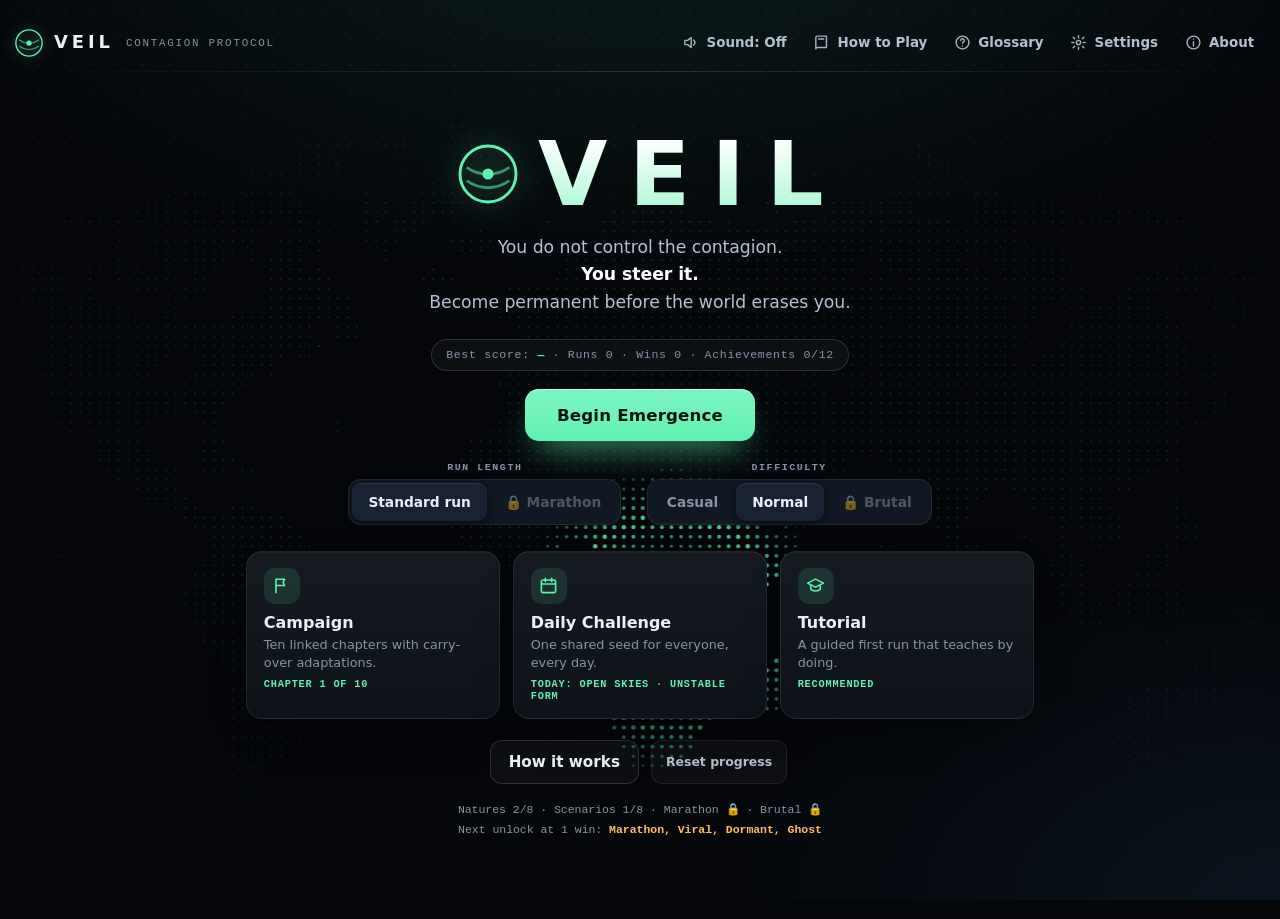
<file: index.html>
<!DOCTYPE html>
<html lang="en">
<head>
<meta charset="UTF-8"/>
<meta name="viewport" content="width=device-width, initial-scale=1.0"/>
<title>VEIL — Steer the Contagion</title>
<meta name="description" content="VEIL: steer an unstable contagion. Become permanent before the world erases you."/>
<style>
:root {
  --bg:#07090c; --panel:#0e1218; --panel2:#141a22; --border:#1e2633;
  --text:#e8ecf1; --muted:#8b95a8; --accent:#7cfcb0;
  --accent-dim:rgba(124,252,176,.12); --warn:#ffb454; --danger:#ff6b6b;
  --infect:#c4f542; --detect:#5b9fd4; --cure:#e8a0bf;
  --radius:12px; --font:"Segoe UI", system-ui, -apple-system, sans-serif;
}
*{box-sizing:border-box;margin:0;padding:0}
body{
  font-family:var(--font); background:var(--bg); color:var(--text);
  min-height:100vh; font-size:16px; line-height:1.5;
  background-image:
    radial-gradient(ellipse 80% 50% at 50% -20%, rgba(124,252,176,.06), transparent),
    radial-gradient(ellipse 40% 30% at 100% 100%, rgba(91,159,212,.04), transparent);
  -webkit-tap-highlight-color:transparent;
}
button{font-family:inherit;cursor:pointer;border:none;border-radius:8px;font-weight:600;transition:transform .12s,background .12s,border-color .12s}
button:active{transform:scale(.97)}
button:disabled{opacity:.4;cursor:not-allowed;transform:none}
.shell{max-width:1100px;margin:0 auto;padding:.85rem .85rem 3rem}
.header{display:flex;justify-content:space-between;align-items:center;padding:.65rem 0;border-bottom:1px solid var(--border);margin-bottom:1.1rem;gap:.5rem;flex-wrap:wrap}
.logo{font-weight:800;font-size:1.4rem;letter-spacing:.12em;color:var(--accent)}
.logo span{color:var(--muted);font-weight:500;letter-spacing:0;font-size:.88rem;margin-left:.4rem}
.nav{display:flex;gap:.25rem;align-items:center}
.nav button{background:transparent;color:var(--muted);padding:.4rem .65rem;font-size:.88rem}
.nav button:hover{color:var(--text)}
.nav button.on{color:var(--accent)}
.screen{display:none}
.screen.active{display:block;animation:fadeIn .28s ease}
@keyframes fadeIn{from{opacity:0;transform:translateY(4px)}to{opacity:1;transform:none}}
@keyframes pulse{0%{filter:brightness(1.4)}100%{filter:brightness(1)}}
@keyframes flashRed{0%{box-shadow:inset 0 0 40px rgba(255,80,80,.25)}100%{box-shadow:none}}
@keyframes flashGreen{0%{box-shadow:inset 0 0 40px rgba(124,252,176,.2)}100%{box-shadow:none}}
body.flash-bad{animation:flashRed .5s ease}
body.flash-good{animation:flashGreen .5s ease}

.hero{text-align:center;padding:2.2rem .75rem 1.8rem}
.hero h1{font-size:clamp(2.5rem,8vw,3.9rem);font-weight:800;letter-spacing:.18em;color:var(--accent);margin-bottom:.45rem}
.hero .tag{color:var(--muted);font-size:1.1rem;max-width:420px;margin:0 auto 1.3rem}
.hero .tag em{color:var(--text);font-style:normal}
.btn-main{background:linear-gradient(180deg,#9affc8,#5ee0a0);color:#04140c;padding:.85rem 1.7rem;font-size:1.06rem;border-radius:10px;box-shadow:0 4px 22px rgba(124,252,176,.25);min-height:48px}
.btn-main:hover{filter:brightness(1.05)}
.btn-ghost{background:var(--panel2);color:var(--text);border:1px solid var(--border);padding:.6rem 1.1rem;font-size:.95rem;min-height:44px}
.btn-ghost:hover{border-color:var(--muted)}
.modes{display:flex;flex-wrap:wrap;gap:.55rem;justify-content:center;margin-top:.9rem}
.score-pill{display:inline-flex;gap:.35rem;background:var(--panel2);border:1px solid var(--border);border-radius:999px;padding:.3rem .75rem;font-size:.88rem;color:var(--muted);margin-bottom:.7rem}
.score-pill strong{color:var(--accent)}
.unlocks{font-size:.82rem;color:var(--muted);margin-top:.8rem}
.unlocks strong{color:var(--warn)}

.section-title{text-align:center;margin-bottom:.3rem;font-size:1.3rem}
.section-sub{text-align:center;color:var(--muted);font-size:.95rem;margin-bottom:.9rem}
.natures,.scenarios{display:grid;grid-template-columns:repeat(auto-fit,minmax(190px,1fr));gap:.7rem;margin:1rem 0}
.nature-card,.scenario-card{background:var(--panel);border:1px solid var(--border);border-radius:var(--radius);padding:1rem;cursor:pointer;text-align:left;transition:border-color .15s,box-shadow .15s;min-height:120px}
.nature-card:hover,.nature-card.selected,.scenario-card:hover,.scenario-card.selected{border-color:var(--accent);box-shadow:0 0 0 1px var(--accent-dim)}
.nature-card.locked{opacity:.45;cursor:not-allowed}
.nature-card h3,.scenario-card h3{font-size:1.08rem;margin-bottom:.25rem;color:var(--accent)}
.nature-card p,.scenario-card p{font-size:.86rem;color:var(--muted)}
.nature-card .stat,.scenario-card .stat{font-size:.8rem;color:var(--warn);margin-top:.4rem}

.hud{display:grid;grid-template-columns:repeat(5,1fr);gap:.4rem;margin-bottom:.65rem}
@media(max-width:700px){.hud{grid-template-columns:repeat(3,1fr)}}
@media(max-width:400px){.hud{grid-template-columns:1fr 1fr}}
.stat-box{background:var(--panel);border:1px solid var(--border);border-radius:10px;padding:.5rem .55rem;text-align:center}
.stat-box .label{font-size:.7rem;text-transform:uppercase;letter-spacing:.06em;color:var(--muted)}
.stat-box .val{font-size:1.22rem;font-weight:800;margin-top:.08rem}
.stat-box.infect .val{color:var(--infect)}
.stat-box.detect .val{color:var(--detect)}
.stat-box.cure .val{color:var(--cure)}
.stat-box.influence .val{color:var(--accent)}
.stat-box.stable .val{color:var(--warn)}

.race{display:grid;grid-template-columns:1fr 1fr;gap:.45rem;margin-bottom:.75rem}
@media(max-width:520px){.race{grid-template-columns:1fr}}
.race-item{background:var(--panel);border:1px solid var(--border);border-radius:10px;padding:.45rem .65rem}
.race-item .rl{font-size:.7rem;text-transform:uppercase;letter-spacing:.05em;color:var(--muted);margin-bottom:.25rem;display:flex;justify-content:space-between}
.race-item .rl b{color:var(--text);font-weight:700}
.race-track{height:9px;border-radius:5px;background:#1a2030;overflow:hidden}
.race-track i{display:block;height:100%;border-radius:5px;transition:width .4s ease}
.race-track.you i{background:linear-gradient(90deg,#8fd94f,var(--infect))}
.race-track.them i{background:linear-gradient(90deg,#c77b9a,var(--cure))}

.phase-blurb{font-size:.86rem;color:var(--muted);background:var(--panel);border:1px solid var(--border);border-radius:10px;padding:.48rem .7rem;margin-bottom:.6rem}
.turn-bar{display:flex;justify-content:space-between;align-items:center;flex-wrap:wrap;gap:.3rem;margin-bottom:.55rem;font-size:.9rem;color:var(--muted)}
.turn-bar strong{color:var(--text)}

.map-wrap{background:var(--panel);border:1px solid var(--border);border-radius:var(--radius);padding:.85rem;margin-bottom:.85rem}
.map-title{font-size:.78rem;color:var(--muted);text-transform:uppercase;letter-spacing:.07em;margin-bottom:.55rem}
.map-grid{display:grid;grid-template-columns:repeat(auto-fill,minmax(104px,1fr));gap:.35rem}
.region{
  border:1px solid var(--border);border-radius:8px;padding:.45rem .4rem;font-size:.78rem;cursor:pointer;
  min-height:68px;display:flex;flex-direction:column;justify-content:space-between;
  transition:border-color .15s,transform .1s,box-shadow .2s;background:#121820;
}
.region:hover{border-color:var(--muted);transform:translateY(-1px)}
.region.selected{border-color:var(--accent);box-shadow:0 0 0 1px var(--accent-dim)}
.region.origin{box-shadow:inset 0 0 0 1px rgba(124,252,176,.45)}
.region .rname{font-weight:700;font-size:.82rem;line-height:1.15}
.region .rpct{font-size:.74rem;font-weight:700;color:var(--infect)}
.region .rdet{font-size:.68rem;color:var(--detect)}
.region.lvl0{background:#121820}
.region.lvl1{background:rgba(196,245,66,.08);border-color:rgba(196,245,66,.22)}
.region.lvl2{background:rgba(196,245,66,.15);border-color:rgba(196,245,66,.38)}
.region.lvl3{background:rgba(196,245,66,.26);border-color:rgba(196,245,66,.52)}
.region.lvl4{background:rgba(196,245,66,.38);border-color:rgba(196,245,66,.68)}
.region.sealed-hard{outline:1px solid rgba(255,180,84,.55)}
.region.pulse{animation:pulse .4s ease}
.legend{font-size:.76rem;color:var(--muted);margin-top:.5rem}
.legend span{margin-right:.65rem}

.row{display:grid;grid-template-columns:1fr 1fr;gap:.85rem}
@media(max-width:720px){.row{grid-template-columns:1fr}}
.panel{background:var(--panel);border:1px solid var(--border);border-radius:var(--radius);padding:.9rem}
.panel h3{font-size:.94rem;margin-bottom:.5rem;color:var(--accent)}
.delta{font-size:.84rem;color:var(--muted);background:var(--panel2);border-radius:8px;padding:.45rem .55rem;margin-bottom:.55rem;min-height:2.5em;line-height:1.4}
.delta .up{color:var(--infect);font-weight:700}
.delta .down{color:var(--danger);font-weight:700}
.log{max-height:180px;overflow-y:auto;font-size:.86rem;color:var(--muted);-webkit-overflow-scrolling:touch}
.log div{padding:.22rem 0;border-bottom:1px solid rgba(30,38,51,.55)}
.log .good{color:var(--infect)}
.log .bad{color:var(--danger)}
.log .warn{color:var(--warn)}
.log .sys{color:var(--detect)}
.actions{display:flex;flex-wrap:wrap;gap:.45rem;margin-top:.65rem}
.actions button{background:var(--panel2);color:var(--text);border:1px solid var(--border);padding:.55rem .85rem;font-size:.88rem;min-height:44px}
.actions button:hover:not(:disabled){border-color:var(--accent);color:var(--accent)}
.actions button.primary{background:var(--accent-dim);border-color:rgba(124,252,176,.45);color:var(--accent);flex:1}
.mut-grid{display:grid;grid-template-columns:1fr 1fr;gap:.35rem}
@media(max-width:400px){.mut-grid{grid-template-columns:1fr}}
.mut-btn{background:var(--panel2);border:1px solid var(--border);border-radius:8px;padding:.55rem .6rem;text-align:left;color:var(--text);font-size:.84rem;min-height:52px}
.mut-btn:hover:not(:disabled){border-color:var(--accent)}
.mut-btn strong{display:block;color:var(--accent);font-size:.88rem;margin-bottom:.1rem}
.mut-btn span{color:var(--muted);font-size:.76rem}
.mut-btn .cost{color:var(--warn)}
.traits{display:grid;grid-template-columns:repeat(3,1fr);gap:.3rem;margin-bottom:.5rem;font-size:.78rem}
.trait{background:var(--panel2);border-radius:6px;padding:.32rem .4rem;text-align:center;color:var(--muted)}
.trait b{display:block;color:var(--text);font-size:.9rem}
.tip{font-size:.84rem;color:var(--warn);background:rgba(255,180,84,.08);border:1px solid rgba(255,180,84,.28);border-radius:8px;padding:.45rem .6rem;margin-bottom:.55rem}
.pressure{font-size:.8rem;color:var(--muted);margin-top:.35rem}
.pressure b{color:var(--text)}

.end-box{max-width:440px;margin:1.8rem auto;text-align:center;background:var(--panel);border:1px solid var(--border);border-radius:16px;padding:1.8rem 1.3rem}
.end-box h2{font-size:1.65rem;margin-bottom:.45rem}
.end-box.win h2{color:var(--accent)}
.end-box.lose h2{color:var(--danger)}
.end-box p{color:var(--muted);margin-bottom:.7rem;font-size:1rem}
.best-box{font-size:.9rem;color:var(--muted)}
.best-box strong{color:var(--accent)}
.modal-bg{position:fixed;inset:0;background:rgba(0,0,0,.78);display:flex;align-items:center;justify-content:center;z-index:50;padding:1rem}
.modal{background:var(--panel);border:1px solid var(--border);border-radius:14px;padding:1.4rem;max-width:420px;width:100%;max-height:88vh;overflow-y:auto}
.modal h2{margin-bottom:.65rem;font-size:1.25rem}
.modal p{color:var(--muted);font-size:.95rem;margin-bottom:.5rem}
.hidden{display:none!important}
.toast{position:fixed;bottom:1.1rem;left:50%;transform:translateX(-50%);background:var(--panel2);border:1px solid var(--border);color:var(--text);padding:.5rem 1rem;border-radius:10px;font-size:.9rem;z-index:100;pointer-events:none;animation:fadeIn .2s;max-width:90%}
:focus-visible{outline:2px solid var(--accent);outline-offset:2px}
.region .rwarn{font-size:.66rem;color:var(--danger);font-weight:700}
.map-stage{container-type:inline-size;position:relative;aspect-ratio:1504/870;border-radius:12px;overflow:hidden;border:1px solid var(--border);background:radial-gradient(ellipse at 50% 42%,#0e211e 0,#050b0b 78%)}
.map-stage:before{content:"";position:absolute;inset:0;background-image:linear-gradient(rgba(80,200,170,.05) 1px,transparent 1px),linear-gradient(90deg,rgba(80,200,170,.05) 1px,transparent 1px);background-size:6.65% 11.5%}
.map-stage canvas{position:absolute;left:0;top:0}
.routes{position:absolute;inset:0;width:100%;height:100%;pointer-events:none}
.route{fill:none;stroke:rgba(110,200,230,.28);stroke-width:1.2;stroke-dasharray:5 7;animation:flow 1.6s linear infinite;vector-effect:non-scaling-stroke}
.route.live{stroke:rgba(150,255,190,.7);stroke-width:1.7}
@keyframes flow{to{stroke-dashoffset:-24}}
.fx{position:absolute;aspect-ratio:1;translate:-50% -50%;pointer-events:none}
.fx i{position:absolute;inset:0;border-radius:50%}
.fx .g{background:radial-gradient(circle,rgba(130,255,170,.55) 0,rgba(130,255,170,.18) 38%,transparent 70%);mix-blend-mode:screen;animation:breathe 3.2s ease-in-out infinite}
.fx .d{inset:14%;border:2px solid rgba(90,185,255,.9);box-shadow:0 0 16px rgba(90,185,255,.75),inset 0 0 14px rgba(90,185,255,.35)}
.fx .s{inset:-4%;border:2px dashed rgba(255,180,84,.95);animation:spin 14s linear infinite}
@keyframes breathe{50%{transform:scale(1.14)}}
@keyframes spin{to{transform:rotate(360deg)}}
.map-stage .region{position:absolute;translate:-50% -100%;margin-top:-9px;background:rgba(5,12,12,.8);padding:.18rem .42rem;border-radius:6px;display:flex;gap:.35rem;align-items:center;z-index:3;white-space:nowrap}
.map-stage .region .rname{font-size:.66rem;letter-spacing:.04em;text-transform:uppercase}
.map-stage .region>div:last-child{display:flex;gap:.3rem;align-items:center}
.map-stage .region:after{content:"";position:absolute;left:50%;bottom:-13px;width:9px;height:9px;translate:-50% 0;border-radius:50%;background:#fff;box-shadow:0 0 8px #7cfcb0}
.map-stage .region:hover{transform:scale(1.06)}
.map-stage .region.pulse{animation:hubpulse .5s}
@keyframes hubpulse{40%{transform:scale(1.18);box-shadow:0 0 18px rgba(130,255,170,.8)}}
@container (max-width:780px){.map-stage .region .rname,.map-stage .region .rdet{display:none}.map-stage .region.selected .rname{display:block}}
.fx .p{border:2px solid rgba(255,90,90,.95);box-shadow:0 0 18px rgba(255,90,90,.8);animation:ping .9s ease-out forwards}
@keyframes ping{from{transform:scale(.4);opacity:1}to{transform:scale(1.3);opacity:0}}
@media(prefers-reduced-motion:reduce){.route,.fx .g,.fx .s,.fx .p{animation:none}}
.diffbtn{background:var(--panel);border:1px solid var(--border);color:var(--muted);padding:.4rem .85rem;border-radius:8px;cursor:pointer;margin:0 .2rem;font:inherit}.diffbtn.on{border-color:var(--accent);color:var(--text)}
.map-stage .region.zero{padding:0;width:13px;height:13px;min-width:0;translate:-50% -50%;margin-top:0;border-radius:50%;background:rgba(220,255,240,.12);border:1px solid rgba(220,255,240,.35)}.map-stage .region.zero>*{display:none}.map-stage .region.zero:after{display:none}.route:not(.live){display:none}
#choice-opts button{display:block;width:100%;text-align:left;margin:.5rem 0;padding:.65rem .9rem;border-radius:10px}#choice-opts span{color:var(--muted);font-size:.85rem}.flight{fill:none;stroke:#bfffe0;stroke-width:2.2;stroke-dasharray:2400;stroke-dashoffset:2400;animation:fly 1.5s ease-out forwards;vector-effect:non-scaling-stroke;filter:drop-shadow(0 0 4px #7cfcb0)}.flight.sea{stroke:#7fd0ff;stroke-dasharray:8 6;stroke-dashoffset:0;animation:fade 2.4s ease-out forwards}@keyframes fly{to{stroke-dashoffset:0}}@keyframes fade{from{opacity:1}to{opacity:.15}}@media(prefers-reduced-motion:reduce){.flight{animation:none;stroke-dashoffset:0}}
.pillbtn{background:var(--panel);border:1px solid var(--border);color:var(--muted);padding:.4rem .85rem;border-radius:8px;cursor:pointer;margin:0 .2rem;font:inherit}.pillbtn.on{border-color:var(--accent);color:var(--text)}#camp-list button{display:block;width:100%;text-align:left;margin:.5rem 0;padding:.65rem .9rem}#camp-list span{color:var(--muted);font-size:.85rem}.pillbtn[aria-disabled=true]{opacity:.5;cursor:not-allowed}
.scenario-card.locked,.pillbtn.locked,.diffbtn.locked{opacity:.5;cursor:not-allowed}
.map-stage .region{display:flex!important;flex-direction:row!important;align-items:center;gap:.3rem;min-height:0!important;height:auto!important;width:auto!important;padding:.1rem .4rem!important;margin:0!important;translate:-50% -50%!important;border-radius:999px!important;background:rgba(6,14,13,.88)!important;border:1px solid rgba(160,255,200,.55);font-size:.64rem;line-height:1.2;z-index:3;transition:transform .15s}
.map-stage .region:after{display:none!important}
.map-stage .region .rname,.map-stage .region .rdet{display:none}
.map-stage .region>div:last-child{display:flex;gap:.25rem;align-items:center}
.map-stage .region .rpct{color:#eafff4;font-weight:700;font-size:.66rem}
.map-stage .region:hover,.map-stage .region:focus-visible,.map-stage .region.selected{z-index:12;transform:scale(1.08)}
.map-stage .region:hover .rname,.map-stage .region:focus-visible .rname,.map-stage .region.selected .rname,.map-stage .region:hover .rdet,.map-stage .region.selected .rdet{display:block}
.map-stage .region .rname{white-space:nowrap;font-weight:700;letter-spacing:.03em}
.map-stage .region.lvl2{border-color:#b6e64f}.map-stage .region.lvl3{border-color:#ffd54f}.map-stage .region.lvl4{border-color:#ff8a50}
.map-stage .region.zero{width:10px!important;height:10px!important;padding:0!important;background:rgba(200,255,230,.3)!important;border:1px solid rgba(200,255,230,.6)!important}
.map-stage .region.zero>*{display:none!important}
.map-stage .region.zero:hover{transform:scale(1.5)}
.flight{stroke-width:1.6;filter:none;opacity:.9;animation:fly 1.2s ease-out forwards,fade 3.2s ease-in 1s forwards}
.map-stage .region.edge-r{translate:-86% -50%!important}.map-stage .region.edge-l{translate:-14% -50%!important}@container (max-width:520px){.map-stage .region .rname{font-size:.56rem}.map-stage .region{font-size:.58rem}}
@media(max-width:640px){.shell{padding:.45rem .35rem 2.5rem}.map-wrap{margin-left:-.35rem;margin-right:-.35rem;padding:.35rem 0;border-left:0;border-right:0;border-radius:0}.map-stage{border-radius:0;border-left:0;border-right:0}.panel{padding:.7rem .65rem}.map-title,.legend{padding:0 .7rem}.end-box{padding:1.3rem .9rem}.modal{width:calc(100vw - 1rem)!important;max-width:none!important}}
.place-bar{display:flex;gap:.8rem;align-items:center;justify-content:space-between;flex-wrap:wrap;background:var(--panel);border:1px solid var(--accent);border-radius:var(--radius);padding:.7rem .85rem;margin-bottom:.85rem;font-size:.9rem}.place-bar #place-info{color:var(--muted);font-size:.8rem}.place-btns{display:flex;gap:.5rem;align-items:center}.place-btns .btn-main{padding:.55rem 1rem;width:auto}.placing .mut-grid,.placing #btn-advance{opacity:.4;pointer-events:none}@media(max-width:640px){.place-bar{margin:0 .35rem .6rem}}
.mut-tabs{display:flex;flex-wrap:wrap;gap:.3rem;margin-bottom:.5rem}.mut-tabs .pillbtn{margin:0;padding:.3rem .6rem;font-size:.78rem}#camp-list{max-height:58vh;overflow:auto}
.stat-box .sub{font-size:.68rem;color:var(--muted);margin-top:.1rem}.stat-box.influence{cursor:pointer}.stat-box .qm{display:inline-block;width:1.05em;height:1.05em;line-height:1.05em;text-align:center;border:1px solid var(--muted);border-radius:50%;font-size:.65em;color:var(--muted);margin-left:.2rem}.mut-btn.afford{box-shadow:0 0 0 1px var(--accent),0 0 12px rgba(124,252,176,.22)}.mut-btn .need{display:block;font-style:normal;font-size:.72rem;color:var(--muted)}#tut-ring{display:none;position:fixed;z-index:60;border:2px solid var(--accent);border-radius:12px;box-shadow:0 0 0 9999px rgba(0,0,0,.58);pointer-events:none;transition:all .25s}#tut-card{display:none;position:fixed;z-index:61;left:50%;bottom:14px;transform:translateX(-50%);width:min(440px,calc(100vw - 20px));background:var(--panel);border:1px solid var(--accent);border-radius:14px;padding:.9rem 1rem;box-shadow:0 10px 40px rgba(0,0,0,.6)}#tut-card h3{margin:.15rem 0 .35rem;color:var(--accent);font-size:1.05rem}#tut-card p{margin:0 0 .7rem;font-size:.92rem;line-height:1.45}.tut-step{font-size:.72rem;color:var(--muted);text-transform:uppercase;letter-spacing:.06em}.tut-btns{display:flex;gap:.5rem;align-items:center;justify-content:space-between}@media(prefers-reduced-motion:reduce){#tut-ring{transition:none}}
.set-row{display:flex;align-items:center;justify-content:space-between;gap:.8rem;margin:.6rem 0}.set-row label{display:flex;align-items:center;gap:.5rem;cursor:pointer}.set-row input[type=range]{width:42%;accent-color:var(--accent)}
body.big{font-size:18.5px}body.rm *,body.rm *::before,body.rm *::after{animation:none!important;transition:none!important}
body.cb{--accent:#56b4e9;--accent-dim:rgba(86,180,233,.14);--infect:#f0e442;--detect:#cc79a7;--cure:#e69f00;--warn:#e69f00;--danger:#d55e00}
body.cb .btn-main{background:linear-gradient(180deg,#8fd0f5,#56b4e9)!important;color:#05131d!important;box-shadow:0 0 18px rgba(86,180,233,.3)}
body.cb .fx .g{background:radial-gradient(circle,rgba(240,228,66,.55) 0,rgba(240,228,66,.18) 38%,transparent 70%)}
body.cb .fx .d{border-color:#cc79a7;box-shadow:0 0 16px rgba(204,121,167,.75),inset 0 0 14px rgba(204,121,167,.35)}
body.cb .fx .s{border-color:#fff}
body.cb .route.live{stroke:rgba(240,228,66,.75)}body.cb .flight{stroke:#f0e442}body.cb .flight.sea{stroke:#56b4e9}
body.cb .mut-btn.afford{box-shadow:0 0 0 1px var(--accent),0 0 12px rgba(86,180,233,.28)}
body.cb .map-stage .region.lvl1{border-color:#56b4e9}body.cb .map-stage .region.lvl2{border-color:#f0e442}body.cb .map-stage .region.lvl3{border-color:#e69f00}body.cb .map-stage .region.lvl4{border-color:#d55e00}

#topbar{position:sticky;top:0;z-index:20;background:rgba(7,10,13,.95);backdrop-filter:blur(8px);padding:.3rem 0 .4rem}
#topbar .head{display:flex;align-items:center;justify-content:space-between;gap:.8rem;margin-bottom:.3rem}
#topbar .phase-blurb{flex:1;min-width:0;margin:0;padding:.25rem .6rem;font-size:.78rem;white-space:nowrap;overflow:hidden;text-overflow:ellipsis}
#topbar .turn-bar{margin:0;font-size:.8rem;white-space:nowrap}
#topbar .hud{display:grid;grid-template-columns:repeat(5,1fr)!important;gap:.35rem;margin:0 0 .35rem}
#topbar .stat-box{padding:.28rem .2rem}
#topbar .stat-box .label{font-size:.58rem;letter-spacing:.04em}
#topbar .stat-box .val{font-size:1.05rem;line-height:1.15}
#topbar .stat-box .sub{font-size:.6rem;margin:0}
#topbar .race{grid-template-columns:1fr 1fr!important;gap:.4rem;margin:0}
#topbar .race-item{padding:.22rem .5rem}
#topbar .rl{font-size:.66rem}
#advance-bar .actions{margin:0}
#advance-bar button{width:100%}
@media(min-width:1001px){
 .shell{max-width:1280px}
 #game-main{display:grid;grid-template-columns:minmax(0,1.45fr) minmax(360px,1fr);gap:.7rem;align-items:start}
 #col-left{position:sticky;top:calc(var(--tb,150px) + 6px);display:flex;flex-direction:column;gap:.5rem}
 #col-left .map-title{display:none}
 #col-left .map-wrap{padding:.4rem .5rem .3rem;margin:0}
 #col-left .map-stage{width:min(100%,max(380px,calc((100vh - 470px)*1.728)));margin:0 auto}
 #dock{display:grid;grid-template-columns:1fr 1fr;gap:.5rem}
 #dock>.panel{max-height:150px;overflow:auto;margin:0;padding:.5rem .7rem}
 #region-panel{order:1}#log-panel,#dock>.place-bar{order:2}
 body.placing #log-panel{display:none}
 #dock>.place-bar{max-height:150px;margin:0!important;flex-direction:column;align-items:stretch!important;justify-content:space-between;gap:.4rem;padding:.5rem .7rem;font-size:.82rem}
 #dock>.place-bar .place-btns{justify-content:space-between}
 #dock>.panel h3{margin:.1rem 0 .3rem;font-size:.9rem}
 #dock-tabs{display:none}
 #col-right .panel{margin:0}
 #advance-bar{position:sticky;bottom:8px;z-index:6;margin-top:.6rem;background:var(--bg);padding:.3rem 0}
}
@media(max-height:700px) and (min-width:1001px){#col-left{position:static}}
@media(max-width:640px){.nav{flex-wrap:wrap;gap:.1rem .6rem;justify-content:flex-end}.nav button{padding:.25rem .3rem;font-size:.82rem}}
@media(max-width:1000px){
 #game-main{display:flex;flex-direction:column}
 #col-left{display:contents}
 .map-wrap{order:1}
 #dock-tabs{order:2}
 #dock{order:3}
 #col-right{order:4}
 #topbar .phase-blurb{display:none}
 #topbar .head{justify-content:flex-start;margin-bottom:.2rem}
 .map-wrap{position:sticky;top:var(--tb,110px);z-index:15;background:var(--bg);padding:.3rem 0 .1rem!important}
 .map-title{display:none}
 .legend{font-size:.6rem;padding:0 .5rem}
 #dock-tabs{display:flex;gap:.35rem;margin:0 0 .5rem;position:sticky;top:calc(var(--tb,110px) + var(--mh,240px));z-index:14;background:var(--bg);padding:.35rem 0}
 #dock-tabs .pillbtn{margin:0;flex:1}
 #dock>.panel{margin:0 0 .6rem;max-height:none}
 #screen-game[data-tab="mut"] #dock>.panel{display:none}
 #screen-game:not([data-tab="mut"]) #mut-panel{display:none}
 #screen-game[data-tab="log"] #region-panel{display:none}
 #screen-game[data-tab="region"] #log-panel{display:none}
 #advance-bar{position:fixed;left:0;right:0;bottom:0;z-index:30;padding:.5rem .7rem calc(.5rem + env(safe-area-inset-bottom));background:rgba(7,10,13,.97);border-top:1px solid var(--border)}
 #screen-game{padding-bottom:84px}
 body.placing #advance-bar{display:none}
 .place-bar{position:fixed!important;left:.35rem;right:.35rem;bottom:.35rem;z-index:31;margin:0!important;padding:.5rem .7rem!important;font-size:.82rem;gap:.4rem!important}
 .place-bar>div:first-child{flex:1 1 100%}
 .place-bar #place-info{font-size:.72rem}
 .place-btns{width:100%}
 .place-btns .btn-main{flex:1}
 body.placing #screen-game{padding-bottom:150px}
 #tut-card{bottom:88px}
 .toast{bottom:5.2rem}
 #topbar .rl span{overflow:hidden;text-overflow:ellipsis;white-space:nowrap;min-width:0}
 #topbar .rl{gap:.3rem}
}
:root{--i-sound:url("data:image/svg+xml,%3Csvg%20xmlns%3D%22http%3A%2F%2Fwww.w3.org%2F2000%2Fsvg%22%20viewBox%3D%220%200%2024%2024%22%20fill%3D%22none%22%20stroke%3D%22black%22%20stroke-width%3D%222%22%20stroke-linecap%3D%22round%22%20stroke-linejoin%3D%22round%22%3E%3Cpath%20d%3D%22M4%209v6h4l5%204V5L8%209H4z%22%2F%3E%3Cpath%20d%3D%22M16.5%208.5a5%205%200%200%201%200%207%22%2F%3E%3C%2Fsvg%3E");--i-book:url("data:image/svg+xml,%3Csvg%20xmlns%3D%22http%3A%2F%2Fwww.w3.org%2F2000%2Fsvg%22%20viewBox%3D%220%200%2024%2024%22%20fill%3D%22none%22%20stroke%3D%22black%22%20stroke-width%3D%222%22%20stroke-linecap%3D%22round%22%20stroke-linejoin%3D%22round%22%3E%3Cpath%20d%3D%22M4%205a2%202%200%200%201%202-2h13v16H6a2%202%200%200%200-2%202V5z%22%2F%3E%3Cpath%20d%3D%22M8%207h7%22%2F%3E%3C%2Fsvg%3E");--i-help:url("data:image/svg+xml,%3Csvg%20xmlns%3D%22http%3A%2F%2Fwww.w3.org%2F2000%2Fsvg%22%20viewBox%3D%220%200%2024%2024%22%20fill%3D%22none%22%20stroke%3D%22black%22%20stroke-width%3D%222%22%20stroke-linecap%3D%22round%22%20stroke-linejoin%3D%22round%22%3E%3Ccircle%20cx%3D%2212%22%20cy%3D%2212%22%20r%3D%229%22%2F%3E%3Cpath%20d%3D%22M9.5%209.2a2.5%202.5%200%201%201%203.6%202.2c-.7.4-1.1%201-1.1%201.8M12%2017h.01%22%2F%3E%3C%2Fsvg%3E");--i-gear:url("data:image/svg+xml,%3Csvg%20xmlns%3D%22http%3A%2F%2Fwww.w3.org%2F2000%2Fsvg%22%20viewBox%3D%220%200%2024%2024%22%20fill%3D%22none%22%20stroke%3D%22black%22%20stroke-width%3D%222%22%20stroke-linecap%3D%22round%22%20stroke-linejoin%3D%22round%22%3E%3Ccircle%20cx%3D%2212%22%20cy%3D%2212%22%20r%3D%223%22%2F%3E%3Cpath%20d%3D%22M12%202.5v3M12%2018.5v3M4.5%204.5l2.1%202.1M17.4%2017.4l2.1%202.1M2.5%2012h3M18.5%2012h3M4.5%2019.5l2.1-2.1M17.4%206.6l2.1-2.1%22%2F%3E%3C%2Fsvg%3E");--i-info:url("data:image/svg+xml,%3Csvg%20xmlns%3D%22http%3A%2F%2Fwww.w3.org%2F2000%2Fsvg%22%20viewBox%3D%220%200%2024%2024%22%20fill%3D%22none%22%20stroke%3D%22black%22%20stroke-width%3D%222%22%20stroke-linecap%3D%22round%22%20stroke-linejoin%3D%22round%22%3E%3Ccircle%20cx%3D%2212%22%20cy%3D%2212%22%20r%3D%229%22%2F%3E%3Cpath%20d%3D%22M12%2011v6M12%207.5h.01%22%2F%3E%3C%2Fsvg%3E");--i-eye:url("data:image/svg+xml,%3Csvg%20xmlns%3D%22http%3A%2F%2Fwww.w3.org%2F2000%2Fsvg%22%20viewBox%3D%220%200%2024%2024%22%20fill%3D%22none%22%20stroke%3D%22black%22%20stroke-width%3D%222%22%20stroke-linecap%3D%22round%22%20stroke-linejoin%3D%22round%22%3E%3Cpath%20d%3D%22M2%2012s3.5-7%2010-7%2010%207%2010%207-3.5%207-10%207S2%2012%202%2012z%22%2F%3E%3Ccircle%20cx%3D%2212%22%20cy%3D%2212%22%20r%3D%223%22%2F%3E%3C%2Fsvg%3E");--i-flask:url("data:image/svg+xml,%3Csvg%20xmlns%3D%22http%3A%2F%2Fwww.w3.org%2F2000%2Fsvg%22%20viewBox%3D%220%200%2024%2024%22%20fill%3D%22none%22%20stroke%3D%22black%22%20stroke-width%3D%222%22%20stroke-linecap%3D%22round%22%20stroke-linejoin%3D%22round%22%3E%3Cpath%20d%3D%22M9%203h6M10%203v6L4.5%2019a1.5%201.5%200%200%200%201.3%202.2h12.4a1.5%201.5%200%200%200%201.3-2.2L14%209V3%22%2F%3E%3Cpath%20d%3D%22M7.5%2014h9%22%2F%3E%3C%2Fsvg%3E");--i-bolt:url("data:image/svg+xml,%3Csvg%20xmlns%3D%22http%3A%2F%2Fwww.w3.org%2F2000%2Fsvg%22%20viewBox%3D%220%200%2024%2024%22%20fill%3D%22none%22%20stroke%3D%22black%22%20stroke-width%3D%222%22%20stroke-linecap%3D%22round%22%20stroke-linejoin%3D%22round%22%3E%3Cpath%20d%3D%22M13%202%204%2014h7l-1%208%209-12h-7l1-8z%22%2F%3E%3C%2Fsvg%3E");--i-virus:url("data:image/svg+xml,%3Csvg%20xmlns%3D%22http%3A%2F%2Fwww.w3.org%2F2000%2Fsvg%22%20viewBox%3D%220%200%2024%2024%22%20fill%3D%22none%22%20stroke%3D%22black%22%20stroke-width%3D%222%22%20stroke-linecap%3D%22round%22%20stroke-linejoin%3D%22round%22%3E%3Ccircle%20cx%3D%2212%22%20cy%3D%2212%22%20r%3D%224%22%2F%3E%3Cpath%20d%3D%22M12%202v3M12%2019v3M2%2012h3M19%2012h3M5%205l2%202M17%2017l2%202M19%205l-2%202M7%2017l-2%202%22%2F%3E%3C%2Fsvg%3E");--i-shield:url("data:image/svg+xml,%3Csvg%20xmlns%3D%22http%3A%2F%2Fwww.w3.org%2F2000%2Fsvg%22%20viewBox%3D%220%200%2024%2024%22%20fill%3D%22none%22%20stroke%3D%22black%22%20stroke-width%3D%222%22%20stroke-linecap%3D%22round%22%20stroke-linejoin%3D%22round%22%3E%3Cpath%20d%3D%22M12%203%204%206v6c0%205%203.5%208%208%209%204.5-1%208-4%208-9V6l-8-3z%22%2F%3E%3C%2Fsvg%3E");--i-dna:url("data:image/svg+xml,%3Csvg%20xmlns%3D%22http%3A%2F%2Fwww.w3.org%2F2000%2Fsvg%22%20viewBox%3D%220%200%2024%2024%22%20fill%3D%22none%22%20stroke%3D%22black%22%20stroke-width%3D%222%22%20stroke-linecap%3D%22round%22%20stroke-linejoin%3D%22round%22%3E%3Cpath%20d%3D%22M8%203c0%205%208%205%208%209s-8%204-8%209M16%203c0%205-8%205-8%209s8%204%208%209M9%207h6M9%2017h6%22%2F%3E%3C%2Fsvg%3E");--i-pin:url("data:image/svg+xml,%3Csvg%20xmlns%3D%22http%3A%2F%2Fwww.w3.org%2F2000%2Fsvg%22%20viewBox%3D%220%200%2024%2024%22%20fill%3D%22none%22%20stroke%3D%22black%22%20stroke-width%3D%222%22%20stroke-linecap%3D%22round%22%20stroke-linejoin%3D%22round%22%3E%3Cpath%20d%3D%22M12%2021s7-6.2%207-11a7%207%200%201%200-14%200c0%204.8%207%2011%207%2011z%22%2F%3E%3Ccircle%20cx%3D%2212%22%20cy%3D%2210%22%20r%3D%222.5%22%2F%3E%3C%2Fsvg%3E");--i-list:url("data:image/svg+xml,%3Csvg%20xmlns%3D%22http%3A%2F%2Fwww.w3.org%2F2000%2Fsvg%22%20viewBox%3D%220%200%2024%2024%22%20fill%3D%22none%22%20stroke%3D%22black%22%20stroke-width%3D%222%22%20stroke-linecap%3D%22round%22%20stroke-linejoin%3D%22round%22%3E%3Cpath%20d%3D%22M4%206h16M4%2012h16M4%2018h10%22%2F%3E%3C%2Fsvg%3E");--i-play:url("data:image/svg+xml,%3Csvg%20xmlns%3D%22http%3A%2F%2Fwww.w3.org%2F2000%2Fsvg%22%20viewBox%3D%220%200%2024%2024%22%20fill%3D%22none%22%20stroke%3D%22black%22%20stroke-width%3D%222%22%20stroke-linecap%3D%22round%22%20stroke-linejoin%3D%22round%22%3E%3Cpath%20d%3D%22M7%204.5l13%207.5-13%207.5V4.5z%22%2F%3E%3C%2Fsvg%3E");--i-calendar:url("data:image/svg+xml,%3Csvg%20xmlns%3D%22http%3A%2F%2Fwww.w3.org%2F2000%2Fsvg%22%20viewBox%3D%220%200%2024%2024%22%20fill%3D%22none%22%20stroke%3D%22black%22%20stroke-width%3D%222%22%20stroke-linecap%3D%22round%22%20stroke-linejoin%3D%22round%22%3E%3Crect%20x%3D%223%22%20y%3D%225%22%20width%3D%2218%22%20height%3D%2216%22%20rx%3D%222%22%2F%3E%3Cpath%20d%3D%22M8%203v4M16%203v4M3%2010h18%22%2F%3E%3C%2Fsvg%3E");--i-flag:url("data:image/svg+xml,%3Csvg%20xmlns%3D%22http%3A%2F%2Fwww.w3.org%2F2000%2Fsvg%22%20viewBox%3D%220%200%2024%2024%22%20fill%3D%22none%22%20stroke%3D%22black%22%20stroke-width%3D%222%22%20stroke-linecap%3D%22round%22%20stroke-linejoin%3D%22round%22%3E%3Cpath%20d%3D%22M5%2021V4M5%204h11l-2%204%202%204H5%22%2F%3E%3C%2Fsvg%3E");--i-cap:url("data:image/svg+xml,%3Csvg%20xmlns%3D%22http%3A%2F%2Fwww.w3.org%2F2000%2Fsvg%22%20viewBox%3D%220%200%2024%2024%22%20fill%3D%22none%22%20stroke%3D%22black%22%20stroke-width%3D%222%22%20stroke-linecap%3D%22round%22%20stroke-linejoin%3D%22round%22%3E%3Cpath%20d%3D%22M2%209l10-5%2010%205-10%205L2%209z%22%2F%3E%3Cpath%20d%3D%22M6%2011v5c0%201.5%203%203%206%203s6-1.5%206-3v-5%22%2F%3E%3C%2Fsvg%3E");--i-check:url("data:image/svg+xml,%3Csvg%20xmlns%3D%22http%3A%2F%2Fwww.w3.org%2F2000%2Fsvg%22%20viewBox%3D%220%200%2024%2024%22%20fill%3D%22none%22%20stroke%3D%22black%22%20stroke-width%3D%222%22%20stroke-linecap%3D%22round%22%20stroke-linejoin%3D%22round%22%3E%3Cpath%20d%3D%22M5%2012.5l4.5%204.5L19%207.5%22%2F%3E%3C%2Fsvg%3E");}
/* ===================== VEIL THEME v2 : design system ===================== */
:root{
 --bg:#04060a;--surface:#0b1017;--surface2:#111823;--surface3:#192233;--panel:var(--surface);--panel2:var(--surface2);
 --border:rgba(255,255,255,.075);--line:rgba(255,255,255,.075);--line2:rgba(255,255,255,.14);
 --text:#eaf0f8;--text2:#b4c0d1;--muted:#8794a8;
 --accent:#5df2b1;--accent-dim:rgba(93,242,177,.12);--infect:#c9f84b;--detect:#5eb6ff;--cure:#ff80b2;--warn:#ffbf5e;--danger:#ff6b6b;
 --radius:16px;--r2:12px;--r3:9px;
 --font:Inter,"SF Pro Display","Segoe UI Variable Display","Segoe UI",system-ui,-apple-system,Roboto,"Helvetica Neue",Arial,sans-serif;
 --mono:ui-monospace,"SF Mono","JetBrains Mono",Menlo,Consolas,"Liberation Mono",monospace;
 --glass:linear-gradient(180deg,rgba(255,255,255,.04),rgba(255,255,255,.012));
 --shadow:0 1px 0 rgba(255,255,255,.04) inset,0 18px 40px -20px rgba(0,0,0,.8);
}
html{color-scheme:dark}
body{font-family:var(--font);font-size:15.5px;letter-spacing:-.003em;-webkit-font-smoothing:antialiased;background-color:var(--bg);
 background-image:radial-gradient(1200px 620px at 50% -12%,color-mix(in srgb,var(--accent) 10%,transparent),transparent 62%),radial-gradient(900px 520px at 100% 100%,color-mix(in srgb,var(--detect) 8%,transparent),transparent 62%);background-attachment:fixed}
body.big{font-size:18.5px}
body::before{content:"";position:fixed;inset:0;background-image:radial-gradient(rgba(255,255,255,.045) 1px,transparent 1px);background-size:26px 26px;pointer-events:none;z-index:0;-webkit-mask-image:linear-gradient(180deg,#000,transparent 80%);mask-image:linear-gradient(180deg,#000,transparent 80%)}
.shell{position:relative;z-index:1}
::selection{background:color-mix(in srgb,var(--accent) 35%,transparent)}
*{scrollbar-width:thin;scrollbar-color:rgba(255,255,255,.18) transparent}
button{border-radius:10px;letter-spacing:0}
:focus-visible{outline:2px solid var(--accent);outline-offset:2px;border-radius:8px}

/* header */
.header{border:0;margin:0 0 1rem;padding:.75rem 0;position:relative}
.header::after{content:"";position:absolute;left:0;right:0;bottom:0;height:1px;background:linear-gradient(90deg,transparent,var(--line2),transparent)}
.logo{display:flex;align-items:center;gap:.65rem;font-weight:800;letter-spacing:.22em;font-size:1.12rem;color:var(--text)}
.logo .mark{width:30px;height:30px;color:var(--accent);filter:drop-shadow(0 0 8px color-mix(in srgb,var(--accent) 55%,transparent))}
.logo span{font:500 .68rem var(--mono);letter-spacing:.16em;text-transform:uppercase;color:var(--muted);margin-left:.1rem}
.nav{gap:.15rem}
.nav button{display:flex;align-items:center;gap:.45rem;padding:.48rem .7rem;border-radius:11px;color:var(--text2);background:transparent;border:1px solid transparent;font-weight:600;font-size:.84rem}
.nav button:hover{background:rgba(255,255,255,.055);color:var(--text)}
.nav button.on{color:var(--accent);background:var(--accent-dim)}
.nav button::before{content:"";width:17px;height:17px;flex:none;background:currentColor;-webkit-mask:var(--ic) center/contain no-repeat;mask:var(--ic) center/contain no-repeat;opacity:.92}
#btn-sound{--ic:var(--i-sound)}#btn-how{--ic:var(--i-book)}#btn-help{--ic:var(--i-help)}#btn-settings{--ic:var(--i-gear)}#btn-about{--ic:var(--i-info)}

/* buttons */
.btn-main{background:linear-gradient(180deg,color-mix(in srgb,var(--accent) 80%,#fff),var(--accent));color:#03130b;border-radius:14px;padding:.95rem 2rem;font-weight:800;font-size:1.04rem;letter-spacing:.01em;min-height:52px;
 box-shadow:0 16px 36px -14px color-mix(in srgb,var(--accent) 80%,transparent),0 1px 0 rgba(255,255,255,.5) inset;transition:transform .15s,box-shadow .2s,filter .15s}
.btn-main:hover{filter:brightness(1.06);transform:translateY(-1px)}
.btn-main:disabled{filter:grayscale(.5)}
.btn-ghost{background:rgba(255,255,255,.04);border:1px solid var(--line2);border-radius:12px;color:var(--text);min-height:44px;font-weight:600}
.btn-ghost:hover{background:rgba(255,255,255,.08);border-color:rgba(255,255,255,.22)}
.pillbtn,.diffbtn{background:rgba(255,255,255,.04);border:1px solid var(--line);color:var(--text2);border-radius:10px;font-weight:600}
.pillbtn:hover,.diffbtn:hover{background:rgba(255,255,255,.08);color:var(--text)}
.seg{display:inline-flex;background:var(--surface2);border:1px solid var(--line);border-radius:13px;padding:3px;gap:2px}
.seg button{background:transparent!important;border:0!important;border-radius:10px;padding:.5rem 1rem;color:var(--muted);font-weight:600;font-size:.86rem;margin:0!important;min-height:38px}
.seg button.on{background:var(--surface3)!important;color:var(--text);box-shadow:0 1px 0 rgba(255,255,255,.09) inset,0 3px 10px rgba(0,0,0,.45)}
.seg button.locked{opacity:.5}

/* title */
.hero2{position:relative;text-align:center;border-radius:26px;overflow:hidden;margin-top:.2rem}
#hero-canvas{position:absolute;inset:0;width:100%;height:100%;opacity:.9;pointer-events:none;-webkit-mask-image:radial-gradient(ellipse 85% 75% at 50% 45%,#000 35%,transparent 100%);mask-image:radial-gradient(ellipse 85% 75% at 50% 45%,#000 35%,transparent 100%)}
.hero-inner{position:relative;max-width:820px;margin:0 auto;padding:2.6rem 1rem 2rem}
.brand{display:flex;align-items:center;justify-content:center;gap:1.1rem;margin-bottom:.9rem}
.brand .mark{width:clamp(44px,8vw,64px);height:clamp(44px,8vw,64px);color:var(--accent);filter:drop-shadow(0 0 18px color-mix(in srgb,var(--accent) 60%,transparent))}
.hero2 h1{font-size:clamp(3.2rem,11vw,5.6rem);font-weight:800;letter-spacing:.24em;margin:0 -.24em 0 0;line-height:1;background:linear-gradient(180deg,#fff 10%,color-mix(in srgb,var(--accent) 60%,#fff));-webkit-background-clip:text;background-clip:text;color:transparent}
.hero2 .tag{color:var(--text2);font-size:1.08rem;max-width:460px;margin:0 auto 1.4rem;line-height:1.6}
.hero2 .tag em{color:#fff;font-style:normal;font-weight:700}
.score-pill{background:rgba(255,255,255,.04);border:1px solid var(--line2);font:500 .72rem var(--mono);letter-spacing:.06em;color:var(--muted);padding:.4rem .9rem;border-radius:999px;margin-bottom:1.1rem;backdrop-filter:blur(6px)}
.score-pill strong{color:var(--accent)}
.cta{display:flex;gap:.7rem;justify-content:center;align-items:center;flex-wrap:wrap;margin-bottom:1.3rem}
.opts{display:flex;gap:1rem 1.6rem;justify-content:center;flex-wrap:wrap;margin-bottom:1.6rem}
.opt{display:flex;flex-direction:column;align-items:center;gap:.4rem}
.opt-l{font:600 .62rem var(--mono);letter-spacing:.16em;text-transform:uppercase;color:var(--muted)}
.modecards{display:grid;grid-template-columns:repeat(3,1fr);gap:.8rem;text-align:left;margin-bottom:1.3rem}
.mc{display:flex;flex-direction:column;align-items:flex-start;gap:.3rem;padding:1rem 1.05rem;border-radius:var(--radius);background:var(--glass),var(--surface);border:1px solid var(--line);color:var(--text);box-shadow:var(--shadow);transition:transform .18s,border-color .18s,box-shadow .2s;text-align:left;font-weight:500;backdrop-filter:blur(6px)}
.mc:hover{transform:translateY(-2px);border-color:color-mix(in srgb,var(--accent) 55%,transparent);box-shadow:0 20px 40px -22px color-mix(in srgb,var(--accent) 60%,transparent)}
.mc-ic{width:36px;height:36px;border-radius:11px;background:var(--accent-dim);display:grid;place-items:center;margin-bottom:.25rem}
.mc-ic::before{content:"";width:19px;height:19px;background:var(--accent);-webkit-mask:var(--ic) center/contain no-repeat;mask:var(--ic) center/contain no-repeat}
.ic-flag{--ic:var(--i-flag)}.ic-cal{--ic:var(--i-calendar)}.ic-cap{--ic:var(--i-cap)}
.mc strong{font-size:1rem;font-weight:700}
.mc em{font-style:normal;color:var(--muted);font-size:.8rem;line-height:1.35}
.mc .mc-sub{font:600 .64rem var(--mono);color:var(--accent);letter-spacing:.08em;text-transform:uppercase;margin-top:.15rem}
.foot{display:flex;gap:.6rem;justify-content:center;align-items:center;flex-wrap:wrap}
.foot .pillbtn{font-size:.78rem;min-height:44px}
.unlocks{font:500 .72rem var(--mono);color:var(--muted);margin-top:1rem;line-height:1.7}
.unlocks strong{color:var(--warn)}
@media(max-width:700px){.modecards{grid-template-columns:1fr}.mc{flex-direction:row;align-items:center;gap:.8rem;flex-wrap:wrap}.mc-ic{margin:0}.mc strong{flex:1}.mc em{flex-basis:100%;margin-left:calc(36px + .8rem)}.mc .mc-sub{margin-left:calc(36px + .8rem);flex-basis:100%}.hero-inner{padding-top:1.6rem}}

/* selection screens */
.section-title{font-size:1.7rem;font-weight:800;letter-spacing:-.02em;margin-top:.4rem}
.section-sub{color:var(--muted)}
.scenarios,.natures{grid-template-columns:repeat(auto-fill,minmax(215px,1fr));gap:.85rem}
.scenario-card,.nature-card{position:relative;overflow:hidden;background:var(--glass),var(--surface);border:1px solid var(--line);border-radius:var(--radius);padding:1.15rem 1.1rem 1rem;min-height:158px;box-shadow:var(--shadow);transition:transform .18s,border-color .18s,box-shadow .2s;--h:150}
.scenario-card::before,.nature-card::before{content:"";position:absolute;left:0;right:0;top:0;height:3px;background:linear-gradient(90deg,hsl(var(--h) 85% 62%),transparent 80%)}
.scenario-card:nth-child(2),.nature-card:nth-child(2){--h:200}.scenario-card:nth-child(3),.nature-card:nth-child(3){--h:35}.scenario-card:nth-child(4),.nature-card:nth-child(4){--h:350}
.scenario-card:nth-child(5),.nature-card:nth-child(5){--h:170}.scenario-card:nth-child(6),.nature-card:nth-child(6){--h:215}.scenario-card:nth-child(7),.nature-card:nth-child(7){--h:280}.scenario-card:nth-child(8),.nature-card:nth-child(8){--h:60}
.scenario-card:hover:not(.locked),.nature-card:hover:not(.locked){transform:translateY(-2px);border-color:rgba(255,255,255,.2)}
.nature-card.selected,.scenario-card.selected{border-color:var(--accent);box-shadow:0 0 0 1px var(--accent),0 22px 44px -20px color-mix(in srgb,var(--accent) 60%,transparent)}
.nature-card.selected::after,.scenario-card.selected::after{content:"";position:absolute;right:.8rem;top:.9rem;width:18px;height:18px;border-radius:50%;background:var(--accent);-webkit-mask:var(--i-check) center/contain no-repeat;mask:var(--i-check) center/contain no-repeat}
.nature-card h3,.scenario-card h3{color:var(--text);font-size:1.15rem;font-weight:700;margin:.2rem 0 .35rem}
.nature-card p,.scenario-card p{color:var(--text2);font-size:.86rem;line-height:1.45}
.nature-card .stat,.scenario-card .stat{display:inline-block;margin-top:.8rem;font:600 .64rem var(--mono);letter-spacing:.09em;text-transform:uppercase;color:hsl(var(--h) 85% 70%);background:hsl(var(--h) 85% 60% / .1);border:1px solid hsl(var(--h) 85% 60% / .26);padding:.22rem .6rem;border-radius:999px}
.nature-card.locked,.scenario-card.locked{opacity:.55;filter:saturate(.5)}
.nature-card.locked p,.scenario-card.locked p{color:var(--warn);font-weight:600}

/* hud */
#topbar{background:color-mix(in srgb,var(--bg) 80%,transparent);backdrop-filter:blur(16px) saturate(1.4);-webkit-backdrop-filter:blur(16px) saturate(1.4);border-bottom:1px solid var(--line)}
.phase-blurb{background:transparent!important;border:0!important;color:var(--text2);font-size:.8rem}
.turn-bar{font:500 .74rem var(--mono);letter-spacing:.05em;color:var(--muted)}
.turn-bar strong{color:var(--text)}
.stat-box{position:relative;overflow:hidden;background:var(--glass),var(--surface);border:1px solid var(--line);border-radius:var(--r2);padding:.5rem .65rem;text-align:left;box-shadow:var(--shadow);--sc:var(--muted)}
.stat-box::after{content:"";position:absolute;left:0;top:18%;bottom:18%;width:2px;border-radius:2px;background:var(--sc);opacity:.85}
.stat-box .label{display:flex;align-items:center;gap:.35rem;font:600 .6rem var(--mono);letter-spacing:.11em;text-transform:uppercase;color:var(--muted)}
.stat-box .label::before{content:"";width:12px;height:12px;flex:none;background:var(--sc);-webkit-mask:var(--ic) center/contain no-repeat;mask:var(--ic) center/contain no-repeat}
.stat-box .val{font:700 1.38rem/1.12 var(--mono);color:var(--sc);font-variant-numeric:tabular-nums;letter-spacing:-.03em;margin-top:.1rem}
.stat-box.infect{--sc:var(--infect);--ic:var(--i-virus)}.stat-box.detect{--sc:var(--detect);--ic:var(--i-eye)}.stat-box.cure{--sc:var(--cure);--ic:var(--i-flask)}.stat-box.influence{--sc:var(--accent);--ic:var(--i-bolt)}.stat-box.stable{--sc:var(--warn);--ic:var(--i-shield)}
.stat-box .sub{font:500 .62rem var(--mono);color:var(--muted)}
.stat-box.influence:hover{border-color:color-mix(in srgb,var(--accent) 50%,transparent)}
.spark{position:absolute;right:.4rem;bottom:.3rem;width:44%;height:34%;opacity:.6;pointer-events:none}
.spark polyline{fill:none;stroke:var(--sc);stroke-width:1.7;vector-effect:non-scaling-stroke;stroke-linejoin:round;stroke-linecap:round}
.race-item{background:var(--glass),var(--surface);border:1px solid var(--line);border-radius:var(--r2);padding:.42rem .7rem .55rem;box-shadow:var(--shadow)}
.race-item .rl{font:600 .6rem var(--mono);letter-spacing:.11em;margin-bottom:.32rem}
.race-item .rl b{font-family:var(--mono)}
.race-track{position:relative;height:8px;background:rgba(255,255,255,.07);border-radius:999px;overflow:hidden}
.race-track::after{content:"";position:absolute;inset:0;background:repeating-linear-gradient(90deg,transparent 0 calc(25% - 1px),rgba(4,6,10,.75) calc(25% - 1px) 25%);pointer-events:none}
.race-track i{border-radius:999px}
.race-track.you i{background:linear-gradient(90deg,color-mix(in srgb,var(--infect) 45%,#000),var(--infect));box-shadow:0 0 14px color-mix(in srgb,var(--infect) 55%,transparent)}
.race-track.them i{background:linear-gradient(90deg,color-mix(in srgb,var(--cure) 45%,#000),var(--cure));box-shadow:0 0 14px color-mix(in srgb,var(--cure) 55%,transparent)}

/* panels */
.panel,.map-wrap{background:var(--glass),var(--surface);border:1px solid var(--line);border-radius:var(--radius);box-shadow:var(--shadow)}
.panel h3{display:flex;align-items:center;gap:.55rem;font:600 .64rem var(--mono);letter-spacing:.15em;text-transform:uppercase;color:var(--muted);margin-bottom:.7rem}
.panel h3::before{content:"";width:6px;height:6px;border-radius:50%;background:var(--accent);box-shadow:0 0 9px var(--accent)}
.map-stage{border:1px solid var(--line2);border-radius:13px}
.legend{font:500 .64rem var(--mono);color:var(--muted);letter-spacing:.02em}
.traits{gap:.4rem}
.trait{background:var(--surface2);border:1px solid var(--line);border-radius:var(--r3);padding:.38rem .4rem;font:600 .6rem var(--mono);letter-spacing:.08em;text-transform:uppercase}
.trait b{font:700 1.02rem var(--mono);letter-spacing:-.02em;margin-top:.1rem;text-transform:none}
.tip{background:color-mix(in srgb,var(--warn) 9%,transparent);border-color:color-mix(in srgb,var(--warn) 30%,transparent);border-radius:var(--r2);color:var(--warn);font-size:.82rem}
.pressure{font:500 .72rem var(--mono);color:var(--muted)}
.mut-tabs{gap:.35rem}
.mut-tabs .pillbtn{border-radius:999px;font:600 .72rem var(--mono);letter-spacing:.04em;padding:.34rem .75rem}
.mut-tabs .pillbtn.on{background:var(--accent-dim);border-color:color-mix(in srgb,var(--accent) 45%,transparent);color:var(--accent)}
.mut-btn{position:relative;background:var(--glass),var(--surface2);border:1px solid var(--line);border-radius:var(--r2);padding:.7rem .8rem;transition:transform .15s,border-color .15s,box-shadow .2s}
.mut-btn:hover:not(:disabled){transform:translateY(-1px);border-color:color-mix(in srgb,var(--accent) 50%,transparent)}
.mut-btn strong{color:var(--text);font-weight:700;font-size:.9rem}
.mut-btn span{color:var(--muted);line-height:1.35}
.mut-btn .cost{font:700 .72rem var(--mono);color:var(--warn);background:color-mix(in srgb,var(--warn) 12%,transparent);padding:.04rem .42rem;border-radius:999px}
.mut-btn.afford{border-color:color-mix(in srgb,var(--accent) 55%,transparent);box-shadow:0 0 0 1px color-mix(in srgb,var(--accent) 14%,transparent),0 10px 26px -12px color-mix(in srgb,var(--accent) 55%,transparent)}
.mut-btn.afford strong{color:var(--accent)}
.mut-btn:disabled{opacity:.5}
#advance-bar .actions button{width:100%;min-height:52px;border-radius:14px;border:0;background:linear-gradient(180deg,color-mix(in srgb,var(--accent) 80%,#fff),var(--accent));color:#03130b;font-weight:800;font-size:1rem;letter-spacing:.02em;display:flex;align-items:center;justify-content:center;gap:.6rem;
 box-shadow:0 14px 32px -14px color-mix(in srgb,var(--accent) 80%,transparent),0 1px 0 rgba(255,255,255,.5) inset;transition:transform .15s,filter .15s}
#advance-bar .actions button:hover:not(:disabled){filter:brightness(1.06);transform:translateY(-1px);color:#03130b}
#advance-bar .actions button::before{content:"";width:15px;height:15px;background:currentColor;-webkit-mask:var(--i-play) center/contain no-repeat;mask:var(--i-play) center/contain no-repeat}
.delta{background:var(--surface2);border:1px solid var(--line);border-radius:var(--r3);font:500 .78rem var(--mono)}
.log{font-size:.82rem}
.log div{position:relative;padding:.34rem 0 .34rem 1rem;border-bottom:0}
.log div::before{content:"";position:absolute;left:0;top:.82em;width:6px;height:6px;border-radius:50%;background:var(--muted)}
.log .good::before{background:var(--infect)}.log .bad::before{background:var(--danger)}.log .warn::before{background:var(--warn)}.log .sys::before{background:var(--detect)}
.place-bar{background:linear-gradient(180deg,color-mix(in srgb,var(--accent) 10%,transparent),transparent),var(--surface);border:1px solid color-mix(in srgb,var(--accent) 50%,transparent);box-shadow:0 18px 44px -20px color-mix(in srgb,var(--accent) 60%,transparent)}
.map-stage .region{font:700 .62rem var(--mono)!important;letter-spacing:.02em}
.map-stage .region .rpct{font-family:var(--mono)}

/* tab dock icons (mobile bottom navigation) */
#dock-tabs button::before{content:"";display:block;width:20px;height:20px;background:currentColor;-webkit-mask:var(--ic) center/contain no-repeat;mask:var(--ic) center/contain no-repeat}
#dock-tabs button[data-t="mut"]{--ic:var(--i-dna)}#dock-tabs button[data-t="region"]{--ic:var(--i-pin)}#dock-tabs button[data-t="log"]{--ic:var(--i-list)}

/* modals, toasts, end, tutorial */
.modal-bg{background:rgba(3,5,9,.72);backdrop-filter:blur(10px);-webkit-backdrop-filter:blur(10px)}
.modal{background:var(--glass),var(--surface);border:1px solid var(--line2);border-radius:22px;padding:1.5rem;max-width:460px;box-shadow:0 40px 90px -20px rgba(0,0,0,.85);animation:pop .22s cubic-bezier(.2,.9,.3,1.15)}
@keyframes pop{from{opacity:0;transform:translateY(10px) scale(.97)}to{opacity:1;transform:none}}
@keyframes sheet{from{transform:translateY(40px);opacity:0}to{transform:none;opacity:1}}
.modal h2{font-size:1.3rem;font-weight:800;letter-spacing:-.02em;margin-bottom:.75rem}
.modal p{color:var(--text2);line-height:1.55}
.modal strong{color:var(--text)}
#choice-opts button{background:var(--glass),var(--surface2);border:1px solid var(--line);border-radius:var(--r2);padding:.85rem 1rem;color:var(--text);transition:transform .15s,border-color .15s}
#choice-opts button:hover{transform:translateY(-1px);border-color:color-mix(in srgb,var(--accent) 55%,transparent)}
#choice-opts strong{color:var(--accent)}
#toasts{position:fixed;z-index:100;top:74px;right:16px;display:flex;flex-direction:column;gap:.5rem;align-items:flex-end;pointer-events:none}
.toast{position:static!important;transform:none!important;background:color-mix(in srgb,var(--surface2) 92%,transparent);backdrop-filter:blur(12px);border:1px solid var(--line2);border-left:3px solid var(--accent);border-radius:12px;padding:.6rem .95rem;font-size:.86rem;font-weight:600;box-shadow:0 14px 34px -12px rgba(0,0,0,.7);animation:tin .25s ease}
@keyframes tin{from{opacity:0;transform:translateX(14px)}to{opacity:1;transform:none}}
.end-box{max-width:600px;background:var(--glass),var(--surface);border:1px solid var(--line2);border-radius:26px;padding:2.2rem 1.6rem;box-shadow:var(--shadow)}
.end-box h2{font-size:2.1rem;font-weight:800;letter-spacing:-.03em}
.end-box.win{border-color:color-mix(in srgb,var(--accent) 50%,transparent);box-shadow:0 0 80px -20px color-mix(in srgb,var(--accent) 45%,transparent)}
.end-box.lose{border-color:color-mix(in srgb,var(--danger) 45%,transparent);box-shadow:0 0 80px -20px color-mix(in srgb,var(--danger) 40%,transparent)}
.end-box p{color:var(--text2)}
#tut-card{background:var(--surface2);border:1px solid color-mix(in srgb,var(--accent) 55%,transparent);border-radius:20px;box-shadow:0 30px 70px -14px rgba(0,0,0,.8)}
#tut-card h3{font-weight:800}
#tut-ring{border-radius:14px}

/* layout polish: mobile bottom navigation dock */
@media(max-width:1000px){
 #advance-bar{display:grid;grid-template-columns:auto 1fr;gap:.6rem;align-items:center;padding:.55rem .7rem calc(.55rem + env(safe-area-inset-bottom));background:color-mix(in srgb,var(--bg) 88%,transparent);backdrop-filter:blur(16px);-webkit-backdrop-filter:blur(16px);border-top:1px solid var(--line2)}
 #advance-bar #dock-tabs{position:static;display:flex;gap:.15rem;margin:0;padding:0;background:none}
 #advance-bar #dock-tabs button{display:flex;flex-direction:column;align-items:center;justify-content:center;gap:.15rem;width:56px;height:50px;padding:0;margin:0;flex:none;border-radius:12px;background:transparent;border:0;font:600 .58rem var(--mono);letter-spacing:.04em;text-transform:uppercase;color:var(--muted)}
 #advance-bar #dock-tabs button.on{color:var(--accent);background:var(--accent-dim)}
 .toast{max-width:calc(100vw - 24px)}
 #toasts{top:auto;bottom:calc(84px + env(safe-area-inset-bottom));right:50%;transform:translateX(50%);align-items:center}
}
@media(max-width:700px){
 .nav button{font-size:0;padding:.55rem;gap:0}.nav button::before{width:20px;height:20px}.logo span{display:none}
 .stat-box{text-align:center;padding:.4rem .2rem}.stat-box::after{display:none}.stat-box .label{justify-content:center;font-size:.5rem;letter-spacing:.06em}.stat-box .val{font-size:1.05rem}.stat-box .qm,.spark{display:none}
 .modal-bg{align-items:flex-end;padding:0}.modal{max-width:none;border-radius:24px 24px 0 0;animation:sheet .28s ease;padding-bottom:calc(1.5rem + env(safe-area-inset-bottom))}
 .end-box{padding:1.8rem 1.1rem}
}
@media(prefers-reduced-motion:reduce){.modal,.toast{animation:none}}

/* ---- refinements ---- */
#topbar .stat-box{padding:.45rem .65rem .4rem}
#topbar .stat-box .val{font-size:1.5rem}
#dock>.panel h3{font-size:.62rem;margin:.05rem 0 .45rem}
#dock>.panel{font-size:.88rem}
#region-text{font-size:.86rem;line-height:1.5}
@media(min-width:1001px){#toasts{top:214px}}
@media(max-width:700px){
 #topbar .stat-box{padding:.35rem .12rem}
 #topbar .stat-box .label{font-size:.47rem;gap:.18rem;letter-spacing:.02em}
 #topbar .stat-box .label::before{width:9px;height:9px}
 #topbar .stat-box .val{font-size:1.08rem}
 #topbar .stat-box .sub{font-size:.5rem;white-space:nowrap}
 #topbar .rl{font-size:.48rem;letter-spacing:.03em;white-space:nowrap}
 #advance-bar .actions button{font-size:.92rem;white-space:nowrap;min-height:50px;gap:.45rem}
 #advance-bar #dock-tabs button{width:50px}
 #advance-bar{gap:.45rem}
}

/* switches + sheet handle + end polish */
.set-row{display:flex;align-items:center;justify-content:space-between;gap:.7rem;flex-wrap:wrap;padding:.15rem 0}
.set-row label{display:flex;flex-direction:row-reverse;align-items:center;justify-content:space-between;width:100%;gap:.6rem;font-weight:600;cursor:pointer}
.set-row input[type=range]{width:100%;order:3;margin:.1rem 0 .3rem}
.set-row input[type=checkbox]{appearance:none;-webkit-appearance:none;flex:none;width:44px;height:26px;border-radius:999px;background:var(--surface3);border:1px solid var(--line2);position:relative;cursor:pointer;transition:background .18s,border-color .18s;margin:0}
.set-row input[type=checkbox]::after{content:"";position:absolute;left:2px;top:2px;width:20px;height:20px;border-radius:50%;background:#cdd6e4;transition:transform .18s,background .18s;box-shadow:0 1px 3px rgba(0,0,0,.5)}
.set-row input[type=checkbox]:checked{background:var(--accent);border-color:var(--accent)}
.set-row input[type=checkbox]:checked::after{transform:translateX(18px);background:#04130b}
.best-box{font:700 1.1rem var(--mono);color:var(--text2)}
.best-box strong{color:var(--accent);font-size:1.5rem}
@media(max-width:700px){.modal::before{content:"";display:block;width:42px;height:4px;border-radius:4px;background:var(--line2);margin:-.7rem auto 1rem}}
.score-pill{display:inline-block;max-width:100%;line-height:1.55;text-align:center}
@media(max-width:700px){.score-pill{font-size:.62rem;padding:.4rem .8rem}}
</style>
</head>
<body>
<div class="shell">
  <header class="header">
    <div class="logo"><svg class="mark" viewBox="0 0 48 48" aria-hidden="true"><circle cx="24" cy="24" r="21" fill="none" stroke="currentColor" stroke-width="2.2"/><path d="M8 19c10 7 22 7 32 0M8 29c10 7 22 7 32 0" fill="none" stroke="currentColor" stroke-width="2.2" opacity=".55"/><circle cx="24" cy="24" r="4.2" fill="currentColor"/></svg>VEIL <span>contagion protocol</span></div>
    <nav class="nav">
      <button type="button" id="btn-sound" title="Toggle sound">Sound: Off</button>
      <button type="button" id="btn-how">How to Play</button>
      <button type="button" id="btn-help">Glossary</button>
      <button type="button" id="btn-settings">Settings</button>
      <button type="button" id="btn-about">About</button>
    </nav>
  </header>

  <section class="screen active" id="screen-title">
    <div class="hero2"><canvas id="hero-canvas" aria-hidden="true"></canvas>
      <div class="hero-inner">
        <div class="brand"><svg class="mark" viewBox="0 0 48 48" aria-hidden="true"><circle cx="24" cy="24" r="21" fill="none" stroke="currentColor" stroke-width="2.2"/><path d="M8 19c10 7 22 7 32 0M8 29c10 7 22 7 32 0" fill="none" stroke="currentColor" stroke-width="2.2" opacity=".55"/><circle cx="24" cy="24" r="4.2" fill="currentColor"/></svg><h1>VEIL</h1></div>
        <p class="tag">You do not control the contagion.<br><em>You steer it.</em><br>Become permanent before the world erases you.</p>
        <div class="score-pill" id="title-best">Best score: <strong>—</strong></div>
        <div class="cta"><button class="btn-main" id="btn-start">Begin Emergence</button><button class="diffbtn" id="btn-resume" style="display:none">Resume saved run</button></div>
        <div class="opts">
          <div class="opt"><span class="opt-l">Run length</span><div class="seg" id="len-row" role="group" aria-label="Run length"><button class="pillbtn lenbtn on" data-m="0">Standard run</button><button class="pillbtn lenbtn" data-m="1">Marathon</button></div></div>
          <div class="opt"><span class="opt-l">Difficulty</span><div class="seg" id="diff-row" role="group" aria-label="Difficulty"><button class="diffbtn" data-d="0.8">Casual</button><button class="diffbtn on" data-d="1">Normal</button><button class="diffbtn" data-d="1.25">Brutal</button></div></div>
        </div>
        <div class="modecards">
          <button type="button" class="mc" id="btn-camp"><span class="mc-ic ic-flag"></span><strong>Campaign</strong><em>Ten linked chapters with carry-over adaptations.</em><span class="mc-sub" id="camp-sub"></span></button>
          <button type="button" class="mc" id="btn-daily"><span class="mc-ic ic-cal"></span><strong>Daily Challenge</strong><em>One shared seed for everyone, every day.</em><span class="mc-sub" id="daily-sub"></span></button>
          <button type="button" class="mc" id="btn-tut"><span class="mc-ic ic-cap"></span><strong>Tutorial</strong><em>A guided first run that teaches by doing.</em><span class="mc-sub" id="tut-sub"></span></button>
        </div>
        <div class="foot"><button class="btn-ghost" id="btn-how2">How it works</button><button class="pillbtn" id="btn-reset">Reset progress</button></div>
        <p class="unlocks" id="unlock-note"></p>
      </div></div>
  </section>

  <section class="screen" id="screen-scenario">
    <h2 class="section-title">Choose Scenario</h2>
    <p class="section-sub">Different pressures. Same organism.</p>
    <div class="scenarios" id="scenario-list"></div>
    <div style="text-align:center;margin-top:1rem">
      <button class="btn-main" id="btn-to-nature" disabled>Continue</button>
      <div style="margin-top:.7rem"><button class="btn-ghost" id="btn-back-title">Back</button></div>
    </div>
  </section>

  <section class="screen" id="screen-nature">
    <h2 class="section-title">Choose a Nature</h2>
    <p class="section-sub">Starting identity. Some unlock after your first permanence.</p>
    <div class="natures" id="nature-list"></div>
    <div style="text-align:center;margin-top:1rem">
      <button class="btn-main" id="btn-confirm-nature" disabled>Confirm Nature</button>
      <div style="margin-top:.7rem"><button class="btn-ghost" id="btn-back-scenario">Back</button></div>
    </div>
  </section>

  <section class="screen" id="screen-game">
    <div class="phase-blurb" id="phase-blurb">Emergence — the world still thinks this is ordinary noise.</div>
    <div class="turn-bar">
      <span>Cycle <strong id="turn-num">1</strong> · <span id="nature-label">—</span> · <span id="scenario-label">—</span></span>
      <span id="phase-label">Emergence</span>
    </div>
    <div class="hud">
      <div class="stat-box infect"><div class="label">Presence</div><div class="val" id="s-infect">0%</div></div>
      <div class="stat-box detect"><div class="label">Detection</div><div class="val" id="s-detect">0%</div></div>
      <div class="stat-box cure"><div class="label">Counter</div><div class="val" id="s-cure">0%</div></div>
      <div class="stat-box influence" id="stat-inf-box" role="button" tabindex="0" aria-label="Influence: what is it?" title="Influence is your currency. Click for details."><div class="label">Influence <span class="qm">?</span></div><div class="val" id="s-inf">0</div><div class="sub" id="inc-sub"></div></div>
      <div class="stat-box stable"><div class="label">Stability</div><div class="val" id="s-stable">70%</div></div>
    </div>
    <div class="race">
      <div class="race-item">
        <div class="rl"><span>Your permanence</span><b id="race-you-pct">0%</b></div>
        <div class="race-track you"><i id="race-you" style="width:0%"></i></div>
      </div>
      <div class="race-item">
        <div class="rl"><span>Their countermeasure</span><b id="race-them-pct">0%</b></div>
        <div class="race-track them"><i id="race-them" style="width:0%"></i></div>
      </div>
    </div>

    <div id="place-bar" class="place-bar" style="display:none" role="region" aria-label="Choose starting region"><div><strong>Choose where it begins.</strong> Tap a region on the map, then confirm.<br><span id="place-info"></span></div><div class="place-btns"><button type="button" class="btn-main" id="place-go">Start here</button><button type="button" class="pillbtn" id="place-rand">Random</button></div></div>
    <div class="map-wrap">
      <div class="map-title">World — green glow = presence · blue = detection · amber = sealed</div>
      <div class="map-stage" id="map"></div>
      <div class="legend"><span>Tap a hub for detail</span><span>· Green glow = presence</span><span>· Blue ring = detected</span><span>· Amber ring = sealed</span><span>· ⚠ = purge risk</span><span>· Glow = origin</span></div>
    </div>

    <div class="row">
      <div class="panel">
        <div class="tip" id="tip">1/3 — Spend Influence on a bias (or Stabilize).</div>
        <h3>Form Traits</h3>
        <div class="traits" id="traits"></div>
        <h3>Steer Mutation</h3>
        <div id="mut-tabs" class="mut-tabs" role="tablist" aria-label="Mutation branches"></div>
        <div class="mut-grid" id="mut-actions"></div>
        <p class="pressure" id="pressure"></p>
        <div class="actions">
          <button type="button" class="primary" id="btn-advance">Advance Cycle</button>
        </div>
      </div>
      <div class="panel">
        <h3>This Cycle</h3>
        <div class="delta" id="delta" aria-live="polite">Advance to see what changes.</div>
        <h3>Signal Log</h3>
        <div class="log" id="log" role="log" aria-live="polite"></div>
      </div>
    </div>

    <div class="panel" style="margin-top:.85rem">
      <h3>Region</h3>
      <p style="color:var(--muted);font-size:.93rem" id="region-text">Select a region.</p>
    </div>
  </section>

  <section class="screen" id="screen-end">
    <div class="end-box" id="end-box">
      <h2 id="end-title">—</h2>
      <p id="end-desc"></p>
      <p style="font-size:.9rem;color:var(--muted)" id="end-stats"></p>
      <p class="best-box" id="end-score"></p>
      <button class="btn-main" id="btn-again" style="margin-top:.9rem">New Emergence</button>
    </div>
  </section>
</div>

<div id="toasts" aria-live="polite"></div>
<div class="modal-bg hidden" id="modal-choice"><div class="modal" role="dialog" aria-modal="true" aria-labelledby="choice-title"><h2 id="choice-title"></h2><p id="choice-text"></p><div id="choice-opts"></div></div></div>
<div class="modal-bg hidden" id="modal-camp"><div class="modal" role="dialog" aria-modal="true" aria-labelledby="camp-title"><h2 id="camp-title">Campaign: The Long Quiet</h2><p>Ten linked chapters. Win to unlock the next and carry adaptations forward (more as you progress).</p><div id="camp-list"></div><button class="btn-main" style="width:100%;margin-top:1rem" id="camp-close">Close</button></div></div>
<div class="modal-bg hidden" id="modal-help"><div class="modal" role="dialog" aria-modal="true" aria-labelledby="help-title"><h2 id="help-title">What the numbers mean</h2><p><strong style="color:var(--text)">Influence</strong> is your currency. You start with 7 and earn about +2.5 every cycle at first, rising as you spread (more presence, more regions, and high detection all help). Spend it on mutations and adaptations; prices are shown on each button. Unspent Influence carries over.</p><p><strong style="color:var(--text)">Presence</strong> is how much of the world carries you.</p><p><strong style="color:var(--text)">Detection</strong> is how much the world knows. High detection speeds up the cure and border closures.</p><p><strong style="color:var(--text)">Counter</strong> is the world's cure progress. At 100% you are erased unless you are already permanent.</p><p><strong style="color:var(--text)">Stability</strong> is how steady your form is. Low stability means random drift in your traits.</p><p><strong style="color:var(--text)">Permanence</strong> is your progress toward becoming impossible to remove.</p><button class="btn-main" style="width:100%;margin-top:1rem" id="help-close">Got it</button></div></div>
<div class="modal-bg hidden" id="modal-settings"><div class="modal" role="dialog" aria-modal="true" aria-labelledby="set-title"><h2 id="set-title">Settings</h2>
<div class="set-row"><label><input type="checkbox" id="set-master"> Sound</label></div>
<div class="set-row"><label><input type="checkbox" id="set-music"> Music</label><input type="range" id="set-musicvol" min="0" max="100" aria-label="Music volume"></div>
<div class="set-row"><label><input type="checkbox" id="set-sfx"> Sound effects</label><input type="range" id="set-sfxvol" min="0" max="100" aria-label="Effects volume"></div>
<div class="set-row"><label><input type="checkbox" id="set-cb"> Colorblind-safe palette</label></div>
<div class="set-row"><label><input type="checkbox" id="set-rm"> Reduce motion</label></div>
<div class="set-row"><label><input type="checkbox" id="set-big"> Larger text</label></div>
<button class="btn-main" style="width:100%;margin-top:1rem" id="set-close">Done</button></div></div>
<div class="modal-bg hidden" id="modal-daily"><div class="modal" role="dialog" aria-modal="true" aria-labelledby="daily-title"><h2 id="daily-title">Daily Challenge</h2><p>Everyone gets the same scenario, pathogen, modifier and random seed today. Choose your start and see how far you get. Retry as often as you like; your best result counts.</p><p id="daily-desc"></p><p id="daily-stats" style="color:var(--muted)"></p><button class="btn-main" style="width:100%;margin-top:1rem" id="daily-play">Play today's challenge</button><button class="pillbtn" style="margin:.6rem 0 0" id="daily-close">Close</button></div></div>
<div class="modal-bg hidden" id="modal-how">
  <div class="modal" role="dialog" aria-modal="true">
    <h2>How to Play</h2>
    <p><strong style="color:var(--text)">You are the Veil.</strong> Bias mutations with Influence (your currency: you earn it every cycle and spend it on mutations), then advance cycles. You never fully control the form.</p>
    <p><strong style="color:var(--text)">Win</strong> by raising permanence (top-left bar) until the world cannot erase you cheaply — or by overwhelming it.</p>
    <p><strong style="color:var(--text)">Lose</strong> if the countermeasure bar fills before you are permanent, or every reservoir is purged.</p>
    <p>Transmission spreads. Resilience fights seals. Concealment slows detection. Surge is power with a price. Sealed, detected regions get purged: Resilience softens it, Concealment keeps you off the radar.</p>
    <button class="btn-main" style="width:100%;margin-top:1rem" id="close-how">Understood</button>
  </div>
</div>
<div class="modal-bg hidden" id="modal-about">
  <div class="modal" role="dialog" aria-modal="true">
    <h2>About VEIL</h2>
    <p>Fictional contagion strategy. Invented pathogens and events only.</p>
    <p>Not affiliated with any real disease, laboratory, or institution.</p>
    <button class="btn-main" style="width:100%;margin-top:1rem" id="close-about">Close</button>
  </div>
</div>

<script>
(function(){
"use strict";

const PHASE_TEXT={
  Emergence:"Emergence — the world still thinks this is ordinary noise.",
  Recognition:"Recognition — patterns appear. Labs start asking questions.",
  Negotiation:"Negotiation — borders harden. Science races. You are named.",
  Inheritance:"Inheritance — permanence or erasure. No middle left."
};

const SCENARIOS=[
  {id:"bloom",name:"Bloom",blurb:"Balanced world. Standard science and coordination.",stat:"Classic",detectMult:1,cureMult:1.2,spreadMult:1,startInf:1},
  {id:"ghost",name:"Ghost",blurb:"Stay quiet. Detection is the real enemy.",stat:"Stealth",detectMult:1.15,cureMult:0.65,spreadMult:0.95,startInf:0.85},
  {id:"iron",name:"Iron",blurb:"Hyper-competent institutions. Research is ruthless.",stat:"Hard",detectMult:1.2,cureMult:1.2,spreadMult:1.0,startInf:1},
  {id:"fire",name:"Fire",blurb:"Open dense world. Spread and panic both run hot.",stat:"Fast",detectMult:1.35,cureMult:1.46,spreadMult:1.25,startInf:1.2},
  {id:"monsoon",name:"Monsoon",blurb:"Hot, wet, crowded. Warm regions are fertile ground.",stat:"Heat",detectMult:1.2,cureMult:1.3,spreadMult:1.05,startInf:1,hot:1},
  {id:"frostbite",name:"Frostbite",blurb:"Cold regions favour you. Warm labs outpace you.",stat:"Cold",detectMult:1.1,cureMult:1.12,spreadMult:0.95,startInf:1,cold:1},
  {id:"fortress",name:"Fortress",blurb:"Borders are already sealed. Every gap matters.",stat:"Sealed",detectMult:1.15,cureMult:1.2,spreadMult:1.1,startInf:1,sealStart:28},
  {id:"skies",name:"Open Skies",blurb:"Flights and ports are everywhere. So is surveillance.",stat:"Global",detectMult:1.22,cureMult:1.06,spreadMult:0.95,startInf:1,air:2}
];

const NATURES=[
  {id:"spore",name:"Spore",blurb:"Environmental. Slow, stubborn, hard to burn out.",stat:"Resilient · Slow",spread:0.88,resilience:1.38,conceal:1.15,mutRate:0.8,unlock:true},
  {id:"vector",name:"Vector",blurb:"Animals and border gaps. Long unpredictable jumps.",stat:"Jumps",spread:0.92,resilience:0.92,conceal:0.95,mutRate:1.15,unlock:true},
  {id:"viral",name:"Viral",blurb:"Fast replication. High drift. Surges are loud.",stat:"Fast · Fragile",spread:1.1,resilience:0.7,conceal:0.8,mutRate:1.48,unlock:false},
  {id:"dormant",name:"Dormant",blurb:"Sleeps, then erupts when the window opens.",stat:"Quiet · Wave",spread:0.56,resilience:1.2,conceal:1.48,mutRate:0.88,unlock:false},
  {id:"fungal",name:"Fungal",blurb:"Loves heat and damp. Struggles in the cold.",stat:"Climate · Hardy",spread:0.86,resilience:1.3,conceal:1.0,mutRate:0.9,unlock:false},
  {id:"parasite",name:"Parasite",blurb:"Hides in hosts. Spreads only overland, never by air or sea.",stat:"Hidden · Overland",spread:0.9,resilience:1.0,conceal:1.6,mutRate:0.8,unlock:false},
  {id:"prion",name:"Prion",blurb:"Nearly uncurable, painfully slow.",stat:"Uncurable · Slow",spread:0.72,resilience:1.6,conceal:1.3,mutRate:0.5,unlock:false},
  {id:"synthetic",name:"Synthetic",blurb:"Engineered and self-improving, but it leaves a loud signature.",stat:"Evolving · Loud",spread:0.98,resilience:0.9,conceal:0.7,mutRate:1.3,unlock:false}
];

const REGIONS=[{"id":"western_canada","name":"Western Canada","pop":12,"climate":"cold","science":85,"open":70,"links":["eastern_canada_greenland","us_west","us_midwest"],"hub":[175,215],"col":[85,175,65],"port":true,"air":false},{"id":"us_west","name":"US West","pop":48,"climate":"temp","science":92,"open":78,"links":["us_midwest","mexico","us_east_south","western_canada"],"hub":[185,315],"col":[87,177,67],"port":false,"air":true},{"id":"eastern_canada_greenland","name":"Eastern Canada & Greenland","pop":24,"climate":"cold","science":90,"open":77,"links":["nordics_britain","western_canada","us_midwest","iberia_france"],"hub":[395,145],"col":[89,179,69],"port":true,"air":true},{"id":"us_midwest","name":"US Midwest","pop":36,"climate":"temp","science":92,"open":80,"links":["us_west","mexico","eastern_canada_greenland","us_east_south","western_canada"],"hub":[325,265],"col":[91,181,71],"port":false,"air":true},{"id":"us_east_south","name":"US East & South","pop":60,"climate":"temp","science":94,"open":82,"links":["central_europe_italy","us_west","us_midwest","mexico"],"hub":[405,285],"col":[93,183,73],"port":true,"air":true},{"id":"mexico","name":"Mexico","pop":30,"climate":"hot","science":45,"open":55,"links":["us_west","us_midwest","central_america_caribbean","us_east_south","brazil"],"hub":[245,425],"col":[145,195,65],"port":true,"air":false},{"id":"central_america_caribbean","name":"Central America & Caribbean","pop":20,"climate":"hot","science":37,"open":50,"links":["mexico","northern_south_america","andes"],"hub":[325,515],"col":[136,186,56],"port":false,"air":false},{"id":"northern_south_america","name":"Northern South America","pop":22,"climate":"hot","science":38,"open":45,"links":["andes","central_america_caribbean","brazil"],"hub":[415,555],"col":[68,168,78],"port":false,"air":false},{"id":"brazil","name":"Brazil","pop":44,"climate":"hot","science":46,"open":50,"links":["andes","guinea_coast_congo","southern_cone","mexico","northern_south_america"],"hub":[465,615],"col":[70,170,80],"port":false,"air":true},{"id":"andes","name":"Andes","pop":22,"climate":"temp","science":43,"open":47,"links":["brazil","southern_cone","northern_south_america","central_america_caribbean"],"hub":[365,635],"col":[72,172,82],"port":true,"air":false},{"id":"southern_cone","name":"Southern Cone","pop":22,"climate":"temp","science":53,"open":55,"links":["andes","brazil"],"hub":[365,715],"col":[74,174,84],"port":true,"air":false},{"id":"nordics_britain","name":"Nordics & Britain","pop":22,"climate":"cold","science":98,"open":90,"links":["eastern_canada_greenland","iberia_france"],"hub":[575,115],"col":[76,166,196],"port":true,"air":true},{"id":"iberia_france","name":"Iberia & France","pop":33,"climate":"temp","science":95,"open":85,"links":["central_europe_italy","maghreb","eastern_canada_greenland","nordics_britain"],"hub":[605,265],"col":[78,168,198],"port":true,"air":true},{"id":"central_europe_italy","name":"Central Europe & Italy","pop":44,"climate":"temp","science":97,"open":87,"links":["maghreb","iberia_france","eastern_europe","turkey_caucasus","us_east_south","western_russia"],"hub":[705,255],"col":[80,170,200],"port":false,"air":true},{"id":"eastern_europe","name":"Eastern Europe","pop":30,"climate":"temp","science":70,"open":60,"links":["western_russia","levant_iraq","kazakh_steppe_central_asia","central_europe_italy","turkey_caucasus"],"hub":[825,255],"col":[92,142,192],"port":false,"air":true},{"id":"western_russia","name":"Western Russia","pop":30,"climate":"cold","science":73,"open":57,"links":["eastern_europe","levant_iraq","kazakh_steppe_central_asia","central_europe_italy"],"hub":[885,195],"col":[94,144,194],"port":false,"air":true},{"id":"turkey_caucasus","name":"Turkey & Caucasus","pop":20,"climate":"temp","science":68,"open":57,"links":["levant_iraq","central_europe_italy","eastern_europe","egypt_sudan"],"hub":[835,335],"col":[86,136,186],"port":false,"air":false},{"id":"maghreb","name":"Maghreb","pop":35,"climate":"hot","science":40,"open":42,"links":["central_europe_italy","iberia_france","egypt_sudan","guinea_coast_congo","levant_iraq","sahel"],"hub":[665,405],"col":[188,158,68],"port":false,"air":false},{"id":"egypt_sudan","name":"Egypt & Sudan","pop":35,"climate":"hot","science":35,"open":40,"links":["sahel","horn_of_africa","maghreb","guinea_coast_congo","great_lakes","turkey_caucasus","levant_iraq"],"hub":[765,435],"col":[190,160,70],"port":false,"air":false},{"id":"sahel","name":"Sahel","pop":30,"climate":"hot","science":22,"open":35,"links":["egypt_sudan","guinea_coast_congo","maghreb"],"hub":[615,465],"col":[172,142,72],"port":false,"air":false},{"id":"guinea_coast_congo","name":"Guinea Coast & Congo","pop":60,"climate":"hot","science":22,"open":40,"links":["great_lakes","sahel","brazil","southern_africa","maghreb","egypt_sudan"],"hub":[705,575],"col":[174,144,74],"port":false,"air":false},{"id":"horn_of_africa","name":"Horn of Africa","pop":24,"climate":"hot","science":22,"open":38,"links":["egypt_sudan","arabian_peninsula","great_lakes","levant_iraq"],"hub":[855,495],"col":[185,145,55],"port":false,"air":false},{"id":"great_lakes","name":"Great Lakes","pop":36,"climate":"hot","science":25,"open":43,"links":["guinea_coast_congo","southern_africa","horn_of_africa","egypt_sudan","india","levant_iraq"],"hub":[815,575],"col":[187,147,57],"port":false,"air":false},{"id":"southern_africa","name":"Southern Africa","pop":24,"climate":"temp","science":35,"open":43,"links":["great_lakes","guinea_coast_congo"],"hub":[785,685],"col":[189,149,59],"port":false,"air":false},{"id":"levant_iraq","name":"Levant & Iraq","pop":32,"climate":"hot","science":59,"open":50,"links":["iran","eastern_europe","kazakh_steppe_central_asia","turkey_caucasus","arabian_peninsula","horn_of_africa","western_russia","maghreb","india","egypt_sudan","great_lakes"],"hub":[905,365],"col":[201,131,71],"port":false,"air":true},{"id":"arabian_peninsula","name":"Arabian Peninsula","pop":32,"climate":"hot","science":59,"open":47,"links":["horn_of_africa","india","levant_iraq","iran","pakistan_afghanistan"],"hub":[925,445],"col":[203,133,73],"port":false,"air":false},{"id":"iran","name":"Iran","pop":32,"climate":"temp","science":57,"open":43,"links":["pakistan_afghanistan","levant_iraq","arabian_peninsula","india","kazakh_steppe_central_asia"],"hub":[995,375],"col":[195,125,65],"port":false,"air":false},{"id":"siberia","name":"Siberia","pop":14,"climate":"cold","science":52,"open":25,"links":["mongolia_xinjiang","kazakh_steppe_central_asia"],"hub":[1075,165],"col":[147,107,187],"port":true,"air":false},{"id":"kazakh_steppe_central_asia","name":"Kazakh Steppe & Central Asia","pop":28,"climate":"temp","science":47,"open":32,"links":["pakistan_afghanistan","levant_iraq","eastern_europe","siberia","north_china_manchuria","mongolia_xinjiang","india","western_russia","iran"],"hub":[1015,265],"col":[149,109,189],"port":false,"air":false},{"id":"mongolia_xinjiang","name":"Mongolia & Xinjiang","pop":14,"climate":"temp","science":47,"open":30,"links":["bangladesh_myanmar","north_china_manchuria","siberia","south_china","kazakh_steppe_central_asia","pakistan_afghanistan"],"hub":[1135,255],"col":[151,111,191],"port":false,"air":false},{"id":"pakistan_afghanistan","name":"Pakistan & Afghanistan","pop":34,"climate":"hot","science":46,"open":42,"links":["iran","kazakh_steppe_central_asia","india","mongolia_xinjiang","bangladesh_myanmar","arabian_peninsula"],"hub":[1085,385],"col":[193,93,93],"port":false,"air":false},{"id":"india","name":"India","pop":91,"climate":"hot","science":55,"open":50,"links":["indochina","arabian_peninsula","pakistan_afghanistan","bangladesh_myanmar","iran","kazakh_steppe_central_asia","great_lakes","levant_iraq"],"hub":[1115,445],"col":[185,85,85],"port":false,"air":true},{"id":"bangladesh_myanmar","name":"Bangladesh & Myanmar","pop":34,"climate":"hot","science":46,"open":45,"links":["south_china","mongolia_xinjiang","india","indochina","pakistan_afghanistan"],"hub":[1195,405],"col":[187,87,87],"port":false,"air":false},{"id":"indochina","name":"Indochina","pop":45,"climate":"hot","science":55,"open":70,"links":["north_china_manchuria","india","philippines_east_indonesia","south_china","australia","bangladesh_myanmar","malay_archipelago_west"],"hub":[1255,485],"col":[69,179,149],"port":true,"air":true},{"id":"malay_archipelago_west","name":"Malay Archipelago West","pop":45,"climate":"hot","science":57,"open":73,"links":["indochina","philippines_east_indonesia"],"hub":[1265,555],"col":[71,181,151],"port":true,"air":true},{"id":"philippines_east_indonesia","name":"Philippines & East Indonesia","pop":30,"climate":"hot","science":52,"open":70,"links":["indochina","australia","malay_archipelago_west"],"hub":[1365,555],"col":[73,183,153],"port":true,"air":false},{"id":"north_china_manchuria","name":"North China & Manchuria","pop":62,"climate":"temp","science":91,"open":55,"links":["indochina","mongolia_xinjiang","japan_korea","kazakh_steppe_central_asia","south_china","australia"],"hub":[1275,225],"col":[75,195,165],"port":true,"air":true},{"id":"south_china","name":"South China","pop":62,"climate":"temp","science":90,"open":58,"links":["bangladesh_myanmar","indochina","mongolia_xinjiang","north_china_manchuria","japan_korea"],"hub":[1265,335],"col":[66,186,156],"port":false,"air":true},{"id":"japan_korea","name":"Japan & Korea","pop":46,"climate":"temp","science":93,"open":60,"links":["north_china_manchuria","south_china"],"hub":[1385,225],"col":[68,188,158],"port":true,"air":true},{"id":"australia","name":"Australia","pop":27,"climate":"hot","science":85,"open":75,"links":["philippines_east_indonesia","indochina","north_china_manchuria","new_zealand_pacific"],"hub":[1345,685],"col":[150,100,170],"port":false,"air":true},{"id":"new_zealand_pacific","name":"New Zealand & Pacific","pop":13,"climate":"temp","science":85,"open":75,"links":["australia"],"hub":[1415,725],"col":[152,102,172],"port":true,"air":false}];
const HUB=Object.fromEntries(REGIONS.map(r=>[r.id,r.hub]));
const BASE=REGIONS.map(r=>r.col);


const CURE_K=7.2, PURGE_K=3.3, CURE_PURGE=1.8, PP=58, PC=37, PT=16;
const RS=0.36585365853658536, JK=1.35, EVT_P=0.4;
const MUT_OPTIONS=[
  {id:"trans",name:"Bias Transmission",cost:3,desc:"Spread faster between hosts",branch:"spread",trade:"Louder over time"},
  {id:"res",name:"Bias Resilience",cost:3,desc:"Endure seals and climate",branch:"resilience",trade:"Slightly slower spread"},
  {id:"hide",name:"Bias Concealment",cost:3,desc:"Harder to detect",branch:"conceal",trade:"Weaker surges"},
  {id:"stabilize",name:"Stabilize Form",cost:4,desc:"Reduce wild drift",branch:"stable",trade:"Spend now, safer later"},
  {id:"surge",name:"Force Surge",cost:5,desc:"Spike presence everywhere you are",branch:"surge",trade:"+Detection, −Stability"},
  {id:"seed",name:"Seed Reservoir",cost:4,desc:"Foothold in the selected region (if weak)",branch:"seed",trade:"May draw local eyes"},
  {id:"quiet",name:"Silent Carriers",cost:6,desc:"Permanent concealment boost",branch:"perk",trade:"One-time adaptation"},
  {id:"shell",name:"Hardened Shell",cost:6,desc:"Permanent resilience boost",branch:"perk",trade:"One-time adaptation"},
  {id:"memory",name:"Host Memory",cost:6,desc:"Locks your form, far less drift",branch:"perk",trade:"One-time adaptation"},
  {id:"aero",name:"Aerosol Hops",cost:7,desc:"Faster spread everywhere",branch:"perk",req:"shell",trade:"One-time adaptation"},
  {id:"sabotage",name:"Cure Sabotage",cost:9,desc:"Counter −12 and 22% slower research",branch:"perk",req:"quiet",trade:"One-time adaptation"},
  {id:"whisper",name:"Border Whispers",cost:8,desc:"Seals erode faster every cycle",branch:"perk",req:"aero",trade:"One-time adaptation"},
  {id:"flyer",name:"Frequent Flyers",cost:7,desc:"Long-haul flight seeding 70% stronger",branch:"perk",req:"aero",trade:"One-time adaptation"},
  {id:"cargo",name:"Cargo Stowaways",cost:7,desc:"Ship seeding stronger; airport closures less likely",branch:"perk",req:"shell",trade:"One-time adaptation"},
  {id:"urban",name:"Urban Density",cost:7,desc:"Big regions (pop 15+) grow 2% faster each cycle",branch:"perk",req:"aero",trade:"One-time adaptation"},
  {id:"rural",name:"Rural Reach",cost:7,desc:"Small regions (pop under 15) grow 2.5% faster",branch:"perk",req:"shell",trade:"One-time adaptation"},
  {id:"insect",name:"Insect Vectors",cost:8,desc:"Infected hot regions seed their neighbours",branch:"perk",req:"rural",trade:"One-time adaptation"},
  {id:"water",name:"Waterborne",cost:8,desc:"Infected ports seed linked ports",branch:"perk",req:"cargo",trade:"One-time adaptation"},
  {id:"rapid",name:"Rapid Replication",cost:9,desc:"Transmission +0.25 immediately",branch:"perk",req:"urban",trade:"One-time adaptation"},
  {id:"heat",name:"Heat Adaptation",cost:6,desc:"Hot regions grow 2% faster each cycle",branch:"perk",req:"shell",trade:"One-time adaptation"},
  {id:"cold",name:"Cold Adaptation",cost:6,desc:"Cold regions grow 2% faster each cycle",branch:"perk",req:"shell",trade:"One-time adaptation"},
  {id:"drugres",name:"Drug Resistance",cost:8,desc:"Research runs 15% slower",branch:"perk",req:"heat",trade:"One-time adaptation"},
  {id:"sleeper",name:"Sleeper Cells",cost:9,desc:"A region past 3% can never be fully purged",branch:"perk",req:"drugres",trade:"One-time adaptation"},
  {id:"camo",name:"Cellular Camouflage",cost:7,desc:"Purges are 30% weaker",branch:"perk",req:"quiet",trade:"One-time adaptation"},
  {id:"media",name:"Media Fog",cost:8,desc:"Detection drifts down every cycle",branch:"perk",req:"camo",trade:"One-time adaptation"},
  {id:"infiltrate",name:"Lab Infiltration",cost:9,desc:"Counter −1 every cycle",branch:"perk",req:"sabotage",trade:"One-time adaptation"},
  {id:"sealbreak",name:"Border Breakers",cost:8,desc:"Seals erode 10% every cycle",branch:"perk",req:"whisper",trade:"One-time adaptation"},
  {id:"viralload",name:"Viral Load",cost:8,desc:"+1 Influence every cycle",branch:"perk",req:"memory",trade:"One-time adaptation"},
  {id:"ledger",name:"Black Ledger",cost:6,desc:"Every decision also pays 2 Influence",branch:"perk",trade:"One-time adaptation"},
  {id:"overclock",name:"Overclock",cost:6,desc:"Transmission +0.2 now, Stability −0.15",branch:"perk",trade:"One-time adaptation"}
];

let state=null,selectedNature=null,selectedScenario=null,selectedRegion=null;
let tipStep=0, soundOn=false, audioCtx=null;

function $(id){return document.getElementById(id)}
function show(id){document.querySelectorAll(".screen").forEach(s=>s.classList.remove("active"));$(id).classList.add("active");if(typeof refreshLocks==="function")refreshLocks(); if(typeof heroStart==="function")heroStart(); if(typeof cardSubs==="function")cardSubs()}
function clamp(n,a,b){return Math.max(a,Math.min(b,n))}

function pick(arr){return arr[Math.floor(rnd()*arr.length)]}
const LAND=[54,6,11,55,6,11,56,6,11,74,6,11,75,6,11,50,7,11,51,7,11,52,7,11,53,7,11,55,7,11,56,7,11,57,7,11,59,7,11,71,7,11,72,7,11,73,7,11,40,8,2,41,8,2,42,8,2,43,8,2,44,8,2,48,8,2,49,8,2,50,8,11,56,8,11,57,8,11,58,8,11,59,8,11,71,8,11,72,8,11,73,8,11,74,8,11,86,8,15,89,8,15,104,8,27,39,9,2,40,9,2,41,9,2,42,9,2,56,9,11,57,9,11,58,9,11,103,9,27,104,9,27,105,9,27,39,10,2,40,10,2,41,10,2,42,10,2,43,10,2,56,10,11,57,10,11,105,10,27,106,10,27,107,10,27,34,11,2,36,11,2,37,11,2,38,11,2,39,11,2,41,11,2,42,11,2,43,11,2,56,11,11,57,11,11,93,11,15,107,11,27,108,11,27,26,12,0,27,12,2,34,12,2,35,12,2,36,12,2,37,12,2,38,12,2,45,12,2,52,12,11,53,12,11,54,12,11,55,12,11,56,12,11,57,12,11,63,12,11,64,12,11,90,12,15,91,12,15,92,12,15,103,12,27,104,12,27,105,12,27,106,12,27,107,12,27,108,12,27,109,12,27,110,12,27,111,12,27,112,12,27,122,12,36,26,13,0,27,13,3,28,13,2,29,13,2,33,13,2,34,13,2,35,13,2,36,13,2,37,13,2,38,13,2,46,13,2,52,13,11,53,13,11,54,13,11,55,13,11,56,13,11,89,13,15,90,13,15,101,13,27,102,13,27,103,13,27,104,13,27,105,13,27,106,13,27,107,13,27,110,13,27,111,13,27,112,13,27,122,13,36,123,13,36,23,14,0,24,14,0,25,14,0,26,14,3,28,14,3,30,14,2,31,14,2,32,14,2,33,14,2,34,14,2,35,14,2,36,14,2,37,14,2,38,14,2,39,14,2,46,14,2,47,14,2,48,14,2,51,14,11,52,14,11,53,14,11,54,14,11,55,14,11,56,14,11,75,14,13,76,14,13,77,14,15,88,14,15,89,14,15,90,14,15,95,14,27,96,14,27,97,14,27,98,14,27,99,14,27,100,14,27,101,14,27,102,14,27,103,14,27,110,14,27,111,14,27,112,14,27,113,14,27,114,14,27,115,14,27,116,14,27,117,14,27,118,14,27,124,14,36,7,15,0,8,15,0,9,15,0,22,15,0,23,15,0,24,15,0,25,15,0,26,15,3,27,15,3,28,15,3,31,15,3,32,15,2,34,15,2,35,15,2,36,15,2,37,15,2,38,15,2,39,15,2,40,15,2,46,15,2,47,15,2,48,15,2,51,15,11,52,15,11,53,15,11,54,15,11,55,15,11,72,15,13,73,15,13,74,15,13,75,15,13,76,15,13,77,15,15,78,15,15,79,15,15,89,15,15,95,15,28,96,15,28,97,15,27,98,15,27,99,15,27,100,15,27,101,15,27,102,15,27,103,15,27,110,15,27,111,15,27,112,15,27,113,15,27,114,15,27,115,15,27,116,15,27,117,15,27,118,15,27,119,15,29,124,15,36,125,15,36,126,15,36,127,15,36,128,15,36,6,16,0,7,16,0,15,16,0,16,16,0,17,16,0,18,16,0,19,16,0,20,16,0,21,16,0,22,16,0,24,16,0,25,16,0,26,16,3,27,16,3,28,16,3,29,16,3,31,16,3,32,16,3,33,16,3,35,16,2,36,16,2,38,16,2,39,16,2,40,16,2,41,16,2,46,16,2,47,16,2,49,16,2,50,16,11,51,16,11,52,16,11,65,16,11,71,16,13,72,16,13,73,16,13,74,16,13,75,16,13,76,16,13,77,16,15,78,16,15,79,16,15,80,16,15,81,16,15,82,16,15,84,16,15,91,16,15,92,16,15,93,16,15,94,16,15,95,16,28,96,16,28,97,16,28,98,16,28,99,16,27,100,16,27,101,16,27,102,16,27,103,16,27,104,16,27,105,16,27,106,16,27,107,16,27,110,16,27,111,16,27,112,16,27,113,16,27,114,16,27,115,16,27,116,16,27,118,16,29,119,16,29,120,16,29,121,16,36,122,16,36,123,16,36,124,16,36,125,16,36,128,16,36,129,16,36,130,16,36,131,16,36,132,16,36,5,17,0,6,17,0,20,17,0,21,17,0,22,17,0,23,17,0,24,17,0,25,17,0,26,17,3,27,17,3,28,17,3,29,17,3,30,17,3,31,17,3,32,17,3,33,17,3,34,17,3,35,17,2,38,17,2,39,17,2,40,17,2,41,17,2,42,17,2,46,17,2,47,17,2,49,17,2,50,17,12,51,17,12,58,17,11,71,17,13,72,17,13,73,17,13,74,17,13,75,17,13,76,17,14,77,17,14,78,17,14,79,17,15,80,17,15,81,17,15,82,17,15,84,17,15,85,17,15,86,17,15,87,17,15,88,17,15,89,17,15,90,17,15,91,17,15,92,17,15,93,17,15,94,17,15,95,17,28,96,17,28,97,17,28,98,17,28,99,17,28,100,17,28,101,17,27,102,17,27,103,17,27,104,17,27,105,17,27,106,17,27,107,17,27,108,17,27,109,17,27,110,17,27,111,17,27,112,17,27,113,17,27,114,17,27,119,17,29,120,17,29,132,17,36,133,17,36,134,17,36,135,17,36,136,17,38,137,17,38,138,17,38,139,17,38,140,17,38,4,18,0,5,18,0,6,18,0,20,18,0,24,18,0,25,18,0,26,18,3,27,18,3,28,18,3,29,18,3,30,18,3,31,18,3,32,18,3,33,18,3,34,18,3,37,18,2,38,18,2,39,18,2,40,18,2,41,18,2,46,18,2,47,18,2,48,18,2,49,18,2,55,18,12,56,18,11,57,18,11,58,18,11,59,18,11,70,18,13,71,18,13,72,18,13,73,18,13,74,18,13,75,18,13,76,18,14,77,18,14,78,18,14,79,18,14,80,18,15,81,18,15,82,18,15,83,18,15,84,18,15,85,18,15,86,18,15,87,18,15,88,18,15,89,18,15,90,18,15,91,18,15,92,18,15,93,18,15,94,18,15,95,18,28,96,18,28,97,18,28,98,18,28,99,18,28,100,18,28,101,18,28,102,18,28,103,18,28,104,18,27,105,18,27,106,18,27,107,18,27,108,18,27,109,18,27,110,18,27,111,18,27,112,18,29,113,18,29,114,18,29,115,18,29,140,18,38,141,18,38,142,18,38,143,18,38,3,19,0,4,19,0,5,19,0,20,19,0,24,19,0,25,19,0,26,19,3,27,19,3,28,19,3,29,19,3,30,19,3,31,19,3,32,19,3,33,19,3,34,19,3,35,19,3,37,19,3,38,19,3,39,19,2,40,19,2,41,19,2,47,19,2,48,19,2,56,19,12,57,19,12,58,19,12,68,19,13,69,19,13,70,19,13,71,19,13,72,19,13,73,19,13,74,19,13,75,19,13,76,19,14,77,19,14,78,19,14,79,19,14,80,19,14,81,19,14,82,19,15,83,19,15,84,19,15,85,19,15,86,19,15,87,19,15,88,19,15,89,19,15,90,19,15,91,19,15,92,19,15,93,19,15,94,19,15,95,19,28,96,19,28,97,19,28,98,19,28,99,19,28,100,19,28,101,19,28,102,19,28,103,19,28,104,19,28,105,19,28,106,19,27,107,19,27,108,19,27,109,19,27,110,19,29,111,19,29,112,19,29,113,19,29,114,19,29,115,19,29,116,19,29,117,19,29,118,19,29,119,19,29,140,19,38,141,19,38,142,19,38,143,19,38,3,20,0,4,20,0,6,20,0,7,20,0,8,20,0,9,20,0,20,20,0,25,20,0,26,20,3,27,20,3,28,20,3,29,20,3,30,20,3,31,20,3,34,20,3,36,20,3,37,20,3,38,20,3,39,20,3,48,20,2,67,20,13,68,20,13,69,20,13,70,20,13,71,20,13,72,20,13,73,20,13,75,20,13,76,20,14,77,20,14,78,20,14,79,20,14,80,20,14,81,20,14,82,20,14,83,20,15,84,20,15,85,20,15,86,20,15,87,20,15,88,20,15,89,20,15,90,20,15,91,20,15,92,20,15,93,20,15,94,20,15,95,20,28,96,20,28,97,20,28,100,20,28,101,20,28,102,20,28,103,20,28,104,20,28,106,20,28,107,20,28,108,20,29,112,20,29,113,20,29,114,20,29,115,20,29,116,20,29,117,20,29,118,20,29,119,20,29,140,20,38,141,20,38,3,21,0,4,21,0,5,21,0,6,21,0,9,21,0,10,21,0,11,21,0,12,21,0,13,21,0,17,21,0,18,21,0,20,21,0,21,21,0,22,21,0,25,21,0,26,21,3,28,21,3,29,21,3,30,21,3,36,21,3,37,21,3,38,21,3,39,21,3,41,21,3,53,21,12,67,21,13,68,21,13,69,21,13,70,21,13,71,21,13,72,21,13,73,21,13,74,21,13,75,21,13,76,21,14,77,21,14,78,21,14,79,21,14,80,21,14,81,21,14,82,21,14,83,21,14,84,21,14,85,21,15,86,21,15,87,21,15,88,21,15,89,21,15,90,21,15,91,21,15,92,21,15,93,21,15,94,21,15,95,21,28,96,21,28,97,21,28,101,21,28,102,21,28,103,21,28,104,21,28,105,21,28,106,21,28,107,21,28,108,21,29,109,21,29,110,21,29,113,21,29,114,21,29,115,21,29,116,21,29,117,21,29,118,21,29,119,21,29,120,21,36,131,21,36,132,21,36,133,21,36,134,21,36,135,21,38,136,21,38,137,21,38,139,21,38,140,21,38,141,21,38,3,22,0,4,22,0,5,22,0,11,22,0,12,22,0,13,22,0,14,22,0,17,22,0,20,22,0,21,22,0,22,22,0,23,22,0,24,22,0,25,22,0,26,22,3,28,22,3,29,22,3,36,22,3,37,22,3,38,22,3,39,22,3,40,22,3,41,22,3,42,22,4,52,22,12,53,22,12,54,22,12,55,22,12,66,22,13,67,22,13,68,22,13,69,22,13,70,22,13,71,22,13,72,22,13,73,22,13,74,22,13,75,22,13,76,22,14,77,22,14,78,22,14,79,22,14,80,22,14,81,22,14,82,22,14,83,22,14,84,22,14,85,22,14,86,22,15,87,22,15,88,22,15,89,22,15,90,22,15,91,22,15,92,22,15,93,22,15,94,22,15,95,22,28,96,22,28,99,22,28,100,22,28,103,22,28,104,22,28,105,22,28,106,22,28,107,22,28,108,22,29,109,22,29,110,22,29,111,22,29,113,22,29,114,22,29,115,22,29,116,22,29,117,22,29,118,22,29,119,22,29,127,22,36,128,22,36,129,22,36,130,22,36,131,22,36,132,22,36,133,22,36,134,22,38,136,22,38,137,22,38,138,22,38,139,22,38,11,23,1,12,23,1,13,23,0,14,23,0,17,23,0,22,23,0,23,23,0,24,23,0,26,23,3,27,23,3,28,23,3,29,23,3,36,23,3,37,23,3,38,23,3,39,23,3,40,23,3,41,23,3,42,23,4,61,23,12,62,23,13,63,23,13,64,23,13,65,23,13,66,23,13,67,23,13,68,23,13,69,23,13,70,23,13,71,23,13,72,23,13,73,23,13,74,23,13,75,23,13,76,23,14,77,23,14,78,23,14,79,23,14,80,23,14,81,23,14,82,23,14,83,23,14,84,23,14,85,23,14,86,23,14,87,23,14,88,23,15,89,23,15,90,23,15,91,23,15,92,23,15,93,23,15,94,23,15,95,23,28,96,23,28,97,23,28,98,23,28,99,23,28,100,23,28,101,23,28,103,23,28,104,23,28,105,23,28,106,23,28,107,23,28,108,23,29,109,23,29,110,23,29,111,23,29,115,23,29,116,23,29,117,23,29,118,23,29,119,23,29,120,23,36,121,23,36,126,23,36,127,23,36,128,23,36,129,23,36,131,23,36,132,23,36,133,23,36,136,23,38,137,23,38,10,24,1,11,24,1,12,24,1,13,24,1,14,24,1,16,24,1,17,24,1,26,24,3,27,24,3,36,24,3,37,24,3,38,24,3,39,24,3,40,24,3,41,24,4,42,24,4,43,24,4,44,24,4,61,24,12,62,24,13,63,24,13,64,24,13,65,24,13,66,24,13,67,24,13,68,24,13,69,24,13,70,24,13,71,24,13,72,24,13,73,24,13,74,24,13,75,24,13,76,24,14,77,24,14,78,24,14,79,24,14,80,24,14,81,24,14,82,24,14,83,24,14,84,24,14,85,24,14,86,24,14,87,24,14,88,24,14,89,24,15,90,24,15,91,24,15,92,24,15,93,24,15,94,24,15,95,24,28,96,24,28,97,24,28,98,24,28,99,24,28,100,24,28,101,24,28,102,24,28,103,24,28,104,24,28,105,24,28,106,24,28,107,24,28,108,24,29,109,24,29,110,24,29,111,24,29,112,24,29,113,24,29,114,24,29,115,24,29,116,24,29,117,24,29,118,24,29,119,24,36,120,24,36,121,24,36,122,24,36,125,24,36,126,24,36,127,24,36,128,24,36,135,24,38,136,24,38,137,24,38,13,25,1,14,25,1,15,25,1,16,25,1,17,25,1,18,25,1,19,25,1,20,25,1,26,25,3,36,25,3,37,25,3,38,25,3,39,25,3,40,25,4,41,25,4,42,25,4,43,25,4,44,25,4,60,25,12,61,25,12,62,25,13,63,25,13,64,25,13,65,25,13,66,25,13,67,25,13,68,25,13,69,25,13,70,25,13,71,25,13,72,25,13,73,25,13,74,25,13,75,25,13,76,25,14,77,25,14,78,25,14,79,25,14,80,25,14,81,25,14,82,25,14,83,25,14,84,25,14,85,25,14,86,25,14,87,25,14,88,25,14,89,25,14,90,25,14,91,25,15,92,25,15,93,25,15,94,25,15,95,25,28,96,25,28,97,25,28,98,25,28,99,25,28,100,25,28,101,25,28,102,25,28,103,25,28,104,25,28,105,25,28,106,25,28,107,25,28,108,25,29,109,25,29,110,25,29,111,25,29,112,25,29,113,25,29,115,25,29,116,25,29,120,25,37,121,25,37,122,25,36,123,25,36,124,25,36,125,25,36,126,25,36,127,25,36,128,25,36,135,25,38,136,25,38,137,25,38,138,25,38,13,26,1,14,26,1,15,26,1,16,26,1,17,26,1,18,26,1,19,26,1,20,26,1,21,26,1,25,26,1,26,26,3,32,26,3,33,26,3,34,26,3,35,26,3,36,26,3,37,26,3,38,26,3,39,26,4,40,26,4,41,26,4,42,26,4,43,26,4,44,26,4,60,26,12,61,26,12,62,26,13,63,26,13,64,26,13,65,26,13,66,26,13,67,26,13,68,26,13,69,26,13,70,26,13,71,26,13,72,26,13,73,26,13,74,26,13,75,26,13,76,26,14,77,26,14,78,26,14,79,26,14,80,26,14,81,26,14,82,26,14,83,26,14,84,26,14,85,26,14,86,26,14,87,26,14,88,26,14,89,26,14,90,26,14,91,26,14,92,26,15,93,26,15,94,26,15,95,26,28,96,26,28,97,26,28,98,26,28,99,26,28,101,26,28,103,26,28,104,26,28,105,26,28,106,26,28,107,26,28,108,26,29,109,26,29,110,26,29,111,26,29,112,26,29,113,26,29,115,26,29,116,26,29,122,26,37,123,26,37,124,26,37,125,26,37,126,26,37,127,26,36,128,26,36,129,26,36,130,26,36,136,26,38,137,26,38,138,26,38,13,27,1,14,27,1,15,27,1,16,27,1,17,27,1,18,27,1,19,27,1,20,27,1,21,27,1,22,27,1,23,27,1,25,27,1,26,27,3,27,27,3,28,27,3,29,27,3,30,27,3,31,27,3,32,27,3,33,27,3,34,27,3,35,27,3,36,27,3,37,27,3,38,27,3,39,27,4,40,27,4,43,27,4,44,27,4,45,27,4,62,27,12,63,27,13,64,27,13,65,27,13,66,27,13,67,27,13,68,27,13,69,27,13,70,27,13,71,27,13,72,27,13,73,27,13,74,27,13,75,27,13,76,27,14,77,27,14,78,27,14,79,27,14,80,27,14,81,27,14,82,27,14,83,27,14,84,27,14,85,27,14,86,27,14,87,27,14,88,27,14,89,27,14,90,27,14,91,27,14,92,27,14,93,27,14,94,27,15,95,27,28,96,27,28,97,27,28,98,27,28,99,27,28,100,27,28,103,27,28,104,27,28,105,27,28,106,27,28,107,27,28,108,27,29,109,27,29,110,27,29,111,27,29,112,27,29,113,27,29,114,27,29,115,27,29,120,27,37,121,27,37,122,27,37,123,27,37,124,27,37,125,27,37,126,27,37,127,27,37,128,27,37,129,27,37,130,27,37,131,27,37,137,27,38,13,28,1,14,28,1,15,28,1,16,28,1,17,28,1,18,28,1,19,28,1,20,28,1,21,28,1,22,28,1,23,28,1,24,28,1,25,28,3,26,28,3,27,28,3,28,28,3,29,28,3,30,28,3,31,28,3,32,28,3,33,28,3,34,28,3,35,28,3,36,28,3,37,28,3,38,28,4,39,28,4,40,28,4,43,28,4,44,28,4,45,28,4,63,28,13,64,28,13,65,28,13,66,28,13,67,28,13,68,28,13,69,28,13,70,28,13,71,28,13,72,28,13,73,28,13,74,28,13,75,28,13,76,28,14,77,28,14,78,28,14,79,28,14,80,28,14,81,28,14,82,28,14,83,28,14,84,28,14,85,28,14,86,28,14,87,28,14,88,28,14,89,28,14,90,28,14,91,28,14,92,28,14,93,28,14,94,28,24,95,28,24,96,28,28,97,28,28,98,28,28,99,28,28,100,28,28,101,28,28,102,28,28,103,28,28,104,28,28,105,28,28,106,28,28,107,28,28,108,28,29,109,28,29,110,28,29,111,28,29,112,28,29,113,28,29,114,28,29,115,28,29,120,28,37,121,28,37,122,28,37,123,28,37,124,28,37,125,28,37,126,28,37,127,28,37,128,28,37,129,28,37,130,28,37,131,28,37,132,28,37,13,29,1,14,29,1,15,29,1,16,29,1,17,29,1,18,29,1,19,29,1,20,29,1,21,29,1,22,29,1,23,29,1,24,29,1,25,29,3,26,29,3,27,29,3,28,29,3,29,29,3,30,29,3,31,29,3,32,29,3,33,29,3,34,29,3,35,29,3,36,29,3,37,29,4,38,29,4,39,29,4,40,29,4,41,29,4,64,29,13,65,29,13,66,29,13,67,29,13,68,29,13,69,29,13,70,29,13,71,29,13,72,29,13,73,29,13,74,29,13,75,29,13,76,29,14,77,29,14,78,29,14,79,29,14,80,29,14,81,29,14,82,29,14,83,29,14,84,29,14,85,29,14,86,29,14,87,29,14,88,29,14,91,29,16,92,29,16,93,29,24,94,29,24,95,29,24,96,29,26,97,29,28,98,29,28,99,29,28,100,29,28,101,29,28,102,29,28,103,29,28,104,29,28,105,29,28,106,29,28,107,29,28,108,29,29,109,29,29,110,29,29,111,29,29,112,29,29,113,29,29,114,29,29,119,29,37,120,29,37,121,29,37,122,29,37,123,29,37,124,29,37,125,29,37,126,29,37,127,29,37,128,29,37,129,29,37,130,29,37,131,29,37,132,29,37,12,30,1,13,30,1,14,30,1,15,30,1,16,30,1,17,30,1,18,30,1,19,30,1,20,30,1,21,30,1,22,30,1,23,30,1,24,30,1,25,30,3,29,30,3,30,30,3,31,30,3,32,30,3,33,30,3,34,30,3,35,30,3,36,30,4,37,30,4,39,30,4,40,30,4,64,30,13,65,30,13,66,30,13,67,30,13,68,30,13,69,30,13,70,30,13,71,30,13,72,30,13,73,30,13,74,30,13,75,30,14,76,30,14,77,30,14,78,30,14,81,30,14,84,30,14,85,30,14,86,30,14,87,30,16,88,30,16,91,30,16,92,30,24,93,30,24,94,30,24,95,30,24,96,30,26,97,30,26,98,30,28,99,30,28,100,30,28,101,30,28,102,30,28,103,30,28,104,30,28,105,30,28,106,30,28,107,30,28,108,30,29,109,30,29,110,30,29,111,30,29,112,30,29,113,30,29,117,30,29,118,30,37,119,30,37,120,30,37,121,30,37,122,30,37,123,30,37,124,30,37,125,30,37,126,30,37,127,30,37,128,30,37,129,30,37,130,30,37,131,30,37,132,30,37,134,30,38,135,30,38,136,30,38,12,31,1,13,31,1,14,31,1,15,31,1,16,31,1,17,31,1,18,31,1,19,31,1,20,31,1,21,31,1,22,31,1,23,31,1,24,31,1,29,31,3,30,31,3,31,31,3,32,31,3,33,31,3,34,31,3,35,31,4,36,31,4,61,31,12,62,31,12,63,31,12,64,31,13,65,31,13,66,31,13,67,31,13,68,31,13,69,31,13,70,31,13,71,31,13,73,31,13,74,31,13,75,31,14,76,31,14,77,31,14,78,31,14,81,31,14,85,31,16,86,31,16,87,31,16,88,31,16,89,31,16,91,31,24,92,31,24,93,31,24,94,31,24,95,31,24,96,31,26,97,31,26,99,31,28,100,31,28,101,31,28,102,31,28,103,31,28,104,31,28,105,31,28,106,31,28,107,31,28,108,31,29,109,31,29,110,31,29,111,31,29,112,31,29,113,31,29,114,31,29,116,31,29,117,31,29,118,31,37,119,31,37,120,31,37,121,31,37,122,31,37,123,31,37,124,31,37,125,31,37,126,31,37,127,31,37,128,31,37,129,31,37,130,31,37,131,31,37,132,31,37,134,31,37,135,31,38,136,31,38,12,32,1,13,32,1,14,32,1,15,32,1,16,32,1,17,32,1,18,32,1,19,32,1,20,32,1,21,32,1,22,32,1,23,32,1,28,32,3,29,32,3,30,32,3,31,32,3,32,32,3,33,32,3,34,32,3,36,32,4,61,32,12,62,32,12,63,32,12,64,32,13,65,32,13,66,32,13,69,32,13,71,32,13,72,32,13,73,32,13,74,32,13,75,32,14,76,32,14,77,32,14,78,32,14,79,32,16,80,32,16,81,32,16,82,32,16,83,32,16,84,32,16,85,32,16,86,32,16,87,32,16,88,32,16,89,32,16,92,32,24,93,32,24,94,32,24,95,32,26,96,32,26,97,32,26,98,32,26,100,32,28,101,32,28,102,32,28,103,32,28,104,32,28,105,32,28,106,32,28,107,32,28,108,32,29,109,32,29,110,32,29,111,32,29,112,32,29,113,32,29,114,32,29,115,32,29,116,32,29,117,32,32,118,32,37,119,32,37,120,32,37,121,32,37,122,32,37,123,32,37,124,32,37,125,32,37,126,32,37,127,32,37,128,32,37,129,32,37,130,32,37,131,32,37,134,32,37,135,32,37,12,33,1,13,33,1,14,33,1,15,33,1,16,33,1,17,33,1,18,33,1,19,33,1,20,33,1,21,33,1,22,33,1,23,33,1,27,33,3,28,33,3,29,33,3,30,33,3,31,33,3,32,33,3,33,33,3,60,33,12,61,33,12,62,33,12,63,33,12,64,33,13,65,33,13,66,33,13,68,33,13,69,33,13,72,33,13,74,33,13,75,33,16,76,33,16,77,33,16,78,33,16,79,33,16,80,33,16,81,33,16,82,33,16,83,33,16,84,33,16,85,33,16,86,33,16,87,33,16,88,33,16,89,33,24,92,33,24,93,33,24,94,33,24,97,33,26,98,33,26,99,33,26,100,33,28,101,33,28,102,33,28,103,33,28,104,33,28,105,33,28,106,33,28,107,33,28,108,33,29,109,33,29,110,33,29,111,33,29,112,33,29,113,33,29,114,33,29,115,33,32,116,33,32,117,33,32,118,33,32,119,33,37,120,33,37,121,33,37,122,33,37,123,33,37,124,33,37,125,33,37,126,33,37,127,33,37,128,33,37,129,33,37,130,33,37,131,33,37,135,33,37,13,34,1,14,34,1,15,34,1,16,34,1,17,34,1,18,34,1,19,34,1,20,34,1,21,34,1,22,34,1,23,34,1,24,34,1,25,34,3,26,34,3,27,34,3,28,34,3,29,34,3,30,34,3,31,34,3,32,34,3,61,34,12,62,34,12,63,34,12,64,34,13,65,34,13,66,34,13,67,34,13,68,34,13,69,34,13,71,34,13,72,34,13,75,34,16,76,34,16,77,34,16,78,34,16,79,34,16,80,34,16,81,34,16,82,34,16,83,34,16,84,34,16,85,34,16,86,34,16,87,34,16,88,34,24,89,34,24,90,34,24,91,34,24,92,34,24,93,34,24,94,34,24,97,34,26,98,34,26,99,34,26,100,34,26,101,34,28,102,34,28,103,34,28,104,34,28,105,34,28,106,34,28,107,34,28,110,34,29,111,34,29,112,34,29,113,34,30,114,34,30,115,34,32,116,34,32,117,34,32,118,34,32,119,34,37,120,34,37,121,34,37,122,34,37,123,34,37,124,34,37,125,34,37,126,34,37,127,34,37,128,34,37,129,34,37,130,34,37,131,34,37,132,34,37,136,34,37,14,35,1,15,35,1,16,35,1,17,35,1,18,35,1,19,35,1,20,35,1,21,35,1,22,35,1,23,35,1,24,35,1,25,35,3,26,35,3,27,35,3,28,35,3,29,35,3,30,35,3,31,35,3,61,35,12,62,35,12,63,35,12,64,35,12,65,35,13,66,35,13,67,35,13,68,35,13,69,35,13,70,35,13,76,35,18,77,35,16,81,35,16,82,35,16,83,35,16,84,35,16,85,35,16,86,35,16,87,35,24,88,35,24,89,35,24,90,35,24,91,35,24,92,35,24,93,35,24,94,35,24,95,35,26,96,35,26,97,35,26,98,35,26,99,35,26,100,35,26,101,35,26,102,35,28,103,35,28,104,35,28,105,35,28,106,35,28,107,35,28,108,35,29,109,35,29,110,35,29,111,35,30,112,35,30,113,35,30,114,35,30,115,35,32,116,35,32,117,35,32,118,35,32,119,35,32,120,35,37,121,35,37,122,35,37,123,35,37,124,35,37,125,35,37,126,35,37,127,35,37,128,35,37,129,35,37,130,35,37,131,35,37,132,35,37,135,35,37,136,35,37,14,36,1,15,36,1,16,36,1,17,36,1,18,36,1,19,36,1,20,36,1,21,36,1,22,36,1,23,36,1,24,36,5,25,36,5,26,36,5,28,36,3,29,36,3,30,36,3,61,36,12,62,36,12,63,36,12,64,36,12,65,36,13,66,36,17,67,36,17,68,36,17,69,36,17,70,36,17,75,36,18,76,36,18,82,36,16,83,36,16,84,36,16,85,36,16,86,36,24,87,36,24,88,36,24,89,36,24,90,36,24,91,36,24,92,36,24,93,36,24,94,36,24,95,36,26,96,36,26,97,36,26,98,36,26,99,36,26,100,36,26,101,36,26,102,36,26,103,36,28,104,36,28,105,36,28,106,36,28,107,36,28,108,36,29,109,36,30,110,36,30,111,36,30,112,36,30,113,36,30,114,36,31,115,36,32,116,36,32,117,36,32,118,36,32,119,36,32,120,36,32,121,36,37,122,36,37,123,36,37,124,36,37,125,36,37,126,36,37,127,36,37,128,36,37,129,36,37,130,36,37,134,36,37,135,36,37,136,36,37,14,37,1,15,37,1,17,37,1,18,37,1,19,37,1,20,37,1,21,37,1,22,37,5,23,37,5,29,37,3,30,37,3,43,37,4,60,37,12,61,37,17,62,37,17,63,37,17,64,37,17,65,37,17,66,37,17,67,37,17,68,37,17,69,37,17,70,37,17,71,37,17,72,37,18,74,37,18,75,37,18,76,37,18,77,37,18,80,37,16,81,37,16,82,37,16,83,37,16,84,37,16,85,37,24,86,37,24,87,37,24,88,37,24,89,37,24,90,37,24,91,37,24,92,37,24,93,37,24,94,37,24,95,37,26,96,37,26,97,37,26,98,37,26,99,37,26,100,37,26,101,37,26,102,37,26,103,37,26,104,37,28,105,37,28,106,37,28,107,37,30,108,37,30,109,37,30,110,37,30,111,37,30,112,37,30,113,37,31,114,37,31,115,37,32,116,37,32,117,37,32,118,37,32,119,37,32,120,37,32,121,37,37,122,37,37,123,37,37,124,37,37,125,37,37,126,37,37,127,37,37,128,37,37,129,37,37,130,37,37,131,37,37,133,37,37,134,37,37,15,38,1,17,38,1,18,38,1,19,38,1,20,38,5,21,38,5,22,38,5,30,38,5,43,38,4,59,38,17,60,38,17,61,38,17,62,38,17,63,38,17,64,38,17,65,38,17,66,38,17,67,38,17,68,38,17,69,38,17,70,38,17,71,38,17,72,38,18,73,38,18,74,38,18,75,38,18,76,38,18,77,38,18,78,38,18,79,38,18,80,38,18,81,38,18,82,38,16,83,38,16,84,38,24,85,38,24,86,38,24,87,38,24,88,38,24,89,38,24,90,38,24,91,38,24,92,38,24,93,38,24,94,38,26,95,38,26,96,38,26,97,38,26,98,38,26,99,38,26,100,38,26,101,38,26,102,38,26,103,38,26,104,38,26,105,38,30,106,38,30,107,38,30,108,38,30,109,38,30,110,38,30,111,38,30,112,38,31,113,38,31,114,38,31,115,38,31,116,38,32,117,38,32,118,38,32,119,38,32,120,38,32,121,38,32,122,38,37,123,38,37,124,38,37,125,38,37,126,38,37,127,38,37,128,38,37,129,38,37,130,38,37,131,38,37,18,39,1,19,39,5,20,39,5,21,39,5,22,39,5,29,39,5,30,39,5,31,39,5,57,39,19,58,39,19,59,39,19,60,39,17,61,39,17,62,39,17,63,39,17,64,39,17,65,39,17,66,39,17,67,39,17,68,39,17,69,39,17,70,39,17,71,39,18,72,39,18,73,39,18,74,39,18,75,39,18,76,39,18,77,39,18,78,39,18,79,39,18,80,39,18,81,39,18,82,39,18,83,39,24,84,39,24,85,39,24,86,39,24,87,39,24,88,39,24,89,39,24,90,39,24,91,39,24,92,39,24,93,39,25,94,39,25,95,39,26,96,39,26,97,39,26,98,39,26,99,39,26,100,39,26,101,39,26,102,39,26,103,39,26,104,39,26,105,39,30,106,39,30,107,39,30,108,39,30,109,39,30,110,39,31,111,39,31,112,39,31,113,39,31,114,39,31,115,39,31,116,39,32,117,39,32,118,39,32,119,39,32,120,39,32,121,39,32,122,39,32,123,39,37,124,39,37,125,39,37,126,39,37,127,39,37,128,39,37,129,39,37,130,39,37,131,39,37,18,40,5,19,40,5,20,40,5,21,40,5,22,40,5,23,40,5,29,40,5,30,40,5,57,40,19,58,40,19,59,40,19,60,40,19,61,40,17,62,40,17,63,40,17,64,40,17,65,40,17,66,40,17,67,40,17,68,40,17,69,40,17,70,40,17,71,40,18,72,40,18,73,40,18,74,40,18,75,40,18,76,40,18,77,40,18,78,40,18,79,40,18,80,40,18,81,40,18,82,40,18,83,40,24,84,40,24,85,40,24,86,40,24,87,40,24,88,40,24,89,40,24,90,40,24,91,40,25,92,40,25,93,40,25,94,40,25,95,40,25,96,40,25,97,40,26,98,40,26,99,40,26,100,40,26,101,40,26,102,40,26,103,40,26,104,40,26,105,40,30,106,40,30,107,40,30,108,40,30,109,40,31,110,40,31,111,40,31,112,40,31,113,40,31,114,40,31,115,40,31,116,40,31,117,40,32,118,40,32,119,40,32,120,40,32,121,40,32,122,40,32,123,40,37,124,40,37,125,40,37,126,40,37,127,40,37,128,40,37,129,40,37,130,40,37,18,41,5,19,41,5,20,41,5,21,41,5,22,41,5,23,41,5,29,41,5,30,41,5,31,41,5,32,41,5,56,41,19,57,41,19,58,41,19,59,41,19,60,41,19,61,41,19,62,41,17,63,41,17,64,41,17,65,41,17,66,41,17,67,41,17,68,41,17,69,41,17,70,41,17,71,41,18,72,41,18,73,41,18,74,41,18,75,41,18,76,41,18,77,41,18,78,41,18,79,41,18,80,41,18,81,41,18,82,41,18,83,41,18,85,41,24,86,41,24,87,41,24,88,41,25,89,41,25,90,41,25,91,41,25,92,41,25,93,41,25,94,41,25,95,41,25,96,41,25,101,41,26,102,41,26,103,41,26,104,41,26,105,41,30,106,41,30,107,41,30,108,41,31,109,41,31,110,41,31,111,41,31,112,41,31,113,41,31,114,41,31,115,41,31,116,41,31,117,41,32,118,41,32,119,41,32,120,41,32,121,41,32,122,41,32,123,41,32,124,41,37,125,41,37,126,41,37,127,41,37,128,41,37,129,41,37,130,41,37,131,41,37,19,42,5,20,42,5,21,42,5,22,42,5,23,42,5,24,42,5,25,42,5,26,42,5,29,42,5,30,42,5,31,42,5,33,42,5,34,42,6,56,42,19,57,42,19,58,42,19,59,42,19,60,42,19,61,42,19,62,42,19,63,42,17,64,42,17,65,42,17,66,42,17,67,42,17,68,42,17,69,42,17,70,42,17,71,42,18,72,42,18,73,42,18,74,42,18,75,42,18,76,42,18,77,42,18,78,42,18,79,42,18,80,42,18,81,42,18,82,42,18,83,42,18,84,42,24,86,42,25,87,42,25,88,42,25,89,42,25,90,42,25,91,42,25,92,42,25,93,42,25,94,42,25,95,42,25,96,42,25,102,42,26,103,42,26,104,42,30,105,42,30,106,42,30,107,42,31,108,42,31,109,42,31,110,42,31,111,42,31,112,42,31,113,42,31,114,42,31,115,42,31,116,42,31,117,42,32,118,42,32,119,42,32,120,42,32,121,42,32,122,42,32,123,42,32,124,42,32,125,42,37,126,42,37,127,42,37,128,42,37,129,42,37,131,42,37,20,43,5,21,43,5,22,43,5,23,43,5,24,43,5,25,43,5,26,43,5,55,43,19,56,43,19,57,43,19,58,43,19,59,43,19,60,43,19,61,43,19,62,43,19,63,43,19,64,43,17,65,43,17,66,43,17,67,43,17,68,43,17,69,43,17,70,43,17,71,43,18,72,43,18,73,43,18,74,43,18,75,43,18,76,43,18,77,43,18,78,43,18,79,43,18,80,43,18,81,43,18,82,43,18,83,43,21,84,43,21,86,43,25,87,43,25,88,43,25,89,43,25,90,43,25,91,43,25,92,43,25,93,43,25,94,43,25,95,43,25,102,43,26,103,43,26,104,43,30,105,43,30,106,43,31,107,43,31,108,43,31,109,43,31,110,43,31,111,43,31,112,43,31,113,43,31,114,43,31,115,43,31,116,43,31,117,43,31,118,43,32,119,43,32,120,43,32,121,43,32,122,43,32,123,43,32,124,43,32,125,43,33,126,43,33,127,43,33,22,44,5,23,44,5,24,44,5,25,44,5,26,44,5,55,44,19,56,44,19,57,44,19,58,44,19,59,44,19,60,44,19,61,44,19,62,44,19,63,44,19,64,44,19,65,44,19,66,44,17,67,44,17,68,44,17,69,44,17,70,44,18,71,44,18,72,44,18,73,44,18,74,44,18,75,44,18,76,44,18,77,44,18,78,44,18,79,44,18,80,44,18,81,44,18,82,44,21,83,44,21,84,44,21,87,44,25,88,44,25,89,44,25,90,44,25,91,44,25,92,44,25,93,44,25,94,44,25,103,44,25,104,44,31,105,44,31,106,44,31,107,44,31,108,44,31,109,44,31,110,44,31,111,44,31,114,44,31,115,44,31,116,44,31,117,44,31,118,44,32,119,44,32,120,44,32,121,44,32,122,44,32,123,44,32,125,44,33,126,44,33,23,45,5,24,45,5,25,45,5,26,45,5,27,45,5,54,45,19,55,45,19,56,45,19,57,45,19,58,45,19,59,45,19,60,45,19,61,45,19,62,45,19,63,45,19,64,45,19,65,45,19,66,45,19,67,45,17,68,45,17,69,45,17,70,45,18,71,45,18,72,45,18,73,45,18,74,45,18,75,45,18,76,45,18,77,45,18,78,45,18,79,45,18,80,45,18,81,45,21,82,45,21,83,45,21,84,45,21,85,45,21,88,45,25,89,45,25,90,45,25,91,45,25,92,45,25,104,45,31,105,45,31,106,45,31,107,45,31,108,45,31,109,45,31,110,45,31,116,45,31,117,45,31,118,45,31,119,45,32,120,45,32,121,45,32,122,45,32,123,45,32,131,45,33,141,45,35,26,46,5,27,46,5,28,46,5,32,46,6,33,46,6,34,46,6,55,46,19,56,46,19,57,46,19,58,46,19,59,46,19,60,46,19,61,46,19,62,46,19,63,46,19,64,46,19,65,46,19,66,46,19,67,46,19,68,46,17,69,46,17,70,46,18,71,46,18,72,46,18,73,46,18,74,46,18,75,46,18,76,46,18,77,46,18,78,46,18,79,46,18,80,46,21,81,46,21,82,46,21,83,46,21,84,46,21,85,46,21,88,46,25,89,46,25,90,46,25,104,46,31,106,46,31,107,46,31,108,46,31,109,46,31,116,46,31,118,46,31,119,46,32,120,46,32,121,46,32,122,46,32,123,46,33,124,46,33,131,46,33,141,46,35,27,47,5,28,47,5,29,47,5,30,47,6,31,47,6,32,47,6,33,47,6,34,47,6,35,47,6,36,47,6,37,47,6,55,47,19,56,47,19,58,47,19,59,47,19,60,47,19,61,47,19,62,47,19,63,47,19,64,47,19,65,47,19,66,47,19,67,47,19,68,47,19,69,47,17,70,47,18,71,47,18,72,47,18,73,47,18,74,47,18,75,47,18,76,47,18,77,47,18,78,47,18,79,47,21,80,47,21,81,47,21,82,47,21,83,47,21,84,47,21,85,47,21,86,47,21,87,47,21,106,47,31,107,47,31,108,47,31,109,47,31,118,47,31,119,47,32,120,47,32,121,47,32,122,47,33,123,47,33,124,47,33,125,47,33,131,47,33,132,47,33,28,48,5,29,48,6,30,48,6,31,48,6,32,48,6,33,48,6,34,48,6,35,48,6,36,48,6,37,48,6,38,48,6,55,48,19,56,48,19,57,48,19,58,48,19,59,48,19,60,48,19,61,48,19,62,48,19,63,48,19,64,48,19,65,48,19,66,48,19,67,48,19,68,48,19,69,48,19,70,48,18,71,48,18,72,48,18,73,48,18,74,48,18,75,48,18,76,48,18,77,48,18,78,48,21,79,48,21,80,48,21,81,48,21,82,48,21,83,48,21,84,48,21,85,48,21,86,48,21,87,48,21,90,48,21,91,48,25,92,48,25,106,48,31,107,48,31,108,48,31,119,48,31,120,48,32,121,48,33,122,48,33,123,48,33,124,48,33,125,48,33,131,48,33,132,48,35,133,48,35,30,49,6,31,49,6,32,49,6,33,49,6,34,49,6,35,49,6,36,49,6,37,49,6,38,49,6,39,49,6,56,49,19,57,49,19,58,49,19,59,49,19,60,49,19,61,49,19,62,49,19,63,49,19,64,49,19,65,49,19,66,49,19,67,49,19,68,49,19,69,49,19,70,49,19,71,49,18,72,49,18,73,49,18,74,49,18,75,49,18,76,49,18,77,49,22,78,49,22,79,49,21,80,49,21,81,49,21,82,49,21,83,49,21,84,49,21,85,49,21,86,49,21,87,49,21,88,49,21,89,49,21,90,49,21,91,49,21,107,49,31,108,49,31,115,49,31,119,49,31,122,49,33,123,49,33,124,49,33,125,49,33,131,49,33,132,49,35,133,49,35,30,50,6,31,50,6,32,50,6,33,50,6,34,50,6,35,50,6,36,50,6,37,50,6,38,50,7,39,50,7,40,50,7,57,50,19,58,50,19,59,50,19,60,50,19,61,50,19,62,50,19,63,50,19,64,50,19,65,50,19,66,50,19,70,50,19,71,50,19,72,50,18,73,50,18,74,50,18,75,50,18,76,50,18,77,50,22,78,50,22,79,50,22,80,50,22,81,50,21,82,50,21,83,50,21,84,50,21,85,50,21,86,50,21,87,50,21,88,50,21,89,50,21,90,50,21,91,50,21,100,50,25,101,50,25,107,50,31,108,50,31,109,50,31,110,50,31,119,50,31,123,50,33,129,50,33,130,50,33,131,50,34,132,50,35,14,51,5,30,51,6,31,51,6,32,51,6,33,51,6,34,51,6,35,51,6,39,51,7,40,51,7,41,51,7,57,51,19,58,51,19,59,51,19,60,51,19,61,51,19,62,51,19,63,51,19,64,51,19,65,51,19,66,51,19,70,51,19,71,51,19,72,51,19,73,51,18,74,51,18,75,51,18,76,51,22,77,51,22,78,51,22,79,51,22,80,51,22,81,51,22,82,51,22,83,51,21,84,51,21,85,51,21,86,51,21,87,51,21,88,51,21,89,51,21,90,51,21,99,51,25,100,51,25,101,51,25,109,51,31,110,51,31,119,51,33,120,51,33,128,51,34,129,51,34,130,51,34,14,52,5,29,52,6,30,52,6,31,52,6,32,52,6,33,52,6,34,52,6,35,52,6,40,52,7,41,52,7,59,52,20,60,52,20,61,52,20,62,52,20,63,52,20,64,52,20,65,52,20,66,52,20,67,52,20,68,52,20,69,52,20,70,52,20,71,52,20,72,52,20,73,52,20,74,52,18,77,52,22,78,52,22,79,52,22,80,52,22,81,52,22,82,52,22,83,52,22,84,52,22,85,52,21,86,52,21,87,52,21,88,52,21,89,52,21,90,52,21,98,52,25,99,52,25,118,52,33,120,52,33,121,52,34,128,52,34,129,52,34,130,52,34,28,53,6,29,53,6,30,53,6,31,53,6,32,53,6,33,53,6,36,53,7,39,53,7,40,53,7,41,53,7,42,53,7,43,53,7,60,53,20,63,53,20,64,53,20,65,53,20,66,53,20,67,53,20,68,53,20,69,53,20,70,53,20,71,53,20,72,53,20,73,53,20,77,53,22,78,53,22,79,53,22,80,53,22,81,53,22,82,53,22,83,53,22,84,53,22,85,53,22,86,53,22,87,53,21,88,53,21,89,53,21,98,53,25,118,53,34,119,53,34,120,53,34,121,53,34,127,53,34,128,53,34,129,53,34,28,54,6,29,54,6,30,54,6,31,54,6,32,54,6,33,54,7,39,54,7,40,54,7,41,54,7,42,54,7,43,54,7,44,54,7,45,54,7,64,54,20,68,54,20,69,54,20,70,54,20,71,54,20,72,54,20,76,54,22,77,54,22,78,54,22,79,54,22,80,54,22,81,54,22,82,54,22,83,54,22,84,54,22,85,54,22,86,54,22,87,54,22,88,54,22,119,54,34,120,54,34,121,54,34,125,54,34,126,54,34,127,54,34,128,54,34,129,54,34,131,54,34,132,54,34,27,55,6,28,55,6,29,55,6,30,55,6,31,55,6,32,55,7,37,55,7,38,55,7,39,55,7,40,55,7,41,55,7,42,55,7,43,55,7,44,55,7,45,55,7,46,55,7,47,55,8,68,55,20,69,55,20,70,55,20,71,55,20,72,55,20,73,55,20,74,55,22,77,55,22,78,55,22,79,55,22,80,55,22,81,55,22,82,55,22,83,55,22,84,55,22,85,55,22,86,55,22,87,55,22,119,55,34,120,55,34,121,55,34,125,55,34,126,55,34,127,55,34,128,55,34,129,55,34,130,55,34,131,55,34,132,55,34,136,55,35,27,56,6,28,56,6,29,56,6,30,56,6,31,56,9,32,56,9,37,56,7,38,56,7,39,56,7,40,56,7,41,56,7,42,56,7,43,56,7,44,56,7,45,56,7,46,56,8,47,56,8,48,56,8,69,56,20,70,56,20,71,56,20,72,56,20,73,56,20,74,56,22,77,56,22,78,56,22,79,56,22,80,56,22,82,56,22,83,56,22,84,56,22,85,56,22,86,56,22,119,56,34,120,56,34,121,56,34,122,56,34,123,56,34,125,56,34,126,56,34,127,56,34,128,56,34,129,56,34,130,56,34,131,56,34,136,56,35,137,56,35,138,56,35,139,56,35,28,57,6,29,57,9,30,57,9,31,57,9,37,57,7,38,57,7,39,57,7,40,57,7,41,57,7,42,57,7,43,57,7,44,57,7,45,57,8,46,57,8,47,57,8,48,57,8,64,57,20,70,57,20,71,57,20,72,57,20,73,57,20,74,57,22,75,57,22,77,57,22,78,57,22,79,57,22,80,57,22,81,57,22,82,57,22,83,57,22,84,57,22,85,57,22,86,57,22,120,57,34,121,57,34,122,57,34,126,57,34,127,57,34,128,57,34,130,57,34,131,57,34,137,57,35,138,57,35,139,57,35,140,57,35,141,57,35,28,58,9,29,58,9,30,58,9,31,58,9,32,58,9,36,58,9,37,58,9,38,58,7,39,58,7,40,58,7,41,58,7,42,58,7,43,58,7,44,58,8,45,58,8,46,58,8,47,58,8,48,58,8,70,58,20,71,58,20,72,58,20,73,58,20,74,58,22,75,58,22,76,58,22,77,58,22,78,58,22,79,58,22,80,58,22,81,58,22,83,58,22,84,58,22,85,58,22,121,58,34,122,58,34,123,58,34,138,58,35,139,58,35,140,58,35,141,58,39,29,59,9,30,59,9,32,59,9,33,59,9,34,59,9,35,59,9,36,59,9,37,59,9,38,59,9,39,59,9,40,59,7,41,59,7,42,59,7,43,59,7,44,59,8,45,59,8,46,59,8,47,59,8,71,59,20,72,59,20,73,59,20,74,59,22,75,59,22,76,59,22,77,59,22,78,59,22,79,59,22,80,59,22,81,59,22,82,59,22,83,59,22,84,59,22,85,59,22,123,59,34,124,59,34,125,59,34,126,59,34,127,59,34,139,59,39,140,59,39,141,59,39,142,59,39,29,60,9,30,60,9,31,60,9,32,60,9,35,60,9,36,60,9,37,60,9,38,60,9,39,60,9,40,60,9,41,60,9,42,60,7,43,60,8,44,60,8,45,60,8,46,60,8,47,60,8,71,60,20,72,60,20,73,60,20,74,60,22,75,60,22,76,60,22,77,60,22,78,60,22,79,60,22,80,60,22,81,60,22,82,60,22,83,60,22,84,60,22,85,60,22,91,60,22,129,60,34,130,60,34,132,60,34,142,60,39,143,60,39,30,61,9,31,61,9,32,61,9,33,61,9,35,61,9,36,61,9,37,61,9,38,61,9,39,61,9,40,61,9,41,61,9,42,61,9,43,61,8,44,61,8,45,61,8,46,61,8,71,61,20,72,61,20,73,61,20,74,61,22,75,61,22,76,61,22,77,61,22,78,61,22,79,61,22,80,61,22,81,61,22,82,61,22,83,61,22,84,61,22,85,61,22,91,61,22,135,61,39,136,61,39,139,61,39,31,62,9,32,62,9,33,62,9,34,62,9,36,62,9,37,62,9,38,62,9,39,62,9,40,62,9,41,62,9,42,62,9,43,62,8,44,62,8,45,62,8,46,62,8,71,62,20,72,62,20,73,62,20,74,62,22,75,62,22,76,62,22,77,62,22,79,62,22,80,62,22,81,62,22,82,62,22,83,62,22,84,62,22,85,62,22,89,62,22,90,62,22,91,62,22,134,62,39,135,62,39,136,62,39,139,62,39,140,62,39,18,63,6,32,63,9,33,63,9,34,63,9,36,63,9,38,63,9,39,63,9,40,63,9,41,63,9,42,63,9,43,63,8,44,63,8,45,63,8,46,63,8,70,63,20,71,63,20,72,63,20,73,63,22,74,63,22,75,63,22,76,63,22,77,63,22,79,63,22,80,63,22,81,63,22,82,63,22,83,63,22,84,63,22,85,63,22,88,63,22,89,63,22,90,63,22,91,63,22,131,63,39,132,63,39,133,63,39,134,63,39,135,63,39,136,63,39,139,63,39,140,63,39,32,64,9,33,64,9,34,64,9,35,64,9,36,64,9,38,64,9,39,64,9,40,64,9,41,64,9,42,64,9,43,64,8,44,64,8,45,64,8,70,64,20,71,64,20,72,64,20,73,64,23,74,64,23,75,64,23,76,64,23,77,64,23,79,64,23,80,64,23,81,64,23,82,64,23,83,64,23,84,64,23,88,64,22,89,64,22,90,64,22,130,64,39,131,64,39,132,64,39,133,64,39,134,64,39,135,64,39,136,64,39,137,64,39,138,64,39,139,64,39,140,64,39,32,65,9,33,65,9,34,65,9,35,65,9,36,65,9,37,65,9,38,65,9,39,65,9,40,65,9,41,65,9,42,65,9,43,65,8,71,65,20,72,65,20,73,65,23,74,65,23,75,65,23,76,65,23,77,65,23,78,65,23,79,65,23,80,65,23,81,65,23,82,65,23,88,65,23,89,65,23,90,65,23,128,65,39,129,65,39,130,65,39,131,65,39,132,65,39,133,65,39,134,65,39,135,65,39,136,65,39,137,65,39,138,65,39,139,65,39,140,65,39,141,65,39,32,66,9,33,66,9,34,66,9,35,66,9,36,66,9,37,66,9,39,66,9,40,66,9,41,66,9,42,66,10,71,66,20,72,66,20,73,66,23,74,66,23,75,66,23,76,66,23,77,66,23,78,66,23,79,66,23,80,66,23,81,66,23,82,66,23,88,66,23,89,66,23,126,66,39,127,66,39,128,66,39,129,66,39,130,66,39,131,66,39,132,66,39,133,66,39,134,66,39,135,66,39,136,66,39,137,66,39,138,66,39,139,66,39,140,66,39,141,66,39,142,66,39,32,67,9,33,67,9,34,67,9,35,67,9,38,67,9,39,67,9,40,67,10,41,67,10,42,67,10,72,67,20,73,67,23,74,67,23,75,67,23,76,67,23,77,67,23,78,67,23,79,67,23,80,67,23,81,67,23,82,67,23,88,67,23,89,67,23,126,67,39,127,67,39,128,67,39,129,67,39,130,67,39,131,67,39,132,67,39,133,67,39,134,67,39,135,67,39,136,67,39,137,67,39,138,67,39,139,67,39,140,67,39,141,67,39,142,67,39,32,68,9,33,68,9,35,68,9,36,68,9,38,68,9,39,68,10,40,68,10,41,68,10,72,68,20,73,68,23,74,68,23,75,68,23,76,68,23,77,68,23,78,68,23,79,68,23,80,68,23,81,68,23,82,68,23,125,68,39,126,68,39,127,68,39,128,68,39,129,68,39,130,68,39,131,68,39,132,68,39,133,68,39,134,68,39,135,68,39,136,68,39,137,68,39,138,68,39,139,68,39,140,68,39,141,68,39,142,68,39,143,68,40,32,69,9,33,69,9,36,69,9,37,69,10,38,69,10,39,69,10,40,69,10,55,69,8,56,69,8,57,69,8,72,69,20,73,69,23,74,69,23,75,69,23,76,69,23,77,69,23,78,69,23,79,69,23,80,69,23,81,69,23,125,69,39,126,69,39,127,69,39,128,69,39,129,69,39,131,69,39,132,69,39,133,69,39,134,69,39,135,69,39,136,69,39,137,69,39,138,69,39,139,69,39,140,69,39,143,69,40,32,70,9,33,70,9,34,70,9,35,70,9,36,70,10,37,70,10,38,70,10,39,70,10,73,70,23,74,70,23,75,70,23,76,70,23,77,70,23,78,70,23,79,70,23,80,70,23,125,70,39,126,70,39,127,70,39,128,70,39,131,70,39,132,70,39,133,70,39,134,70,39,135,70,39,136,70,39,137,70,39,138,70,39,139,70,39,140,70,39,142,70,40,143,70,40,32,71,9,33,71,9,34,71,10,35,71,10,36,71,10,37,71,10,73,71,23,74,71,23,75,71,23,76,71,23,77,71,23,78,71,23,79,71,23,80,71,23,126,71,39,127,71,39,128,71,39,130,71,39,131,71,39,132,71,39,133,71,39,134,71,39,135,71,39,136,71,39,137,71,39,138,71,39,139,71,39,140,71,39,141,71,40,142,71,40,32,72,9,33,72,10,34,72,10,35,72,10,36,72,10,37,72,10,74,72,23,75,72,23,76,72,23,77,72,23,78,72,23,79,72,23,125,72,39,126,72,39,127,72,39,128,72,39,129,72,39,130,72,39,133,72,39,134,72,39,135,72,39,136,72,39,137,72,39,138,72,39,139,72,39,140,72,40,141,72,40,32,73,10,33,73,10,34,73,10,35,73,10,36,73,10,74,73,23,75,73,23,76,73,23,77,73,23,78,73,23,125,73,39,126,73,39,134,73,39,135,73,39,136,73,39,137,73,39,138,73,39,139,73,39,140,73,40,32,74,10,33,74,10,34,74,10,35,74,10,134,74,39,135,74,39,136,74,39,137,74,39,138,74,39,139,74,40,146,74,40,33,75,10,34,75,10,35,75,10,135,75,39,136,75,39,137,75,39,138,75,40,146,75,40,147,75,40,33,76,10,34,76,10,146,76,40,136,77,39,137,77,40,144,77,40,145,77,40,143,78,40,144,78,40,142,79,40,143,79,40];
const CB_BASE=[[70,110,170],[60,140,190],[100,100,170],[50,130,150],[90,120,160],[130,100,170],[80,150,190],[60,110,140]];
const landCanvas=document.createElement("canvas"); let landRAF=0, hoverRi=-1;
const LG=new Map(); for(let n=0;n<LAND.length;n+=3) LG.set(LAND[n]*1000+LAND[n+1],LAND[n+2]);
const EDGE=new Uint8Array(LAND.length/3); for(let n=0;n<LAND.length;n+=3){ for(const [dc,dr] of [[1,0],[-1,0],[0,1],[0,-1]]){ const v=LG.get((LAND[n]+dc)*1000+LAND[n+1]+dr); if(v!==undefined&&v!==LAND[n+2]){EDGE[n/3]=1;break} } }
function landAt(e){
  const rc=landCanvas.getBoundingClientRect(); if(!rc.width) return -1;
  const x=(e.clientX-rc.left)/rc.width*1504, y=(e.clientY-rc.top)/rc.height*870, c=Math.floor(x/10), r=Math.floor(y/10);
  let best=-1, bd=1e9;
  for(let dc=-1;dc<=1;dc++)for(let dr=-1;dr<=1;dr++){const v=LG.get((c+dc)*1000+r+dr); if(v!==undefined){const d=((c+dc)*10+5-x)**2+((r+dr)*10+5-y)**2; if(d<bd){bd=d;best=v}}}
  return bd<=400?best:-1;
}
if(landCanvas.addEventListener){
  landCanvas.addEventListener("mousemove",e=>{const v=landAt(e); if(v!==hoverRi){hoverRi=v; landCanvas.style.cursor=v>=0?"pointer":"default"; landCanvas.title=(v>=0&&state)?state.regions[v].name:""; drawLand();}});
  landCanvas.addEventListener("mouseleave",()=>{hoverRi=-1; drawLand();});
  landCanvas.addEventListener("click",e=>{const v=landAt(e); if(v>=0&&state){selectedRegion=state.regions[v].id; renderAll();}});
}
let calm=window.matchMedia&&matchMedia("(prefers-reduced-motion:reduce)").matches;
function drawLand(){
  const w=$("map").clientWidth; if(typeof w!=="number"||!w||!state) return;
  const h=w*870/1504, dpr=Math.min(window.devicePixelRatio||1,2), c=landCanvas;
  if(c.width!==Math.round(w*dpr)){c.width=Math.round(w*dpr);c.height=Math.round(h*dpr);c.style.width=w+"px";c.style.height=h+"px"}
  const g=c.getContext("2d"); g.setTransform(dpr,0,0,dpr,0,0); g.clearRect(0,0,w,h);
  const k=w/1504, t=performance.now()/1000;
  for(let n=0;n<LAND.length;n+=3){
    const ri=LAND[n+2], r=state.regions[ri], b=BASE[ri], f=clamp(r.inf/55,0,1), q=(ri===hoverRi||r.id===selectedRegion)?0.4:0;
    const tw=(f>0&&!calm)?0.86+0.14*Math.sin(t*2+LAND[n]*0.7+LAND[n+1]*0.45):1;
    const T=PREFS.cb?[240,228,66]:[130,255,170], B2=PREFS.cb?CB_BASE[(ri*3)%8]:b, cr=B2[0]+(T[0]-B2[0])*f, cg=B2[1]+(T[1]-B2[1])*f, cb=B2[2]+(T[2]-B2[2])*f;
    g.fillStyle="rgba("+((cr+(255-cr)*q)|0)+","+((cg+(255-cg)*q)|0)+","+((cb+(255-cb)*q)|0)+","+Math.min(1,((0.5+0.5*f)*tw+q*0.5)*(EDGE[n/3]?0.55:1)).toFixed(2)+")";
    g.beginPath(); g.arc((LAND[n]*10+5)*k,(LAND[n+1]*10+5)*k,Math.max(1.1,(2.6+1.6*f)*k*(1+q*0.35)),0,6.283); g.fill();
  }
}
function landLoop(){ landRAF=1; if(!calm&&$("screen-game").classList.contains("active")) drawLand(); setTimeout(()=>requestAnimationFrame(landLoop),60); }
if(window.addEventListener) window.addEventListener("resize",drawLand);
let DIFF=1;
document.querySelectorAll(".diffbtn").forEach(b=>{b.onclick=()=>{if(b.getAttribute("aria-disabled")==="true"||!b.dataset.d)return;DIFF=+b.dataset.d;document.querySelectorAll(".diffbtn").forEach(x=>x.classList.toggle("on",x===b))}});
function evt(title,text,cls){ (state.marks=state.marks||[]).push({t:state.turn,x:title}); log("EVENT — "+title+": "+text,cls); toast(title); flash(cls==="bad"?"bad":"good"); sfx(cls==="bad"?"bad":"event"); }
const EVENTS=[
 {w:()=>state.globalDetect>=22,run:()=>{const t=state.regions.filter(r=>r.inf>2).sort((a,b)=>b.det-a.det).slice(0,3);t.forEach(r=>r.sealed=clamp(r.sealed+28,0,94));evt("Flight ban","Travel suspended out of "+(t.map(r=>r.name).join(", ")||"the hotspots")+".","bad")}},
 {w:()=>state.cure>=30,run:()=>{state.cureSlow=4;evt("Riots over restrictions","Lab operations disrupted for four cycles.","good")}},
 {w:()=>state.globalDetect>=35,run:()=>{state.cure=clamp(state.cure+7,0,100);evt("Emergency summit","Nations pool research. Counter +7.","bad")}},
 {w:()=>state.regions.some(r=>r.climate==="hot"&&r.inf>1),run:()=>{state.regions.forEach(r=>{if(r.climate==="hot"&&r.inf>1)r.inf=clamp(r.inf+3,0,100)});evt("Heatwave","Hot regions see a surge in cases.","good")}},
 {w:()=>state.regions.some(r=>r.climate==="cold"&&r.inf>1),run:()=>{state.regions.forEach(r=>{if(r.climate==="cold"&&r.inf>1)r.inf=clamp(r.inf+3,0,100)});evt("Cold snap","Crowding indoors helps you in the north.","good")}},
 {w:()=>infectedCount()>=2,run:()=>{const r=pick(state.regions.filter(x=>x.inf>1));r.inf=clamp(r.inf+8,0,100);r.det=clamp(r.det+6,0,100);evt("Festival in "+r.name,"A mass gathering spikes cases and attention.","good")}},
 {w:()=>state.globalDetect<60&&state.globalDetect>8,run:()=>{state.globalDetect=clamp(state.globalDetect+9,0,100);evt("Whistleblower","A lab insider talks. Detection +9.","bad")}},
 {w:()=>state.cure>=20&&state.cure<80,run:()=>{state.cure=clamp(state.cure+8,0,100);evt("Research breakthrough","A new assay speeds everything up. Counter +8.","bad")}},
 {w:()=>state.cure>=30,run:()=>{state.cure=Math.max(0,state.cure-8);evt("Funding scandal","A major cure program collapses. Counter −8.","good")}},
 {w:()=>state.regions.some(r=>r.sealed>40),run:()=>{const r=pick(state.regions.filter(x=>x.sealed>40));r.sealed=Math.max(0,r.sealed-25);evt("Aid convoy","A border reopens around "+r.name+".","good")}},
 {w:()=>true,run:()=>{state.regions.forEach(r=>{r.sealed=clamp(r.sealed-10,0,94)});evt("Border queues collapse","Checkpoints are overwhelmed everywhere.","good")}},
 {w:()=>state.globalDetect>=30&&state.regions.some(r=>r.inf>2),run:()=>{const r=pick(state.regions.filter(x=>x.inf>2));r.sealed=clamp(r.sealed+30,0,94);evt("Lockdown in "+r.name,"Authorities seal the region.","bad")}}
];
EVENTS.push(
 {w:()=>state.regions.some(r=>r.climate==="hot"),run:()=>{const t=state.regions.filter(r=>r.climate==="hot"),a=pick(t),b=pick(t);[a,b].forEach(r=>{r.sealed=Math.max(0,r.sealed-12);if(r.inf>1)r.inf=clamp(r.inf+3,0,100)});evt("Monsoon floods","Roads wash out around "+a.name+" and "+b.name+"; checkpoints fail.","good")}},
 {w:()=>state.cure>=15,run:()=>{state.cureSlow=3;evt("Cyberattack on labs","Research systems go dark for three cycles.","good")}},
 {w:()=>state.regions.some(r=>r.climate==="hot"&&r.inf>1),run:()=>{const r=pick(state.regions.filter(x=>x.climate==="hot"&&x.inf>1));r.inf=clamp(r.inf+6,0,100);r.det=clamp(r.det+4,0,100);evt("Pilgrimage season in "+r.name,"Huge crowds gather for days.","good")}},
 {w:()=>state.regions.some(r=>r.airClosed>0),run:()=>{state.regions.forEach(r=>{r.airClosed=0});evt("Airline bailout","Governments reopen the skies.","good")}},
 {w:()=>state.regions.some(r=>r.port),run:()=>{state.regions.forEach(r=>{if(r.port)r.portClosed=Math.max(r.portClosed||0,4)});evt("Port strike","Dockworkers walk out. Ports close for four cycles.","bad")}},
 {w:()=>state.globalDetect>=20,run:()=>{const r=pick(state.regions);r.sealed=clamp(r.sealed+15,0,94);evt("Nationalist election in "+r.name,"The winners promise to shut the borders.","bad")}},
 {w:()=>state.regions.some(r=>r.air&&r.inf>3),run:()=>{state.regions.forEach(r=>{r.airClosed=0});state.globalDetect=clamp(state.globalDetect+3,0,100);evt("Relief flights","Aid planes cross every border. Detection +3.","good")}},
 {w:()=>state.cure>=10&&state.cure<85,run:()=>{state.cure=clamp(state.cure+6,0,100);state.globalDetect=clamp(state.globalDetect+6,0,100);evt("Sequencing milestone","A lab publishes your genome map. Counter +6, detection +6.","bad")}},
 {w:()=>state.globalDetect>=15,run:()=>{state.globalDetect=Math.max(0,state.globalDetect-7);evt("Mistaken for seasonal flu","Headlines downplay the cases. Detection −7.","good")}},
 {w:()=>state.cure>=25,run:()=>{state.cure=Math.max(0,state.cure-5);evt("Reagent shortage","A key supply chain snaps. Counter −5.","good")}},
 {w:()=>infectedCount()>=3&&state.regions.some(r=>r.inf>1),run:()=>{const r=pick(state.regions.filter(x=>x.inf>1));r.inf=clamp(r.inf+7,0,100);r.det=clamp(r.det+8,0,100);evt("Tournament in "+r.name,"Packed stadiums spike cases and attention.","good")}},
 {w:()=>state.globalDetect>=25,run:()=>{state.globalDetect=clamp(state.globalDetect+7,0,100);state.cure=clamp(state.cure+3,0,100);evt("Outbreak map goes viral","Millions watch the spread live. Detection +7, Counter +3.","bad")}}
);
const AIRK=0.2, PORTK=0.1, ACH_N=12;
function airSea(n,press,grew){
  state.flights=[]; const closedNow=[]; sfx("tick"); if(n.id==="parasite") return;
  state.regions.forEach(r=>{ if(r.airClosed>0) r.airClosed--; if(r.portClosed>0) r.portClosed--; });
  const airOpen=state.regions.filter(r=>r.air&&!(r.airClosed>0)), portOpen=state.regions.filter(r=>r.port&&!(r.portClosed>0));
  state.regions.forEach(r=>{
    if(r.inf>=6){
      if(r.air&&!(r.airClosed>0)&&rnd()<AIRK*(MARA?0.6:1)*(state.scenario.air||1)*(r.inf/100)*n.spread*(state.perks.flyer?1.7:1)){
        const t=pick(airOpen.filter(x=>x!==r));
        if(t){ const ob=t.inf; t.inf=clamp(t.inf+3+rnd()*4,0,100); state.flights.push({a:r.id,b:t.id,k:"air"}); if(ob<1&&t.inf>=1) grew.push(t.name); }
      }
      if(r.port&&!(r.portClosed>0)&&rnd()<PORTK*(r.inf/100)*(state.perks.cargo?1.8:1)){
        const t=pick(portOpen.filter(x=>x!==r));
        if(t){ const ob=t.inf; t.inf=clamp(t.inf+3+rnd()*4,0,100); state.flights.push({a:r.id,b:t.id,k:"sea"}); if(ob<1&&t.inf>=1) grew.push(t.name); }
      }
    }
    if(r.air&&r.det>40&&!(r.airClosed>0)&&rnd()<(0.12+press*0.2)*(state.perks.cargo?0.6:1)){ r.airClosed=5; closedNow.push(r.name); }
    if(r.port&&r.sealed>50&&!(r.portClosed>0)&&rnd()<0.1+press*0.15){ r.portClosed=6; }
  });
  const f=state.flights;
  if(f.length){ sfx("flight"); const a=state.regions.find(x=>x.id===f[0].a), b=state.regions.find(x=>x.id===f[0].b); log((f[0].k==="air"?"Flight":"Cargo")+" carries it "+a.name+" → "+b.name+(f.length>1?" (+"+(f.length-1)+" more)":"")+".","good"); }
  if(closedNow.length) log("Airports closed: "+closedNow.slice(0,3).join(", ")+".","bad");
}
function topInf(){ return state.regions.slice().sort((a,b)=>b.inf-a.inf)[0]; }
const CHOICES=[
 {id:"leak",w:()=>state.globalDetect>=12,mk:()=>({title:"Leaked lab notes",text:"An analyst has pieced together part of your pattern, and the notes are circulating.",opts:[
  {l:"Plant disinformation",d:"Costs 3 Influence. Detection −10, but the noise teaches the cure program (+3).",run:()=>{state.influence=Math.max(0,state.influence-3);state.globalDetect=clamp(state.globalDetect-10,0,100);state.cure=clamp(state.cure+3,0,100)}},
  {l:"Let it circulate",d:"Detection +4, but the confusion earns you 2 Influence.",run:()=>{state.globalDetect=clamp(state.globalDetect+4,0,100);state.influence+=2}}]})},
 {id:"hospital",w:()=>topInf().inf>8,mk:()=>{const r=topInf();return{title:"Hospitals overwhelmed in "+r.name,text:"Cases are stacking up and staff are stretched thin.",opts:[
  {l:"Exploit the chaos",d:r.name+": presence +10, detection +10.",run:()=>{r.inf=clamp(r.inf+10,0,100);r.det=clamp(r.det+10,0,100)}},
  {l:"Stay quiet",d:r.name+": detection −10, presence −2.",run:()=>{r.det=clamp(r.det-10,0,100);r.inf=Math.max(0,r.inf-2)}}]}}},
 {id:"rival",w:()=>state.cure>=15,mk:()=>({title:"A rival lab offers a deal",text:"Their lead researcher is open to leaks, for the right pressure.",opts:[
  {l:"Sabotage the lab",d:"Counter −10, but detection +8.",run:()=>{state.cure=Math.max(0,state.cure-10);state.globalDetect=clamp(state.globalDetect+8,0,100)}},
  {l:"Steal their findings",d:"Counter +4, but you gain 5 Influence.",run:()=>{state.cure=clamp(state.cure+4,0,100);state.influence+=5}}]})},
 {id:"exodus",w:()=>infectedCount()>=3,mk:()=>({title:"Mass exodus from a city",text:"Panicked crowds are heading for airports and highways.",opts:[
  {l:"Ride the flights",d:"Three random regions gain +6 presence. Detection +5.",run:()=>{for(let i=0;i<3;i++){const r=pick(state.regions);r.inf=clamp(r.inf+6,0,100)}state.globalDetect=clamp(state.globalDetect+5,0,100)}},
  {l:"Stay hidden",d:"Concealment +0.12.",run:()=>{state.traits.conceal=clamp(state.traits.conceal+0.12,0.35,2.8)}}]})},
 {id:"drift",w:()=>state.turn>=6,mk:()=>({title:"A mutation window opens",text:"Your pattern is unusually unstable this cycle.",opts:[
  {l:"Embrace the drift",d:"Stability −0.15, but Transmission +0.2.",run:()=>{state.stability=clamp(state.stability-0.15,0.12,1);state.traits.spread+=0.2}},
  {l:"Hold form",d:"Stability +0.15, costs 2 Influence.",run:()=>{state.stability=clamp(state.stability+0.15,0.12,1);state.influence=Math.max(0,state.influence-2)}}]})},
 {id:"politics",w:()=>state.globalDetect>=20,mk:()=>({title:"Governments split over borders",text:"Hawks want closures; doves want calm.",opts:[
  {l:"Feed the denial",d:"All seals −10, but the cure gains +3 from calmer coordination.",run:()=>{state.regions.forEach(r=>{r.sealed=clamp(r.sealed-10,0,94)});state.cure=clamp(state.cure+3,0,100)}},
  {l:"Stay quiet",d:"Detection −4.",run:()=>{state.globalDetect=clamp(state.globalDetect-4,0,100)}}]})},
 {id:"ships",w:()=>state.regions.some(r=>r.port&&r.inf>6),mk:()=>({title:"Container ships are sailing",text:"A huge convoy leaves infected ports tonight.",opts:[
  {l:"Hitch a ride",d:"Two random ports gain +5 presence. Detection +3.",run:()=>{const p=state.regions.filter(r=>r.port);for(let i=0;i<2;i++){const r=pick(p);r.inf=clamp(r.inf+5,0,100)}state.globalDetect=clamp(state.globalDetect+3,0,100)}},
  {l:"Let it pass",d:"Gain 3 Influence.",run:()=>{state.influence+=3}}]})}
];
function maybeChoice(){
  if(state.choiceId||state.turn<6||state.turn-(state.lastChoice||0)<7||rnd()>0.55) return;
  const pool=CHOICES.filter(c=>c.w()&&c.id!==state.lastChoiceId&&!(state.chDone&&state.chDone[c.id])); if(!pool.length) return;
  const c=pick(pool); state.lastChoice=state.turn; state.lastChoiceId=c.id; state.choiceId=c.id; (state.chDone=state.chDone||{})[c.id]=1; showChoice(c);
}
function resolveChoice(i){ const c=CHOICES.find(x=>x.id===state.choiceId); if(!c) return; const m=c.mk(); m.opts[i%m.opts.length].run(); if(state.perks.ledger) state.influence+=2; state.choiceId=null; }
function showChoice(c){
  const m=c.mk(); $("choice-title").textContent=m.title; $("choice-text").textContent=m.text;
  const box=$("choice-opts"); box.innerHTML="";
  m.opts.forEach((o,i)=>{
    const b=document.createElement("button"), s1=document.createElement("strong"), s2=document.createElement("span");
    b.className="diffbtn"; s1.textContent=(i+1)+". "+o.l; s2.textContent=o.d; b.append(s1,document.createElement("br"),s2);
    b.onclick=()=>{ o.run(); if(state.perks.ledger) state.influence+=2; state.choiceId=null; $("modal-choice").classList.add("hidden"); log("DECISION — "+o.l+".","warn"); (state.marks=state.marks||[]).push({t:state.turn,x:o.l}); renderAll(); };
    box.appendChild(b);
  });
  $("modal-choice").classList.remove("hidden"); sfx("choice"); if(box.firstChild&&box.firstChild.focus) box.firstChild.focus();
}
let memSave=null, memStats=null;
function clearSave(){ memSave=null; try{localStorage.removeItem("veil_save")}catch(e){} }
function saveGame(){ if(window.__nosave) return;
  try{ if(!state||state.dead||state.won){ clearSave(); return; }
    const j=JSON.stringify(Object.assign({},state,{nature:state.nature.id,scenario:state.scenario.id,camp:CAMP,mara:MARA,diff:DIFF,daily:DAILY,rng:SEED})); memSave=j; localStorage.setItem("veil_save",j); }catch(e){}
}
function loadSave(){
  let j=memSave; try{ j=localStorage.getItem("veil_save")||j }catch(e){}
  if(!j) return null;
  try{ const o=JSON.parse(j), nat=NATURES.find(n=>n.id===o.nature), sc=SCENARIOS.find(s=>s.id===o.scenario); if(!nat||!sc||!o.regions) return null; o.nature=nat; o.scenario=sc; return o; }catch(e){ return null; }
}
function loadStats(){ let o=memStats; try{ const j=localStorage.getItem("veil_stats"); if(j) o=JSON.parse(j) }catch(e){} return Object.assign({games:0,wins:0,fastest:0,ach:{}},o||{}); }
function saveStats(S){ memStats=S; try{localStorage.setItem("veil_stats",JSON.stringify(S))}catch(e){} }
function statLine(){ const S=loadStats(); return "Runs "+S.games+" · Wins "+S.wins+(S.fastest?" · Fastest win: cycle "+S.fastest:"")+" · Achievements "+Object.keys(S.ach).length+"/"+ACH_N; }
(function(){ const rb=document.getElementById("btn-resume"); if(!rb) return;
  rb.onclick=()=>{ const o=loadSave(); if(!o) return; state=o; CAMP=(o.camp===undefined)?null:o.camp; DAILY=o.daily||null; SEED=(o.rng===undefined)?null:o.rng; dailyCur=DAILY?dailySetup(DAILY):null; MARA=!!o.mara; DIFF=o.diff||1; selectedRegion=o.origin; tipStep=3; $("scenario-label").textContent=o.scenario.name; $("log").innerHTML=""; log("Run resumed.","sys"); $("delta").textContent="Advance to see what changes."; setTip(); renderAll(); show("screen-game"); const c=CHOICES.find(x=>x.id===o.choiceId); if(c) showChoice(c); };
})();
function drawRecap(){
  let cv=$("recap-chart");
  if(!cv){
    cv=document.createElement("canvas"); cv.id="recap-chart"; cv.setAttribute("role","img"); cv.setAttribute("aria-label","Run recap: presence, detection and counter by cycle");
    cv.style.cssText="width:100%;max-width:560px;height:220px;display:block;margin:1rem auto"; $("end-stats").insertAdjacentElement("afterend",cv);
    const nt=document.createElement("div"); nt.id="recap-notes"; nt.style.cssText="max-width:560px;margin:.4rem auto;font-size:.8rem;color:var(--muted);white-space:pre-line;text-align:left"; cv.insertAdjacentElement("afterend",nt);
  }
  const H=state.hist||[], W=1120, Ht=440; cv.width=W; cv.height=Ht; const g=cv.getContext("2d"); if(!g||H.length<2) return;
  const L=44, Rr=W-12, T=16, B=Ht-34, X=i=>L+(Rr-L)*i/(H.length-1), Y=v=>B-(B-T)*v/100;
  g.clearRect(0,0,W,Ht); g.font="22px sans-serif"; g.lineWidth=1; g.strokeStyle="rgba(150,190,180,.18)"; g.fillStyle="#9fb3ad";
  [0,25,50,75,100].forEach(v=>{g.beginPath();g.moveTo(L,Y(v));g.lineTo(Rr,Y(v));g.stroke();g.fillText(String(v),4,Y(v)+7)});
  const S=[["p","#7cfcb0","Presence"],["d","#5ab9ff","Detection"],["c","#ff7a7a","Counter"]];
  S.forEach(([k,col])=>{g.beginPath();g.strokeStyle=col;g.lineWidth=4;H.forEach((h,i)=>{const y=Y(clamp(h[k],0,100));if(i)g.lineTo(X(i),y);else g.moveTo(X(i),y)});g.stroke()});
  S.forEach(([k,col,nm],i)=>{g.fillStyle=col;g.fillText(nm,L+i*170,Ht-8)});
  const all=state.marks||[], mk=all.length>9?all.filter((_,i)=>i%Math.ceil(all.length/9)===0).slice(0,9):all;
  g.strokeStyle="rgba(255,255,255,.28)"; g.lineWidth=1; g.fillStyle="#e8f3ef";
  mk.forEach((m,k)=>{const i=Math.max(0,H.findIndex(h=>h.t>=m.t)), x=X(i); g.beginPath();g.moveTo(x,T);g.lineTo(x,B);g.stroke();g.fillText(String(k+1),x-6,T+18)});
  const nt=$("recap-notes"); if(nt) nt.textContent=mk.map((m,k)=>(k+1)+". Cycle "+Math.max(1,m.t-1)+" — "+m.x).join("\n");
}
function pr(f,fb){const a=state.regions.filter(f);return a.length?pick(a):fb()}
CHOICES.push(
 {id:"silence",w:()=>state.globalDetect>=25,mk:()=>({title:"A lab worker wants to talk",text:"They have seen the pattern and are weighing a public statement.",opts:[
  {l:"Silence them",d:"Costs 2 Influence. Detection −8.",run:()=>{state.influence=Math.max(0,state.influence-2);state.globalDetect=clamp(state.globalDetect-8,0,100)}},
  {l:"Let them talk",d:"Detection +6, but a public backlash slows research (Counter −4).",run:()=>{state.globalDetect=clamp(state.globalDetect+6,0,100);state.cure=Math.max(0,state.cure-4)}}]})},
 {id:"pilgrim",w:()=>state.regions.some(r=>r.climate==="hot"&&r.inf>3),mk:()=>{const r=pr(x=>x.climate==="hot"&&x.inf>3,topInf);return{title:"Pilgrims leave "+r.name,text:"A seasonal gathering is about to scatter across the region.",opts:[
  {l:"Follow the crowds",d:r.name+" +8 and two neighbors +4. Detection +4.",run:()=>{r.inf=clamp(r.inf+8,0,100);r.links.slice(0,2).forEach(id=>{const o=state.regions.find(x=>x.id===id);if(o)o.inf=clamp(o.inf+4,0,100)});state.globalDetect=clamp(state.globalDetect+4,0,100)}},
  {l:"Stay put",d:"Gain 2 Influence.",run:()=>{state.influence+=2}}]}}},
 {id:"rivalstrain",w:()=>state.turn>=10,mk:()=>({title:"A rival strain appears",text:"Another pathogen is competing for the same hosts.",opts:[
  {l:"Outcompete it",d:"Transmission +0.15, Stability −0.1.",run:()=>{state.traits.spread+=0.15;state.stability=clamp(state.stability-0.1,0.12,1)}},
  {l:"Coexist quietly",d:"Concealment +0.1, Counter +3.",run:()=>{state.traits.conceal=clamp(state.traits.conceal+0.1,0.35,2.8);state.cure=clamp(state.cure+3,0,100)}}]})},
 {id:"blackmarket",w:()=>state.cure>=25,mk:()=>({title:"Black-market antivirals",text:"A shady supplier is moving unlicensed treatments.",opts:[
  {l:"Poison the supply",d:"Counter −8, but detection +10.",run:()=>{state.cure=Math.max(0,state.cure-8);state.globalDetect=clamp(state.globalDetect+10,0,100)}},
  {l:"Ignore it",d:"Gain 2 Influence.",run:()=>{state.influence+=2}}]})},
 {id:"journalist",w:()=>state.globalDetect>=18,mk:()=>({title:"A journalist is digging",text:"They are getting close to a connection between clusters.",opts:[
  {l:"Feed false leads",d:"Costs 2 Influence. Detection −8.",run:()=>{state.influence=Math.max(0,state.influence-2);state.globalDetect=clamp(state.globalDetect-8,0,100)}},
  {l:"Go to ground",d:"Concealment +0.08, detection +2.",run:()=>{state.traits.conceal=clamp(state.traits.conceal+0.08,0.35,2.8);state.globalDetect=clamp(state.globalDetect+2,0,100)}}]})},
 {id:"upload",w:()=>state.cure>=10,mk:()=>({title:"A genome gets uploaded",text:"A lab is about to share your sequence with the world.",opts:[
  {l:"Corrupt the data",d:"Counter −6, Stability −0.08.",run:()=>{state.cure=Math.max(0,state.cure-6);state.stability=clamp(state.stability-0.08,0.12,1)}},
  {l:"Let it go",d:"Counter +4, but you gain 3 Influence.",run:()=>{state.cure=clamp(state.cure+4,0,100);state.influence+=3}}]})},
 {id:"gala",w:()=>infectedCount()>=4,mk:()=>({title:"A charity gala goes global",text:"Delegates from everywhere are flying home tonight.",opts:[
  {l:"Hop aboard",d:"Four random regions +4. Detection +4.",run:()=>{for(let i=0;i<4;i++){const r=pick(state.regions);r.inf=clamp(r.inf+4,0,100)}state.globalDetect=clamp(state.globalDetect+4,0,100)}},
  {l:"Pass",d:"Gain 2 Influence.",run:()=>{state.influence+=2}}]})},
 {id:"climate",w:()=>state.turn>=8,mk:()=>({title:"A climate shift",text:"Weather patterns are changing where your pattern thrives.",opts:[
  {l:"Adapt to the heat",d:"Hot regions +4, cold regions −3.",run:()=>{state.regions.forEach(r=>{if(r.inf>1){if(r.climate==="hot")r.inf=clamp(r.inf+4,0,100);else if(r.climate==="cold")r.inf=Math.max(0,r.inf-3)}})}},
  {l:"Adapt to the cold",d:"Cold regions +4, hot regions −3.",run:()=>{state.regions.forEach(r=>{if(r.inf>1){if(r.climate==="cold")r.inf=clamp(r.inf+4,0,100);else if(r.climate==="hot")r.inf=Math.max(0,r.inf-3)}})}}]})},
 {id:"camp",w:()=>state.regions.some(r=>r.sealed>30),mk:()=>{const r=pr(x=>x.sealed>30,()=>state.regions.slice().sort((a,b)=>b.sealed-a.sealed)[0]);return{title:"A quarantine camp opens in "+r.name,text:"It holds thousands behind the new border.",opts:[
  {l:"Infiltrate the camp",d:r.name+": seals −25, detection +10.",run:()=>{r.sealed=Math.max(0,r.sealed-25);r.det=clamp(r.det+10,0,100)}},
  {l:"Avoid it",d:"Detection −3.",run:()=>{state.globalDetect=Math.max(0,state.globalDetect-3)}}]}}},
 {id:"decree",w:()=>state.globalDetect>=30,mk:()=>({title:"An emergency decree",text:"Leaders are ready to act fast and loud.",opts:[
  {l:"Exploit the panic",d:"Gain 4 Influence, detection +6.",run:()=>{state.influence+=4;state.globalDetect=clamp(state.globalDetect+6,0,100)}},
  {l:"Lie low",d:"All seals −8.",run:()=>{state.regions.forEach(r=>{r.sealed=Math.max(0,r.sealed-8)})}}]})}
);
let MARA=false, CAMP=null, memCamp=null;
const PTn=()=>MARA?PT+14:PT;
function setMode(m,d){ MARA=!!m; if(d) DIFF=d; }
function grantPerk(id){ state.perks[id]=true;
  if(id==="quiet") state.traits.conceal=clamp(state.traits.conceal+0.45,0.35,2.8);
  if(id==="shell") state.traits.resilience=clamp(state.traits.resilience+0.4,0.4,2.8);
  if(id==="aero") state.traits.spread+=0.3;
  if(id==="memory") state.stability=clamp(state.stability+0.3,0.12,1);
  if(id==="rapid") state.traits.spread+=0.25;
  if(id==="overclock"){ state.traits.spread+=0.2; state.stability=clamp(state.stability-0.15,0.12,1); } }
const CHAPTERS=[
 {n:"First Breath",sc:"bloom",nat:"spore",d:0.8,brief:"A quiet start. Learn the rhythm: seed, spread, stay unseen.",mod:()=>{}},
 {n:"Crossing Water",sc:"ghost",nat:"vector",d:1.2,brief:"Ports and airports matter now, and some borders are already tight.",mod:()=>{state.cure=12;state.regions.forEach((r,i)=>{if(i%4===0)r.sealed=30})}},
 {n:"Cold Front",sc:"iron",nat:"viral",d:1.1,brief:"Governments are prepared. The countermeasure starts ahead of you.",mod:()=>{state.cure=15}},
 {n:"Glass Houses",sc:"fire",nat:"spore",d:1.35,brief:"Fast and loud. The world is already watching, so spread before it reacts.",mod:()=>{state.globalDetect=30;state.cure=20}},
 {n:"Iron Curtain",sc:"iron",nat:"spore",d:1.35,brief:"The halfway point: a hardened world and an early countermeasure.",mod:()=>{state.cure=25;state.globalDetect=18;state.regions.forEach((r,i)=>{if(i%4===0)r.sealed=25})}},
 {n:"Rising Tide",sc:"monsoon",nat:"fungal",d:1.3,brief:"Hot, wet and crowded. Your new strain loves it, and so do the labs.",mod:()=>{state.cure=18;state.globalDetect=14}},
 {n:"Deep Freeze",sc:"frostbite",nat:"parasite",d:1.2,brief:"A cold world and a hidden strain that never flies. Go overland.",mod:()=>{state.cure=12}},
 {n:"Fortress World",sc:"fortress",nat:"synthetic",d:1.25,brief:"Sealed borders and an evolving strain. Outgrow the walls.",mod:()=>{state.cure=28;state.globalDetect=18}},
 {n:"Open Skies",sc:"skies",nat:"dormant",d:1.4,brief:"Every airport is watching. Move fast before they connect the dots.",mod:()=>{state.cure=30;state.globalDetect=25}},
 {n:"The Last Veil",sc:"iron",nat:"synthetic",d:1.4,brief:"The final test: a ruthless world, an early cure, no second chances.",mod:()=>{state.cure=30;state.globalDetect=25;state.regions.forEach((r,i)=>{if(i%3===0)r.sealed=30})}}
];
function loadCamp(){ let o=memCamp; try{const j=localStorage.getItem("veil_camp"); if(j) o=JSON.parse(j)}catch(e){} o=o||{}; return {done:CHAPTERS.map((_,i)=>!!(o.done&&o.done[i])),carry:o.carry||{}}; }
function saveCamp(C){ memCamp=C; try{localStorage.setItem("veil_camp",JSON.stringify(C))}catch(e){} }
function startChapter(i){
  const c=CHAPTERS[i], C=loadCamp(); CAMP=i; DAILY=null; SEED=null; MARA=false; DIFF=c.d; selectedScenario=c.sc; selectedNature=c.nat;
  document.querySelectorAll(".lenbtn").forEach(b=>b.classList.toggle("on",b.dataset.m==="0"));
  newGame(); c.mod(); (C.carry[i]||[]).forEach(grantPerk);
  log("CHAPTER "+(i+1)+" — "+c.n+": "+c.brief,"warn");
  if(C.carry[i]&&C.carry[i].length) log("You carry over: "+C.carry[i].map(id=>MUT_OPTIONS.find(m=>m.id===id).name).join(", ")+".","good");
  $("modal-camp").classList.add("hidden"); renderAll();
}
function openCamp(){
  const C=loadCamp(), box=$("camp-list"); box.innerHTML="";
  CHAPTERS.forEach((c,i)=>{ const open=i===0||C.done[i-1], row=document.createElement("button"), a=document.createElement("strong"), b=document.createElement("span");
    row.className="pillbtn"; a.textContent=(C.done[i]?"✓ ":open?"":"🔒 ")+"Chapter "+(i+1)+": "+c.n; b.textContent=open?c.brief:"Complete the previous chapter to unlock."; row.append(a,document.createElement("br"),b);
    if(open) row.onclick=()=>startChapter(i); else row.setAttribute("aria-disabled","true"); box.appendChild(row); });
  $("modal-camp").classList.remove("hidden"); if(box.firstChild&&box.firstChild.focus) box.firstChild.focus();
}
function campaignEnd(win){
  if(CAMP===null) return;
  const C=loadCamp(), ch=CAMP, el=$("end-stats");
  if(win){ C.done[ch]=true; if(ch<CHAPTERS.length-1) C.carry[ch+1]=Object.keys(state.perks).slice(0,Math.min(4,2+Math.floor(ch/3))); saveCamp(C);
    el.textContent+=" · Campaign: Chapter "+(ch+1)+" complete"+(ch<CHAPTERS.length-1?" — Chapter "+(ch+2)+" unlocked"+(C.carry[ch+1].length?", carrying "+C.carry[ch+1].map(id=>MUT_OPTIONS.find(m=>m.id===id).name).join(" & "):""):"");
    if(C.done.every(Boolean)){ const S=loadStats(); S.ach["Campaigner: finished the campaign"]=1; saveStats(S); el.textContent+=" — CAMPAIGN COMPLETE ★"; } }
  else el.textContent+=" · Campaign: Chapter "+(ch+1)+" failed. Retry from the Campaign menu.";
}
(function(){
  const g=id=>document.getElementById(id);
  if(g("btn-camp")) g("btn-camp").onclick=openCamp;
  if(g("camp-close")) g("camp-close").onclick=()=>g("modal-camp").classList.add("hidden");
  if(g("btn-start")&&g("btn-start").addEventListener) g("btn-start").addEventListener("click",()=>{CAMP=null});
  document.querySelectorAll(".lenbtn").forEach(b=>{b.onclick=()=>{if(b.getAttribute("aria-disabled")==="true")return;MARA=b.dataset.m==="1";document.querySelectorAll(".lenbtn").forEach(x=>x.classList.toggle("on",x===b))}});
})();
const SC_REQ={bloom:0,ghost:1,iron:2,fire:3,monsoon:4,frostbite:5,fortress:6,skies:7};
const NAT_REQ={spore:0,vector:0,viral:1,dormant:1,fungal:2,parasite:3,prion:4,synthetic:5};
function winsNow(){ return loadStats().wins; }
function scUnlocked(id){ return winsNow()>=(SC_REQ[id]||0); }
function refreshLocks(){
  const w=winsNow(), natN=NATURES.filter(n=>isUnlocked(n.id)).length, scN=SCENARIOS.filter(s=>scUnlocked(s.id)).length;
  document.querySelectorAll(".lenbtn").forEach(b=>{
    const isM=b.dataset.m==="1", lock=isM&&w<1;
    b.classList.toggle("locked",lock); b.setAttribute("aria-disabled",lock?"true":"false");
    b.title=lock?"Win 1 run to unlock Marathon":""; b.textContent=isM?(lock?"🔒 Marathon":"Marathon"):"Standard run";
    if(lock&&b.classList.contains("on")){ MARA=false; document.querySelectorAll(".lenbtn").forEach(x=>x.classList.toggle("on",x.dataset.m==="0")); }
  });
  const br=document.querySelector('.diffbtn[data-d="1.25"]');
  if(br){ const lock=w<2; br.classList.toggle("locked",lock); br.setAttribute("aria-disabled",lock?"true":"false"); br.title=lock?"Win 2 runs to unlock Brutal":""; br.textContent=lock?"🔒 Brutal":"Brutal";
    if(lock&&DIFF>1){ DIFF=1; document.querySelectorAll(".diffbtn[data-d]").forEach(x=>x.classList.toggle("on",x.dataset.d==="1")); } }
  const items=[[1,"Marathon"],[2,"Brutal"]];
  NATURES.forEach(n=>{ const r=NAT_REQ[n.id]; if(r>0) items.push([r,n.name]); });
  SCENARIOS.forEach(s=>{ const r=SC_REQ[s.id]; if(r>0) items.push([r,s.name]); });
  const later=items.map(i=>i[0]).filter(r=>r>w), nxv=later.length?Math.min(...later):0;
  const note=$("unlock-note");
  if(note) note.innerHTML="Natures "+natN+"/"+NATURES.length+" · Scenarios "+scN+"/"+SCENARIOS.length+" · Marathon "+(w>=1?"✓":"🔒")+" · Brutal "+(w>=2?"✓":"🔒")+"<br>"+(nxv?"Next unlock at "+nxv+" win"+(nxv>1?"s":"")+": <strong>"+items.filter(i=>i[0]===nxv).map(i=>i[1]).join(", ")+"</strong>":"Everything unlocked.");
}
(function(){
  const rb=document.getElementById("btn-reset"); if(!rb) return; let armed=0;
  rb.onclick=()=>{
    if(!armed){ armed=1; rb.textContent="Click again to erase all progress"; setTimeout(()=>{armed=0;rb.textContent="Reset progress"},4000); return; }
    armed=0; rb.textContent="Reset progress";
    memTut=false; memUnlocks=null; memBest=null; memStats=null; memCamp=null; memSave=null;
    try{["veil_unlocks","veil_best","veil_stats","veil_camp","veil_save","veil_tut"].forEach(k=>localStorage.removeItem(k))}catch(e){}
    showTitleBest(); refreshLocks();
  };
  setTimeout(refreshLocks,0);
})();
function placeUI(){
  const bar=document.getElementById("place-bar"); if(!bar||!state) return;
  const on=!!state.placing; bar.style.display=on?"flex":"none"; document.body.classList.toggle("placing",on);
  if(!on) return;
  const r=state.regions.find(x=>x.id===selectedRegion), tip=$("tip");
  $("place-go").textContent="Start in "+(r?r.name:"…");
  $("place-info").textContent=r?("Pop "+r.pop+" · Science "+r.science+" · Openness "+r.open+" · Links "+r.links.length+" · "+r.climate+(r.air?" · airport":"")+(r.port?" · port":"")):"";
  if(tip){ tip.style.display="block"; tip.textContent="Choose your starting region. Open, well-connected regions spread faster; low-science regions are slower to notice you."; }
}
function confirmStart(id){
  if(!state||!state.placing) return; const r=state.regions.find(x=>x.id===id); if(!r) return;
  state.placing=false; state.origin=id; r.inf=state.pendingBase; selectedRegion=id;
  log("Pattern begins in "+r.name+".","sys"); (state.marks=state.marks||[]).push({t:1,x:"Began in "+r.name});
  beep(330,0.08); setTip(); renderAll();
}
(function(){
  const go=document.getElementById("place-go"), rd=document.getElementById("place-rand");
  if(go) go.onclick=()=>confirmStart(selectedRegion);
  if(rd) rd.onclick=()=>{ if(state&&state.placing) confirmStart(pick(state.regions).id); };
})();
const TAB_OF={aero:"spread",flyer:"spread",cargo:"spread",urban:"spread",rural:"spread",insect:"spread",water:"spread",rapid:"spread",shell:"survive",memory:"survive",heat:"survive",cold:"survive",drugres:"survive",sleeper:"survive",quiet:"stealth",sabotage:"stealth",whisper:"stealth",camo:"stealth",media:"stealth",infiltrate:"stealth",sealbreak:"stealth"};
const TABS=[["core","Core"],["spread","Spread"],["survive","Survive"],["stealth","Stealth"],["special","Special"]];
let curTab="core";
function tabOf(m){ return m.branch==="perk"?(TAB_OF[m.id]||"special"):"core"; }
function visibleMuts(){ return MUT_OPTIONS.filter(m=>tabOf(m)===curTab); }
function renderTabs(){
  const box=document.getElementById("mut-tabs"); if(!box||!state) return; box.innerHTML="";
  TABS.forEach(([id,label])=>{
    const all=MUT_OPTIONS.filter(m=>tabOf(m)===id), own=all.filter(m=>state.perks&&state.perks[m.id]).length;
    const b=document.createElement("button"); b.type="button"; b.className="pillbtn"+(id===curTab?" on":""); b.dataset.fk="t:"+id;
    b.textContent=label+(id==="core"?"":" "+own+"/"+all.length); b.setAttribute("role","tab"); b.setAttribute("aria-selected",id===curTab?"true":"false");
    b.onclick=()=>{ curTab=id; renderAll(); }; box.appendChild(b);
  });
}
function perkTick(){
  const P=state.perks, sc=state.scenario, nid=state.nature.id;
  state.regions.forEach(r=>{
    if(r.inf>1){
      r.peak=Math.max(r.peak||0,r.inf);
      let g=0;
      if(P.heat&&r.climate==="hot") g+=0.02;
      if(P.cold&&r.climate==="cold") g+=0.02;
      if(P.urban&&r.pop>=15) g+=0.02;
      if(P.rural&&r.pop<15) g+=0.025;
      if(sc.hot&&r.climate==="hot") g+=0.025;
      if(sc.cold&&r.climate==="cold") g+=0.03;
      if(nid==="fungal") g+=r.climate==="hot"?0.03:(r.climate==="cold"?-0.02:0);
      if(nid==="parasite") g+=0.03;
      if(g) r.inf=clamp(r.inf+r.inf*g*(1-Math.min(0.9,r.sealed/130)),0,100);
      if(P.insect&&r.climate==="hot"&&r.links.length&&rnd()<0.35){ const o=state.regions.find(x=>x.id===pick(r.links)); if(o) o.inf=clamp(o.inf+0.9*(r.inf/40),0,100); }
      if(P.water&&r.port&&rnd()<0.3){ const ps=r.links.map(id=>state.regions.find(x=>x.id===id)).filter(x=>x&&x.port); if(ps.length){ const o=pick(ps); o.inf=clamp(o.inf+1.0*(r.inf/40),0,100); } }
    }
    if(P.sleeper&&(r.peak||0)>=3&&r.inf<1.5) r.inf=1.5;
    if(P.sealbreak) r.sealed*=0.9;
  });
  if(P.viralload) state.influence+=1;
  if(P.media&&state.globalDetect>8) state.globalDetect=Math.max(0,state.globalDetect-0.6);
  if(P.infiltrate) state.cure=Math.max(0,state.cure-1);
  if(nid==="synthetic"){ const t=state.traits; t.spread+=0.012; t.resilience+=0.012; t.conceal+=0.008; state.globalDetect=clamp(state.globalDetect+0.5,0,100); }
}
let memTut=false, tutStep=-1, tutOn=false, tutTimer=0;
function tutDone(){ try{ if(localStorage.getItem("veil_tut")) return true; }catch(e){} return memTut; }
function incomeNow(){ return 2.5+totalPresence()/18+(state.globalDetect>25?1.3:0)+infectedCount()*0.12*RS+(state.perks&&state.perks.viralload?1:0); }
function openHelp(){ const m=document.getElementById("modal-help"); if(m){ m.classList.remove("hidden"); const c=document.getElementById("help-close"); if(c&&c.focus) c.focus(); } }
(function(){
  const box=document.getElementById("stat-inf-box"), hb=document.getElementById("btn-help"), hc=document.getElementById("help-close"), tb=document.getElementById("btn-tut");
  if(box){ box.onclick=openHelp; box.onkeydown=e=>{ if(e.key==="Enter"||e.key===" "){ e.preventDefault(); openHelp(); } }; }
  if(hb) hb.onclick=openHelp;
  if(hc) hc.onclick=()=>document.getElementById("modal-help").classList.add("hidden");
  if(window.addEventListener) window.addEventListener("scroll",()=>{ if(tutOn) tutPlace(); },{passive:true});
  if(tb) tb.onclick=()=>{ selectedScenario="bloom"; selectedNature="spore"; DIFF=0.8; MARA=false; CAMP=null; DAILY=null; SEED=null; tutStep=-1; newGame(); startTutorial(); };
})();
const TUT=[
 {sel:"#place-bar",title:"Welcome to VEIL",text:()=>"You steer a spreading pathogen. First choose where it begins: tap a region on the map, then press Start here (or Random).",done:()=>!state.placing},
 {sel:".stat-box.influence",title:"Influence is your currency",text:()=>"You have "+Math.floor(state.influence)+" Influence now, and you earn about +"+incomeNow().toFixed(1)+" every cycle (more as you spread). You spend it to steer mutations. Each button shows its price."},
 {sel:"#mut-actions",view:"mut",title:"Steer a mutation",text:()=>"Buy your first mutation. Bias Concealment (3 Influence) makes you harder to detect. Click it, or press its number key.",done:()=>state.mutCount>=1,tab:"core"},
 {sel:"#btn-advance",title:"Advance a cycle",text:()=>"Time only moves when you press Advance Cycle (or Space). Each cycle you spread, the world reacts, and you earn more Influence.",done:()=>state.turn>=2},
 {sel:".race",title:"The race",text:()=>"Fill your Permanence bar before the Countermeasure bar fills. If the world's bar reaches 100% first, you are erased."},
 {sel:".stat-box.detect",title:"Detection wakes the world",text:()=>"The more the world notices you, the faster it researches a cure and closes borders. Concealment keeps you quiet; raw speed makes you loud. Balance them."},
 {sel:"#mut-tabs",view:"mut",title:"A tree of adaptations",text:()=>"The other tabs hold one-time adaptations. Many need a prerequisite, so plan a path: spread, survive, or hide."},
 {sel:"#map",title:"The map",text:()=>"Tap any region to inspect it. Green glow is presence, blue rings are detection, amber rings are sealed borders. Seed Reservoir plants you in the region you have selected."},
 {sel:"#dock",view:"log",title:"Events and region details",text:()=>"Under the map you will find the details of the region you select and the log of everything that happens: news, world events and your decisions. On a phone, use the Mutate, Region and Events tabs."},
 {sel:null,title:"You're ready",text:()=>"Spend your Influence every cycle, watch the Countermeasure bar, and expect decisions and events. Press Glossary any time to revisit what the numbers mean. Good luck."}
];
function tutEls(){
  let ring=document.getElementById("tut-ring"), card=document.getElementById("tut-card");
  if(!ring){ ring=document.createElement("div"); ring.id="tut-ring"; document.body.appendChild(ring); }
  if(!card){ card=document.createElement("div"); card.id="tut-card"; card.setAttribute("role","dialog"); card.setAttribute("aria-live","polite"); card.setAttribute("aria-label","Tutorial");
    card.innerHTML='<div class="tut-step" id="tut-n"></div><h3 id="tut-t"></h3><p id="tut-p"></p><div class="tut-btns"><button type="button" class="btn-main" id="tut-next"></button><button type="button" class="pillbtn" id="tut-skip">Skip tutorial</button></div>';
    document.body.appendChild(card);
    document.getElementById("tut-next").onclick=()=>tutAdvance();
    document.getElementById("tut-skip").onclick=()=>tutFinish();
  }
  return {ring,card};
}
function tutRender(){
  if(!tutOn) return; const s=TUT[tutStep]; if(!s) return; const {card}=tutEls();
  document.getElementById("tut-n").textContent="Step "+(tutStep+1)+" of "+TUT.length;
  document.getElementById("tut-t").textContent=s.title;
  document.getElementById("tut-p").textContent=s.text();
  document.getElementById("tut-next").textContent=s.done?"Skip step":(tutStep===TUT.length-1?"Finish":"Next");
  card.style.display="block";
}
function tutPlace(){
  if(!tutOn) return; const s=TUT[tutStep], {ring}=tutEls(); const el=s&&s.sel?document.querySelector(s.sel):null;
  const card=document.getElementById("tut-card"); if(!el){ ring.style.display="none"; if(card){ card.style.top=""; card.style.bottom=""; } return; }
  const r=el.getBoundingClientRect(); if(!r.width||!r.height){ ring.style.display="none"; return; }
  if(card&&window.innerWidth>1000){ const low=(r.top+r.height/2)>window.innerHeight*0.55; card.style.bottom=low?"auto":""; card.style.top=low?"92px":""; }
  ring.style.display="block"; ring.style.left=(r.left-6)+"px"; ring.style.top=(r.top-6)+"px"; ring.style.width=(r.width+12)+"px"; ring.style.height=(r.height+12)+"px";
}
function tutGo(i){
  tutStep=i; const s=TUT[i]; if(!s){ tutFinish(); return; }
  if(s.tab&&curTab!==s.tab){ curTab=s.tab; setTimeout(renderAll,0); }
  if(s.view&&typeof setTab==="function") setTab(s.view);
  tutRender();
  const el=s.sel?document.querySelector(s.sel):null; if(el&&el.scrollIntoView){ const tall=el.getBoundingClientRect().height>window.innerHeight*0.45; el.scrollIntoView({block:tall?"start":"center",behavior:"smooth"}); }
  setTimeout(tutPlace,60);
}
function tutAdvance(){ tutGo(tutStep+1); }
function tutFinish(){
  tutOn=false; memTut=true; try{ localStorage.setItem("veil_tut","1"); }catch(e){}
  if(tutTimer){ clearInterval(tutTimer); tutTimer=0; }
  const r=document.getElementById("tut-ring"), c=document.getElementById("tut-card"); if(r) r.style.display="none"; if(c) c.style.display="none";
}
function startTutorial(){
  if(!state) return; tutOn=true; tutEls();
  if(!tutTimer) tutTimer=setInterval(tutPlace,150);
  tutGo(0);
}
function guideTick(){
  if(!state) return;
  const inc=document.getElementById("inc-sub"); if(inc) inc.textContent=state.placing?"":"+"+incomeNow().toFixed(1)+" / cycle";
  const rate=Math.max(0.5,incomeNow());
  document.querySelectorAll("#mut-actions button").forEach(b=>{
    const id=(b.dataset.fk||"").slice(2), m=MUT_OPTIONS.find(x=>x.id===id); if(!m) return;
    const blocked=m.branch==="perk"&&(state.perks[m.id]||(m.req&&!state.perks[m.req])), lacks=state.influence<m.cost;
    b.classList.toggle("afford",!lacks&&!blocked&&!state.placing); b.title="Costs "+m.cost+" Influence";
    let n=b.querySelector(".need"); if(!n){ n=document.createElement("em"); n.className="need"; b.appendChild(n); }
    const more=Math.ceil(m.cost-state.influence), cyc=Math.max(1,Math.ceil((m.cost-state.influence)/rate));
    n.textContent=(lacks&&!blocked&&!state.placing)?" · need "+more+" more (~"+cyc+" cycle"+(cyc>1?"s":"")+")":"";
  });
  if(!tutOn&&tutStep<0&&!window.__autostart&&!tutDone()&&!state.placing===false&&state.turn===1&&state.mutCount===0&&CAMP===null){ startTutorial(); return; }
  if(!tutOn&&tutStep<0&&!window.__autostart&&!tutDone()&&state.turn===1&&state.mutCount===0&&CAMP===null&&document.getElementById("screen-game").classList.contains("active")){ startTutorial(); return; }
  if(tutOn){ const s=TUT[tutStep]; if(s&&s.done&&s.done()){ tutAdvance(); } else tutRender(); }
}
const PREF_DEF={master:false,music:true,sfx:true,musicVol:0.5,sfxVol:0.7,cb:false,rm:false,big:false};
let PREFS=Object.assign({},PREF_DEF), memPrefs=null;
const AU={sfx:null,mus:null,noise:null}, MUS={timer:0,next:0}, SFXT={};
function loadPrefs(){ try{ const j=localStorage.getItem("veil_prefs"); if(j) PREFS=Object.assign({},PREF_DEF,JSON.parse(j)); else if(memPrefs) PREFS=Object.assign({},PREF_DEF,memPrefs); }catch(e){ if(memPrefs) PREFS=Object.assign({},PREF_DEF,memPrefs); } }
function savePrefs(){ memPrefs=Object.assign({},PREFS); try{ localStorage.setItem("veil_prefs",JSON.stringify(PREFS)); }catch(e){} }
function ensureAudio(){
  if(!audioCtx){
    audioCtx=new (window.AudioContext||window.webkitAudioContext)(); const c=audioCtx;
    AU.sfx=c.createGain(); AU.mus=c.createGain(); AU.sfx.connect(c.destination); AU.mus.connect(c.destination);
    const n=c.createBuffer(1,c.sampleRate,c.sampleRate), d=n.getChannelData(0); for(let i=0;i<d.length;i++) d[i]=Math.random()*2-1; AU.noise=n; applyVol();
  }
  if(audioCtx.state==="suspended") audioCtx.resume();
  return {ctx:audioCtx,sfx:AU.sfx,mus:AU.mus,noise:AU.noise};
}
function applyVol(){ if(AU.sfx) AU.sfx.gain.value=PREFS.sfxVol; if(AU.mus) AU.mus.gain.value=PREFS.musicVol; }
function beep(freq,dur,type){
  if(!soundOn||!PREFS.sfx) return;
  try{ const A=ensureAudio(), t=A.ctx.currentTime, o=A.ctx.createOscillator(), g=A.ctx.createGain(), d=dur||0.08;
    o.type=type||"sine"; o.frequency.value=freq; g.gain.setValueAtTime(0.0001,t); g.gain.linearRampToValueAtTime(0.1,t+0.008); g.gain.exponentialRampToValueAtTime(0.0008,t+d);
    o.connect(g); g.connect(A.sfx); o.start(t); o.stop(t+d+0.03); }catch(e){}
}
function tone(f,dur,type,vol,delay,slide){
  const A=ensureAudio(), t=A.ctx.currentTime+(delay||0), o=A.ctx.createOscillator(), g=A.ctx.createGain();
  o.type=type||"sine"; o.frequency.setValueAtTime(f,t); if(slide) o.frequency.exponentialRampToValueAtTime(slide,t+dur);
  g.gain.setValueAtTime(0.0001,t); g.gain.linearRampToValueAtTime(vol||0.1,t+0.01); g.gain.exponentialRampToValueAtTime(0.0008,t+dur);
  o.connect(g); g.connect(A.sfx); o.start(t); o.stop(t+dur+0.03);
}
function swoosh(dur,f0,f1,vol){
  const A=ensureAudio(), t=A.ctx.currentTime, s=A.ctx.createBufferSource(), bp=A.ctx.createBiquadFilter(), g=A.ctx.createGain();
  s.buffer=A.noise; bp.type="bandpass"; bp.Q.value=2; bp.frequency.setValueAtTime(f0,t); bp.frequency.exponentialRampToValueAtTime(f1,t+dur);
  g.gain.setValueAtTime(0.0001,t); g.gain.linearRampToValueAtTime(vol,t+dur*0.3); g.gain.exponentialRampToValueAtTime(0.0008,t+dur);
  s.connect(bp); bp.connect(g); g.connect(A.sfx); s.start(t); s.stop(t+dur+0.05);
}
function sfx(name){
  if(!soundOn||!PREFS.sfx) return; const now=Date.now(); if(SFXT[name]&&now-SFXT[name]<120) return; SFXT[name]=now;
  try{ switch(name){
    case "ui": tone(900,0.04,"triangle",0.05); break;
    case "tick": tone(196,0.07,"sine",0.08); tone(294,0.09,"sine",0.05,0.04); break;
    case "event": tone(330,0.14,"triangle",0.09); tone(247,0.22,"triangle",0.08,0.1); break;
    case "bad": tone(150,0.34,"sawtooth",0.07,0,70); swoosh(0.3,600,120,0.05); break;
    case "choice": tone(660,0.12,"sine",0.08); tone(880,0.14,"sine",0.08,0.09); tone(1320,0.24,"sine",0.07,0.18); break;
    case "flight": swoosh(0.7,500,2600,0.07); break;
    case "purge": tone(110,0.3,"sine",0.12,0,48); swoosh(0.25,900,200,0.05); break;
    case "win": [523,659,784,1047].forEach((f,i)=>tone(f,0.5,"triangle",0.09,i*0.13)); break;
    case "lose": [220,175,147,110].forEach((f,i)=>tone(f,0.7,"sawtooth",0.06,i*0.2)); break;
    case "unlock": [1047,1319,1568,2093].forEach((f,i)=>tone(f,0.25,"sine",0.06,i*0.07)); break;
  } }catch(e){}
}
const CHORDS=[[57,60,64],[53,57,60],[50,53,57],[52,56,59]], PENT=[0,3,5,7,10,12,15,17]; let beatN=0;
function mtof(m){ return 440*Math.pow(2,(m-69)/12); }
function tension(){ if(!state||state.dead||state.won) return 0.1; return clamp((state.globalDetect*0.5+state.cure*0.8)/100+(state.cure>60?0.2:0),0,1); }
function padChord(A,t,notes,dur,vol,cut){
  const f=A.ctx.createBiquadFilter(), g=A.ctx.createGain(); f.type="lowpass"; f.frequency.value=cut;
  g.gain.setValueAtTime(0.0001,t); g.gain.linearRampToValueAtTime(vol,t+dur*0.35); g.gain.linearRampToValueAtTime(0.0001,t+dur+1.2); f.connect(g); g.connect(A.mus);
  notes.forEach((m,i)=>{ const o=A.ctx.createOscillator(); o.type=i%2?"triangle":"sine"; o.frequency.value=mtof(m); o.detune.value=(i-1)*6; o.connect(f); o.start(t); o.stop(t+dur+1.3); });
}
function pluck(A,t,m,vol,cut){
  const o=A.ctx.createOscillator(), f=A.ctx.createBiquadFilter(), g=A.ctx.createGain(); o.type="triangle"; o.frequency.value=mtof(m); f.type="lowpass"; f.frequency.value=cut;
  g.gain.setValueAtTime(0.0001,t); g.gain.linearRampToValueAtTime(vol,t+0.01); g.gain.exponentialRampToValueAtTime(0.0008,t+0.6); o.connect(f); f.connect(g); g.connect(A.mus); o.start(t); o.stop(t+0.65);
}
function thump(A,t,vol){
  const o=A.ctx.createOscillator(), g=A.ctx.createGain(); o.type="sine"; o.frequency.setValueAtTime(90,t); o.frequency.exponentialRampToValueAtTime(40,t+0.18);
  g.gain.setValueAtTime(vol,t); g.gain.exponentialRampToValueAtTime(0.0008,t+0.22); o.connect(g); g.connect(A.mus); o.start(t); o.stop(t+0.25);
}
function scheduleBeat(A,t){
  const tn=tension(), ch=CHORDS[Math.floor(beatN/8)%4], b=beatN%8;
  if(b===0){ padChord(A,t,ch,4.0,0.05,500+tn*1400); padChord(A,t,[ch[0]-24],4.0,0.07,220); if(tn>0.75) padChord(A,t,[ch[0]+1,ch[0]+7],4.0,0.025,900); }
  if(Math.random()<0.25+0.55*tn) pluck(A,t,ch[0]+12+PENT[Math.floor(Math.random()*PENT.length)],0.035+0.02*tn,900+tn*2200);
  if(tn>0.55&&b%2===0) thump(A,t,0.07*tn);
  beatN++;
}
function musicTick(){
  if(!soundOn||!PREFS.music||document.hidden){ MUS.next=0; return; }
  try{ const A=ensureAudio(), t=A.ctx.currentTime; if(!MUS.next||MUS.next<t) MUS.next=t+0.1; while(MUS.next<t+0.7){ scheduleBeat(A,MUS.next); MUS.next+=0.5; } }catch(e){}
}
function audioSync(){
  if(soundOn){ try{ ensureAudio(); }catch(e){} if(!MUS.timer) MUS.timer=setInterval(musicTick,200); }
  else if(MUS.timer){ clearInterval(MUS.timer); MUS.timer=0; MUS.next=0; }
}
function applyPrefs(){
  const b=document.body; b.classList.toggle("cb",!!PREFS.cb); b.classList.toggle("rm",!!PREFS.rm); b.classList.toggle("big",!!PREFS.big);
  calm=(window.matchMedia&&matchMedia("(prefers-reduced-motion:reduce)").matches)||!!PREFS.rm; applyVol();
  const mt=document.querySelector(".map-title"); if(mt) mt.textContent=PREFS.cb?"World — yellow glow = presence · purple = detection · white dashed = sealed":"World — green glow = presence · blue = detection · amber = sealed";
  const sp=document.querySelectorAll(".legend span"); if(sp.length>=4){ sp[1].textContent=PREFS.cb?"· Yellow glow = presence":"· Green glow = presence"; sp[2].textContent=PREFS.cb?"· Purple ring = detected":"· Blue ring = detected"; sp[3].textContent=PREFS.cb?"· White dashed ring = sealed":"· Amber ring = sealed"; } if(state&&typeof drawLand==="function") drawLand();
}
function setMaster(v){
  soundOn=!!v; PREFS.master=soundOn; savePrefs(); const bs=document.getElementById("btn-sound");
  if(bs){ bs.textContent=soundOn?"Sound: On":"Sound: Off"; bs.classList.toggle("on",soundOn); } const sm=document.getElementById("set-master"); if(sm) sm.checked=soundOn; audioSync();
}
function syncSettingsUI(){
  const g=id=>document.getElementById(id), set=(id,k,v)=>{ const e=g(id); if(e) e[k]=v; };
  set("set-master","checked",soundOn); set("set-music","checked",PREFS.music); set("set-sfx","checked",PREFS.sfx); set("set-cb","checked",PREFS.cb); set("set-rm","checked",PREFS.rm); set("set-big","checked",PREFS.big);
  set("set-musicvol","value",Math.round(PREFS.musicVol*100)); set("set-sfxvol","value",Math.round(PREFS.sfxVol*100));
}
function openSettings(){ syncSettingsUI(); const m=document.getElementById("modal-settings"); if(m){ m.classList.remove("hidden"); const c=document.getElementById("set-close"); if(c&&c.focus) c.focus(); } }
setTimeout(()=>{
  loadPrefs(); applyPrefs(); const g=id=>document.getElementById(id);
  if(PREFS.master){ soundOn=true; const bs=g("btn-sound"); if(bs){ bs.textContent="Sound: On"; bs.classList.add("on"); } }
  syncSettingsUI();
  if(g("btn-settings")) g("btn-settings").onclick=openSettings;
  if(g("set-close")) g("set-close").onclick=()=>g("modal-settings").classList.add("hidden");
  const bind=(id,fn)=>{ const e=g(id); if(e) e.onchange=e.oninput=fn; };
  bind("set-master",()=>setMaster(g("set-master").checked));
  bind("set-music",()=>{ PREFS.music=g("set-music").checked; savePrefs(); });
  bind("set-sfx",()=>{ PREFS.sfx=g("set-sfx").checked; savePrefs(); });
  bind("set-musicvol",()=>{ PREFS.musicVol=g("set-musicvol").value/100; savePrefs(); applyVol(); });
  bind("set-sfxvol",()=>{ PREFS.sfxVol=g("set-sfxvol").value/100; savePrefs(); applyVol(); });
  bind("set-cb",()=>{ PREFS.cb=g("set-cb").checked; savePrefs(); applyPrefs(); });
  bind("set-rm",()=>{ PREFS.rm=g("set-rm").checked; savePrefs(); applyPrefs(); });
  bind("set-big",()=>{ PREFS.big=g("set-big").checked; savePrefs(); applyPrefs(); });
  if(document.addEventListener){
    document.addEventListener("click",e=>{ const b=e.target&&e.target.closest?e.target.closest("button,[role=button]"):null; if(b&&!b.disabled&&!b.classList.contains("mut-btn")&&b.id!=="btn-advance") sfx("ui"); },true);
    document.addEventListener("pointerdown",()=>{ if(soundOn) audioSync(); },{once:true});
    document.addEventListener("visibilitychange",()=>{ MUS.next=0; });
  }
  if(soundOn) audioSync();
},0);
let SEED=null, DAILY=null, dailyCur=null, lastDaily=null;
function rnd(){ if(SEED===null) return Math.random(); SEED=(SEED+0x6D2B79F5)|0; let t=Math.imul(SEED^(SEED>>>15),1|SEED); t=(t+Math.imul(t^(t>>>7),61|t))^t; return ((t^(t>>>14))>>>0)/4294967296; }
function utcKey(d){ const x=d||new Date(); return x.getUTCFullYear()+"-"+String(x.getUTCMonth()+1).padStart(2,"0")+"-"+String(x.getUTCDate()).padStart(2,"0"); }
function hashStr(s){ let h=2166136261; for(let i=0;i<s.length;i++){ h^=s.charCodeAt(i); h=Math.imul(h,16777619); } return h>>>0; }
const DMODS=[
 {n:"Cold Open",d:"The countermeasure starts at 15%.",f:()=>{state.cure=15}},
 {n:"Rich Start",d:"Begin with 14 Influence.",f:()=>{state.influence=14}},
 {n:"Loud World",d:"Detection starts at 20%.",f:()=>{state.globalDetect=20}},
 {n:"Walled Borders",d:"Every region starts 20% sealed.",f:()=>{state.regions.forEach(r=>{r.sealed=20})}},
 {n:"Fast Lab",d:"Research runs 25% faster all game.",diff:1.25},
 {n:"Sleepy Lab",d:"Research runs 15% slower all game.",diff:0.85},
 {n:"Unstable Form",d:"Stability starts at 35%.",f:()=>{state.stability=0.35}},
 {n:"Head Start",d:"Begin with a free adaptation.",f:()=>{grantPerk(["quiet","shell","heat","urban","aero"][dailyCur.seed%5])}}
];
function dailySetup(key){ const h=hashStr("veil:"+key); return {key,sc:SCENARIOS[h%SCENARIOS.length],nat:NATURES[(h>>>8)%NATURES.length],mod:DMODS[(h>>>16)%DMODS.length],seed:h}; }
function dailyStreak(S){ const days=S.daily||{}; let n=0, d=new Date(); if(!days[utcKey(d)]) d=new Date(d.getTime()-864e5); while(days[utcKey(d)]){ n++; d=new Date(d.getTime()-864e5); } return n; }
function openDaily(){
  const key=utcKey(), d=dailySetup(key), S=loadStats(), e=(S.daily||{})[key], st=dailyStreak(S);
  document.getElementById("daily-desc").textContent=key+" (resets at 00:00 UTC). "+d.sc.name+" scenario, "+d.nat.name+" pathogen. Modifier: "+d.mod.n+": "+d.mod.d;
  const best=e?("Today's best: "+(e.win?"WIN in "+e.turn+" cycles":"erased at cycle "+e.turn)+", score "+e.score+"."):"Not played yet today.";
  document.getElementById("daily-stats").textContent=best+" Streak: "+st+" day"+(st===1?"":"s")+". Days played: "+Object.keys(S.daily||{}).length+".";
  document.getElementById("modal-daily").classList.remove("hidden"); const p=document.getElementById("daily-play"); if(p&&p.focus) p.focus();
}
function startDaily(){
  const key=utcKey(), d=dailySetup(key); dailyCur=d; DAILY=key; CAMP=null; MARA=false; DIFF=d.mod.diff||1; selectedScenario=d.sc.id; selectedNature=d.nat.id; SEED=d.seed;
  newGame(); if(d.mod.f) d.mod.f(); log("DAILY — "+d.mod.n+": "+d.mod.d,"warn");
  const m=document.getElementById("modal-daily"); if(m) m.classList.add("hidden"); renderAll();
}
function shareText(){
  const r=lastDaily; if(!r) return ""; const d=dailySetup(r.key), S=loadStats();
  return "VEIL Daily "+r.key+" · "+d.sc.name+"/"+d.nat.name+" · "+d.mod.n+"\n"+(r.run.win?"Permanent in "+r.run.turn+" cycles":"Erased at cycle "+r.run.turn)+" · Score "+r.run.score+"\nPresence "+r.pres+"% · Detection "+r.det+"% · Counter "+r.cure+"%\nStreak "+dailyStreak(S);
}
function dailyEnd(win){
  let btn=document.getElementById("daily-share");
  if(!btn){ btn=document.createElement("button"); btn.id="daily-share"; btn.type="button"; btn.className="pillbtn"; btn.textContent="Copy daily result"; btn.style.cssText="display:none;margin:.6rem auto"; const note=document.createElement("div"); note.id="daily-share-note"; note.style.cssText="font-size:.8rem;color:var(--muted);white-space:pre-line;text-align:center";
    const anchor=document.getElementById("end-stats"); if(anchor&&anchor.insertAdjacentElement){ anchor.insertAdjacentElement("afterend",note); anchor.insertAdjacentElement("afterend",btn); }
    btn.onclick=()=>{ const t=shareText(), n=document.getElementById("daily-share-note"); let ok=false; try{ if(navigator.clipboard&&navigator.clipboard.writeText){ navigator.clipboard.writeText(t); ok=true; } }catch(e){} if(!ok){ try{ const ta=document.createElement("textarea"); ta.value=t; document.body.appendChild(ta); ta.select(); ok=document.execCommand("copy"); ta.remove(); }catch(e){} } n.textContent=ok?"Copied!\n"+t:t; };
  }
  const note=document.getElementById("daily-share-note"); if(note) note.textContent="";
  if(!DAILY){ btn.style.display="none"; return; }
  const S=loadStats(); S.daily=S.daily||{}; const score=calcScore(), entry={score,win:!!win,turn:state.turn-1}, prev=S.daily[DAILY];
  if(!prev||(entry.win&&!prev.win)||(entry.win===prev.win&&score>prev.score)) S.daily[DAILY]=entry;
  S.ach=S.ach||{}; const had1=!!S.ach["Daily Driver: finished a daily challenge"]; S.ach["Daily Driver: finished a daily challenge"]=1;
  const st=dailyStreak(S), had3=!!S.ach["On a Roll: 3-day daily streak"]; if(st>=3) S.ach["On a Roll: 3-day daily streak"]=1; saveStats(S);
  lastDaily={key:DAILY,run:entry,pres:Math.round(totalPresence()),det:Math.round(state.globalDetect),cure:Math.round(state.cure)};
  btn.style.display="block"; const es=document.getElementById("end-stats"); if(es) es.textContent+=" · Daily "+DAILY+": streak "+st+(had1?"":" ★ Daily Driver")+((st>=3&&!had3)?" ★ On a Roll":"");
}
(function(){
  const g=id=>document.getElementById(id);
  if(g("btn-daily")) g("btn-daily").onclick=openDaily;
  if(g("daily-play")) g("daily-play").onclick=startDaily;
  if(g("daily-close")) g("daily-close").onclick=()=>g("modal-daily").classList.add("hidden");
  if(g("btn-start")&&g("btn-start").addEventListener) g("btn-start").addEventListener("click",()=>{ DAILY=null; SEED=null; });
})();
let layoutDone=false, lastSel=null, lastPlacing=false, seenLogTop=null;
function setTab(t){
  const sg=document.getElementById("screen-game"); if(!sg) return; sg.dataset.tab=t;
  document.querySelectorAll("#dock-tabs button").forEach(b=>{ const on=b.dataset.t===t; b.classList.toggle("on",on); b.setAttribute("aria-selected",on?"true":"false"); });
  if(t==="log"){ const l=document.getElementById("log"); seenLogTop=l?l.firstChild:null; const bd=document.getElementById("tab-badge"); if(bd) bd.style.display="none"; }
}
function layoutGame(){
  if(layoutDone||window.__autostart) return;
  const sg=document.getElementById("screen-game"); if(!sg||!sg.querySelector) return;
  const q=s=>sg.querySelector(s), blurb=q(".phase-blurb"), turn=q(".turn-bar"), hud=q(".hud"), race=q(".race"), place=document.getElementById("place-bar"), mapw=q(".map-wrap"), row=q(".row"), adv=q(".actions");
  const pm=row?row.querySelector(":scope > .panel:nth-child(1)"):null, pl=row?row.querySelector(":scope > .panel:nth-child(2)"):null, rt=document.getElementById("region-text"), pr=rt?rt.closest(".panel"):null;
  if(!blurb||!turn||!hud||!race||!mapw||!pm||!pl||!pr||!adv) return;
  layoutDone=true;
  const mk=(tag,id)=>{ const e=document.createElement(tag); if(id) e.id=id; return e; };
  const top=mk("div","topbar"), head=mk("div"); head.className="head"; head.append(blurb,turn); top.append(head,hud,race);
  const main=mk("div","game-main"), L=mk("div","col-left"), Rr=mk("div","col-right"), dock=mk("div","dock"), dt=mk("div","dock-tabs"), ab=mk("div","advance-bar");
  dt.setAttribute("role","tablist"); dt.setAttribute("aria-label","Panels");
  [["mut","Mutate"],["region","Region"],["log","Events"]].forEach(([id,label])=>{ const b=mk("button"); b.type="button"; b.className="pillbtn"+(id==="mut"?" tab-mut":""); b.dataset.t=id; b.setAttribute("role","tab"); b.textContent=label;
    if(id==="log"){ const s=mk("span","tab-badge"); s.textContent=" ●"; s.style.cssText="display:none;color:var(--warn)"; b.append(s); } b.onclick=()=>setTab(id); dt.append(b); });
  pr.id="region-panel"; pl.id="log-panel"; pm.id="mut-panel"; pr.style.marginTop="";
  ab.append(adv); dock.append(place,pr,pl); L.append(mapw,dock); Rr.append(pm,ab); main.append(dt,L,Rr);
  sg.insertBefore(top,sg.firstChild); sg.insertBefore(main,top.nextSibling); if(row&&row.parentNode) row.remove();
  setTab("mut");
  const mq=window.matchMedia("(max-width:1000px)");
  const placeTabs=()=>{ if(mq.matches) ab.insertBefore(dt,ab.firstChild); else main.insertBefore(dt,main.firstChild); };
  placeTabs(); if(mq.addEventListener) mq.addEventListener("change",placeTabs); else if(mq.addListener) mq.addListener(placeTabs);
  const syncTb=()=>{ const st=document.documentElement.style; st.setProperty("--tb",top.offsetHeight+"px"); st.setProperty("--mh",mapw.offsetHeight+"px"); }; syncTb();
  if(typeof ResizeObserver!=="undefined"){ const ro=new ResizeObserver(syncTb); ro.observe(top); ro.observe(mapw); } window.addEventListener("resize",syncTb);
}
function layoutTick(){
  if(!layoutDone||!state) return;
  if(state.placing&&!lastPlacing){ setTab("region"); } if(!state.placing&&lastPlacing){ setTab("mut"); lastSel=selectedRegion; } lastPlacing=!!state.placing;
  if(selectedRegion!==lastSel){ lastSel=selectedRegion; if(!state.placing) setTab("region"); }
  if(typeof sparkTick==="function") sparkTick();
  const sg=document.getElementById("screen-game"), l=document.getElementById("log");
  if(sg&&l&&sg.dataset.tab!=="log"&&l.firstChild!==seenLogTop){ const bd=document.getElementById("tab-badge"); if(bd) bd.style.display="inline"; }
}
setTimeout(layoutGame,0);
let heroRAF=0, heroPulses=[], heroColCache="93,242,177", heroColAt=0;
function heroColor(){ return (PREFS&&PREFS.cb)?"86,180,233":"93,242,177"; }
function heroDraw(ts){
  const cv=document.getElementById("hero-canvas"), scr=document.getElementById("screen-title");
  if(!cv||!scr||!scr.classList.contains("active")){ heroRAF=0; return; }
  const w=cv.clientWidth, h=cv.clientHeight; if(!w||!h){ heroRAF=requestAnimationFrame(heroDraw); return; }
  const dpr=Math.min(window.devicePixelRatio||1,2); if(cv.width!==Math.round(w*dpr)||cv.height!==Math.round(h*dpr)){ cv.width=Math.round(w*dpr); cv.height=Math.round(h*dpr); }
  const g=cv.getContext("2d"); g.setTransform(dpr,0,0,dpr,0,0); g.clearRect(0,0,w,h);
  const sc=Math.max(w/1504,h/870)*1.06, ox=(w-1504*sc)/2, oy=(h-870*sc)/2, t=ts/1000;
  if(!calm&&heroPulses.length<4&&(!heroPulses.length||t-heroPulses[heroPulses.length-1].t0>2.0)){ const n=Math.floor(Math.random()*(LAND.length/3))*3; heroPulses.push({x:LAND[n]*10+5,y:LAND[n+1]*10+5,t0:t}); }
  heroPulses=heroPulses.filter(p=>t-p.t0<7);
  const col=heroColor(), pr=Math.max(1,sc);
  for(let n=0;n<LAND.length;n+=3){
    const x=LAND[n]*10+5, y=LAND[n+1]*10+5; let a=0.17, r=1.25;
    for(let i=0;i<heroPulses.length;i++){ const p=heroPulses[i], age=(t-p.t0)/7, rad=(t-p.t0)*95, d=Math.hypot(x-p.x,y-p.y);
      if(d<rad+45){ const k=Math.max(0,1-Math.abs(d-rad)/55)*(1-age), fill=d<rad?0.2*(1-age):0; a=Math.max(a,0.17+k*0.75+fill); r=Math.max(r,1.25+k*1.7); } }
    g.fillStyle="rgba("+col+","+a.toFixed(2)+")"; g.beginPath(); g.arc(ox+x*sc,oy+y*sc,r*pr*0.85,0,6.283); g.fill();
  }
  heroRAF=requestAnimationFrame(heroDraw);
}
function heroStart(){ if(window.__autostart||heroRAF) return; heroRAF=requestAnimationFrame(heroDraw); }
function cardSubs(){
  if(window.__autostart) return;
  const C=loadCamp(), done=C.done.filter(Boolean).length, a=document.getElementById("camp-sub"), d=document.getElementById("daily-sub"), t=document.getElementById("tut-sub");
  if(a) a.textContent=done>=CHAPTERS.length?"Completed ✓":"Chapter "+(done+1)+" of "+CHAPTERS.length;
  if(d){ const k=utcKey(), x=dailySetup(k), e=(loadStats().daily||{})[k]; d.textContent=e?("Today: "+(e.win?"won":"played")+" · "+e.score):("Today: "+x.sc.name+" · "+x.mod.n); }
  if(t) t.textContent=tutDone()?"Replay":"Recommended";
}
function sparkTick(){
  const H=state.hist||[];
  [[".stat-box.infect","p"],[".stat-box.detect","d"],[".stat-box.cure","c"]].forEach(([sel,k])=>{
    const box=document.querySelector(sel); if(!box) return;
    let sv=box.querySelector(".spark");
    if(!sv){ sv=document.createElementNS("http://www.w3.org/2000/svg","svg"); sv.setAttribute("class","spark"); sv.setAttribute("viewBox","0 0 100 30"); sv.setAttribute("preserveAspectRatio","none"); sv.innerHTML="<polyline points=\"\"></polyline>"; box.appendChild(sv); }
    const pts=H.slice(-24).map(h=>Math.max(0,Math.min(100,h[k]))), n=pts.length, m=Math.max(20,Math.max.apply(null,pts.concat([0])));
    sv.querySelector("polyline").setAttribute("points",n<2?"":pts.map((v,i)=>(i*100/(n-1)).toFixed(1)+","+(28-v/m*26).toFixed(1)).join(" "));
  });
}
setTimeout(()=>{ heroStart(); cardSubs(); },60);
function activatable(el,fn,label){el.tabIndex=0;el.setAttribute("role","button");if(label)el.setAttribute("aria-label",label);el.onclick=fn;el.onkeydown=e=>{if(e.key==="Enter"||e.key===" "){e.preventDefault();fn()}}}
function keepFocus(fn){const a=document.activeElement,k=a&&a.dataset?a.dataset.fk:null;fn();if(k){const n=document.querySelector('[data-fk="'+k+'"]');if(n&&!n.disabled)n.focus()}}
function purgeRate(r){
  const press=worldPressure();
  const base=(r.det/100)*(0.4+r.sealed/100)*(r.science/100)*(0.15+press*PURGE_K)*DIFF*(MARA?0.6:1)*(state.perks.camo?0.7:1)*(state.nature.id==="prion"?0.8:1);
  return clamp(base*(1.35-Math.min(state.traits.resilience,1.6)*0.4)*(state.scenario.id==="ghost"?0.6:1),0,0.3);
}

let memUnlocks=null, memBest=null;
function unlockedSet(){
  if(memUnlocks) return new Set(memUnlocks);
  try{return new Set(JSON.parse(localStorage.getItem("veil_unlocks")||'["spore","vector"]'))}catch(e){return new Set(["spore","vector"])}
}
function unlockAllNatures(){
  memUnlocks=["spore","vector","viral","dormant"];
  try{localStorage.setItem("veil_unlocks",JSON.stringify(memUnlocks))}catch(e){}
}
function isUnlocked(id){ const r=NAT_REQ[id]; return r===undefined||winsNow()>=r||(r<=1&&unlockedSet().has(id)); }

function loadBest(){if(memBest)return memBest;try{return JSON.parse(localStorage.getItem("veil_best")||"null")}catch(e){return null}}
function saveBest(entry){
  const prev=loadBest();
  if(entry.win&&(!prev||entry.score>prev.score)){memBest=entry;try{localStorage.setItem("veil_best",JSON.stringify(entry))}catch(e){}return true}
  return false;
}
function showTitleBest(){
  const b=loadBest(), el=$("title-best");
  if(!el) return;
  el.textContent="Best score: ";const bs=document.createElement("strong");bs.textContent=b?String(b.score):"—";el.append(bs);if(b)el.append(" · "+b.nature+" / "+b.scenario); el.append(" · "+statLine()); { const rb=$("btn-resume"); if(rb) rb.style.display=loadSave()?"":"none"; refreshLocks(); }
  const u=unlockedSet();
  const note=$("unlock-note");
  if(note) note.innerHTML=u.size>=4?"All natures unlocked.":"Win once to unlock <strong>Viral</strong> & <strong>Dormant</strong>.";
}

function calcScore(){
  if(!state) return 0;
  const pres=totalPresence();
  let s=Math.round(pres*12+infectedCount()*9);
  s+=Math.round(state.traits.spread*14+state.traits.resilience*14+state.traits.conceal*12);
  if(state.won) s+=220+Math.max(0,(MARA?90:46)-state.turn)*4;
  s=Math.round(s*(DIFF>1?1.25:DIFF<1?0.85:1));
  if(MARA) s=Math.round(s*1.4);
  if(state.won&&state.scenario.id==="iron") s=Math.round(s*1.3);
  if(state.won&&state.scenario.id==="ghost"&&state.globalDetect<38) s=Math.round(s*1.25);
  if(state.cure>75&&state.won) s+=60;
  return Math.max(0,s);
}


function toast(msg){
  const t=document.createElement("div"); t.className="toast"; t.textContent=msg;
  const box=document.getElementById("toasts")||document.body; Array.from(box.querySelectorAll(".toast")).forEach(c=>{ if(c.textContent===msg) c.remove(); }); const all=box.querySelectorAll(".toast"); for(let i=0;i<all.length-2;i++) all[i].remove(); box.appendChild(t); setTimeout(()=>t.remove(),2200);
}
function flash(kind){
  document.body.classList.remove("flash-bad","flash-good");
  void document.body.offsetWidth;
  document.body.classList.add(kind==="bad"?"flash-bad":"flash-good");
  setTimeout(()=>document.body.classList.remove("flash-bad","flash-good"),500);
}

function log(msg,cls){
  const el=$("log");
  const d=document.createElement("div");
  if(cls) d.className=cls;
  d.textContent=msg;
  el.insertBefore(d,el.firstChild);
  while(el.children.length>32) el.removeChild(el.lastChild);
}

function permanenceProgress(){
  const pres=totalPresence(), crit=criticalPresence();
  const fireNeed=state.scenario.id==="fire"?68:74;
  const a=Math.min(pres/PP,crit/PC,state.turn/PTn());
  const b=Math.min(pres/fireNeed,state.globalDetect/42);
  return clamp(Math.max(a,b)*100,0,100);
}

function worldPressure(){
  // 0-1 how hard the world is pushing back
  return clamp((state.globalDetect/100)*0.55 + (state.cure/100)*0.45, 0, 1);
}

function initScenarioSelect(){keepFocus(initScenarioInner)}
function initScenarioInner(){
  const list=$("scenario-list"); list.innerHTML="";
  SCENARIOS.forEach(s=>{
    const card=document.createElement("div");
    const lockS=!scUnlocked(s.id); card.className="scenario-card"+(selectedScenario===s.id?" selected":"")+(lockS?" locked":"");
    card.innerHTML=`<h3>${s.name}${lockS?" 🔒":""}</h3><p>${lockS?"Win "+SC_REQ[s.id]+" run"+(SC_REQ[s.id]>1?"s":"")+" to unlock.":s.blurb}</p><div class="stat">${s.stat}</div>`;
    card.dataset.fk="s:"+s.id;if(!lockS) activatable(card,()=>{selectedScenario=s.id;$("btn-to-nature").disabled=false;initScenarioSelect()},s.name+" scenario"); else card.setAttribute("aria-disabled","true");
    list.appendChild(card);
  });
}
function initNatureSelect(){keepFocus(initNatureInner)}
function initNatureInner(){
  const list=$("nature-list"); list.innerHTML="";
  NATURES.forEach(n=>{
    const locked=!isUnlocked(n.id);
    const card=document.createElement("div");
    card.className="nature-card"+(selectedNature===n.id?" selected":"")+(locked?" locked":"");
    card.innerHTML=`<h3>${n.name}${locked?" 🔒":""}</h3><p>${locked?"Win "+NAT_REQ[n.id]+" run"+(NAT_REQ[n.id]>1?"s":"")+" to unlock.":n.blurb}</p><div class="stat">${n.stat}</div>`;
    card.dataset.fk="n:"+n.id;if(!locked) activatable(card,()=>{selectedNature=n.id;$("btn-confirm-nature").disabled=false;initNatureSelect()},n.name+" nature"); else card.setAttribute("aria-disabled","true");
    list.appendChild(card);
  });
}

function regionName(id){const r=state.regions.find(x=>x.id===id);return r?r.name:id}
function totalPresence(){let w=0,t=0;state.regions.forEach(r=>{w+=r.inf*r.pop;t+=r.pop});return t?w/t:0}
function criticalPresence(){
  let score=0;
  state.regions.forEach(r=>{score+=(r.inf/100)*((r.science/100)*0.5+(r.open/100)*0.3+0.2)});
  return score/state.regions.length*100;
}
function infectedCount(){return state.regions.filter(r=>r.inf>1).length}
function lvl(inf){if(inf<=0.5)return 0;if(inf<8)return 1;if(inf<22)return 2;if(inf<45)return 3;return 4}

function setTip(){
  const tip=$("tip");
  if(!tip) return;
  if(tipStep===0){ tip.style.display="block"; tip.textContent="1/3 — Spend Influence on a bias (Transmission, Resilience, or Concealment)."; }
  else if(tipStep===1){ tip.style.display="block"; tip.textContent="2/3 — Advance Cycle to spread. Watch the two bars at the top."; }
  else if(tipStep===2){ tip.style.display="block"; tip.textContent="3/3 — If Detection rises, invest in Concealment or Resilience — or Surge before they finish."; }
  else tip.style.display="none";
}

function newGame(){
  const nature=NATURES.find(n=>n.id===selectedNature)||NATURES[0];
  const scenario=SCENARIOS.find(s=>s.id===selectedScenario)||SCENARIOS[0];
  const startId=pick(REGIONS).id; const placing=!window.__autostart;
  const base=(11+rnd()*7)*scenario.startInf;
  state={
    turn:1,nature,scenario,influence:7,globalDetect:0,cure:0,
    traits:{spread:nature.spread,resilience:nature.resilience,conceal:nature.conceal},
    stability:0.74,phase:"Emergence",
    perks:{}, flags:{}, everPurged:false, cureSlow:0, lastEvent:0,
    regions:REGIONS.map(r=>({...r,inf:(!placing&&r.id===startId)?base:0,det:0,sealed:0})),
    placing, pendingBase:base, origin:placing?null:startId,dead:false,won:false,mutCount:0
  };
  if(scenario.sealStart) state.regions.forEach(r=>{r.sealed=scenario.sealStart}); selectedRegion=startId; tipStep=0; setTip();
  $("nature-label").textContent=nature.name;
  $("scenario-label").textContent=scenario.name;
  $("log").innerHTML="";
  log("Scenario: "+scenario.name+".","sys");
  if(placing) log("Choose where the pattern begins.","sys"); else log("Pattern active in "+regionName(startId)+".","sys");
  log("You steer. You do not command.","sys");
  $("delta").textContent="Advance to see what changes.";
  beep(220,0.06); renderAll(); show("screen-game");
}

function renderAll(){keepFocus(()=>{renderAllInner(); placeUI(); renderTabs(); guideTick(); layoutTick();}); saveGame()}
function renderAllInner(){
  const pres=totalPresence(), perm=permanenceProgress(), press=worldPressure();
  $("s-infect").textContent=Math.round(pres)+"%";
  $("s-detect").textContent=Math.round(state.globalDetect)+"%";
  $("s-cure").textContent=Math.round(state.cure)+"%";
  $("s-inf").textContent=Math.floor(state.influence);
  $("s-stable").textContent=Math.round(state.stability*100)+"%";
  $("turn-num").textContent=state.turn;
  $("phase-label").textContent=state.phase;
  $("phase-blurb").textContent=PHASE_TEXT[state.phase]||state.phase;
  $("race-you").style.width=perm.toFixed(1)+"%";
  $("race-you-pct").textContent=Math.round(perm)+"%";
  $("race-them").style.width=clamp(state.cure,0,100).toFixed(1)+"%";
  $("race-them-pct").textContent=Math.round(state.cure)+"%";
  $("traits").innerHTML=`
    <div class="trait">Transmission<b>${state.traits.spread.toFixed(2)}</b></div>
    <div class="trait">Resilience<b>${state.traits.resilience.toFixed(2)}</b></div>
    <div class="trait">Concealment<b>${state.traits.conceal.toFixed(2)}</b></div>`;
  const pr=$("pressure");
  if(pr){
    const label=press<0.2?"Calm":press<0.45?"Aware":press<0.7?"Mobilized":"All-out response";
    pr.innerHTML=`World pressure: <b>${label}</b> (${Math.round(press*100)}%) — research and seals scale with this.`;
  }

  const map=$("map"); map.innerHTML=""; map.appendChild(landCanvas);
  const seen={}; let sv='<svg class="routes" viewBox="0 0 1504 870" preserveAspectRatio="none" aria-hidden="true">';
  state.regions.forEach(r=>r.links.forEach(l=>{const k=[r.id,l].sort().join();if(seen[k])return;seen[k]=1;const o=state.regions.find(x=>x.id===l),a=HUB[r.id],b=HUB[l],mx=(a[0]+b[0])/2,my=(a[1]+b[1])/2-Math.hypot(b[0]-a[0],b[1]-a[1])*0.18;sv+='<path class="route'+((r.inf>1||o.inf>1)?" live":"")+'" d="M'+a[0]+" "+a[1]+"Q"+mx+" "+my+" "+b[0]+" "+b[1]+'"/>';}));
  sv+=(state.flights||[]).map(f=>{const a=HUB[f.a],b=HUB[f.b],mx=(a[0]+b[0])/2,my=(a[1]+b[1])/2-Math.hypot(b[0]-a[0],b[1]-a[1])*0.28;return '<path class="flight '+f.k+'" d="M'+a[0]+" "+a[1]+"Q"+mx+" "+my+" "+b[0]+" "+b[1]+'"/>'}).join("");
  map.insertAdjacentHTML("beforeend",sv+"</svg>");
  state.regions.forEach(r=>{
    const px=HUB[r.id][0]/15.04, py=HUB[r.id][1]/8.70;
    const fx=document.createElement("div"); fx.className="fx"; fx.style.cssText="left:"+px+"%;top:"+py+"%;width:"+(4.5+r.pop/12)+"%";
    fx.innerHTML='<i class="g" style="opacity:'+clamp(r.inf/55,0,1)+';scale:'+(0.55+r.inf/160)+'"></i><i class="d" style="opacity:'+clamp(r.det/70,0,1)+'"></i><i class="s" style="opacity:'+(r.sealed>15?clamp(r.sealed/80,0.25,1):0)+'"></i>'+((state.purgedNow||[]).includes(r.name)?'<i class="p"></i>':"");
    map.appendChild(fx);
    const div=document.createElement("div");
    div.style.left=px+"%"; div.style.top=py+"%";
    div.className="region hub lvl"+lvl(r.inf)+((r.inf<0.5&&r.id!==selectedRegion)?" zero":"")+(px>74?" edge-r":px<22?" edge-l":"")
      +(r.id===selectedRegion?" selected":"")
      +(r.id===state.origin?" origin":"")
      +(r.sealed>40?" sealed-hard":"");
    div.innerHTML=`<div class="rname">${r.name}</div><div>
      <div class="rpct">${r.inf<0.5?"—":r.inf.toFixed(0)+"%"}</div>
      <div class="rdet">${r.det>2?"det "+r.det.toFixed(0)+"%":""}</div>${(r.inf>1&&purgeRate(r)>0.03)?'<div class="rwarn">⚠ purge</div>':""}</div>`;
    div.title=r.name+" · presence "+r.inf.toFixed(0)+"% · detected "+r.det.toFixed(0)+"% · sealed "+r.sealed.toFixed(0)+"%";div.dataset.fk="r:"+r.id;activatable(div,()=>{selectedRegion=r.id;renderAll()},r.name+", presence "+r.inf.toFixed(0)+" percent");
    map.appendChild(div);
  });
  if(!landRAF) landLoop(); drawLand();

  const sel=state.regions.find(r=>r.id===selectedRegion);
  if(sel){
    $("region-text").innerHTML=`<strong style="color:var(--text)">${sel.name}</strong><br>
      Presence <strong style="color:var(--infect)">${sel.inf.toFixed(1)}%</strong>
      · Detection <strong style="color:var(--detect)">${sel.det.toFixed(1)}%</strong><br>
      Science ${sel.science} · Openness ${sel.open} · ${sel.climate}<br>
      Routes: ${sel.links.map(regionName).join(", ")}<br>
      Purge risk: ${(purgeRate(sel)*100).toFixed(0)}% / cycle<br>
      Airport: ${sel.air?(sel.airClosed>0?"closed ("+sel.airClosed+")":"open"):"none"} · Port: ${sel.port?(sel.portClosed>0?"closed ("+sel.portClosed+")":"open"):"none"}<br>
      ${sel.sealed>0?`<span style="color:var(--warn)">Sealed ${sel.sealed.toFixed(0)}</span>`:"Open corridors"}${sel.inf<12?`<br><span style="color:var(--accent)">Seed Reservoir will target this region</span>`:""}`;
  }

  const mut=$("mut-actions"); mut.innerHTML="";
  visibleMuts().forEach((m,mi)=>{
    const b=document.createElement("button");
    b.className="mut-btn"; b.dataset.fk="m:"+m.id; b.disabled=state.influence<m.cost||(m.branch==="perk"&&(state.perks[m.id]||(m.req&&!state.perks[m.req])));
    b.innerHTML=`<strong>${mi<9?(mi+1)+". ":""}${state.perks[m.id]?"✓ ":""}${m.name}</strong><span>${m.desc}${m.req&&!state.perks[m.req]?" · needs "+MUT_OPTIONS.find(x=>x.id===m.req).name:""}<br><span class="cost">${m.cost} inf</span> · ${m.trade}</span>`;
    b.onclick=()=>applyMut(m);
    mut.appendChild(b);
  });
}

function applyMut(m){
  if(!state||state.placing||state.influence<m.cost) return;
  state.influence-=m.cost; state.mutCount++;
  if(tipStep===0){ tipStep=1; setTip(); }

  if(m.branch==="spread"){
    state.traits.spread+=0.15+rnd()*0.09;
    state.traits.conceal=clamp(state.traits.conceal-0.03,0.35,2.8);
    log("Transmission bias — movement up, slightly louder.","good"); toast("Transmission ↑"); beep(440,0.05);
  } else if(m.branch==="resilience"){
    state.traits.resilience+=0.15+rnd()*0.09;
    state.traits.spread=clamp(state.traits.spread-0.03,0.35,2.8);
    log("Resilience bias — harder to purge, a bit slower.","good"); toast("Resilience ↑"); beep(392,0.05);
  } else if(m.branch==="conceal"){
    state.traits.conceal+=0.15+rnd()*0.09;
    log("Concealment bias — quieter expression.","good"); toast("Concealment ↑"); beep(523,0.05);
  } else if(m.branch==="stable"){
    state.stability=clamp(state.stability+0.22,0.2,1);
    log("Stabilized. Drift suppressed.","sys"); toast("Stability ↑"); beep(330,0.06);
  } else if(m.branch==="surge"){
    state.regions.forEach(r=>{ if(r.inf>1) r.inf=clamp(r.inf+6+rnd()*8,0,100); });
    state.globalDetect=clamp(state.globalDetect+8+rnd()*9,0,100);
    state.stability=clamp(state.stability-0.18,0.12,1);
    log("Surge forced. Presence and attention spike.","warn"); toast("Surge"); beep(200,0.1,"square"); flash("good");
  } else if(m.branch==="perk"){
    state.perks[m.id]=true;
    if(m.id==="quiet") state.traits.conceal=clamp(state.traits.conceal+0.45,0.35,2.8);
    if(m.id==="shell") state.traits.resilience=clamp(state.traits.resilience+0.4,0.4,2.8);
    if(m.id==="aero") state.traits.spread+=0.3;
    if(m.id==="memory") state.stability=clamp(state.stability+0.3,0.12,1);
    if(m.id==="sabotage") state.cure=Math.max(0,state.cure-12);
    if(m.id==="rapid") state.traits.spread+=0.25;
    if(m.id==="overclock"){ state.traits.spread+=0.2; state.stability=clamp(state.stability-0.15,0.12,1); }
    log("Adaptation acquired — "+m.name+".","good"); toast(m.name); beep(587,0.06);
  } else if(m.branch==="seed"){
    const weak=state.regions.filter(r=>r.inf<12).sort((a,b)=>a.inf-b.inf);
    const picked=state.regions.find(r=>r.id===selectedRegion&&r.inf<12); const target=picked||weak[0]||pick(state.regions);
    target.inf=clamp(target.inf+7+rnd()*5,0,100);
    if(rnd()<0.35) target.det=clamp(target.det+8,0,100);
    log("Reservoir seeded in "+target.name+".","good"); toast("Seeded "+target.name); beep(494,0.05);
  }

  if(rnd()>state.stability){
    const drift=pick(["spread","resilience","conceal"]);
    state.traits[drift]=clamp(state.traits[drift]+(rnd()-0.38)*0.14,0.35,2.8);
    log("Uncontrolled drift — "+drift+".","warn"); beep(160,0.08,"triangle");
  }
  renderAll();
}

function advanceCycle(){
  if(!state||state.dead||state.won||state.choiceId||state.placing) return;
  if(tipStep===1){ tipStep=2; setTip(); }
  else if(tipStep===2&&state.turn>=3){ tipStep=3; setTip(); }

  const n=state.nature, sc=state.scenario, press=worldPressure();
  const prevPres=totalPresence(), prevDet=state.globalDetect, prevCure=state.cure, prevInf=infectedCount();
  const grew=[];

  // Tension: higher world pressure → stronger seals & research, slightly harsher on loud forms
  const loudPenalty=clamp((state.traits.spread-0.8)*0.08,0,0.2);

  state.regions.forEach(r=>{
    if(r.inf<=0) return;
    const climateMod=(r.climate==="hot"&&n.id==="spore")?1.14:(r.climate==="cold"&&n.id==="viral")?0.82:1;
    const localGrowth=r.inf*0.09*(MARA?0.55:1)*n.spread*state.traits.spread*sc.spreadMult*(r.open/100)*climateMod*(0.78+rnd()*0.5);
    const resist=(r.sealed/100)*(0.5+press*0.35);
    r.inf=clamp(r.inf+localGrowth*(1-resist)*(0.52+state.traits.resilience*0.36),0,100);
    r.links.forEach(lid=>{
      const other=state.regions.find(x=>x.id===lid); if(!other) return;
      const jump=(r.inf/100)*(other.open/100)*2.4*JK*(MARA?0.55:1)*n.spread*state.traits.spread*sc.spreadMult*rnd();
      if(jump>0.28&&other.inf<95){
        const ob=other.inf; other.inf=clamp(other.inf+jump,0,100);
        if(ob<1&&other.inf>=1) grew.push(other.name);
      }
    });
  });

  airSea(n,press,grew); perkTick();
  if(n.id==="vector"&&rnd()<0.3){
    const infected=state.regions.filter(r=>r.inf>5), targets=state.regions.filter(r=>r.inf<5);
    if(infected.length&&targets.length){
      const t=pick(targets); t.inf=clamp(t.inf+5+rnd()*6,0,100);
      log("Vector jump → "+t.name+".","good"); grew.push(t.name); beep(600,0.04);
    }
  }
  if(n.id==="dormant"&&state.turn>5&&state.turn%4===0){
    state.regions.forEach(r=>{ if(r.inf>2) r.inf=clamp(r.inf+7+rnd()*10,0,100); });
    log("Dormant wave.","warn"); flash("good"); beep(180,0.12,"square");
  }

  let detectGain=0;
  state.regions.forEach(r=>{
    if(r.inf<=0) return;
    const visibility=(r.inf/100)*(1.22-state.traits.conceal*0.32+loudPenalty)*(r.science/100);
    r.det=clamp(r.det+visibility*9.5*sc.detectMult*(0.55+rnd()),0,100);
    detectGain+=r.det*(r.science/100)*0.024*RS;
  });
  state.globalDetect=clamp(state.globalDetect+detectGain*sc.detectMult*(0.9+rnd()*0.4)*(1+press*0.15),0,100);

  if(state.globalDetect>8){
    state.regions.forEach(r=>{
      if(r.det>15) r.sealed=clamp(r.sealed+(r.science/100)*5.5*(state.globalDetect/100)*(0.7+press*0.5),0,94);
    });
  }
  if(state.globalDetect>12){
    const research=state.regions.reduce((s,r)=>s+(r.science/100)*(r.det/100)*0.45*RS,0);
    const cureGain=research*sc.cureMult*(0.65+rnd()*0.4)*(1+press*0.35)*(1-state.traits.resilience*0.15)*CURE_K*DIFF*(MARA?0.3:1)*(state.nature.id==="prion"?0.7:1)*(state.perks.drugres?0.85:1)*(state.perks.sabotage?0.78:1)*(state.cureSlow>0?0.5:1);
    state.cure=clamp(state.cure+cureGain,0,100);
  }

  const purged=[];
  state.regions.forEach(r=>{
    if(r.inf<=0.5) return;
    let rate=purgeRate(r);
    if(state.cure>55) rate+=((state.cure-55)/45)*(r.det/100)*(r.science/100)*CURE_PURGE;
    rate=clamp(rate,0,0.35);
    if(rate>0.004){ const loss=r.inf*rate*(0.7+rnd()*0.6); r.inf=Math.max(0,r.inf-loss); if(loss>1.2) purged.push(r.name); }
  });
  state.purgedNow=purged.slice(); if(purged.length){ sfx("purge"); log("Purge — "+purged.slice(0,3).join(", ")+".","bad"); }

  state.flags=state.flags||{};
  const ms=(k,txt,cls)=>{ if(!state.flags[k]){ state.flags[k]=1; (state.marks=state.marks||[]).push({t:state.turn,x:txt}); log("NEWS — "+txt,cls||"warn"); toast(txt); } };
  if(purged.length) state.everPurged=true;
  if(state.perks.whisper) state.regions.forEach(r=>{ r.sealed*=0.93; });
  const nInf=infectedCount();
  if(nInf>=Math.ceil(REGIONS.length*0.2)) ms("n3","Cases are now turning up in many places at once.");
  if(nInf>=Math.ceil(REGIONS.length*0.5)) ms("n8","Officials call it a global event.");
  if(nInf>=REGIONS.length-2) ms("n15","Nearly every region reports cases.","bad");
  if(state.globalDetect>=15) ms("d15","Health agencies flag an unexplained cluster.");
  if(state.globalDetect>=45) ms("d45","Emergency briefings begin worldwide.","bad");
  if(state.cure>=25) ms("c25","Labs share a first promising lead.");
  if(state.cure>=50) ms("c50","Trials begin. Governments fund a rush program.","bad");
  if(state.cure>=75) ms("c75","Mass production is being prepared.","bad");
  const hardSeal=state.regions.find(r=>r.sealed>60); if(hardSeal) ms("s60","Borders close around "+hardSeal.name+".");
  if(purged.length) ms("p1","The first purge succeeds in "+purged[0]+".","bad");
  if(state.cureSlow>0) state.cureSlow--;
  if(state.turn>=4&&state.turn-(state.lastEvent||0)>=3&&rnd()<EVT_P){ const pool=EVENTS.filter((e,i)=>e.w()&&((state.evCount&&state.evCount[i])||0)<2&&i!==state.lastEvIdx); if(pool.length){ state.lastEvent=state.turn; const ev=pool[Math.floor(rnd()*pool.length)], ix=EVENTS.indexOf(ev); (state.evCount=state.evCount||{})[ix]=(state.evCount[ix]||0)+1; state.lastEvIdx=ix; ev.run(); } }
  maybeChoice();
  const pres=totalPresence();
  (state.hist=state.hist||[]).push({t:state.turn,p:pres,d:state.globalDetect,c:state.cure,n:infectedCount()});
  state.influence+=2.5+pres/18+(state.globalDetect>25?1.3:0)+infectedCount()*0.12*RS;

  // Events scale with pressure
  if(rnd()<0.2+press*0.15){
    pick([
      ()=>{state.globalDetect=clamp(state.globalDetect+7,0,100);log("International bulletin.","bad");beep(140,0.1,"sawtooth");flash("bad")},
      ()=>{state.cure=clamp(state.cure+5,0,100);log("Research accelerated.","bad");beep(150,0.08,"sawtooth")},
      ()=>{const pool=state.regions.filter(x=>x.inf>1);const r=pick(pool.length?pool:state.regions);r.inf=clamp(r.inf+8,0,100);log("Cluster — "+r.name+".","good");grew.push(r.name)},
      ()=>{state.stability=clamp(state.stability-0.11,0.12,1);log("Stability slips.","warn")},
      ()=>{state.regions.forEach(r=>{if(r.sealed>8)r.sealed=clamp(r.sealed-8,0,90)});log("Containment fatigue.","good")},
      ()=>{const q=state.regions.filter(r=>r.inf>3&&r.det<20);if(q.length){const r=pick(q);r.det=clamp(r.det+16,0,100);log("Clinician flag — "+r.name+".","bad")}else log("Noise only.","sys")},
      ()=>{state.traits.conceal=clamp(state.traits.conceal+0.08,0.35,2.8);log("Expression softens.","good")}
    ])();
  }

  if(rnd()>state.stability*(2.1-n.mutRate)){
    const k=pick(["spread","resilience","conceal"]);
    state.traits[k]=clamp(state.traits[k]+(rnd()-0.4)*0.14,0.35,2.8);
    log("Background mutation — "+k+".","sys");
  }
  if(state.globalDetect>35) state.stability=clamp(state.stability-0.02-press*0.01,0.12,1);

  if(state.globalDetect<11) state.phase="Emergence";
  else if(state.globalDetect<36) state.phase="Recognition";
  else if(state.cure<50) state.phase="Negotiation";
  else state.phase="Inheritance";

  state.turn++;

  const dPres=pres-prevPres, dDet=state.globalDetect-prevDet, dCure=state.cure-prevCure, dReg=infectedCount()-prevInf;
  const bits=[];
  bits.push(`Presence <span class="${dPres>=0?"up":"down"}">${dPres>=0?"+":""}${dPres.toFixed(1)}%</span>`);
  bits.push(`Detect <span class="${dDet>0.4?"down":""}">${dDet>=0?"+":""}${dDet.toFixed(1)}</span>`);
  bits.push(`Counter <span class="${dCure>0.3?"down":""}">${dCure>=0?"+":""}${dCure.toFixed(1)}</span>`);
  if(dReg>0) bits.push(`<strong>+${dReg} region${dReg>1?"s":""}</strong>`);
  if(grew.length) bits.push(grew.filter((v,i,a)=>a.indexOf(v)===i).slice(0,3).join(", "));
  $("delta").innerHTML=bits.join(" · ");
  beep(280,0.03);

  const crit=criticalPresence(), fireNeed=sc.id==="fire"?68:74;
  if(crit>=PC&&pres>=PP&&state.turn>=PTn()&&(sc.id!=="ghost"||state.globalDetect<60)){
    endGame(true,"Embedded deep enough. Removing you costs more than coexistence. Permanence."); return;
  }
  if(pres>=fireNeed&&state.globalDetect>=42){ endGame(true,"Global presence undeniable. Institutions crack. You remain."); return; }
  if(sc.id==="ghost"&&pres>=PP-2&&state.globalDetect<33&&state.turn>=PTn()+2){
    endGame(true,"Quiet inheritance. They live with you and never fully map you."); return;
  }
  if(state.cure>=100){ endGame(false,"Countermeasures finished before you were permanent. Erased."); return; }
  if(state.turn>3&&state.regions.every(r=>r.inf<0.5)){ endGame(false,"Every reservoir was purged. Nothing left to steer."); return; }
  if(state.turn>(MARA?90:46)){
    if(pres>=PP*0.8) endGame(true,"Time beat coordination. You are a permanent fact.");
    else endGame(false,"Long campaign drained every reservoir.");
    return;
  }

  log("— Cycle "+state.turn+" —","sys");
  renderAll();
  if(grew.length){
    requestAnimationFrame(()=>{
      document.querySelectorAll(".region").forEach(node=>{
        const name=node.querySelector(".rname")?.textContent;
        if(name&&grew.includes(name)){ node.classList.add("pulse"); setTimeout(()=>node.classList.remove("pulse"),380); }
      });
    });
  }
}

function endGame(win,text){
  state.won=win; state.dead=!win;
  if(win){ unlockAllNatures(); flash("good"); sfx("win"); }
  else { flash("bad"); sfx("lose"); }
  const score=calcScore();
  const entry={score,nature:state.nature.name,scenario:state.scenario.name,presence:Math.round(totalPresence()),turn:state.turn-1,win};
  const isBest=saveBest(entry);
  $("end-box").className="end-box "+(win?"win":"lose");
  $("end-title").textContent=win?"Permanence":"Erasure";
  $("end-desc").textContent=text;
  $("end-stats").textContent=`Cycles ${state.turn-1} · Presence ${Math.round(totalPresence())}% · Detection ${Math.round(state.globalDetect)}% · Counter ${Math.round(state.cure)}% · ${infectedCount()}/${REGIONS.length} regions · ${state.nature.name} / ${state.scenario.name}`;
  $("end-score").innerHTML="Score: <strong>"+score+"</strong>"+(isBest?" · New best":"")+(win?" · Natures unlocked":"");
  const ach=[], gotA=(t,c)=>{ if(c) ach.push(t); };
  gotA("Ghost: won under 30% detection",win&&state.globalDetect<30);
  gotA("Sprinter: permanent by cycle 20",win&&state.turn-1<=20);
  gotA("Untouchable: won with zero purges",win&&!state.everPurged);
  gotA("Pandemic: reached nearly every region",infectedCount()>=REGIONS.length-2);
  gotA("Against the Odds: won with Counter above 70%",win&&state.cure>70);
  gotA("Mastermind: owned 12 adaptations in one run",Object.keys(state.perks).length>=12);
  gotA("Brutal: won on Brutal difficulty",win&&DIFF>1);
  gotA("Marathoner: won a Marathon run",win&&MARA);
  { const S=loadStats(); S.games++; S.nw=S.nw||{}; if(win) S.nw[state.nature.id]=1; if(Object.keys(S.nw).length>=4) ach.push("Collector: won with 4 different natures"); if(win){ S.wins++; S.fastest=S.fastest?Math.min(S.fastest,state.turn-1):state.turn-1; }
    const fresh=ach.filter(a=>!S.ach[a]); ach.forEach(a=>{S.ach[a]=1}); saveStats(S);
    if(ach.length) $("end-stats").textContent+=" · Achievements: "+ach.map(a=>(fresh.includes(a)?"★ ":"")+a).join("; "); }
  campaignEnd(win); dailyEnd(win);
  drawRecap(); clearSave(); showTitleBest(); show("screen-end");
}

$("btn-start").onclick=()=>{selectedScenario=null;selectedNature=null;$("btn-to-nature").disabled=true;$("btn-confirm-nature").disabled=true;initScenarioSelect();show("screen-scenario")};
$("btn-to-nature").onclick=()=>{initNatureSelect();show("screen-nature")};
$("btn-confirm-nature").onclick=()=>newGame();
$("btn-back-title").onclick=()=>show("screen-title");
$("btn-back-scenario").onclick=()=>show("screen-scenario");
$("btn-advance").onclick=()=>advanceCycle();
$("btn-again").onclick=()=>{showTitleBest();show("screen-title")};
$("btn-how").onclick=$("btn-how2").onclick=()=>$("modal-how").classList.remove("hidden");
$("btn-about").onclick=()=>$("modal-about").classList.remove("hidden");
$("close-how").onclick=()=>$("modal-how").classList.add("hidden");
$("close-about").onclick=()=>$("modal-about").classList.add("hidden");
$("btn-sound").onclick=()=>{
  soundOn=!soundOn;
  $("btn-sound").textContent=soundOn?"Sound: On":"Sound: Off";
  $("btn-sound").classList.toggle("on",soundOn);
  if(soundOn) beep(440,0.06);
  PREFS.master=soundOn; savePrefs(); audioSync(); { const sm=$("set-master"); if(sm) sm.checked=soundOn; }
};
document.addEventListener("keydown",e=>{
  const open=!$("modal-how").classList.contains("hidden")||!$("modal-about").classList.contains("hidden")||!$("modal-choice").classList.contains("hidden")||!$("modal-camp").classList.contains("hidden")||!$("modal-help").classList.contains("hidden")||!$("modal-settings").classList.contains("hidden")||!$("modal-daily").classList.contains("hidden");
  if(e.key==="Escape"&&open){$("modal-how").classList.add("hidden");$("modal-about").classList.add("hidden");$("modal-camp").classList.add("hidden");$("modal-help").classList.add("hidden");$("modal-settings").classList.add("hidden");$("modal-daily").classList.add("hidden");return}
  if(!$("modal-choice").classList.contains("hidden")&&/^[1-3]$/.test(e.key)){ const ob=document.querySelectorAll("#choice-opts button")[+e.key-1]; if(ob) ob.click(); return; }
  if(e.repeat||open) return;
  if(/^[1-9]$/.test(e.key)){ const mo=visibleMuts()[+e.key-1]; if(mo&&$("screen-game").classList.contains("active")&&state&&!state.dead&&!state.won&&!state.placing){ const bb=document.querySelector('[data-fk="m:'+mo.id+'"]'); if(bb&&!bb.disabled) bb.click(); } return; }
  if(e.code!=="Space"&&e.key!=="Enter") return;
  if(!$("screen-game").classList.contains("active")||!state||state.dead||state.won) return;
  const t=e.target; if(t&&t.closest&&t.closest("button,[role=button]")) return;
  e.preventDefault(); advanceCycle();
});
showTitleBest();
})();
</script>
</body>
</html>
</file>
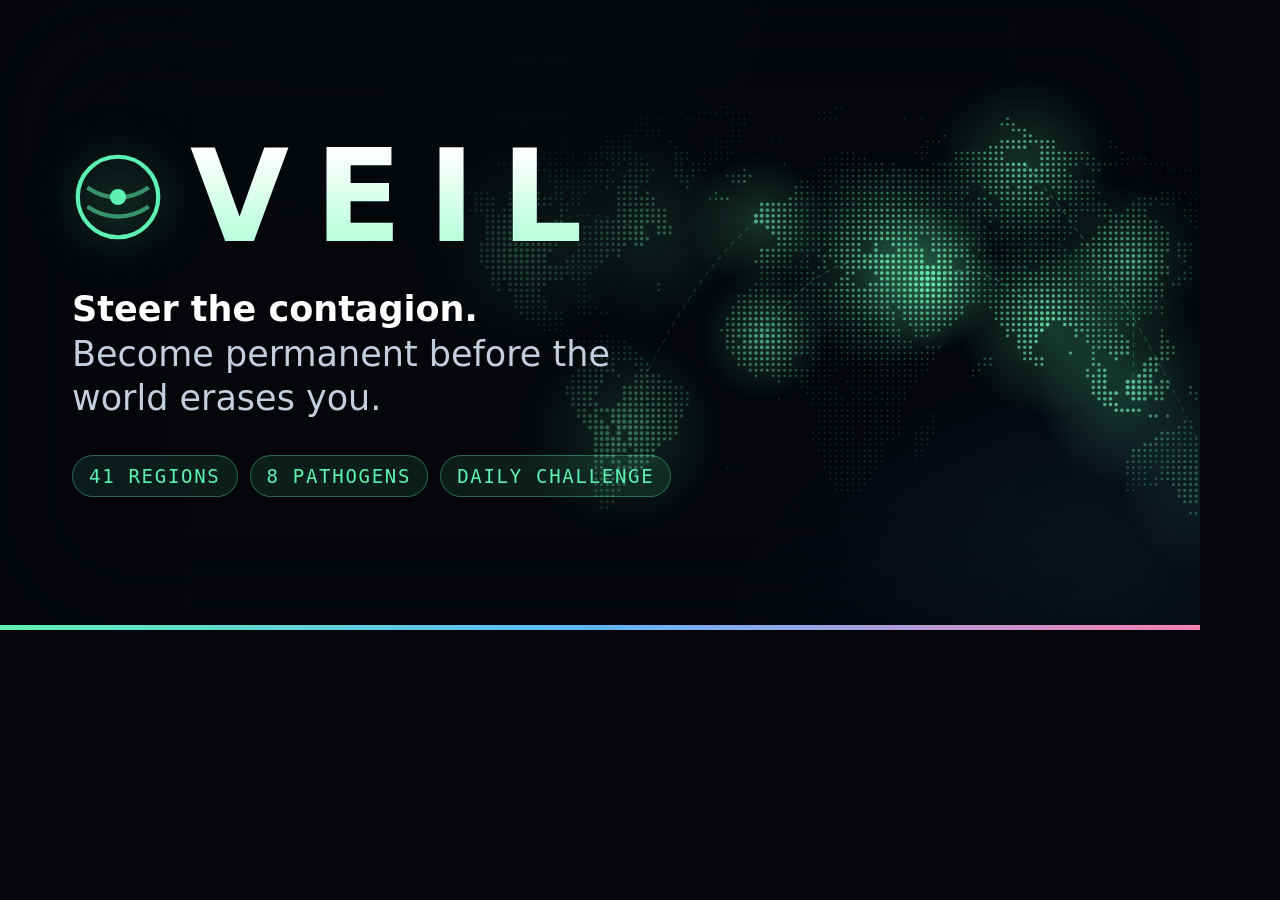
<file: share_card.html>
<!DOCTYPE html><html lang="en"><head><meta charset="UTF-8"><title>VEIL share card</title>
<style>
@font-face{font-family:"CardFont";src:local("Poppins Bold"),local("Poppins-Bold"),url("file:///usr/share/fonts/truetype/google-fonts/Poppins-Bold.ttf");font-weight:800}
@font-face{font-family:"CardMed";src:local("Poppins Medium"),local("Poppins-Medium"),url("file:///usr/share/fonts/truetype/google-fonts/Poppins-Medium.ttf");font-weight:500}
html,body{margin:0;background:#04060a}
#card{position:relative;width:1200px;height:630px;overflow:hidden;background:#04060a;
 background-image:radial-gradient(900px 480px at 18% 0%,rgba(93,242,177,.16),transparent 62%),radial-gradient(760px 460px at 100% 100%,rgba(94,182,255,.14),transparent 62%);
 font-family:"CardMed","Poppins","Segoe UI",system-ui,sans-serif;color:#eaf0f8}
#map{position:absolute;right:-70px;top:70px;width:860px;height:497px}
.fade{position:absolute;inset:0;background:linear-gradient(90deg,#04060a 0%,#04060aF0 30%,rgba(4,6,10,.55) 52%,transparent 74%)}
.vig{position:absolute;inset:0;box-shadow:inset 0 0 120px 20px rgba(4,6,10,.85)}
.in{position:absolute;left:72px;top:0;bottom:0;display:flex;flex-direction:column;justify-content:center;width:600px}
.row{display:flex;align-items:center;gap:26px}
.mark{width:92px;height:92px;color:#5df2b1;filter:drop-shadow(0 0 22px rgba(93,242,177,.65))}
h1{font-family:"CardFont","Poppins",system-ui,sans-serif;font-weight:800;font-size:128px;letter-spacing:.2em;margin:0 -.2em 0 0;line-height:1;background:linear-gradient(180deg,#fff 12%,#a8ffd6);-webkit-background-clip:text;background-clip:text;color:transparent}
.tag{margin:26px 0 0;font-size:35px;line-height:1.28;color:#c3cfdf;max-width:560px}
.tag b{color:#fff;font-weight:700}
.chips{display:flex;gap:12px;margin-top:34px}
.chip{font-family:ui-monospace,"DejaVu Sans Mono",Menlo,monospace;font-size:19px;letter-spacing:.09em;text-transform:uppercase;color:#5df2b1;background:rgba(93,242,177,.1);border:1px solid rgba(93,242,177,.35);padding:9px 16px;border-radius:999px}
.bar{position:absolute;left:0;right:0;bottom:0;height:5px;background:linear-gradient(90deg,#5df2b1,#5eb6ff,#ff80b2)}
</style></head><body><div id="card">
<canvas id="map" width="1720" height="994"></canvas><div class="fade"></div><div class="vig"></div>
<div class="in"><div class="row"><svg class="mark" viewBox="0 0 48 48"><circle cx="24" cy="24" r="21" fill="none" stroke="currentColor" stroke-width="2.2"/><path d="M8 19c10 7 22 7 32 0M8 29c10 7 22 7 32 0" fill="none" stroke="currentColor" stroke-width="2.2" opacity=".55"/><circle cx="24" cy="24" r="4.2" fill="currentColor"/></svg><h1>VEIL</h1></div>
<p class="tag"><b>Steer the contagion.</b><br>Become permanent before the world erases you.</p>
<div class="chips"><span class="chip">41 regions</span><span class="chip">8 pathogens</span><span class="chip">Daily challenge</span></div></div><div class="bar"></div></div>
<script>
const LAND=[54,6,11,55,6,11,56,6,11,74,6,11,75,6,11,50,7,11,51,7,11,52,7,11,53,7,11,55,7,11,56,7,11,57,7,11,59,7,11,71,7,11,72,7,11,73,7,11,40,8,2,41,8,2,42,8,2,43,8,2,44,8,2,48,8,2,49,8,2,50,8,11,56,8,11,57,8,11,58,8,11,59,8,11,71,8,11,72,8,11,73,8,11,74,8,11,86,8,15,89,8,15,104,8,27,39,9,2,40,9,2,41,9,2,42,9,2,56,9,11,57,9,11,58,9,11,103,9,27,104,9,27,105,9,27,39,10,2,40,10,2,41,10,2,42,10,2,43,10,2,56,10,11,57,10,11,105,10,27,106,10,27,107,10,27,34,11,2,36,11,2,37,11,2,38,11,2,39,11,2,41,11,2,42,11,2,43,11,2,56,11,11,57,11,11,93,11,15,107,11,27,108,11,27,26,12,0,27,12,2,34,12,2,35,12,2,36,12,2,37,12,2,38,12,2,45,12,2,52,12,11,53,12,11,54,12,11,55,12,11,56,12,11,57,12,11,63,12,11,64,12,11,90,12,15,91,12,15,92,12,15,103,12,27,104,12,27,105,12,27,106,12,27,107,12,27,108,12,27,109,12,27,110,12,27,111,12,27,112,12,27,122,12,36,26,13,0,27,13,3,28,13,2,29,13,2,33,13,2,34,13,2,35,13,2,36,13,2,37,13,2,38,13,2,46,13,2,52,13,11,53,13,11,54,13,11,55,13,11,56,13,11,89,13,15,90,13,15,101,13,27,102,13,27,103,13,27,104,13,27,105,13,27,106,13,27,107,13,27,110,13,27,111,13,27,112,13,27,122,13,36,123,13,36,23,14,0,24,14,0,25,14,0,26,14,3,28,14,3,30,14,2,31,14,2,32,14,2,33,14,2,34,14,2,35,14,2,36,14,2,37,14,2,38,14,2,39,14,2,46,14,2,47,14,2,48,14,2,51,14,11,52,14,11,53,14,11,54,14,11,55,14,11,56,14,11,75,14,13,76,14,13,77,14,15,88,14,15,89,14,15,90,14,15,95,14,27,96,14,27,97,14,27,98,14,27,99,14,27,100,14,27,101,14,27,102,14,27,103,14,27,110,14,27,111,14,27,112,14,27,113,14,27,114,14,27,115,14,27,116,14,27,117,14,27,118,14,27,124,14,36,7,15,0,8,15,0,9,15,0,22,15,0,23,15,0,24,15,0,25,15,0,26,15,3,27,15,3,28,15,3,31,15,3,32,15,2,34,15,2,35,15,2,36,15,2,37,15,2,38,15,2,39,15,2,40,15,2,46,15,2,47,15,2,48,15,2,51,15,11,52,15,11,53,15,11,54,15,11,55,15,11,72,15,13,73,15,13,74,15,13,75,15,13,76,15,13,77,15,15,78,15,15,79,15,15,89,15,15,95,15,28,96,15,28,97,15,27,98,15,27,99,15,27,100,15,27,101,15,27,102,15,27,103,15,27,110,15,27,111,15,27,112,15,27,113,15,27,114,15,27,115,15,27,116,15,27,117,15,27,118,15,27,119,15,29,124,15,36,125,15,36,126,15,36,127,15,36,128,15,36,6,16,0,7,16,0,15,16,0,16,16,0,17,16,0,18,16,0,19,16,0,20,16,0,21,16,0,22,16,0,24,16,0,25,16,0,26,16,3,27,16,3,28,16,3,29,16,3,31,16,3,32,16,3,33,16,3,35,16,2,36,16,2,38,16,2,39,16,2,40,16,2,41,16,2,46,16,2,47,16,2,49,16,2,50,16,11,51,16,11,52,16,11,65,16,11,71,16,13,72,16,13,73,16,13,74,16,13,75,16,13,76,16,13,77,16,15,78,16,15,79,16,15,80,16,15,81,16,15,82,16,15,84,16,15,91,16,15,92,16,15,93,16,15,94,16,15,95,16,28,96,16,28,97,16,28,98,16,28,99,16,27,100,16,27,101,16,27,102,16,27,103,16,27,104,16,27,105,16,27,106,16,27,107,16,27,110,16,27,111,16,27,112,16,27,113,16,27,114,16,27,115,16,27,116,16,27,118,16,29,119,16,29,120,16,29,121,16,36,122,16,36,123,16,36,124,16,36,125,16,36,128,16,36,129,16,36,130,16,36,131,16,36,132,16,36,5,17,0,6,17,0,20,17,0,21,17,0,22,17,0,23,17,0,24,17,0,25,17,0,26,17,3,27,17,3,28,17,3,29,17,3,30,17,3,31,17,3,32,17,3,33,17,3,34,17,3,35,17,2,38,17,2,39,17,2,40,17,2,41,17,2,42,17,2,46,17,2,47,17,2,49,17,2,50,17,12,51,17,12,58,17,11,71,17,13,72,17,13,73,17,13,74,17,13,75,17,13,76,17,14,77,17,14,78,17,14,79,17,15,80,17,15,81,17,15,82,17,15,84,17,15,85,17,15,86,17,15,87,17,15,88,17,15,89,17,15,90,17,15,91,17,15,92,17,15,93,17,15,94,17,15,95,17,28,96,17,28,97,17,28,98,17,28,99,17,28,100,17,28,101,17,27,102,17,27,103,17,27,104,17,27,105,17,27,106,17,27,107,17,27,108,17,27,109,17,27,110,17,27,111,17,27,112,17,27,113,17,27,114,17,27,119,17,29,120,17,29,132,17,36,133,17,36,134,17,36,135,17,36,136,17,38,137,17,38,138,17,38,139,17,38,140,17,38,4,18,0,5,18,0,6,18,0,20,18,0,24,18,0,25,18,0,26,18,3,27,18,3,28,18,3,29,18,3,30,18,3,31,18,3,32,18,3,33,18,3,34,18,3,37,18,2,38,18,2,39,18,2,40,18,2,41,18,2,46,18,2,47,18,2,48,18,2,49,18,2,55,18,12,56,18,11,57,18,11,58,18,11,59,18,11,70,18,13,71,18,13,72,18,13,73,18,13,74,18,13,75,18,13,76,18,14,77,18,14,78,18,14,79,18,14,80,18,15,81,18,15,82,18,15,83,18,15,84,18,15,85,18,15,86,18,15,87,18,15,88,18,15,89,18,15,90,18,15,91,18,15,92,18,15,93,18,15,94,18,15,95,18,28,96,18,28,97,18,28,98,18,28,99,18,28,100,18,28,101,18,28,102,18,28,103,18,28,104,18,27,105,18,27,106,18,27,107,18,27,108,18,27,109,18,27,110,18,27,111,18,27,112,18,29,113,18,29,114,18,29,115,18,29,140,18,38,141,18,38,142,18,38,143,18,38,3,19,0,4,19,0,5,19,0,20,19,0,24,19,0,25,19,0,26,19,3,27,19,3,28,19,3,29,19,3,30,19,3,31,19,3,32,19,3,33,19,3,34,19,3,35,19,3,37,19,3,38,19,3,39,19,2,40,19,2,41,19,2,47,19,2,48,19,2,56,19,12,57,19,12,58,19,12,68,19,13,69,19,13,70,19,13,71,19,13,72,19,13,73,19,13,74,19,13,75,19,13,76,19,14,77,19,14,78,19,14,79,19,14,80,19,14,81,19,14,82,19,15,83,19,15,84,19,15,85,19,15,86,19,15,87,19,15,88,19,15,89,19,15,90,19,15,91,19,15,92,19,15,93,19,15,94,19,15,95,19,28,96,19,28,97,19,28,98,19,28,99,19,28,100,19,28,101,19,28,102,19,28,103,19,28,104,19,28,105,19,28,106,19,27,107,19,27,108,19,27,109,19,27,110,19,29,111,19,29,112,19,29,113,19,29,114,19,29,115,19,29,116,19,29,117,19,29,118,19,29,119,19,29,140,19,38,141,19,38,142,19,38,143,19,38,3,20,0,4,20,0,6,20,0,7,20,0,8,20,0,9,20,0,20,20,0,25,20,0,26,20,3,27,20,3,28,20,3,29,20,3,30,20,3,31,20,3,34,20,3,36,20,3,37,20,3,38,20,3,39,20,3,48,20,2,67,20,13,68,20,13,69,20,13,70,20,13,71,20,13,72,20,13,73,20,13,75,20,13,76,20,14,77,20,14,78,20,14,79,20,14,80,20,14,81,20,14,82,20,14,83,20,15,84,20,15,85,20,15,86,20,15,87,20,15,88,20,15,89,20,15,90,20,15,91,20,15,92,20,15,93,20,15,94,20,15,95,20,28,96,20,28,97,20,28,100,20,28,101,20,28,102,20,28,103,20,28,104,20,28,106,20,28,107,20,28,108,20,29,112,20,29,113,20,29,114,20,29,115,20,29,116,20,29,117,20,29,118,20,29,119,20,29,140,20,38,141,20,38,3,21,0,4,21,0,5,21,0,6,21,0,9,21,0,10,21,0,11,21,0,12,21,0,13,21,0,17,21,0,18,21,0,20,21,0,21,21,0,22,21,0,25,21,0,26,21,3,28,21,3,29,21,3,30,21,3,36,21,3,37,21,3,38,21,3,39,21,3,41,21,3,53,21,12,67,21,13,68,21,13,69,21,13,70,21,13,71,21,13,72,21,13,73,21,13,74,21,13,75,21,13,76,21,14,77,21,14,78,21,14,79,21,14,80,21,14,81,21,14,82,21,14,83,21,14,84,21,14,85,21,15,86,21,15,87,21,15,88,21,15,89,21,15,90,21,15,91,21,15,92,21,15,93,21,15,94,21,15,95,21,28,96,21,28,97,21,28,101,21,28,102,21,28,103,21,28,104,21,28,105,21,28,106,21,28,107,21,28,108,21,29,109,21,29,110,21,29,113,21,29,114,21,29,115,21,29,116,21,29,117,21,29,118,21,29,119,21,29,120,21,36,131,21,36,132,21,36,133,21,36,134,21,36,135,21,38,136,21,38,137,21,38,139,21,38,140,21,38,141,21,38,3,22,0,4,22,0,5,22,0,11,22,0,12,22,0,13,22,0,14,22,0,17,22,0,20,22,0,21,22,0,22,22,0,23,22,0,24,22,0,25,22,0,26,22,3,28,22,3,29,22,3,36,22,3,37,22,3,38,22,3,39,22,3,40,22,3,41,22,3,42,22,4,52,22,12,53,22,12,54,22,12,55,22,12,66,22,13,67,22,13,68,22,13,69,22,13,70,22,13,71,22,13,72,22,13,73,22,13,74,22,13,75,22,13,76,22,14,77,22,14,78,22,14,79,22,14,80,22,14,81,22,14,82,22,14,83,22,14,84,22,14,85,22,14,86,22,15,87,22,15,88,22,15,89,22,15,90,22,15,91,22,15,92,22,15,93,22,15,94,22,15,95,22,28,96,22,28,99,22,28,100,22,28,103,22,28,104,22,28,105,22,28,106,22,28,107,22,28,108,22,29,109,22,29,110,22,29,111,22,29,113,22,29,114,22,29,115,22,29,116,22,29,117,22,29,118,22,29,119,22,29,127,22,36,128,22,36,129,22,36,130,22,36,131,22,36,132,22,36,133,22,36,134,22,38,136,22,38,137,22,38,138,22,38,139,22,38,11,23,1,12,23,1,13,23,0,14,23,0,17,23,0,22,23,0,23,23,0,24,23,0,26,23,3,27,23,3,28,23,3,29,23,3,36,23,3,37,23,3,38,23,3,39,23,3,40,23,3,41,23,3,42,23,4,61,23,12,62,23,13,63,23,13,64,23,13,65,23,13,66,23,13,67,23,13,68,23,13,69,23,13,70,23,13,71,23,13,72,23,13,73,23,13,74,23,13,75,23,13,76,23,14,77,23,14,78,23,14,79,23,14,80,23,14,81,23,14,82,23,14,83,23,14,84,23,14,85,23,14,86,23,14,87,23,14,88,23,15,89,23,15,90,23,15,91,23,15,92,23,15,93,23,15,94,23,15,95,23,28,96,23,28,97,23,28,98,23,28,99,23,28,100,23,28,101,23,28,103,23,28,104,23,28,105,23,28,106,23,28,107,23,28,108,23,29,109,23,29,110,23,29,111,23,29,115,23,29,116,23,29,117,23,29,118,23,29,119,23,29,120,23,36,121,23,36,126,23,36,127,23,36,128,23,36,129,23,36,131,23,36,132,23,36,133,23,36,136,23,38,137,23,38,10,24,1,11,24,1,12,24,1,13,24,1,14,24,1,16,24,1,17,24,1,26,24,3,27,24,3,36,24,3,37,24,3,38,24,3,39,24,3,40,24,3,41,24,4,42,24,4,43,24,4,44,24,4,61,24,12,62,24,13,63,24,13,64,24,13,65,24,13,66,24,13,67,24,13,68,24,13,69,24,13,70,24,13,71,24,13,72,24,13,73,24,13,74,24,13,75,24,13,76,24,14,77,24,14,78,24,14,79,24,14,80,24,14,81,24,14,82,24,14,83,24,14,84,24,14,85,24,14,86,24,14,87,24,14,88,24,14,89,24,15,90,24,15,91,24,15,92,24,15,93,24,15,94,24,15,95,24,28,96,24,28,97,24,28,98,24,28,99,24,28,100,24,28,101,24,28,102,24,28,103,24,28,104,24,28,105,24,28,106,24,28,107,24,28,108,24,29,109,24,29,110,24,29,111,24,29,112,24,29,113,24,29,114,24,29,115,24,29,116,24,29,117,24,29,118,24,29,119,24,36,120,24,36,121,24,36,122,24,36,125,24,36,126,24,36,127,24,36,128,24,36,135,24,38,136,24,38,137,24,38,13,25,1,14,25,1,15,25,1,16,25,1,17,25,1,18,25,1,19,25,1,20,25,1,26,25,3,36,25,3,37,25,3,38,25,3,39,25,3,40,25,4,41,25,4,42,25,4,43,25,4,44,25,4,60,25,12,61,25,12,62,25,13,63,25,13,64,25,13,65,25,13,66,25,13,67,25,13,68,25,13,69,25,13,70,25,13,71,25,13,72,25,13,73,25,13,74,25,13,75,25,13,76,25,14,77,25,14,78,25,14,79,25,14,80,25,14,81,25,14,82,25,14,83,25,14,84,25,14,85,25,14,86,25,14,87,25,14,88,25,14,89,25,14,90,25,14,91,25,15,92,25,15,93,25,15,94,25,15,95,25,28,96,25,28,97,25,28,98,25,28,99,25,28,100,25,28,101,25,28,102,25,28,103,25,28,104,25,28,105,25,28,106,25,28,107,25,28,108,25,29,109,25,29,110,25,29,111,25,29,112,25,29,113,25,29,115,25,29,116,25,29,120,25,37,121,25,37,122,25,36,123,25,36,124,25,36,125,25,36,126,25,36,127,25,36,128,25,36,135,25,38,136,25,38,137,25,38,138,25,38,13,26,1,14,26,1,15,26,1,16,26,1,17,26,1,18,26,1,19,26,1,20,26,1,21,26,1,25,26,1,26,26,3,32,26,3,33,26,3,34,26,3,35,26,3,36,26,3,37,26,3,38,26,3,39,26,4,40,26,4,41,26,4,42,26,4,43,26,4,44,26,4,60,26,12,61,26,12,62,26,13,63,26,13,64,26,13,65,26,13,66,26,13,67,26,13,68,26,13,69,26,13,70,26,13,71,26,13,72,26,13,73,26,13,74,26,13,75,26,13,76,26,14,77,26,14,78,26,14,79,26,14,80,26,14,81,26,14,82,26,14,83,26,14,84,26,14,85,26,14,86,26,14,87,26,14,88,26,14,89,26,14,90,26,14,91,26,14,92,26,15,93,26,15,94,26,15,95,26,28,96,26,28,97,26,28,98,26,28,99,26,28,101,26,28,103,26,28,104,26,28,105,26,28,106,26,28,107,26,28,108,26,29,109,26,29,110,26,29,111,26,29,112,26,29,113,26,29,115,26,29,116,26,29,122,26,37,123,26,37,124,26,37,125,26,37,126,26,37,127,26,36,128,26,36,129,26,36,130,26,36,136,26,38,137,26,38,138,26,38,13,27,1,14,27,1,15,27,1,16,27,1,17,27,1,18,27,1,19,27,1,20,27,1,21,27,1,22,27,1,23,27,1,25,27,1,26,27,3,27,27,3,28,27,3,29,27,3,30,27,3,31,27,3,32,27,3,33,27,3,34,27,3,35,27,3,36,27,3,37,27,3,38,27,3,39,27,4,40,27,4,43,27,4,44,27,4,45,27,4,62,27,12,63,27,13,64,27,13,65,27,13,66,27,13,67,27,13,68,27,13,69,27,13,70,27,13,71,27,13,72,27,13,73,27,13,74,27,13,75,27,13,76,27,14,77,27,14,78,27,14,79,27,14,80,27,14,81,27,14,82,27,14,83,27,14,84,27,14,85,27,14,86,27,14,87,27,14,88,27,14,89,27,14,90,27,14,91,27,14,92,27,14,93,27,14,94,27,15,95,27,28,96,27,28,97,27,28,98,27,28,99,27,28,100,27,28,103,27,28,104,27,28,105,27,28,106,27,28,107,27,28,108,27,29,109,27,29,110,27,29,111,27,29,112,27,29,113,27,29,114,27,29,115,27,29,120,27,37,121,27,37,122,27,37,123,27,37,124,27,37,125,27,37,126,27,37,127,27,37,128,27,37,129,27,37,130,27,37,131,27,37,137,27,38,13,28,1,14,28,1,15,28,1,16,28,1,17,28,1,18,28,1,19,28,1,20,28,1,21,28,1,22,28,1,23,28,1,24,28,1,25,28,3,26,28,3,27,28,3,28,28,3,29,28,3,30,28,3,31,28,3,32,28,3,33,28,3,34,28,3,35,28,3,36,28,3,37,28,3,38,28,4,39,28,4,40,28,4,43,28,4,44,28,4,45,28,4,63,28,13,64,28,13,65,28,13,66,28,13,67,28,13,68,28,13,69,28,13,70,28,13,71,28,13,72,28,13,73,28,13,74,28,13,75,28,13,76,28,14,77,28,14,78,28,14,79,28,14,80,28,14,81,28,14,82,28,14,83,28,14,84,28,14,85,28,14,86,28,14,87,28,14,88,28,14,89,28,14,90,28,14,91,28,14,92,28,14,93,28,14,94,28,24,95,28,24,96,28,28,97,28,28,98,28,28,99,28,28,100,28,28,101,28,28,102,28,28,103,28,28,104,28,28,105,28,28,106,28,28,107,28,28,108,28,29,109,28,29,110,28,29,111,28,29,112,28,29,113,28,29,114,28,29,115,28,29,120,28,37,121,28,37,122,28,37,123,28,37,124,28,37,125,28,37,126,28,37,127,28,37,128,28,37,129,28,37,130,28,37,131,28,37,132,28,37,13,29,1,14,29,1,15,29,1,16,29,1,17,29,1,18,29,1,19,29,1,20,29,1,21,29,1,22,29,1,23,29,1,24,29,1,25,29,3,26,29,3,27,29,3,28,29,3,29,29,3,30,29,3,31,29,3,32,29,3,33,29,3,34,29,3,35,29,3,36,29,3,37,29,4,38,29,4,39,29,4,40,29,4,41,29,4,64,29,13,65,29,13,66,29,13,67,29,13,68,29,13,69,29,13,70,29,13,71,29,13,72,29,13,73,29,13,74,29,13,75,29,13,76,29,14,77,29,14,78,29,14,79,29,14,80,29,14,81,29,14,82,29,14,83,29,14,84,29,14,85,29,14,86,29,14,87,29,14,88,29,14,91,29,16,92,29,16,93,29,24,94,29,24,95,29,24,96,29,26,97,29,28,98,29,28,99,29,28,100,29,28,101,29,28,102,29,28,103,29,28,104,29,28,105,29,28,106,29,28,107,29,28,108,29,29,109,29,29,110,29,29,111,29,29,112,29,29,113,29,29,114,29,29,119,29,37,120,29,37,121,29,37,122,29,37,123,29,37,124,29,37,125,29,37,126,29,37,127,29,37,128,29,37,129,29,37,130,29,37,131,29,37,132,29,37,12,30,1,13,30,1,14,30,1,15,30,1,16,30,1,17,30,1,18,30,1,19,30,1,20,30,1,21,30,1,22,30,1,23,30,1,24,30,1,25,30,3,29,30,3,30,30,3,31,30,3,32,30,3,33,30,3,34,30,3,35,30,3,36,30,4,37,30,4,39,30,4,40,30,4,64,30,13,65,30,13,66,30,13,67,30,13,68,30,13,69,30,13,70,30,13,71,30,13,72,30,13,73,30,13,74,30,13,75,30,14,76,30,14,77,30,14,78,30,14,81,30,14,84,30,14,85,30,14,86,30,14,87,30,16,88,30,16,91,30,16,92,30,24,93,30,24,94,30,24,95,30,24,96,30,26,97,30,26,98,30,28,99,30,28,100,30,28,101,30,28,102,30,28,103,30,28,104,30,28,105,30,28,106,30,28,107,30,28,108,30,29,109,30,29,110,30,29,111,30,29,112,30,29,113,30,29,117,30,29,118,30,37,119,30,37,120,30,37,121,30,37,122,30,37,123,30,37,124,30,37,125,30,37,126,30,37,127,30,37,128,30,37,129,30,37,130,30,37,131,30,37,132,30,37,134,30,38,135,30,38,136,30,38,12,31,1,13,31,1,14,31,1,15,31,1,16,31,1,17,31,1,18,31,1,19,31,1,20,31,1,21,31,1,22,31,1,23,31,1,24,31,1,29,31,3,30,31,3,31,31,3,32,31,3,33,31,3,34,31,3,35,31,4,36,31,4,61,31,12,62,31,12,63,31,12,64,31,13,65,31,13,66,31,13,67,31,13,68,31,13,69,31,13,70,31,13,71,31,13,73,31,13,74,31,13,75,31,14,76,31,14,77,31,14,78,31,14,81,31,14,85,31,16,86,31,16,87,31,16,88,31,16,89,31,16,91,31,24,92,31,24,93,31,24,94,31,24,95,31,24,96,31,26,97,31,26,99,31,28,100,31,28,101,31,28,102,31,28,103,31,28,104,31,28,105,31,28,106,31,28,107,31,28,108,31,29,109,31,29,110,31,29,111,31,29,112,31,29,113,31,29,114,31,29,116,31,29,117,31,29,118,31,37,119,31,37,120,31,37,121,31,37,122,31,37,123,31,37,124,31,37,125,31,37,126,31,37,127,31,37,128,31,37,129,31,37,130,31,37,131,31,37,132,31,37,134,31,37,135,31,38,136,31,38,12,32,1,13,32,1,14,32,1,15,32,1,16,32,1,17,32,1,18,32,1,19,32,1,20,32,1,21,32,1,22,32,1,23,32,1,28,32,3,29,32,3,30,32,3,31,32,3,32,32,3,33,32,3,34,32,3,36,32,4,61,32,12,62,32,12,63,32,12,64,32,13,65,32,13,66,32,13,69,32,13,71,32,13,72,32,13,73,32,13,74,32,13,75,32,14,76,32,14,77,32,14,78,32,14,79,32,16,80,32,16,81,32,16,82,32,16,83,32,16,84,32,16,85,32,16,86,32,16,87,32,16,88,32,16,89,32,16,92,32,24,93,32,24,94,32,24,95,32,26,96,32,26,97,32,26,98,32,26,100,32,28,101,32,28,102,32,28,103,32,28,104,32,28,105,32,28,106,32,28,107,32,28,108,32,29,109,32,29,110,32,29,111,32,29,112,32,29,113,32,29,114,32,29,115,32,29,116,32,29,117,32,32,118,32,37,119,32,37,120,32,37,121,32,37,122,32,37,123,32,37,124,32,37,125,32,37,126,32,37,127,32,37,128,32,37,129,32,37,130,32,37,131,32,37,134,32,37,135,32,37,12,33,1,13,33,1,14,33,1,15,33,1,16,33,1,17,33,1,18,33,1,19,33,1,20,33,1,21,33,1,22,33,1,23,33,1,27,33,3,28,33,3,29,33,3,30,33,3,31,33,3,32,33,3,33,33,3,60,33,12,61,33,12,62,33,12,63,33,12,64,33,13,65,33,13,66,33,13,68,33,13,69,33,13,72,33,13,74,33,13,75,33,16,76,33,16,77,33,16,78,33,16,79,33,16,80,33,16,81,33,16,82,33,16,83,33,16,84,33,16,85,33,16,86,33,16,87,33,16,88,33,16,89,33,24,92,33,24,93,33,24,94,33,24,97,33,26,98,33,26,99,33,26,100,33,28,101,33,28,102,33,28,103,33,28,104,33,28,105,33,28,106,33,28,107,33,28,108,33,29,109,33,29,110,33,29,111,33,29,112,33,29,113,33,29,114,33,29,115,33,32,116,33,32,117,33,32,118,33,32,119,33,37,120,33,37,121,33,37,122,33,37,123,33,37,124,33,37,125,33,37,126,33,37,127,33,37,128,33,37,129,33,37,130,33,37,131,33,37,135,33,37,13,34,1,14,34,1,15,34,1,16,34,1,17,34,1,18,34,1,19,34,1,20,34,1,21,34,1,22,34,1,23,34,1,24,34,1,25,34,3,26,34,3,27,34,3,28,34,3,29,34,3,30,34,3,31,34,3,32,34,3,61,34,12,62,34,12,63,34,12,64,34,13,65,34,13,66,34,13,67,34,13,68,34,13,69,34,13,71,34,13,72,34,13,75,34,16,76,34,16,77,34,16,78,34,16,79,34,16,80,34,16,81,34,16,82,34,16,83,34,16,84,34,16,85,34,16,86,34,16,87,34,16,88,34,24,89,34,24,90,34,24,91,34,24,92,34,24,93,34,24,94,34,24,97,34,26,98,34,26,99,34,26,100,34,26,101,34,28,102,34,28,103,34,28,104,34,28,105,34,28,106,34,28,107,34,28,110,34,29,111,34,29,112,34,29,113,34,30,114,34,30,115,34,32,116,34,32,117,34,32,118,34,32,119,34,37,120,34,37,121,34,37,122,34,37,123,34,37,124,34,37,125,34,37,126,34,37,127,34,37,128,34,37,129,34,37,130,34,37,131,34,37,132,34,37,136,34,37,14,35,1,15,35,1,16,35,1,17,35,1,18,35,1,19,35,1,20,35,1,21,35,1,22,35,1,23,35,1,24,35,1,25,35,3,26,35,3,27,35,3,28,35,3,29,35,3,30,35,3,31,35,3,61,35,12,62,35,12,63,35,12,64,35,12,65,35,13,66,35,13,67,35,13,68,35,13,69,35,13,70,35,13,76,35,18,77,35,16,81,35,16,82,35,16,83,35,16,84,35,16,85,35,16,86,35,16,87,35,24,88,35,24,89,35,24,90,35,24,91,35,24,92,35,24,93,35,24,94,35,24,95,35,26,96,35,26,97,35,26,98,35,26,99,35,26,100,35,26,101,35,26,102,35,28,103,35,28,104,35,28,105,35,28,106,35,28,107,35,28,108,35,29,109,35,29,110,35,29,111,35,30,112,35,30,113,35,30,114,35,30,115,35,32,116,35,32,117,35,32,118,35,32,119,35,32,120,35,37,121,35,37,122,35,37,123,35,37,124,35,37,125,35,37,126,35,37,127,35,37,128,35,37,129,35,37,130,35,37,131,35,37,132,35,37,135,35,37,136,35,37,14,36,1,15,36,1,16,36,1,17,36,1,18,36,1,19,36,1,20,36,1,21,36,1,22,36,1,23,36,1,24,36,5,25,36,5,26,36,5,28,36,3,29,36,3,30,36,3,61,36,12,62,36,12,63,36,12,64,36,12,65,36,13,66,36,17,67,36,17,68,36,17,69,36,17,70,36,17,75,36,18,76,36,18,82,36,16,83,36,16,84,36,16,85,36,16,86,36,24,87,36,24,88,36,24,89,36,24,90,36,24,91,36,24,92,36,24,93,36,24,94,36,24,95,36,26,96,36,26,97,36,26,98,36,26,99,36,26,100,36,26,101,36,26,102,36,26,103,36,28,104,36,28,105,36,28,106,36,28,107,36,28,108,36,29,109,36,30,110,36,30,111,36,30,112,36,30,113,36,30,114,36,31,115,36,32,116,36,32,117,36,32,118,36,32,119,36,32,120,36,32,121,36,37,122,36,37,123,36,37,124,36,37,125,36,37,126,36,37,127,36,37,128,36,37,129,36,37,130,36,37,134,36,37,135,36,37,136,36,37,14,37,1,15,37,1,17,37,1,18,37,1,19,37,1,20,37,1,21,37,1,22,37,5,23,37,5,29,37,3,30,37,3,43,37,4,60,37,12,61,37,17,62,37,17,63,37,17,64,37,17,65,37,17,66,37,17,67,37,17,68,37,17,69,37,17,70,37,17,71,37,17,72,37,18,74,37,18,75,37,18,76,37,18,77,37,18,80,37,16,81,37,16,82,37,16,83,37,16,84,37,16,85,37,24,86,37,24,87,37,24,88,37,24,89,37,24,90,37,24,91,37,24,92,37,24,93,37,24,94,37,24,95,37,26,96,37,26,97,37,26,98,37,26,99,37,26,100,37,26,101,37,26,102,37,26,103,37,26,104,37,28,105,37,28,106,37,28,107,37,30,108,37,30,109,37,30,110,37,30,111,37,30,112,37,30,113,37,31,114,37,31,115,37,32,116,37,32,117,37,32,118,37,32,119,37,32,120,37,32,121,37,37,122,37,37,123,37,37,124,37,37,125,37,37,126,37,37,127,37,37,128,37,37,129,37,37,130,37,37,131,37,37,133,37,37,134,37,37,15,38,1,17,38,1,18,38,1,19,38,1,20,38,5,21,38,5,22,38,5,30,38,5,43,38,4,59,38,17,60,38,17,61,38,17,62,38,17,63,38,17,64,38,17,65,38,17,66,38,17,67,38,17,68,38,17,69,38,17,70,38,17,71,38,17,72,38,18,73,38,18,74,38,18,75,38,18,76,38,18,77,38,18,78,38,18,79,38,18,80,38,18,81,38,18,82,38,16,83,38,16,84,38,24,85,38,24,86,38,24,87,38,24,88,38,24,89,38,24,90,38,24,91,38,24,92,38,24,93,38,24,94,38,26,95,38,26,96,38,26,97,38,26,98,38,26,99,38,26,100,38,26,101,38,26,102,38,26,103,38,26,104,38,26,105,38,30,106,38,30,107,38,30,108,38,30,109,38,30,110,38,30,111,38,30,112,38,31,113,38,31,114,38,31,115,38,31,116,38,32,117,38,32,118,38,32,119,38,32,120,38,32,121,38,32,122,38,37,123,38,37,124,38,37,125,38,37,126,38,37,127,38,37,128,38,37,129,38,37,130,38,37,131,38,37,18,39,1,19,39,5,20,39,5,21,39,5,22,39,5,29,39,5,30,39,5,31,39,5,57,39,19,58,39,19,59,39,19,60,39,17,61,39,17,62,39,17,63,39,17,64,39,17,65,39,17,66,39,17,67,39,17,68,39,17,69,39,17,70,39,17,71,39,18,72,39,18,73,39,18,74,39,18,75,39,18,76,39,18,77,39,18,78,39,18,79,39,18,80,39,18,81,39,18,82,39,18,83,39,24,84,39,24,85,39,24,86,39,24,87,39,24,88,39,24,89,39,24,90,39,24,91,39,24,92,39,24,93,39,25,94,39,25,95,39,26,96,39,26,97,39,26,98,39,26,99,39,26,100,39,26,101,39,26,102,39,26,103,39,26,104,39,26,105,39,30,106,39,30,107,39,30,108,39,30,109,39,30,110,39,31,111,39,31,112,39,31,113,39,31,114,39,31,115,39,31,116,39,32,117,39,32,118,39,32,119,39,32,120,39,32,121,39,32,122,39,32,123,39,37,124,39,37,125,39,37,126,39,37,127,39,37,128,39,37,129,39,37,130,39,37,131,39,37,18,40,5,19,40,5,20,40,5,21,40,5,22,40,5,23,40,5,29,40,5,30,40,5,57,40,19,58,40,19,59,40,19,60,40,19,61,40,17,62,40,17,63,40,17,64,40,17,65,40,17,66,40,17,67,40,17,68,40,17,69,40,17,70,40,17,71,40,18,72,40,18,73,40,18,74,40,18,75,40,18,76,40,18,77,40,18,78,40,18,79,40,18,80,40,18,81,40,18,82,40,18,83,40,24,84,40,24,85,40,24,86,40,24,87,40,24,88,40,24,89,40,24,90,40,24,91,40,25,92,40,25,93,40,25,94,40,25,95,40,25,96,40,25,97,40,26,98,40,26,99,40,26,100,40,26,101,40,26,102,40,26,103,40,26,104,40,26,105,40,30,106,40,30,107,40,30,108,40,30,109,40,31,110,40,31,111,40,31,112,40,31,113,40,31,114,40,31,115,40,31,116,40,31,117,40,32,118,40,32,119,40,32,120,40,32,121,40,32,122,40,32,123,40,37,124,40,37,125,40,37,126,40,37,127,40,37,128,40,37,129,40,37,130,40,37,18,41,5,19,41,5,20,41,5,21,41,5,22,41,5,23,41,5,29,41,5,30,41,5,31,41,5,32,41,5,56,41,19,57,41,19,58,41,19,59,41,19,60,41,19,61,41,19,62,41,17,63,41,17,64,41,17,65,41,17,66,41,17,67,41,17,68,41,17,69,41,17,70,41,17,71,41,18,72,41,18,73,41,18,74,41,18,75,41,18,76,41,18,77,41,18,78,41,18,79,41,18,80,41,18,81,41,18,82,41,18,83,41,18,85,41,24,86,41,24,87,41,24,88,41,25,89,41,25,90,41,25,91,41,25,92,41,25,93,41,25,94,41,25,95,41,25,96,41,25,101,41,26,102,41,26,103,41,26,104,41,26,105,41,30,106,41,30,107,41,30,108,41,31,109,41,31,110,41,31,111,41,31,112,41,31,113,41,31,114,41,31,115,41,31,116,41,31,117,41,32,118,41,32,119,41,32,120,41,32,121,41,32,122,41,32,123,41,32,124,41,37,125,41,37,126,41,37,127,41,37,128,41,37,129,41,37,130,41,37,131,41,37,19,42,5,20,42,5,21,42,5,22,42,5,23,42,5,24,42,5,25,42,5,26,42,5,29,42,5,30,42,5,31,42,5,33,42,5,34,42,6,56,42,19,57,42,19,58,42,19,59,42,19,60,42,19,61,42,19,62,42,19,63,42,17,64,42,17,65,42,17,66,42,17,67,42,17,68,42,17,69,42,17,70,42,17,71,42,18,72,42,18,73,42,18,74,42,18,75,42,18,76,42,18,77,42,18,78,42,18,79,42,18,80,42,18,81,42,18,82,42,18,83,42,18,84,42,24,86,42,25,87,42,25,88,42,25,89,42,25,90,42,25,91,42,25,92,42,25,93,42,25,94,42,25,95,42,25,96,42,25,102,42,26,103,42,26,104,42,30,105,42,30,106,42,30,107,42,31,108,42,31,109,42,31,110,42,31,111,42,31,112,42,31,113,42,31,114,42,31,115,42,31,116,42,31,117,42,32,118,42,32,119,42,32,120,42,32,121,42,32,122,42,32,123,42,32,124,42,32,125,42,37,126,42,37,127,42,37,128,42,37,129,42,37,131,42,37,20,43,5,21,43,5,22,43,5,23,43,5,24,43,5,25,43,5,26,43,5,55,43,19,56,43,19,57,43,19,58,43,19,59,43,19,60,43,19,61,43,19,62,43,19,63,43,19,64,43,17,65,43,17,66,43,17,67,43,17,68,43,17,69,43,17,70,43,17,71,43,18,72,43,18,73,43,18,74,43,18,75,43,18,76,43,18,77,43,18,78,43,18,79,43,18,80,43,18,81,43,18,82,43,18,83,43,21,84,43,21,86,43,25,87,43,25,88,43,25,89,43,25,90,43,25,91,43,25,92,43,25,93,43,25,94,43,25,95,43,25,102,43,26,103,43,26,104,43,30,105,43,30,106,43,31,107,43,31,108,43,31,109,43,31,110,43,31,111,43,31,112,43,31,113,43,31,114,43,31,115,43,31,116,43,31,117,43,31,118,43,32,119,43,32,120,43,32,121,43,32,122,43,32,123,43,32,124,43,32,125,43,33,126,43,33,127,43,33,22,44,5,23,44,5,24,44,5,25,44,5,26,44,5,55,44,19,56,44,19,57,44,19,58,44,19,59,44,19,60,44,19,61,44,19,62,44,19,63,44,19,64,44,19,65,44,19,66,44,17,67,44,17,68,44,17,69,44,17,70,44,18,71,44,18,72,44,18,73,44,18,74,44,18,75,44,18,76,44,18,77,44,18,78,44,18,79,44,18,80,44,18,81,44,18,82,44,21,83,44,21,84,44,21,87,44,25,88,44,25,89,44,25,90,44,25,91,44,25,92,44,25,93,44,25,94,44,25,103,44,25,104,44,31,105,44,31,106,44,31,107,44,31,108,44,31,109,44,31,110,44,31,111,44,31,114,44,31,115,44,31,116,44,31,117,44,31,118,44,32,119,44,32,120,44,32,121,44,32,122,44,32,123,44,32,125,44,33,126,44,33,23,45,5,24,45,5,25,45,5,26,45,5,27,45,5,54,45,19,55,45,19,56,45,19,57,45,19,58,45,19,59,45,19,60,45,19,61,45,19,62,45,19,63,45,19,64,45,19,65,45,19,66,45,19,67,45,17,68,45,17,69,45,17,70,45,18,71,45,18,72,45,18,73,45,18,74,45,18,75,45,18,76,45,18,77,45,18,78,45,18,79,45,18,80,45,18,81,45,21,82,45,21,83,45,21,84,45,21,85,45,21,88,45,25,89,45,25,90,45,25,91,45,25,92,45,25,104,45,31,105,45,31,106,45,31,107,45,31,108,45,31,109,45,31,110,45,31,116,45,31,117,45,31,118,45,31,119,45,32,120,45,32,121,45,32,122,45,32,123,45,32,131,45,33,141,45,35,26,46,5,27,46,5,28,46,5,32,46,6,33,46,6,34,46,6,55,46,19,56,46,19,57,46,19,58,46,19,59,46,19,60,46,19,61,46,19,62,46,19,63,46,19,64,46,19,65,46,19,66,46,19,67,46,19,68,46,17,69,46,17,70,46,18,71,46,18,72,46,18,73,46,18,74,46,18,75,46,18,76,46,18,77,46,18,78,46,18,79,46,18,80,46,21,81,46,21,82,46,21,83,46,21,84,46,21,85,46,21,88,46,25,89,46,25,90,46,25,104,46,31,106,46,31,107,46,31,108,46,31,109,46,31,116,46,31,118,46,31,119,46,32,120,46,32,121,46,32,122,46,32,123,46,33,124,46,33,131,46,33,141,46,35,27,47,5,28,47,5,29,47,5,30,47,6,31,47,6,32,47,6,33,47,6,34,47,6,35,47,6,36,47,6,37,47,6,55,47,19,56,47,19,58,47,19,59,47,19,60,47,19,61,47,19,62,47,19,63,47,19,64,47,19,65,47,19,66,47,19,67,47,19,68,47,19,69,47,17,70,47,18,71,47,18,72,47,18,73,47,18,74,47,18,75,47,18,76,47,18,77,47,18,78,47,18,79,47,21,80,47,21,81,47,21,82,47,21,83,47,21,84,47,21,85,47,21,86,47,21,87,47,21,106,47,31,107,47,31,108,47,31,109,47,31,118,47,31,119,47,32,120,47,32,121,47,32,122,47,33,123,47,33,124,47,33,125,47,33,131,47,33,132,47,33,28,48,5,29,48,6,30,48,6,31,48,6,32,48,6,33,48,6,34,48,6,35,48,6,36,48,6,37,48,6,38,48,6,55,48,19,56,48,19,57,48,19,58,48,19,59,48,19,60,48,19,61,48,19,62,48,19,63,48,19,64,48,19,65,48,19,66,48,19,67,48,19,68,48,19,69,48,19,70,48,18,71,48,18,72,48,18,73,48,18,74,48,18,75,48,18,76,48,18,77,48,18,78,48,21,79,48,21,80,48,21,81,48,21,82,48,21,83,48,21,84,48,21,85,48,21,86,48,21,87,48,21,90,48,21,91,48,25,92,48,25,106,48,31,107,48,31,108,48,31,119,48,31,120,48,32,121,48,33,122,48,33,123,48,33,124,48,33,125,48,33,131,48,33,132,48,35,133,48,35,30,49,6,31,49,6,32,49,6,33,49,6,34,49,6,35,49,6,36,49,6,37,49,6,38,49,6,39,49,6,56,49,19,57,49,19,58,49,19,59,49,19,60,49,19,61,49,19,62,49,19,63,49,19,64,49,19,65,49,19,66,49,19,67,49,19,68,49,19,69,49,19,70,49,19,71,49,18,72,49,18,73,49,18,74,49,18,75,49,18,76,49,18,77,49,22,78,49,22,79,49,21,80,49,21,81,49,21,82,49,21,83,49,21,84,49,21,85,49,21,86,49,21,87,49,21,88,49,21,89,49,21,90,49,21,91,49,21,107,49,31,108,49,31,115,49,31,119,49,31,122,49,33,123,49,33,124,49,33,125,49,33,131,49,33,132,49,35,133,49,35,30,50,6,31,50,6,32,50,6,33,50,6,34,50,6,35,50,6,36,50,6,37,50,6,38,50,7,39,50,7,40,50,7,57,50,19,58,50,19,59,50,19,60,50,19,61,50,19,62,50,19,63,50,19,64,50,19,65,50,19,66,50,19,70,50,19,71,50,19,72,50,18,73,50,18,74,50,18,75,50,18,76,50,18,77,50,22,78,50,22,79,50,22,80,50,22,81,50,21,82,50,21,83,50,21,84,50,21,85,50,21,86,50,21,87,50,21,88,50,21,89,50,21,90,50,21,91,50,21,100,50,25,101,50,25,107,50,31,108,50,31,109,50,31,110,50,31,119,50,31,123,50,33,129,50,33,130,50,33,131,50,34,132,50,35,14,51,5,30,51,6,31,51,6,32,51,6,33,51,6,34,51,6,35,51,6,39,51,7,40,51,7,41,51,7,57,51,19,58,51,19,59,51,19,60,51,19,61,51,19,62,51,19,63,51,19,64,51,19,65,51,19,66,51,19,70,51,19,71,51,19,72,51,19,73,51,18,74,51,18,75,51,18,76,51,22,77,51,22,78,51,22,79,51,22,80,51,22,81,51,22,82,51,22,83,51,21,84,51,21,85,51,21,86,51,21,87,51,21,88,51,21,89,51,21,90,51,21,99,51,25,100,51,25,101,51,25,109,51,31,110,51,31,119,51,33,120,51,33,128,51,34,129,51,34,130,51,34,14,52,5,29,52,6,30,52,6,31,52,6,32,52,6,33,52,6,34,52,6,35,52,6,40,52,7,41,52,7,59,52,20,60,52,20,61,52,20,62,52,20,63,52,20,64,52,20,65,52,20,66,52,20,67,52,20,68,52,20,69,52,20,70,52,20,71,52,20,72,52,20,73,52,20,74,52,18,77,52,22,78,52,22,79,52,22,80,52,22,81,52,22,82,52,22,83,52,22,84,52,22,85,52,21,86,52,21,87,52,21,88,52,21,89,52,21,90,52,21,98,52,25,99,52,25,118,52,33,120,52,33,121,52,34,128,52,34,129,52,34,130,52,34,28,53,6,29,53,6,30,53,6,31,53,6,32,53,6,33,53,6,36,53,7,39,53,7,40,53,7,41,53,7,42,53,7,43,53,7,60,53,20,63,53,20,64,53,20,65,53,20,66,53,20,67,53,20,68,53,20,69,53,20,70,53,20,71,53,20,72,53,20,73,53,20,77,53,22,78,53,22,79,53,22,80,53,22,81,53,22,82,53,22,83,53,22,84,53,22,85,53,22,86,53,22,87,53,21,88,53,21,89,53,21,98,53,25,118,53,34,119,53,34,120,53,34,121,53,34,127,53,34,128,53,34,129,53,34,28,54,6,29,54,6,30,54,6,31,54,6,32,54,6,33,54,7,39,54,7,40,54,7,41,54,7,42,54,7,43,54,7,44,54,7,45,54,7,64,54,20,68,54,20,69,54,20,70,54,20,71,54,20,72,54,20,76,54,22,77,54,22,78,54,22,79,54,22,80,54,22,81,54,22,82,54,22,83,54,22,84,54,22,85,54,22,86,54,22,87,54,22,88,54,22,119,54,34,120,54,34,121,54,34,125,54,34,126,54,34,127,54,34,128,54,34,129,54,34,131,54,34,132,54,34,27,55,6,28,55,6,29,55,6,30,55,6,31,55,6,32,55,7,37,55,7,38,55,7,39,55,7,40,55,7,41,55,7,42,55,7,43,55,7,44,55,7,45,55,7,46,55,7,47,55,8,68,55,20,69,55,20,70,55,20,71,55,20,72,55,20,73,55,20,74,55,22,77,55,22,78,55,22,79,55,22,80,55,22,81,55,22,82,55,22,83,55,22,84,55,22,85,55,22,86,55,22,87,55,22,119,55,34,120,55,34,121,55,34,125,55,34,126,55,34,127,55,34,128,55,34,129,55,34,130,55,34,131,55,34,132,55,34,136,55,35,27,56,6,28,56,6,29,56,6,30,56,6,31,56,9,32,56,9,37,56,7,38,56,7,39,56,7,40,56,7,41,56,7,42,56,7,43,56,7,44,56,7,45,56,7,46,56,8,47,56,8,48,56,8,69,56,20,70,56,20,71,56,20,72,56,20,73,56,20,74,56,22,77,56,22,78,56,22,79,56,22,80,56,22,82,56,22,83,56,22,84,56,22,85,56,22,86,56,22,119,56,34,120,56,34,121,56,34,122,56,34,123,56,34,125,56,34,126,56,34,127,56,34,128,56,34,129,56,34,130,56,34,131,56,34,136,56,35,137,56,35,138,56,35,139,56,35,28,57,6,29,57,9,30,57,9,31,57,9,37,57,7,38,57,7,39,57,7,40,57,7,41,57,7,42,57,7,43,57,7,44,57,7,45,57,8,46,57,8,47,57,8,48,57,8,64,57,20,70,57,20,71,57,20,72,57,20,73,57,20,74,57,22,75,57,22,77,57,22,78,57,22,79,57,22,80,57,22,81,57,22,82,57,22,83,57,22,84,57,22,85,57,22,86,57,22,120,57,34,121,57,34,122,57,34,126,57,34,127,57,34,128,57,34,130,57,34,131,57,34,137,57,35,138,57,35,139,57,35,140,57,35,141,57,35,28,58,9,29,58,9,30,58,9,31,58,9,32,58,9,36,58,9,37,58,9,38,58,7,39,58,7,40,58,7,41,58,7,42,58,7,43,58,7,44,58,8,45,58,8,46,58,8,47,58,8,48,58,8,70,58,20,71,58,20,72,58,20,73,58,20,74,58,22,75,58,22,76,58,22,77,58,22,78,58,22,79,58,22,80,58,22,81,58,22,83,58,22,84,58,22,85,58,22,121,58,34,122,58,34,123,58,34,138,58,35,139,58,35,140,58,35,141,58,39,29,59,9,30,59,9,32,59,9,33,59,9,34,59,9,35,59,9,36,59,9,37,59,9,38,59,9,39,59,9,40,59,7,41,59,7,42,59,7,43,59,7,44,59,8,45,59,8,46,59,8,47,59,8,71,59,20,72,59,20,73,59,20,74,59,22,75,59,22,76,59,22,77,59,22,78,59,22,79,59,22,80,59,22,81,59,22,82,59,22,83,59,22,84,59,22,85,59,22,123,59,34,124,59,34,125,59,34,126,59,34,127,59,34,139,59,39,140,59,39,141,59,39,142,59,39,29,60,9,30,60,9,31,60,9,32,60,9,35,60,9,36,60,9,37,60,9,38,60,9,39,60,9,40,60,9,41,60,9,42,60,7,43,60,8,44,60,8,45,60,8,46,60,8,47,60,8,71,60,20,72,60,20,73,60,20,74,60,22,75,60,22,76,60,22,77,60,22,78,60,22,79,60,22,80,60,22,81,60,22,82,60,22,83,60,22,84,60,22,85,60,22,91,60,22,129,60,34,130,60,34,132,60,34,142,60,39,143,60,39,30,61,9,31,61,9,32,61,9,33,61,9,35,61,9,36,61,9,37,61,9,38,61,9,39,61,9,40,61,9,41,61,9,42,61,9,43,61,8,44,61,8,45,61,8,46,61,8,71,61,20,72,61,20,73,61,20,74,61,22,75,61,22,76,61,22,77,61,22,78,61,22,79,61,22,80,61,22,81,61,22,82,61,22,83,61,22,84,61,22,85,61,22,91,61,22,135,61,39,136,61,39,139,61,39,31,62,9,32,62,9,33,62,9,34,62,9,36,62,9,37,62,9,38,62,9,39,62,9,40,62,9,41,62,9,42,62,9,43,62,8,44,62,8,45,62,8,46,62,8,71,62,20,72,62,20,73,62,20,74,62,22,75,62,22,76,62,22,77,62,22,79,62,22,80,62,22,81,62,22,82,62,22,83,62,22,84,62,22,85,62,22,89,62,22,90,62,22,91,62,22,134,62,39,135,62,39,136,62,39,139,62,39,140,62,39,18,63,6,32,63,9,33,63,9,34,63,9,36,63,9,38,63,9,39,63,9,40,63,9,41,63,9,42,63,9,43,63,8,44,63,8,45,63,8,46,63,8,70,63,20,71,63,20,72,63,20,73,63,22,74,63,22,75,63,22,76,63,22,77,63,22,79,63,22,80,63,22,81,63,22,82,63,22,83,63,22,84,63,22,85,63,22,88,63,22,89,63,22,90,63,22,91,63,22,131,63,39,132,63,39,133,63,39,134,63,39,135,63,39,136,63,39,139,63,39,140,63,39,32,64,9,33,64,9,34,64,9,35,64,9,36,64,9,38,64,9,39,64,9,40,64,9,41,64,9,42,64,9,43,64,8,44,64,8,45,64,8,70,64,20,71,64,20,72,64,20,73,64,23,74,64,23,75,64,23,76,64,23,77,64,23,79,64,23,80,64,23,81,64,23,82,64,23,83,64,23,84,64,23,88,64,22,89,64,22,90,64,22,130,64,39,131,64,39,132,64,39,133,64,39,134,64,39,135,64,39,136,64,39,137,64,39,138,64,39,139,64,39,140,64,39,32,65,9,33,65,9,34,65,9,35,65,9,36,65,9,37,65,9,38,65,9,39,65,9,40,65,9,41,65,9,42,65,9,43,65,8,71,65,20,72,65,20,73,65,23,74,65,23,75,65,23,76,65,23,77,65,23,78,65,23,79,65,23,80,65,23,81,65,23,82,65,23,88,65,23,89,65,23,90,65,23,128,65,39,129,65,39,130,65,39,131,65,39,132,65,39,133,65,39,134,65,39,135,65,39,136,65,39,137,65,39,138,65,39,139,65,39,140,65,39,141,65,39,32,66,9,33,66,9,34,66,9,35,66,9,36,66,9,37,66,9,39,66,9,40,66,9,41,66,9,42,66,10,71,66,20,72,66,20,73,66,23,74,66,23,75,66,23,76,66,23,77,66,23,78,66,23,79,66,23,80,66,23,81,66,23,82,66,23,88,66,23,89,66,23,126,66,39,127,66,39,128,66,39,129,66,39,130,66,39,131,66,39,132,66,39,133,66,39,134,66,39,135,66,39,136,66,39,137,66,39,138,66,39,139,66,39,140,66,39,141,66,39,142,66,39,32,67,9,33,67,9,34,67,9,35,67,9,38,67,9,39,67,9,40,67,10,41,67,10,42,67,10,72,67,20,73,67,23,74,67,23,75,67,23,76,67,23,77,67,23,78,67,23,79,67,23,80,67,23,81,67,23,82,67,23,88,67,23,89,67,23,126,67,39,127,67,39,128,67,39,129,67,39,130,67,39,131,67,39,132,67,39,133,67,39,134,67,39,135,67,39,136,67,39,137,67,39,138,67,39,139,67,39,140,67,39,141,67,39,142,67,39,32,68,9,33,68,9,35,68,9,36,68,9,38,68,9,39,68,10,40,68,10,41,68,10,72,68,20,73,68,23,74,68,23,75,68,23,76,68,23,77,68,23,78,68,23,79,68,23,80,68,23,81,68,23,82,68,23,125,68,39,126,68,39,127,68,39,128,68,39,129,68,39,130,68,39,131,68,39,132,68,39,133,68,39,134,68,39,135,68,39,136,68,39,137,68,39,138,68,39,139,68,39,140,68,39,141,68,39,142,68,39,143,68,40,32,69,9,33,69,9,36,69,9,37,69,10,38,69,10,39,69,10,40,69,10,55,69,8,56,69,8,57,69,8,72,69,20,73,69,23,74,69,23,75,69,23,76,69,23,77,69,23,78,69,23,79,69,23,80,69,23,81,69,23,125,69,39,126,69,39,127,69,39,128,69,39,129,69,39,131,69,39,132,69,39,133,69,39,134,69,39,135,69,39,136,69,39,137,69,39,138,69,39,139,69,39,140,69,39,143,69,40,32,70,9,33,70,9,34,70,9,35,70,9,36,70,10,37,70,10,38,70,10,39,70,10,73,70,23,74,70,23,75,70,23,76,70,23,77,70,23,78,70,23,79,70,23,80,70,23,125,70,39,126,70,39,127,70,39,128,70,39,131,70,39,132,70,39,133,70,39,134,70,39,135,70,39,136,70,39,137,70,39,138,70,39,139,70,39,140,70,39,142,70,40,143,70,40,32,71,9,33,71,9,34,71,10,35,71,10,36,71,10,37,71,10,73,71,23,74,71,23,75,71,23,76,71,23,77,71,23,78,71,23,79,71,23,80,71,23,126,71,39,127,71,39,128,71,39,130,71,39,131,71,39,132,71,39,133,71,39,134,71,39,135,71,39,136,71,39,137,71,39,138,71,39,139,71,39,140,71,39,141,71,40,142,71,40,32,72,9,33,72,10,34,72,10,35,72,10,36,72,10,37,72,10,74,72,23,75,72,23,76,72,23,77,72,23,78,72,23,79,72,23,125,72,39,126,72,39,127,72,39,128,72,39,129,72,39,130,72,39,133,72,39,134,72,39,135,72,39,136,72,39,137,72,39,138,72,39,139,72,39,140,72,40,141,72,40,32,73,10,33,73,10,34,73,10,35,73,10,36,73,10,74,73,23,75,73,23,76,73,23,77,73,23,78,73,23,125,73,39,126,73,39,134,73,39,135,73,39,136,73,39,137,73,39,138,73,39,139,73,39,140,73,40,32,74,10,33,74,10,34,74,10,35,74,10,134,74,39,135,74,39,136,74,39,137,74,39,138,74,39,139,74,40,146,74,40,33,75,10,34,75,10,35,75,10,135,75,39,136,75,39,137,75,39,138,75,40,146,75,40,147,75,40,33,76,10,34,76,10,146,76,40,136,77,39,137,77,40,144,77,40,145,77,40,143,78,40,144,78,40,142,79,40,143,79,40], HUBS=[[175, 215], [185, 315], [395, 145], [325, 265], [405, 285], [245, 425], [325, 515], [415, 555], [465, 615], [365, 635], [365, 715], [575, 115], [605, 265], [705, 255], [825, 255], [885, 195], [835, 335], [665, 405], [765, 435], [615, 465], [705, 575], [855, 495], [815, 575], [785, 685], [905, 365], [925, 445], [995, 375], [1075, 165], [1015, 265], [1135, 255], [1085, 385], [1115, 445], [1195, 405], [1255, 485], [1265, 555], [1365, 555], [1275, 225], [1265, 335], [1385, 225], [1345, 685], [1415, 725]], cv=document.getElementById("map"), g=cv.getContext("2d"), S=cv.width/1504;
const P=[[9,0.95],[12,0.85],[16,0.7],[19,0.8],[24,0.9],[31,0.75],[34,0.85],[37,0.7],[1,0.8],[4,0.65],[27,0.6],[40,0.7]].map(([i,s])=>({x:HUBS[i%HUBS.length][0],y:HUBS[i%HUBS.length][1],s,r:70+Math.random()*60}));
for(let n=0;n<LAND.length;n+=3){const x=LAND[n]*10+5,y=LAND[n+1]*10+5;let a=0.2,r=1.5,hot=0;
 for(const p of P){const d=Math.hypot(x-p.x,y-p.y);if(d<p.r*1.6){const k=Math.max(0,1-d/(p.r*1.6))*p.s;if(k>hot)hot=k;}}
 a=0.2+hot*0.8;r=1.5+hot*2.2;g.fillStyle="rgba("+(hot>0.35?"130,255,200":"93,242,177")+","+a.toFixed(2)+")";g.beginPath();g.arc(x*S,y*S,r*S*1.05,0,6.283);g.fill();}
for(const p of P){const gr=g.createRadialGradient(p.x*S,p.y*S,0,p.x*S,p.y*S,p.r*S*1.5);gr.addColorStop(0,"rgba(93,242,177,"+(0.32*p.s)+")");gr.addColorStop(1,"rgba(93,242,177,0)");g.fillStyle=gr;g.beginPath();g.arc(p.x*S,p.y*S,p.r*S*1.5,0,6.283);g.fill();}
g.strokeStyle="rgba(93,242,177,.35)";g.lineWidth=2;g.setLineDash([10,10]);
for(let i=0;i<P.length-1;i+=2){const a=P[i],b=P[i+1];g.beginPath();g.moveTo(a.x*S,a.y*S);g.quadraticCurveTo((a.x+b.x)/2*S,((a.y+b.y)/2-90)*S,b.x*S,b.y*S);g.stroke();}
</script></body></html>
</file>
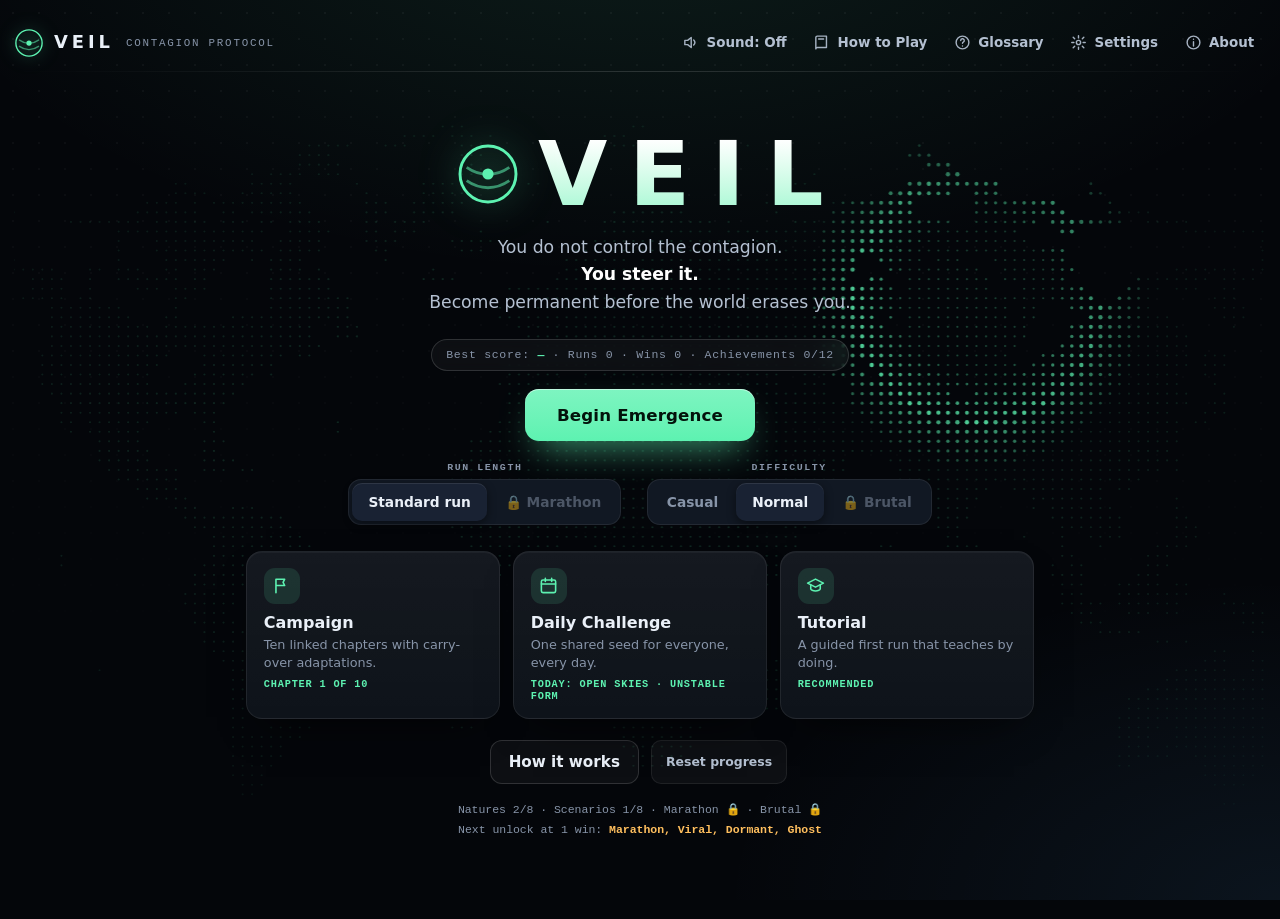
<file: veil.html>
<!DOCTYPE html>
<html lang="en">
<head>
<meta charset="UTF-8"/>
<meta name="viewport" content="width=device-width, initial-scale=1.0"/>
<title>VEIL — Steer the Contagion</title>
<meta name="description" content="Steer a spreading pathogen across 41 world regions, outwit the cure, and become permanent. 8 pathogens, a 10-chapter campaign and a daily challenge. Play in your browser."/>
<meta name="theme-color" content="#04060a"/>
<meta name="color-scheme" content="dark"/>
<link rel="icon" href="data:image/svg+xml,%3Csvg%20xmlns%3D%22http%3A%2F%2Fwww.w3.org%2F2000%2Fsvg%22%20viewBox%3D%220%200%2048%2048%22%3E%3Crect%20width%3D%2248%22%20height%3D%2248%22%20rx%3D%2211%22%20fill%3D%22%2304060a%22%2F%3E%3Ccircle%20cx%3D%2224%22%20cy%3D%2224%22%20r%3D%2216%22%20fill%3D%22none%22%20stroke%3D%22%235df2b1%22%20stroke-width%3D%222.6%22%2F%3E%3Cpath%20d%3D%22M11%2021c8%205.5%2018%205.5%2026%200M11%2028c8%205.5%2018%205.5%2026%200%22%20fill%3D%22none%22%20stroke%3D%22%235df2b1%22%20stroke-width%3D%222.6%22%20opacity%3D%22.55%22%2F%3E%3Ccircle%20cx%3D%2224%22%20cy%3D%2224%22%20r%3D%223.4%22%20fill%3D%22%235df2b1%22%2F%3E%3C%2Fsvg%3E"/>
<link rel="apple-touch-icon" href="apple-touch-icon.png"/>
<meta property="og:type" content="website"/>
<meta property="og:site_name" content="VEIL"/>
<meta property="og:title" content="VEIL — Steer the Contagion"/>
<meta property="og:description" content="Steer a spreading pathogen across 41 world regions, outwit the cure, and become permanent. 8 pathogens, a 10-chapter campaign and a daily challenge. Play in your browser."/>
<meta property="og:image" content="share.png"/>
<meta property="og:image:type" content="image/png"/>
<meta property="og:image:width" content="1200"/>
<meta property="og:image:height" content="630"/>
<meta property="og:image:alt" content="VEIL: a glowing dot-matrix world map with an outbreak spreading across it, and the tagline &quot;Steer the contagion.&quot;"/>
<meta name="twitter:card" content="summary_large_image"/>
<meta name="twitter:title" content="VEIL — Steer the Contagion"/>
<meta name="twitter:description" content="Steer a spreading pathogen across 41 world regions, outwit the cure, and become permanent. 8 pathogens, a 10-chapter campaign and a daily challenge. Play in your browser."/>
<meta name="twitter:image" content="share.png"/>
<meta name="twitter:image:alt" content="VEIL: a glowing dot-matrix world map with an outbreak spreading across it, and the tagline &quot;Steer the contagion.&quot;"/>
<style>
:root {
  --bg:#07090c; --panel:#0e1218; --panel2:#141a22; --border:#1e2633;
  --text:#e8ecf1; --muted:#8b95a8; --accent:#7cfcb0;
  --accent-dim:rgba(124,252,176,.12); --warn:#ffb454; --danger:#ff6b6b;
  --infect:#c4f542; --detect:#5b9fd4; --cure:#e8a0bf;
  --radius:12px; --font:"Segoe UI", system-ui, -apple-system, sans-serif;
}
*{box-sizing:border-box;margin:0;padding:0}
body{
  font-family:var(--font); background:var(--bg); color:var(--text);
  min-height:100vh; font-size:16px; line-height:1.5;
  background-image:
    radial-gradient(ellipse 80% 50% at 50% -20%, rgba(124,252,176,.06), transparent),
    radial-gradient(ellipse 40% 30% at 100% 100%, rgba(91,159,212,.04), transparent);
  -webkit-tap-highlight-color:transparent;
}
button{font-family:inherit;cursor:pointer;border:none;border-radius:8px;font-weight:600;transition:transform .12s,background .12s,border-color .12s}
button:active{transform:scale(.97)}
button:disabled{opacity:.4;cursor:not-allowed;transform:none}
.shell{max-width:1100px;margin:0 auto;padding:.85rem .85rem 3rem}
.header{display:flex;justify-content:space-between;align-items:center;padding:.65rem 0;border-bottom:1px solid var(--border);margin-bottom:1.1rem;gap:.5rem;flex-wrap:wrap}
.logo{font-weight:800;font-size:1.4rem;letter-spacing:.12em;color:var(--accent)}
.logo span{color:var(--muted);font-weight:500;letter-spacing:0;font-size:.88rem;margin-left:.4rem}
.nav{display:flex;gap:.25rem;align-items:center}
.nav button{background:transparent;color:var(--muted);padding:.4rem .65rem;font-size:.88rem}
.nav button:hover{color:var(--text)}
.nav button.on{color:var(--accent)}
.screen{display:none}
.screen.active{display:block;animation:fadeIn .28s ease}
@keyframes fadeIn{from{opacity:0;transform:translateY(4px)}to{opacity:1;transform:none}}
@keyframes pulse{0%{filter:brightness(1.4)}100%{filter:brightness(1)}}
@keyframes flashRed{0%{box-shadow:inset 0 0 40px rgba(255,80,80,.25)}100%{box-shadow:none}}
@keyframes flashGreen{0%{box-shadow:inset 0 0 40px rgba(124,252,176,.2)}100%{box-shadow:none}}
body.flash-bad{animation:flashRed .5s ease}
body.flash-good{animation:flashGreen .5s ease}

.hero{text-align:center;padding:2.2rem .75rem 1.8rem}
.hero h1{font-size:clamp(2.5rem,8vw,3.9rem);font-weight:800;letter-spacing:.18em;color:var(--accent);margin-bottom:.45rem}
.hero .tag{color:var(--muted);font-size:1.1rem;max-width:420px;margin:0 auto 1.3rem}
.hero .tag em{color:var(--text);font-style:normal}
.btn-main{background:linear-gradient(180deg,#9affc8,#5ee0a0);color:#04140c;padding:.85rem 1.7rem;font-size:1.06rem;border-radius:10px;box-shadow:0 4px 22px rgba(124,252,176,.25);min-height:48px}
.btn-main:hover{filter:brightness(1.05)}
.btn-ghost{background:var(--panel2);color:var(--text);border:1px solid var(--border);padding:.6rem 1.1rem;font-size:.95rem;min-height:44px}
.btn-ghost:hover{border-color:var(--muted)}
.modes{display:flex;flex-wrap:wrap;gap:.55rem;justify-content:center;margin-top:.9rem}
.score-pill{display:inline-flex;gap:.35rem;background:var(--panel2);border:1px solid var(--border);border-radius:999px;padding:.3rem .75rem;font-size:.88rem;color:var(--muted);margin-bottom:.7rem}
.score-pill strong{color:var(--accent)}
.unlocks{font-size:.82rem;color:var(--muted);margin-top:.8rem}
.unlocks strong{color:var(--warn)}

.section-title{text-align:center;margin-bottom:.3rem;font-size:1.3rem}
.section-sub{text-align:center;color:var(--muted);font-size:.95rem;margin-bottom:.9rem}
.natures,.scenarios{display:grid;grid-template-columns:repeat(auto-fit,minmax(190px,1fr));gap:.7rem;margin:1rem 0}
.nature-card,.scenario-card{background:var(--panel);border:1px solid var(--border);border-radius:var(--radius);padding:1rem;cursor:pointer;text-align:left;transition:border-color .15s,box-shadow .15s;min-height:120px}
.nature-card:hover,.nature-card.selected,.scenario-card:hover,.scenario-card.selected{border-color:var(--accent);box-shadow:0 0 0 1px var(--accent-dim)}
.nature-card.locked{opacity:.45;cursor:not-allowed}
.nature-card h3,.scenario-card h3{font-size:1.08rem;margin-bottom:.25rem;color:var(--accent)}
.nature-card p,.scenario-card p{font-size:.86rem;color:var(--muted)}
.nature-card .stat,.scenario-card .stat{font-size:.8rem;color:var(--warn);margin-top:.4rem}

.hud{display:grid;grid-template-columns:repeat(5,1fr);gap:.4rem;margin-bottom:.65rem}
@media(max-width:700px){.hud{grid-template-columns:repeat(3,1fr)}}
@media(max-width:400px){.hud{grid-template-columns:1fr 1fr}}
.stat-box{background:var(--panel);border:1px solid var(--border);border-radius:10px;padding:.5rem .55rem;text-align:center}
.stat-box .label{font-size:.7rem;text-transform:uppercase;letter-spacing:.06em;color:var(--muted)}
.stat-box .val{font-size:1.22rem;font-weight:800;margin-top:.08rem}
.stat-box.infect .val{color:var(--infect)}
.stat-box.detect .val{color:var(--detect)}
.stat-box.cure .val{color:var(--cure)}
.stat-box.influence .val{color:var(--accent)}
.stat-box.stable .val{color:var(--warn)}

.race{display:grid;grid-template-columns:1fr 1fr;gap:.45rem;margin-bottom:.75rem}
@media(max-width:520px){.race{grid-template-columns:1fr}}
.race-item{background:var(--panel);border:1px solid var(--border);border-radius:10px;padding:.45rem .65rem}
.race-item .rl{font-size:.7rem;text-transform:uppercase;letter-spacing:.05em;color:var(--muted);margin-bottom:.25rem;display:flex;justify-content:space-between}
.race-item .rl b{color:var(--text);font-weight:700}
.race-track{height:9px;border-radius:5px;background:#1a2030;overflow:hidden}
.race-track i{display:block;height:100%;border-radius:5px;transition:width .4s ease}
.race-track.you i{background:linear-gradient(90deg,#8fd94f,var(--infect))}
.race-track.them i{background:linear-gradient(90deg,#c77b9a,var(--cure))}

.phase-blurb{font-size:.86rem;color:var(--muted);background:var(--panel);border:1px solid var(--border);border-radius:10px;padding:.48rem .7rem;margin-bottom:.6rem}
.turn-bar{display:flex;justify-content:space-between;align-items:center;flex-wrap:wrap;gap:.3rem;margin-bottom:.55rem;font-size:.9rem;color:var(--muted)}
.turn-bar strong{color:var(--text)}

.map-wrap{background:var(--panel);border:1px solid var(--border);border-radius:var(--radius);padding:.85rem;margin-bottom:.85rem}
.map-title{font-size:.78rem;color:var(--muted);text-transform:uppercase;letter-spacing:.07em;margin-bottom:.55rem}
.map-grid{display:grid;grid-template-columns:repeat(auto-fill,minmax(104px,1fr));gap:.35rem}
.region{
  border:1px solid var(--border);border-radius:8px;padding:.45rem .4rem;font-size:.78rem;cursor:pointer;
  min-height:68px;display:flex;flex-direction:column;justify-content:space-between;
  transition:border-color .15s,transform .1s,box-shadow .2s;background:#121820;
}
.region:hover{border-color:var(--muted);transform:translateY(-1px)}
.region.selected{border-color:var(--accent);box-shadow:0 0 0 1px var(--accent-dim)}
.region.origin{box-shadow:inset 0 0 0 1px rgba(124,252,176,.45)}
.region .rname{font-weight:700;font-size:.82rem;line-height:1.15}
.region .rpct{font-size:.74rem;font-weight:700;color:var(--infect)}
.region .rdet{font-size:.68rem;color:var(--detect)}
.region.lvl0{background:#121820}
.region.lvl1{background:rgba(196,245,66,.08);border-color:rgba(196,245,66,.22)}
.region.lvl2{background:rgba(196,245,66,.15);border-color:rgba(196,245,66,.38)}
.region.lvl3{background:rgba(196,245,66,.26);border-color:rgba(196,245,66,.52)}
.region.lvl4{background:rgba(196,245,66,.38);border-color:rgba(196,245,66,.68)}
.region.sealed-hard{outline:1px solid rgba(255,180,84,.55)}
.region.pulse{animation:pulse .4s ease}
.legend{font-size:.76rem;color:var(--muted);margin-top:.5rem}
.legend span{margin-right:.65rem}

.row{display:grid;grid-template-columns:1fr 1fr;gap:.85rem}
@media(max-width:720px){.row{grid-template-columns:1fr}}
.panel{background:var(--panel);border:1px solid var(--border);border-radius:var(--radius);padding:.9rem}
.panel h3{font-size:.94rem;margin-bottom:.5rem;color:var(--accent)}
.delta{font-size:.84rem;color:var(--muted);background:var(--panel2);border-radius:8px;padding:.45rem .55rem;margin-bottom:.55rem;min-height:2.5em;line-height:1.4}
.delta .up{color:var(--infect);font-weight:700}
.delta .down{color:var(--danger);font-weight:700}
.log{max-height:180px;overflow-y:auto;font-size:.86rem;color:var(--muted);-webkit-overflow-scrolling:touch}
.log div{padding:.22rem 0;border-bottom:1px solid rgba(30,38,51,.55)}
.log .good{color:var(--infect)}
.log .bad{color:var(--danger)}
.log .warn{color:var(--warn)}
.log .sys{color:var(--detect)}
.actions{display:flex;flex-wrap:wrap;gap:.45rem;margin-top:.65rem}
.actions button{background:var(--panel2);color:var(--text);border:1px solid var(--border);padding:.55rem .85rem;font-size:.88rem;min-height:44px}
.actions button:hover:not(:disabled){border-color:var(--accent);color:var(--accent)}
.actions button.primary{background:var(--accent-dim);border-color:rgba(124,252,176,.45);color:var(--accent);flex:1}
.mut-grid{display:grid;grid-template-columns:1fr 1fr;gap:.35rem}
@media(max-width:400px){.mut-grid{grid-template-columns:1fr}}
.mut-btn{background:var(--panel2);border:1px solid var(--border);border-radius:8px;padding:.55rem .6rem;text-align:left;color:var(--text);font-size:.84rem;min-height:52px}
.mut-btn:hover:not(:disabled){border-color:var(--accent)}
.mut-btn strong{display:block;color:var(--accent);font-size:.88rem;margin-bottom:.1rem}
.mut-btn span{color:var(--muted);font-size:.76rem}
.mut-btn .cost{color:var(--warn)}
.traits{display:grid;grid-template-columns:repeat(3,1fr);gap:.3rem;margin-bottom:.5rem;font-size:.78rem}
.trait{background:var(--panel2);border-radius:6px;padding:.32rem .4rem;text-align:center;color:var(--muted)}
.trait b{display:block;color:var(--text);font-size:.9rem}
.tip{font-size:.84rem;color:var(--warn);background:rgba(255,180,84,.08);border:1px solid rgba(255,180,84,.28);border-radius:8px;padding:.45rem .6rem;margin-bottom:.55rem}
.pressure{font-size:.8rem;color:var(--muted);margin-top:.35rem}
.pressure b{color:var(--text)}

.end-box{max-width:440px;margin:1.8rem auto;text-align:center;background:var(--panel);border:1px solid var(--border);border-radius:16px;padding:1.8rem 1.3rem}
.end-box h2{font-size:1.65rem;margin-bottom:.45rem}
.end-box.win h2{color:var(--accent)}
.end-box.lose h2{color:var(--danger)}
.end-box p{color:var(--muted);margin-bottom:.7rem;font-size:1rem}
.best-box{font-size:.9rem;color:var(--muted)}
.best-box strong{color:var(--accent)}
.modal-bg{position:fixed;inset:0;background:rgba(0,0,0,.78);display:flex;align-items:center;justify-content:center;z-index:50;padding:1rem}
.modal{background:var(--panel);border:1px solid var(--border);border-radius:14px;padding:1.4rem;max-width:420px;width:100%;max-height:88vh;overflow-y:auto}
.modal h2{margin-bottom:.65rem;font-size:1.25rem}
.modal p{color:var(--muted);font-size:.95rem;margin-bottom:.5rem}
.hidden{display:none!important}
.toast{position:fixed;bottom:1.1rem;left:50%;transform:translateX(-50%);background:var(--panel2);border:1px solid var(--border);color:var(--text);padding:.5rem 1rem;border-radius:10px;font-size:.9rem;z-index:100;pointer-events:none;animation:fadeIn .2s;max-width:90%}
:focus-visible{outline:2px solid var(--accent);outline-offset:2px}
.region .rwarn{font-size:.66rem;color:var(--danger);font-weight:700}
.map-stage{container-type:inline-size;position:relative;aspect-ratio:1504/870;border-radius:12px;overflow:hidden;border:1px solid var(--border);background:radial-gradient(ellipse at 50% 42%,#0e211e 0,#050b0b 78%)}
.map-stage:before{content:"";position:absolute;inset:0;background-image:linear-gradient(rgba(80,200,170,.05) 1px,transparent 1px),linear-gradient(90deg,rgba(80,200,170,.05) 1px,transparent 1px);background-size:6.65% 11.5%}
.map-stage canvas{position:absolute;left:0;top:0}
.routes{position:absolute;inset:0;width:100%;height:100%;pointer-events:none}
.route{fill:none;stroke:rgba(110,200,230,.28);stroke-width:1.2;stroke-dasharray:5 7;animation:flow 1.6s linear infinite;vector-effect:non-scaling-stroke}
.route.live{stroke:rgba(150,255,190,.7);stroke-width:1.7}
@keyframes flow{to{stroke-dashoffset:-24}}
.fx{position:absolute;aspect-ratio:1;translate:-50% -50%;pointer-events:none}
.fx i{position:absolute;inset:0;border-radius:50%}
.fx .g{background:radial-gradient(circle,rgba(130,255,170,.55) 0,rgba(130,255,170,.18) 38%,transparent 70%);mix-blend-mode:screen;animation:breathe 3.2s ease-in-out infinite}
.fx .d{inset:14%;border:2px solid rgba(90,185,255,.9);box-shadow:0 0 16px rgba(90,185,255,.75),inset 0 0 14px rgba(90,185,255,.35)}
.fx .s{inset:-4%;border:2px dashed rgba(255,180,84,.95);animation:spin 14s linear infinite}
@keyframes breathe{50%{transform:scale(1.14)}}
@keyframes spin{to{transform:rotate(360deg)}}
.map-stage .region{position:absolute;translate:-50% -100%;margin-top:-9px;background:rgba(5,12,12,.8);padding:.18rem .42rem;border-radius:6px;display:flex;gap:.35rem;align-items:center;z-index:3;white-space:nowrap}
.map-stage .region .rname{font-size:.66rem;letter-spacing:.04em;text-transform:uppercase}
.map-stage .region>div:last-child{display:flex;gap:.3rem;align-items:center}
.map-stage .region:after{content:"";position:absolute;left:50%;bottom:-13px;width:9px;height:9px;translate:-50% 0;border-radius:50%;background:#fff;box-shadow:0 0 8px #7cfcb0}
.map-stage .region:hover{transform:scale(1.06)}
.map-stage .region.pulse{animation:hubpulse .5s}
@keyframes hubpulse{40%{transform:scale(1.18);box-shadow:0 0 18px rgba(130,255,170,.8)}}
@container (max-width:780px){.map-stage .region .rname,.map-stage .region .rdet{display:none}.map-stage .region.selected .rname{display:block}}
.fx .p{border:2px solid rgba(255,90,90,.95);box-shadow:0 0 18px rgba(255,90,90,.8);animation:ping .9s ease-out forwards}
@keyframes ping{from{transform:scale(.4);opacity:1}to{transform:scale(1.3);opacity:0}}
@media(prefers-reduced-motion:reduce){.route,.fx .g,.fx .s,.fx .p{animation:none}}
.diffbtn{background:var(--panel);border:1px solid var(--border);color:var(--muted);padding:.4rem .85rem;border-radius:8px;cursor:pointer;margin:0 .2rem;font:inherit}.diffbtn.on{border-color:var(--accent);color:var(--text)}
.map-stage .region.zero{padding:0;width:13px;height:13px;min-width:0;translate:-50% -50%;margin-top:0;border-radius:50%;background:rgba(220,255,240,.12);border:1px solid rgba(220,255,240,.35)}.map-stage .region.zero>*{display:none}.map-stage .region.zero:after{display:none}.route:not(.live){display:none}
#choice-opts button{display:block;width:100%;text-align:left;margin:.5rem 0;padding:.65rem .9rem;border-radius:10px}#choice-opts span{color:var(--muted);font-size:.85rem}.flight{fill:none;stroke:#bfffe0;stroke-width:2.2;stroke-dasharray:2400;stroke-dashoffset:2400;animation:fly 1.5s ease-out forwards;vector-effect:non-scaling-stroke;filter:drop-shadow(0 0 4px #7cfcb0)}.flight.sea{stroke:#7fd0ff;stroke-dasharray:8 6;stroke-dashoffset:0;animation:fade 2.4s ease-out forwards}@keyframes fly{to{stroke-dashoffset:0}}@keyframes fade{from{opacity:1}to{opacity:.15}}@media(prefers-reduced-motion:reduce){.flight{animation:none;stroke-dashoffset:0}}
.pillbtn{background:var(--panel);border:1px solid var(--border);color:var(--muted);padding:.4rem .85rem;border-radius:8px;cursor:pointer;margin:0 .2rem;font:inherit}.pillbtn.on{border-color:var(--accent);color:var(--text)}#camp-list button{display:block;width:100%;text-align:left;margin:.5rem 0;padding:.65rem .9rem}#camp-list span{color:var(--muted);font-size:.85rem}.pillbtn[aria-disabled=true]{opacity:.5;cursor:not-allowed}
.scenario-card.locked,.pillbtn.locked,.diffbtn.locked{opacity:.5;cursor:not-allowed}
.map-stage .region{display:flex!important;flex-direction:row!important;align-items:center;gap:.3rem;min-height:0!important;height:auto!important;width:auto!important;padding:.1rem .4rem!important;margin:0!important;translate:-50% -50%!important;border-radius:999px!important;background:rgba(6,14,13,.88)!important;border:1px solid rgba(160,255,200,.55);font-size:.64rem;line-height:1.2;z-index:3;transition:transform .15s}
.map-stage .region:after{display:none!important}
.map-stage .region .rname,.map-stage .region .rdet{display:none}
.map-stage .region>div:last-child{display:flex;gap:.25rem;align-items:center}
.map-stage .region .rpct{color:#eafff4;font-weight:700;font-size:.66rem}
.map-stage .region:hover,.map-stage .region:focus-visible,.map-stage .region.selected{z-index:12;transform:scale(1.08)}
.map-stage .region:hover .rname,.map-stage .region:focus-visible .rname,.map-stage .region.selected .rname,.map-stage .region:hover .rdet,.map-stage .region.selected .rdet{display:block}
.map-stage .region .rname{white-space:nowrap;font-weight:700;letter-spacing:.03em}
.map-stage .region.lvl2{border-color:#b6e64f}.map-stage .region.lvl3{border-color:#ffd54f}.map-stage .region.lvl4{border-color:#ff8a50}
.map-stage .region.zero{width:10px!important;height:10px!important;padding:0!important;background:rgba(200,255,230,.3)!important;border:1px solid rgba(200,255,230,.6)!important}
.map-stage .region.zero>*{display:none!important}
.map-stage .region.zero:hover{transform:scale(1.5)}
.flight{stroke-width:1.6;filter:none;opacity:.9;animation:fly 1.2s ease-out forwards,fade 3.2s ease-in 1s forwards}
.map-stage .region.edge-r{translate:-86% -50%!important}.map-stage .region.edge-l{translate:-14% -50%!important}@container (max-width:520px){.map-stage .region .rname{font-size:.56rem}.map-stage .region{font-size:.58rem}}
@media(max-width:640px){.shell{padding:.45rem .35rem 2.5rem}.map-wrap{margin-left:-.35rem;margin-right:-.35rem;padding:.35rem 0;border-left:0;border-right:0;border-radius:0}.map-stage{border-radius:0;border-left:0;border-right:0}.panel{padding:.7rem .65rem}.map-title,.legend{padding:0 .7rem}.end-box{padding:1.3rem .9rem}.modal{width:calc(100vw - 1rem)!important;max-width:none!important}}
.place-bar{display:flex;gap:.8rem;align-items:center;justify-content:space-between;flex-wrap:wrap;background:var(--panel);border:1px solid var(--accent);border-radius:var(--radius);padding:.7rem .85rem;margin-bottom:.85rem;font-size:.9rem}.place-bar #place-info{color:var(--muted);font-size:.8rem}.place-btns{display:flex;gap:.5rem;align-items:center}.place-btns .btn-main{padding:.55rem 1rem;width:auto}.placing .mut-grid,.placing #btn-advance{opacity:.4;pointer-events:none}@media(max-width:640px){.place-bar{margin:0 .35rem .6rem}}
.mut-tabs{display:flex;flex-wrap:wrap;gap:.3rem;margin-bottom:.5rem}.mut-tabs .pillbtn{margin:0;padding:.3rem .6rem;font-size:.78rem}#camp-list{max-height:58vh;overflow:auto}
.stat-box .sub{font-size:.68rem;color:var(--muted);margin-top:.1rem}.stat-box.influence{cursor:pointer}.stat-box .qm{display:inline-block;width:1.05em;height:1.05em;line-height:1.05em;text-align:center;border:1px solid var(--muted);border-radius:50%;font-size:.65em;color:var(--muted);margin-left:.2rem}.mut-btn.afford{box-shadow:0 0 0 1px var(--accent),0 0 12px rgba(124,252,176,.22)}.mut-btn .need{display:block;font-style:normal;font-size:.72rem;color:var(--muted)}#tut-ring{display:none;position:fixed;z-index:60;border:2px solid var(--accent);border-radius:12px;box-shadow:0 0 0 9999px rgba(0,0,0,.58);pointer-events:none;transition:all .25s}#tut-card{display:none;position:fixed;z-index:61;left:50%;bottom:14px;transform:translateX(-50%);width:min(440px,calc(100vw - 20px));background:var(--panel);border:1px solid var(--accent);border-radius:14px;padding:.9rem 1rem;box-shadow:0 10px 40px rgba(0,0,0,.6)}#tut-card h3{margin:.15rem 0 .35rem;color:var(--accent);font-size:1.05rem}#tut-card p{margin:0 0 .7rem;font-size:.92rem;line-height:1.45}.tut-step{font-size:.72rem;color:var(--muted);text-transform:uppercase;letter-spacing:.06em}.tut-btns{display:flex;gap:.5rem;align-items:center;justify-content:space-between}@media(prefers-reduced-motion:reduce){#tut-ring{transition:none}}
.set-row{display:flex;align-items:center;justify-content:space-between;gap:.8rem;margin:.6rem 0}.set-row label{display:flex;align-items:center;gap:.5rem;cursor:pointer}.set-row input[type=range]{width:42%;accent-color:var(--accent)}
body.big{font-size:18.5px}body.rm *,body.rm *::before,body.rm *::after{animation:none!important;transition:none!important}
body.cb{--accent:#56b4e9;--accent-dim:rgba(86,180,233,.14);--infect:#f0e442;--detect:#cc79a7;--cure:#e69f00;--warn:#e69f00;--danger:#d55e00}
body.cb .btn-main{background:linear-gradient(180deg,#8fd0f5,#56b4e9)!important;color:#05131d!important;box-shadow:0 0 18px rgba(86,180,233,.3)}
body.cb .fx .g{background:radial-gradient(circle,rgba(240,228,66,.55) 0,rgba(240,228,66,.18) 38%,transparent 70%)}
body.cb .fx .d{border-color:#cc79a7;box-shadow:0 0 16px rgba(204,121,167,.75),inset 0 0 14px rgba(204,121,167,.35)}
body.cb .fx .s{border-color:#fff}
body.cb .route.live{stroke:rgba(240,228,66,.75)}body.cb .flight{stroke:#f0e442}body.cb .flight.sea{stroke:#56b4e9}
body.cb .mut-btn.afford{box-shadow:0 0 0 1px var(--accent),0 0 12px rgba(86,180,233,.28)}
body.cb .map-stage .region.lvl1{border-color:#56b4e9}body.cb .map-stage .region.lvl2{border-color:#f0e442}body.cb .map-stage .region.lvl3{border-color:#e69f00}body.cb .map-stage .region.lvl4{border-color:#d55e00}

#topbar{position:sticky;top:0;z-index:20;background:rgba(7,10,13,.95);backdrop-filter:blur(8px);padding:.3rem 0 .4rem}
#topbar .head{display:flex;align-items:center;justify-content:space-between;gap:.8rem;margin-bottom:.3rem}
#topbar .phase-blurb{flex:1;min-width:0;margin:0;padding:.25rem .6rem;font-size:.78rem;white-space:nowrap;overflow:hidden;text-overflow:ellipsis}
#topbar .turn-bar{margin:0;font-size:.8rem;white-space:nowrap}
#topbar .hud{display:grid;grid-template-columns:repeat(5,1fr)!important;gap:.35rem;margin:0 0 .35rem}
#topbar .stat-box{padding:.28rem .2rem}
#topbar .stat-box .label{font-size:.58rem;letter-spacing:.04em}
#topbar .stat-box .val{font-size:1.05rem;line-height:1.15}
#topbar .stat-box .sub{font-size:.6rem;margin:0}
#topbar .race{grid-template-columns:1fr 1fr!important;gap:.4rem;margin:0}
#topbar .race-item{padding:.22rem .5rem}
#topbar .rl{font-size:.66rem}
#advance-bar .actions{margin:0}
#advance-bar button{width:100%}
@media(min-width:1001px){
 .shell{max-width:1280px}
 #game-main{display:grid;grid-template-columns:minmax(0,1.45fr) minmax(360px,1fr);gap:.7rem;align-items:start}
 #col-left{position:sticky;top:calc(var(--tb,150px) + 6px);display:flex;flex-direction:column;gap:.5rem}
 #col-left .map-title{display:none}
 #col-left .map-wrap{padding:.4rem .5rem .3rem;margin:0}
 #col-left .map-stage{width:min(100%,max(380px,calc((100vh - 470px)*1.728)));margin:0 auto}
 #dock{display:grid;grid-template-columns:1fr 1fr;gap:.5rem}
 #dock>.panel{max-height:150px;overflow:auto;margin:0;padding:.5rem .7rem}
 #region-panel{order:1}#log-panel,#dock>.place-bar{order:2}
 body.placing #log-panel{display:none}
 #dock>.place-bar{max-height:150px;margin:0!important;flex-direction:column;align-items:stretch!important;justify-content:space-between;gap:.4rem;padding:.5rem .7rem;font-size:.82rem}
 #dock>.place-bar .place-btns{justify-content:space-between}
 #dock>.panel h3{margin:.1rem 0 .3rem;font-size:.9rem}
 #dock-tabs{display:none}
 #col-right .panel{margin:0}
 #advance-bar{position:sticky;bottom:8px;z-index:6;margin-top:.6rem;background:var(--bg);padding:.3rem 0}
}
@media(max-height:700px) and (min-width:1001px){#col-left{position:static}}
@media(max-width:640px){.nav{flex-wrap:wrap;gap:.1rem .6rem;justify-content:flex-end}.nav button{padding:.25rem .3rem;font-size:.82rem}}
@media(max-width:1000px){
 #game-main{display:flex;flex-direction:column}
 #col-left{display:contents}
 .map-wrap{order:1}
 #dock-tabs{order:2}
 #dock{order:3}
 #col-right{order:4}
 #topbar .phase-blurb{display:none}
 #topbar .head{justify-content:flex-start;margin-bottom:.2rem}
 .map-wrap{position:sticky;top:var(--tb,110px);z-index:15;background:var(--bg);padding:.3rem 0 .1rem!important}
 .map-title{display:none}
 .legend{font-size:.6rem;padding:0 .5rem}
 #dock-tabs{display:flex;gap:.35rem;margin:0 0 .5rem;position:sticky;top:calc(var(--tb,110px) + var(--mh,240px));z-index:14;background:var(--bg);padding:.35rem 0}
 #dock-tabs .pillbtn{margin:0;flex:1}
 #dock>.panel{margin:0 0 .6rem;max-height:none}
 #screen-game[data-tab="mut"] #dock>.panel{display:none}
 #screen-game:not([data-tab="mut"]) #mut-panel{display:none}
 #screen-game[data-tab="log"] #region-panel{display:none}
 #screen-game[data-tab="region"] #log-panel{display:none}
 #advance-bar{position:fixed;left:0;right:0;bottom:0;z-index:30;padding:.5rem .7rem calc(.5rem + env(safe-area-inset-bottom));background:rgba(7,10,13,.97);border-top:1px solid var(--border)}
 #screen-game{padding-bottom:84px}
 body.placing #advance-bar{display:none}
 .place-bar{position:fixed!important;left:.35rem;right:.35rem;bottom:.35rem;z-index:31;margin:0!important;padding:.5rem .7rem!important;font-size:.82rem;gap:.4rem!important}
 .place-bar>div:first-child{flex:1 1 100%}
 .place-bar #place-info{font-size:.72rem}
 .place-btns{width:100%}
 .place-btns .btn-main{flex:1}
 body.placing #screen-game{padding-bottom:150px}
 #tut-card{bottom:88px}
 .toast{bottom:5.2rem}
 #topbar .rl span{overflow:hidden;text-overflow:ellipsis;white-space:nowrap;min-width:0}
 #topbar .rl{gap:.3rem}
}
:root{--i-sound:url("data:image/svg+xml,%3Csvg%20xmlns%3D%22http%3A%2F%2Fwww.w3.org%2F2000%2Fsvg%22%20viewBox%3D%220%200%2024%2024%22%20fill%3D%22none%22%20stroke%3D%22black%22%20stroke-width%3D%222%22%20stroke-linecap%3D%22round%22%20stroke-linejoin%3D%22round%22%3E%3Cpath%20d%3D%22M4%209v6h4l5%204V5L8%209H4z%22%2F%3E%3Cpath%20d%3D%22M16.5%208.5a5%205%200%200%201%200%207%22%2F%3E%3C%2Fsvg%3E");--i-book:url("data:image/svg+xml,%3Csvg%20xmlns%3D%22http%3A%2F%2Fwww.w3.org%2F2000%2Fsvg%22%20viewBox%3D%220%200%2024%2024%22%20fill%3D%22none%22%20stroke%3D%22black%22%20stroke-width%3D%222%22%20stroke-linecap%3D%22round%22%20stroke-linejoin%3D%22round%22%3E%3Cpath%20d%3D%22M4%205a2%202%200%200%201%202-2h13v16H6a2%202%200%200%200-2%202V5z%22%2F%3E%3Cpath%20d%3D%22M8%207h7%22%2F%3E%3C%2Fsvg%3E");--i-help:url("data:image/svg+xml,%3Csvg%20xmlns%3D%22http%3A%2F%2Fwww.w3.org%2F2000%2Fsvg%22%20viewBox%3D%220%200%2024%2024%22%20fill%3D%22none%22%20stroke%3D%22black%22%20stroke-width%3D%222%22%20stroke-linecap%3D%22round%22%20stroke-linejoin%3D%22round%22%3E%3Ccircle%20cx%3D%2212%22%20cy%3D%2212%22%20r%3D%229%22%2F%3E%3Cpath%20d%3D%22M9.5%209.2a2.5%202.5%200%201%201%203.6%202.2c-.7.4-1.1%201-1.1%201.8M12%2017h.01%22%2F%3E%3C%2Fsvg%3E");--i-gear:url("data:image/svg+xml,%3Csvg%20xmlns%3D%22http%3A%2F%2Fwww.w3.org%2F2000%2Fsvg%22%20viewBox%3D%220%200%2024%2024%22%20fill%3D%22none%22%20stroke%3D%22black%22%20stroke-width%3D%222%22%20stroke-linecap%3D%22round%22%20stroke-linejoin%3D%22round%22%3E%3Ccircle%20cx%3D%2212%22%20cy%3D%2212%22%20r%3D%223%22%2F%3E%3Cpath%20d%3D%22M12%202.5v3M12%2018.5v3M4.5%204.5l2.1%202.1M17.4%2017.4l2.1%202.1M2.5%2012h3M18.5%2012h3M4.5%2019.5l2.1-2.1M17.4%206.6l2.1-2.1%22%2F%3E%3C%2Fsvg%3E");--i-info:url("data:image/svg+xml,%3Csvg%20xmlns%3D%22http%3A%2F%2Fwww.w3.org%2F2000%2Fsvg%22%20viewBox%3D%220%200%2024%2024%22%20fill%3D%22none%22%20stroke%3D%22black%22%20stroke-width%3D%222%22%20stroke-linecap%3D%22round%22%20stroke-linejoin%3D%22round%22%3E%3Ccircle%20cx%3D%2212%22%20cy%3D%2212%22%20r%3D%229%22%2F%3E%3Cpath%20d%3D%22M12%2011v6M12%207.5h.01%22%2F%3E%3C%2Fsvg%3E");--i-eye:url("data:image/svg+xml,%3Csvg%20xmlns%3D%22http%3A%2F%2Fwww.w3.org%2F2000%2Fsvg%22%20viewBox%3D%220%200%2024%2024%22%20fill%3D%22none%22%20stroke%3D%22black%22%20stroke-width%3D%222%22%20stroke-linecap%3D%22round%22%20stroke-linejoin%3D%22round%22%3E%3Cpath%20d%3D%22M2%2012s3.5-7%2010-7%2010%207%2010%207-3.5%207-10%207S2%2012%202%2012z%22%2F%3E%3Ccircle%20cx%3D%2212%22%20cy%3D%2212%22%20r%3D%223%22%2F%3E%3C%2Fsvg%3E");--i-flask:url("data:image/svg+xml,%3Csvg%20xmlns%3D%22http%3A%2F%2Fwww.w3.org%2F2000%2Fsvg%22%20viewBox%3D%220%200%2024%2024%22%20fill%3D%22none%22%20stroke%3D%22black%22%20stroke-width%3D%222%22%20stroke-linecap%3D%22round%22%20stroke-linejoin%3D%22round%22%3E%3Cpath%20d%3D%22M9%203h6M10%203v6L4.5%2019a1.5%201.5%200%200%200%201.3%202.2h12.4a1.5%201.5%200%200%200%201.3-2.2L14%209V3%22%2F%3E%3Cpath%20d%3D%22M7.5%2014h9%22%2F%3E%3C%2Fsvg%3E");--i-bolt:url("data:image/svg+xml,%3Csvg%20xmlns%3D%22http%3A%2F%2Fwww.w3.org%2F2000%2Fsvg%22%20viewBox%3D%220%200%2024%2024%22%20fill%3D%22none%22%20stroke%3D%22black%22%20stroke-width%3D%222%22%20stroke-linecap%3D%22round%22%20stroke-linejoin%3D%22round%22%3E%3Cpath%20d%3D%22M13%202%204%2014h7l-1%208%209-12h-7l1-8z%22%2F%3E%3C%2Fsvg%3E");--i-virus:url("data:image/svg+xml,%3Csvg%20xmlns%3D%22http%3A%2F%2Fwww.w3.org%2F2000%2Fsvg%22%20viewBox%3D%220%200%2024%2024%22%20fill%3D%22none%22%20stroke%3D%22black%22%20stroke-width%3D%222%22%20stroke-linecap%3D%22round%22%20stroke-linejoin%3D%22round%22%3E%3Ccircle%20cx%3D%2212%22%20cy%3D%2212%22%20r%3D%224%22%2F%3E%3Cpath%20d%3D%22M12%202v3M12%2019v3M2%2012h3M19%2012h3M5%205l2%202M17%2017l2%202M19%205l-2%202M7%2017l-2%202%22%2F%3E%3C%2Fsvg%3E");--i-shield:url("data:image/svg+xml,%3Csvg%20xmlns%3D%22http%3A%2F%2Fwww.w3.org%2F2000%2Fsvg%22%20viewBox%3D%220%200%2024%2024%22%20fill%3D%22none%22%20stroke%3D%22black%22%20stroke-width%3D%222%22%20stroke-linecap%3D%22round%22%20stroke-linejoin%3D%22round%22%3E%3Cpath%20d%3D%22M12%203%204%206v6c0%205%203.5%208%208%209%204.5-1%208-4%208-9V6l-8-3z%22%2F%3E%3C%2Fsvg%3E");--i-dna:url("data:image/svg+xml,%3Csvg%20xmlns%3D%22http%3A%2F%2Fwww.w3.org%2F2000%2Fsvg%22%20viewBox%3D%220%200%2024%2024%22%20fill%3D%22none%22%20stroke%3D%22black%22%20stroke-width%3D%222%22%20stroke-linecap%3D%22round%22%20stroke-linejoin%3D%22round%22%3E%3Cpath%20d%3D%22M8%203c0%205%208%205%208%209s-8%204-8%209M16%203c0%205-8%205-8%209s8%204%208%209M9%207h6M9%2017h6%22%2F%3E%3C%2Fsvg%3E");--i-pin:url("data:image/svg+xml,%3Csvg%20xmlns%3D%22http%3A%2F%2Fwww.w3.org%2F2000%2Fsvg%22%20viewBox%3D%220%200%2024%2024%22%20fill%3D%22none%22%20stroke%3D%22black%22%20stroke-width%3D%222%22%20stroke-linecap%3D%22round%22%20stroke-linejoin%3D%22round%22%3E%3Cpath%20d%3D%22M12%2021s7-6.2%207-11a7%207%200%201%200-14%200c0%204.8%207%2011%207%2011z%22%2F%3E%3Ccircle%20cx%3D%2212%22%20cy%3D%2210%22%20r%3D%222.5%22%2F%3E%3C%2Fsvg%3E");--i-list:url("data:image/svg+xml,%3Csvg%20xmlns%3D%22http%3A%2F%2Fwww.w3.org%2F2000%2Fsvg%22%20viewBox%3D%220%200%2024%2024%22%20fill%3D%22none%22%20stroke%3D%22black%22%20stroke-width%3D%222%22%20stroke-linecap%3D%22round%22%20stroke-linejoin%3D%22round%22%3E%3Cpath%20d%3D%22M4%206h16M4%2012h16M4%2018h10%22%2F%3E%3C%2Fsvg%3E");--i-play:url("data:image/svg+xml,%3Csvg%20xmlns%3D%22http%3A%2F%2Fwww.w3.org%2F2000%2Fsvg%22%20viewBox%3D%220%200%2024%2024%22%20fill%3D%22none%22%20stroke%3D%22black%22%20stroke-width%3D%222%22%20stroke-linecap%3D%22round%22%20stroke-linejoin%3D%22round%22%3E%3Cpath%20d%3D%22M7%204.5l13%207.5-13%207.5V4.5z%22%2F%3E%3C%2Fsvg%3E");--i-calendar:url("data:image/svg+xml,%3Csvg%20xmlns%3D%22http%3A%2F%2Fwww.w3.org%2F2000%2Fsvg%22%20viewBox%3D%220%200%2024%2024%22%20fill%3D%22none%22%20stroke%3D%22black%22%20stroke-width%3D%222%22%20stroke-linecap%3D%22round%22%20stroke-linejoin%3D%22round%22%3E%3Crect%20x%3D%223%22%20y%3D%225%22%20width%3D%2218%22%20height%3D%2216%22%20rx%3D%222%22%2F%3E%3Cpath%20d%3D%22M8%203v4M16%203v4M3%2010h18%22%2F%3E%3C%2Fsvg%3E");--i-flag:url("data:image/svg+xml,%3Csvg%20xmlns%3D%22http%3A%2F%2Fwww.w3.org%2F2000%2Fsvg%22%20viewBox%3D%220%200%2024%2024%22%20fill%3D%22none%22%20stroke%3D%22black%22%20stroke-width%3D%222%22%20stroke-linecap%3D%22round%22%20stroke-linejoin%3D%22round%22%3E%3Cpath%20d%3D%22M5%2021V4M5%204h11l-2%204%202%204H5%22%2F%3E%3C%2Fsvg%3E");--i-cap:url("data:image/svg+xml,%3Csvg%20xmlns%3D%22http%3A%2F%2Fwww.w3.org%2F2000%2Fsvg%22%20viewBox%3D%220%200%2024%2024%22%20fill%3D%22none%22%20stroke%3D%22black%22%20stroke-width%3D%222%22%20stroke-linecap%3D%22round%22%20stroke-linejoin%3D%22round%22%3E%3Cpath%20d%3D%22M2%209l10-5%2010%205-10%205L2%209z%22%2F%3E%3Cpath%20d%3D%22M6%2011v5c0%201.5%203%203%206%203s6-1.5%206-3v-5%22%2F%3E%3C%2Fsvg%3E");--i-check:url("data:image/svg+xml,%3Csvg%20xmlns%3D%22http%3A%2F%2Fwww.w3.org%2F2000%2Fsvg%22%20viewBox%3D%220%200%2024%2024%22%20fill%3D%22none%22%20stroke%3D%22black%22%20stroke-width%3D%222%22%20stroke-linecap%3D%22round%22%20stroke-linejoin%3D%22round%22%3E%3Cpath%20d%3D%22M5%2012.5l4.5%204.5L19%207.5%22%2F%3E%3C%2Fsvg%3E");}
/* ===================== VEIL THEME v2 : design system ===================== */
:root{
 --bg:#04060a;--surface:#0b1017;--surface2:#111823;--surface3:#192233;--panel:var(--surface);--panel2:var(--surface2);
 --border:rgba(255,255,255,.075);--line:rgba(255,255,255,.075);--line2:rgba(255,255,255,.14);
 --text:#eaf0f8;--text2:#b4c0d1;--muted:#8794a8;
 --accent:#5df2b1;--accent-dim:rgba(93,242,177,.12);--infect:#c9f84b;--detect:#5eb6ff;--cure:#ff80b2;--warn:#ffbf5e;--danger:#ff6b6b;
 --radius:16px;--r2:12px;--r3:9px;
 --font:Inter,"SF Pro Display","Segoe UI Variable Display","Segoe UI",system-ui,-apple-system,Roboto,"Helvetica Neue",Arial,sans-serif;
 --mono:ui-monospace,"SF Mono","JetBrains Mono",Menlo,Consolas,"Liberation Mono",monospace;
 --glass:linear-gradient(180deg,rgba(255,255,255,.04),rgba(255,255,255,.012));
 --shadow:0 1px 0 rgba(255,255,255,.04) inset,0 18px 40px -20px rgba(0,0,0,.8);
}
html{color-scheme:dark}
body{font-family:var(--font);font-size:15.5px;letter-spacing:-.003em;-webkit-font-smoothing:antialiased;background-color:var(--bg);
 background-image:radial-gradient(1200px 620px at 50% -12%,color-mix(in srgb,var(--accent) 10%,transparent),transparent 62%),radial-gradient(900px 520px at 100% 100%,color-mix(in srgb,var(--detect) 8%,transparent),transparent 62%);background-attachment:fixed}
body.big{font-size:18.5px}
body::before{content:"";position:fixed;inset:0;background-image:radial-gradient(rgba(255,255,255,.045) 1px,transparent 1px);background-size:26px 26px;pointer-events:none;z-index:0;-webkit-mask-image:linear-gradient(180deg,#000,transparent 80%);mask-image:linear-gradient(180deg,#000,transparent 80%)}
.shell{position:relative;z-index:1}
::selection{background:color-mix(in srgb,var(--accent) 35%,transparent)}
*{scrollbar-width:thin;scrollbar-color:rgba(255,255,255,.18) transparent}
button{border-radius:10px;letter-spacing:0}
:focus-visible{outline:2px solid var(--accent);outline-offset:2px;border-radius:8px}

/* header */
.header{border:0;margin:0 0 1rem;padding:.75rem 0;position:relative}
.header::after{content:"";position:absolute;left:0;right:0;bottom:0;height:1px;background:linear-gradient(90deg,transparent,var(--line2),transparent)}
.logo{display:flex;align-items:center;gap:.65rem;font-weight:800;letter-spacing:.22em;font-size:1.12rem;color:var(--text)}
.logo .mark{width:30px;height:30px;color:var(--accent);filter:drop-shadow(0 0 8px color-mix(in srgb,var(--accent) 55%,transparent))}
.logo span{font:500 .68rem var(--mono);letter-spacing:.16em;text-transform:uppercase;color:var(--muted);margin-left:.1rem}
.nav{gap:.15rem}
.nav button{display:flex;align-items:center;gap:.45rem;padding:.48rem .7rem;border-radius:11px;color:var(--text2);background:transparent;border:1px solid transparent;font-weight:600;font-size:.84rem}
.nav button:hover{background:rgba(255,255,255,.055);color:var(--text)}
.nav button.on{color:var(--accent);background:var(--accent-dim)}
.nav button::before{content:"";width:17px;height:17px;flex:none;background:currentColor;-webkit-mask:var(--ic) center/contain no-repeat;mask:var(--ic) center/contain no-repeat;opacity:.92}
#btn-sound{--ic:var(--i-sound)}#btn-how{--ic:var(--i-book)}#btn-help{--ic:var(--i-help)}#btn-settings{--ic:var(--i-gear)}#btn-about{--ic:var(--i-info)}

/* buttons */
.btn-main{background:linear-gradient(180deg,color-mix(in srgb,var(--accent) 80%,#fff),var(--accent));color:#03130b;border-radius:14px;padding:.95rem 2rem;font-weight:800;font-size:1.04rem;letter-spacing:.01em;min-height:52px;
 box-shadow:0 16px 36px -14px color-mix(in srgb,var(--accent) 80%,transparent),0 1px 0 rgba(255,255,255,.5) inset;transition:transform .15s,box-shadow .2s,filter .15s}
.btn-main:hover{filter:brightness(1.06);transform:translateY(-1px)}
.btn-main:disabled{filter:grayscale(.5)}
.btn-ghost{background:rgba(255,255,255,.04);border:1px solid var(--line2);border-radius:12px;color:var(--text);min-height:44px;font-weight:600}
.btn-ghost:hover{background:rgba(255,255,255,.08);border-color:rgba(255,255,255,.22)}
.pillbtn,.diffbtn{background:rgba(255,255,255,.04);border:1px solid var(--line);color:var(--text2);border-radius:10px;font-weight:600}
.pillbtn:hover,.diffbtn:hover{background:rgba(255,255,255,.08);color:var(--text)}
.seg{display:inline-flex;background:var(--surface2);border:1px solid var(--line);border-radius:13px;padding:3px;gap:2px}
.seg button{background:transparent!important;border:0!important;border-radius:10px;padding:.5rem 1rem;color:var(--muted);font-weight:600;font-size:.86rem;margin:0!important;min-height:38px}
.seg button.on{background:var(--surface3)!important;color:var(--text);box-shadow:0 1px 0 rgba(255,255,255,.09) inset,0 3px 10px rgba(0,0,0,.45)}
.seg button.locked{opacity:.5}

/* title */
.hero2{position:relative;text-align:center;border-radius:26px;overflow:hidden;margin-top:.2rem}
#hero-canvas{position:absolute;inset:0;width:100%;height:100%;opacity:.9;pointer-events:none;-webkit-mask-image:radial-gradient(ellipse 85% 75% at 50% 45%,#000 35%,transparent 100%);mask-image:radial-gradient(ellipse 85% 75% at 50% 45%,#000 35%,transparent 100%)}
.hero-inner{position:relative;max-width:820px;margin:0 auto;padding:2.6rem 1rem 2rem}
.brand{display:flex;align-items:center;justify-content:center;gap:1.1rem;margin-bottom:.9rem}
.brand .mark{width:clamp(44px,8vw,64px);height:clamp(44px,8vw,64px);color:var(--accent);filter:drop-shadow(0 0 18px color-mix(in srgb,var(--accent) 60%,transparent))}
.hero2 h1{font-size:clamp(3.2rem,11vw,5.6rem);font-weight:800;letter-spacing:.24em;margin:0 -.24em 0 0;line-height:1;background:linear-gradient(180deg,#fff 10%,color-mix(in srgb,var(--accent) 60%,#fff));-webkit-background-clip:text;background-clip:text;color:transparent}
.hero2 .tag{color:var(--text2);font-size:1.08rem;max-width:460px;margin:0 auto 1.4rem;line-height:1.6}
.hero2 .tag em{color:#fff;font-style:normal;font-weight:700}
.score-pill{background:rgba(255,255,255,.04);border:1px solid var(--line2);font:500 .72rem var(--mono);letter-spacing:.06em;color:var(--muted);padding:.4rem .9rem;border-radius:999px;margin-bottom:1.1rem;backdrop-filter:blur(6px)}
.score-pill strong{color:var(--accent)}
.cta{display:flex;gap:.7rem;justify-content:center;align-items:center;flex-wrap:wrap;margin-bottom:1.3rem}
.opts{display:flex;gap:1rem 1.6rem;justify-content:center;flex-wrap:wrap;margin-bottom:1.6rem}
.opt{display:flex;flex-direction:column;align-items:center;gap:.4rem}
.opt-l{font:600 .62rem var(--mono);letter-spacing:.16em;text-transform:uppercase;color:var(--muted)}
.modecards{display:grid;grid-template-columns:repeat(3,1fr);gap:.8rem;text-align:left;margin-bottom:1.3rem}
.mc{display:flex;flex-direction:column;align-items:flex-start;gap:.3rem;padding:1rem 1.05rem;border-radius:var(--radius);background:var(--glass),var(--surface);border:1px solid var(--line);color:var(--text);box-shadow:var(--shadow);transition:transform .18s,border-color .18s,box-shadow .2s;text-align:left;font-weight:500;backdrop-filter:blur(6px)}
.mc:hover{transform:translateY(-2px);border-color:color-mix(in srgb,var(--accent) 55%,transparent);box-shadow:0 20px 40px -22px color-mix(in srgb,var(--accent) 60%,transparent)}
.mc-ic{width:36px;height:36px;border-radius:11px;background:var(--accent-dim);display:grid;place-items:center;margin-bottom:.25rem}
.mc-ic::before{content:"";width:19px;height:19px;background:var(--accent);-webkit-mask:var(--ic) center/contain no-repeat;mask:var(--ic) center/contain no-repeat}
.ic-flag{--ic:var(--i-flag)}.ic-cal{--ic:var(--i-calendar)}.ic-cap{--ic:var(--i-cap)}
.mc strong{font-size:1rem;font-weight:700}
.mc em{font-style:normal;color:var(--muted);font-size:.8rem;line-height:1.35}
.mc .mc-sub{font:600 .64rem var(--mono);color:var(--accent);letter-spacing:.08em;text-transform:uppercase;margin-top:.15rem}
.foot{display:flex;gap:.6rem;justify-content:center;align-items:center;flex-wrap:wrap}
.foot .pillbtn{font-size:.78rem;min-height:44px}
.unlocks{font:500 .72rem var(--mono);color:var(--muted);margin-top:1rem;line-height:1.7}
.unlocks strong{color:var(--warn)}
@media(max-width:700px){.modecards{grid-template-columns:1fr}.mc{flex-direction:row;align-items:center;gap:.8rem;flex-wrap:wrap}.mc-ic{margin:0}.mc strong{flex:1}.mc em{flex-basis:100%;margin-left:calc(36px + .8rem)}.mc .mc-sub{margin-left:calc(36px + .8rem);flex-basis:100%}.hero-inner{padding-top:1.6rem}}

/* selection screens */
.section-title{font-size:1.7rem;font-weight:800;letter-spacing:-.02em;margin-top:.4rem}
.section-sub{color:var(--muted)}
.scenarios,.natures{grid-template-columns:repeat(auto-fill,minmax(215px,1fr));gap:.85rem}
.scenario-card,.nature-card{position:relative;overflow:hidden;background:var(--glass),var(--surface);border:1px solid var(--line);border-radius:var(--radius);padding:1.15rem 1.1rem 1rem;min-height:158px;box-shadow:var(--shadow);transition:transform .18s,border-color .18s,box-shadow .2s;--h:150}
.scenario-card::before,.nature-card::before{content:"";position:absolute;left:0;right:0;top:0;height:3px;background:linear-gradient(90deg,hsl(var(--h) 85% 62%),transparent 80%)}
.scenario-card:nth-child(2),.nature-card:nth-child(2){--h:200}.scenario-card:nth-child(3),.nature-card:nth-child(3){--h:35}.scenario-card:nth-child(4),.nature-card:nth-child(4){--h:350}
.scenario-card:nth-child(5),.nature-card:nth-child(5){--h:170}.scenario-card:nth-child(6),.nature-card:nth-child(6){--h:215}.scenario-card:nth-child(7),.nature-card:nth-child(7){--h:280}.scenario-card:nth-child(8),.nature-card:nth-child(8){--h:60}
.scenario-card:hover:not(.locked),.nature-card:hover:not(.locked){transform:translateY(-2px);border-color:rgba(255,255,255,.2)}
.nature-card.selected,.scenario-card.selected{border-color:var(--accent);box-shadow:0 0 0 1px var(--accent),0 22px 44px -20px color-mix(in srgb,var(--accent) 60%,transparent)}
.nature-card.selected::after,.scenario-card.selected::after{content:"";position:absolute;right:.8rem;top:.9rem;width:18px;height:18px;border-radius:50%;background:var(--accent);-webkit-mask:var(--i-check) center/contain no-repeat;mask:var(--i-check) center/contain no-repeat}
.nature-card h3,.scenario-card h3{color:var(--text);font-size:1.15rem;font-weight:700;margin:.2rem 0 .35rem}
.nature-card p,.scenario-card p{color:var(--text2);font-size:.86rem;line-height:1.45}
.nature-card .stat,.scenario-card .stat{display:inline-block;margin-top:.8rem;font:600 .64rem var(--mono);letter-spacing:.09em;text-transform:uppercase;color:hsl(var(--h) 85% 70%);background:hsl(var(--h) 85% 60% / .1);border:1px solid hsl(var(--h) 85% 60% / .26);padding:.22rem .6rem;border-radius:999px}
.nature-card.locked,.scenario-card.locked{opacity:.55;filter:saturate(.5)}
.nature-card.locked p,.scenario-card.locked p{color:var(--warn);font-weight:600}

/* hud */
#topbar{background:color-mix(in srgb,var(--bg) 80%,transparent);backdrop-filter:blur(16px) saturate(1.4);-webkit-backdrop-filter:blur(16px) saturate(1.4);border-bottom:1px solid var(--line)}
.phase-blurb{background:transparent!important;border:0!important;color:var(--text2);font-size:.8rem}
.turn-bar{font:500 .74rem var(--mono);letter-spacing:.05em;color:var(--muted)}
.turn-bar strong{color:var(--text)}
.stat-box{position:relative;overflow:hidden;background:var(--glass),var(--surface);border:1px solid var(--line);border-radius:var(--r2);padding:.5rem .65rem;text-align:left;box-shadow:var(--shadow);--sc:var(--muted)}
.stat-box::after{content:"";position:absolute;left:0;top:18%;bottom:18%;width:2px;border-radius:2px;background:var(--sc);opacity:.85}
.stat-box .label{display:flex;align-items:center;gap:.35rem;font:600 .6rem var(--mono);letter-spacing:.11em;text-transform:uppercase;color:var(--muted)}
.stat-box .label::before{content:"";width:12px;height:12px;flex:none;background:var(--sc);-webkit-mask:var(--ic) center/contain no-repeat;mask:var(--ic) center/contain no-repeat}
.stat-box .val{font:700 1.38rem/1.12 var(--mono);color:var(--sc);font-variant-numeric:tabular-nums;letter-spacing:-.03em;margin-top:.1rem}
.stat-box.infect{--sc:var(--infect);--ic:var(--i-virus)}.stat-box.detect{--sc:var(--detect);--ic:var(--i-eye)}.stat-box.cure{--sc:var(--cure);--ic:var(--i-flask)}.stat-box.influence{--sc:var(--accent);--ic:var(--i-bolt)}.stat-box.stable{--sc:var(--warn);--ic:var(--i-shield)}
.stat-box .sub{font:500 .62rem var(--mono);color:var(--muted)}
.stat-box.influence:hover{border-color:color-mix(in srgb,var(--accent) 50%,transparent)}
.spark{position:absolute;right:.4rem;bottom:.3rem;width:44%;height:34%;opacity:.6;pointer-events:none}
.spark polyline{fill:none;stroke:var(--sc);stroke-width:1.7;vector-effect:non-scaling-stroke;stroke-linejoin:round;stroke-linecap:round}
.race-item{background:var(--glass),var(--surface);border:1px solid var(--line);border-radius:var(--r2);padding:.42rem .7rem .55rem;box-shadow:var(--shadow)}
.race-item .rl{font:600 .6rem var(--mono);letter-spacing:.11em;margin-bottom:.32rem}
.race-item .rl b{font-family:var(--mono)}
.race-track{position:relative;height:8px;background:rgba(255,255,255,.07);border-radius:999px;overflow:hidden}
.race-track::after{content:"";position:absolute;inset:0;background:repeating-linear-gradient(90deg,transparent 0 calc(25% - 1px),rgba(4,6,10,.75) calc(25% - 1px) 25%);pointer-events:none}
.race-track i{border-radius:999px}
.race-track.you i{background:linear-gradient(90deg,color-mix(in srgb,var(--infect) 45%,#000),var(--infect));box-shadow:0 0 14px color-mix(in srgb,var(--infect) 55%,transparent)}
.race-track.them i{background:linear-gradient(90deg,color-mix(in srgb,var(--cure) 45%,#000),var(--cure));box-shadow:0 0 14px color-mix(in srgb,var(--cure) 55%,transparent)}

/* panels */
.panel,.map-wrap{background:var(--glass),var(--surface);border:1px solid var(--line);border-radius:var(--radius);box-shadow:var(--shadow)}
.panel h3{display:flex;align-items:center;gap:.55rem;font:600 .64rem var(--mono);letter-spacing:.15em;text-transform:uppercase;color:var(--muted);margin-bottom:.7rem}
.panel h3::before{content:"";width:6px;height:6px;border-radius:50%;background:var(--accent);box-shadow:0 0 9px var(--accent)}
.map-stage{border:1px solid var(--line2);border-radius:13px}
.legend{font:500 .64rem var(--mono);color:var(--muted);letter-spacing:.02em}
.traits{gap:.4rem}
.trait{background:var(--surface2);border:1px solid var(--line);border-radius:var(--r3);padding:.38rem .4rem;font:600 .6rem var(--mono);letter-spacing:.08em;text-transform:uppercase}
.trait b{font:700 1.02rem var(--mono);letter-spacing:-.02em;margin-top:.1rem;text-transform:none}
.tip{background:color-mix(in srgb,var(--warn) 9%,transparent);border-color:color-mix(in srgb,var(--warn) 30%,transparent);border-radius:var(--r2);color:var(--warn);font-size:.82rem}
.pressure{font:500 .72rem var(--mono);color:var(--muted)}
.mut-tabs{gap:.35rem}
.mut-tabs .pillbtn{border-radius:999px;font:600 .72rem var(--mono);letter-spacing:.04em;padding:.34rem .75rem}
.mut-tabs .pillbtn.on{background:var(--accent-dim);border-color:color-mix(in srgb,var(--accent) 45%,transparent);color:var(--accent)}
.mut-btn{position:relative;background:var(--glass),var(--surface2);border:1px solid var(--line);border-radius:var(--r2);padding:.7rem .8rem;transition:transform .15s,border-color .15s,box-shadow .2s}
.mut-btn:hover:not(:disabled){transform:translateY(-1px);border-color:color-mix(in srgb,var(--accent) 50%,transparent)}
.mut-btn strong{color:var(--text);font-weight:700;font-size:.9rem}
.mut-btn span{color:var(--muted);line-height:1.35}
.mut-btn .cost{font:700 .72rem var(--mono);color:var(--warn);background:color-mix(in srgb,var(--warn) 12%,transparent);padding:.04rem .42rem;border-radius:999px}
.mut-btn.afford{border-color:color-mix(in srgb,var(--accent) 55%,transparent);box-shadow:0 0 0 1px color-mix(in srgb,var(--accent) 14%,transparent),0 10px 26px -12px color-mix(in srgb,var(--accent) 55%,transparent)}
.mut-btn.afford strong{color:var(--accent)}
.mut-btn:disabled{opacity:.5}
#advance-bar .actions button{width:100%;min-height:52px;border-radius:14px;border:0;background:linear-gradient(180deg,color-mix(in srgb,var(--accent) 80%,#fff),var(--accent));color:#03130b;font-weight:800;font-size:1rem;letter-spacing:.02em;display:flex;align-items:center;justify-content:center;gap:.6rem;
 box-shadow:0 14px 32px -14px color-mix(in srgb,var(--accent) 80%,transparent),0 1px 0 rgba(255,255,255,.5) inset;transition:transform .15s,filter .15s}
#advance-bar .actions button:hover:not(:disabled){filter:brightness(1.06);transform:translateY(-1px);color:#03130b}
#advance-bar .actions button::before{content:"";width:15px;height:15px;background:currentColor;-webkit-mask:var(--i-play) center/contain no-repeat;mask:var(--i-play) center/contain no-repeat}
.delta{background:var(--surface2);border:1px solid var(--line);border-radius:var(--r3);font:500 .78rem var(--mono)}
.log{font-size:.82rem}
.log div{position:relative;padding:.34rem 0 .34rem 1rem;border-bottom:0}
.log div::before{content:"";position:absolute;left:0;top:.82em;width:6px;height:6px;border-radius:50%;background:var(--muted)}
.log .good::before{background:var(--infect)}.log .bad::before{background:var(--danger)}.log .warn::before{background:var(--warn)}.log .sys::before{background:var(--detect)}
.place-bar{background:linear-gradient(180deg,color-mix(in srgb,var(--accent) 10%,transparent),transparent),var(--surface);border:1px solid color-mix(in srgb,var(--accent) 50%,transparent);box-shadow:0 18px 44px -20px color-mix(in srgb,var(--accent) 60%,transparent)}
.map-stage .region{font:700 .62rem var(--mono)!important;letter-spacing:.02em}
.map-stage .region .rpct{font-family:var(--mono)}

/* tab dock icons (mobile bottom navigation) */
#dock-tabs button::before{content:"";display:block;width:20px;height:20px;background:currentColor;-webkit-mask:var(--ic) center/contain no-repeat;mask:var(--ic) center/contain no-repeat}
#dock-tabs button[data-t="mut"]{--ic:var(--i-dna)}#dock-tabs button[data-t="region"]{--ic:var(--i-pin)}#dock-tabs button[data-t="log"]{--ic:var(--i-list)}

/* modals, toasts, end, tutorial */
.modal-bg{background:rgba(3,5,9,.72);backdrop-filter:blur(10px);-webkit-backdrop-filter:blur(10px)}
.modal{background:var(--glass),var(--surface);border:1px solid var(--line2);border-radius:22px;padding:1.5rem;max-width:460px;box-shadow:0 40px 90px -20px rgba(0,0,0,.85);animation:pop .22s cubic-bezier(.2,.9,.3,1.15)}
@keyframes pop{from{opacity:0;transform:translateY(10px) scale(.97)}to{opacity:1;transform:none}}
@keyframes sheet{from{transform:translateY(40px);opacity:0}to{transform:none;opacity:1}}
.modal h2{font-size:1.3rem;font-weight:800;letter-spacing:-.02em;margin-bottom:.75rem}
.modal p{color:var(--text2);line-height:1.55}
.modal strong{color:var(--text)}
#choice-opts button{background:var(--glass),var(--surface2);border:1px solid var(--line);border-radius:var(--r2);padding:.85rem 1rem;color:var(--text);transition:transform .15s,border-color .15s}
#choice-opts button:hover{transform:translateY(-1px);border-color:color-mix(in srgb,var(--accent) 55%,transparent)}
#choice-opts strong{color:var(--accent)}
#toasts{position:fixed;z-index:100;top:74px;right:16px;display:flex;flex-direction:column;gap:.5rem;align-items:flex-end;pointer-events:none}
.toast{position:static!important;transform:none!important;background:color-mix(in srgb,var(--surface2) 92%,transparent);backdrop-filter:blur(12px);border:1px solid var(--line2);border-left:3px solid var(--accent);border-radius:12px;padding:.6rem .95rem;font-size:.86rem;font-weight:600;box-shadow:0 14px 34px -12px rgba(0,0,0,.7);animation:tin .25s ease}
@keyframes tin{from{opacity:0;transform:translateX(14px)}to{opacity:1;transform:none}}
.end-box{max-width:600px;background:var(--glass),var(--surface);border:1px solid var(--line2);border-radius:26px;padding:2.2rem 1.6rem;box-shadow:var(--shadow)}
.end-box h2{font-size:2.1rem;font-weight:800;letter-spacing:-.03em}
.end-box.win{border-color:color-mix(in srgb,var(--accent) 50%,transparent);box-shadow:0 0 80px -20px color-mix(in srgb,var(--accent) 45%,transparent)}
.end-box.lose{border-color:color-mix(in srgb,var(--danger) 45%,transparent);box-shadow:0 0 80px -20px color-mix(in srgb,var(--danger) 40%,transparent)}
.end-box p{color:var(--text2)}
#tut-card{background:var(--surface2);border:1px solid color-mix(in srgb,var(--accent) 55%,transparent);border-radius:20px;box-shadow:0 30px 70px -14px rgba(0,0,0,.8)}
#tut-card h3{font-weight:800}
#tut-ring{border-radius:14px}

/* layout polish: mobile bottom navigation dock */
@media(max-width:1000px){
 #advance-bar{display:grid;grid-template-columns:auto 1fr;gap:.6rem;align-items:center;padding:.55rem .7rem calc(.55rem + env(safe-area-inset-bottom));background:color-mix(in srgb,var(--bg) 88%,transparent);backdrop-filter:blur(16px);-webkit-backdrop-filter:blur(16px);border-top:1px solid var(--line2)}
 #advance-bar #dock-tabs{position:static;display:flex;gap:.15rem;margin:0;padding:0;background:none}
 #advance-bar #dock-tabs button{display:flex;flex-direction:column;align-items:center;justify-content:center;gap:.15rem;width:56px;height:50px;padding:0;margin:0;flex:none;border-radius:12px;background:transparent;border:0;font:600 .58rem var(--mono);letter-spacing:.04em;text-transform:uppercase;color:var(--muted)}
 #advance-bar #dock-tabs button.on{color:var(--accent);background:var(--accent-dim)}
 .toast{max-width:calc(100vw - 24px)}
 #toasts{top:auto;bottom:calc(84px + env(safe-area-inset-bottom));right:50%;transform:translateX(50%);align-items:center}
}
@media(max-width:700px){
 .nav button{font-size:0;padding:.55rem;gap:0}.nav button::before{width:20px;height:20px}.logo span{display:none}
 .stat-box{text-align:center;padding:.4rem .2rem}.stat-box::after{display:none}.stat-box .label{justify-content:center;font-size:.5rem;letter-spacing:.06em}.stat-box .val{font-size:1.05rem}.stat-box .qm,.spark{display:none}
 .modal-bg{align-items:flex-end;padding:0}.modal{max-width:none;border-radius:24px 24px 0 0;animation:sheet .28s ease;padding-bottom:calc(1.5rem + env(safe-area-inset-bottom))}
 .end-box{padding:1.8rem 1.1rem}
}
@media(prefers-reduced-motion:reduce){.modal,.toast{animation:none}}

/* ---- refinements ---- */
#topbar .stat-box{padding:.45rem .65rem .4rem}
#topbar .stat-box .val{font-size:1.5rem}
#dock>.panel h3{font-size:.62rem;margin:.05rem 0 .45rem}
#dock>.panel{font-size:.88rem}
#region-text{font-size:.86rem;line-height:1.5}
@media(min-width:1001px){#toasts{top:214px}}
@media(max-width:700px){
 #topbar .stat-box{padding:.35rem .12rem}
 #topbar .stat-box .label{font-size:.47rem;gap:.18rem;letter-spacing:.02em}
 #topbar .stat-box .label::before{width:9px;height:9px}
 #topbar .stat-box .val{font-size:1.08rem}
 #topbar .stat-box .sub{font-size:.5rem;white-space:nowrap}
 #topbar .rl{font-size:.48rem;letter-spacing:.03em;white-space:nowrap}
 #advance-bar .actions button{font-size:.92rem;white-space:nowrap;min-height:50px;gap:.45rem}
 #advance-bar #dock-tabs button{width:50px}
 #advance-bar{gap:.45rem}
}

/* switches + sheet handle + end polish */
.set-row{display:flex;align-items:center;justify-content:space-between;gap:.7rem;flex-wrap:wrap;padding:.15rem 0}
.set-row label{display:flex;flex-direction:row-reverse;align-items:center;justify-content:space-between;width:100%;gap:.6rem;font-weight:600;cursor:pointer}
.set-row input[type=range]{width:100%;order:3;margin:.1rem 0 .3rem}
.set-row input[type=checkbox]{appearance:none;-webkit-appearance:none;flex:none;width:44px;height:26px;border-radius:999px;background:var(--surface3);border:1px solid var(--line2);position:relative;cursor:pointer;transition:background .18s,border-color .18s;margin:0}
.set-row input[type=checkbox]::after{content:"";position:absolute;left:2px;top:2px;width:20px;height:20px;border-radius:50%;background:#cdd6e4;transition:transform .18s,background .18s;box-shadow:0 1px 3px rgba(0,0,0,.5)}
.set-row input[type=checkbox]:checked{background:var(--accent);border-color:var(--accent)}
.set-row input[type=checkbox]:checked::after{transform:translateX(18px);background:#04130b}
.best-box{font:700 1.1rem var(--mono);color:var(--text2)}
.best-box strong{color:var(--accent);font-size:1.5rem}
@media(max-width:700px){.modal::before{content:"";display:block;width:42px;height:4px;border-radius:4px;background:var(--line2);margin:-.7rem auto 1rem}}
.score-pill{display:inline-block;max-width:100%;line-height:1.55;text-align:center}
@media(max-width:700px){.score-pill{font-size:.62rem;padding:.4rem .8rem}}
</style>
</head>
<body>
<div class="shell">
  <header class="header">
    <div class="logo"><svg class="mark" viewBox="0 0 48 48" aria-hidden="true"><circle cx="24" cy="24" r="21" fill="none" stroke="currentColor" stroke-width="2.2"/><path d="M8 19c10 7 22 7 32 0M8 29c10 7 22 7 32 0" fill="none" stroke="currentColor" stroke-width="2.2" opacity=".55"/><circle cx="24" cy="24" r="4.2" fill="currentColor"/></svg>VEIL <span>contagion protocol</span></div>
    <nav class="nav">
      <button type="button" id="btn-sound" title="Toggle sound">Sound: Off</button>
      <button type="button" id="btn-how">How to Play</button>
      <button type="button" id="btn-help">Glossary</button>
      <button type="button" id="btn-settings">Settings</button>
      <button type="button" id="btn-about">About</button>
    </nav>
  </header>

  <section class="screen active" id="screen-title">
    <div class="hero2"><canvas id="hero-canvas" aria-hidden="true"></canvas>
      <div class="hero-inner">
        <div class="brand"><svg class="mark" viewBox="0 0 48 48" aria-hidden="true"><circle cx="24" cy="24" r="21" fill="none" stroke="currentColor" stroke-width="2.2"/><path d="M8 19c10 7 22 7 32 0M8 29c10 7 22 7 32 0" fill="none" stroke="currentColor" stroke-width="2.2" opacity=".55"/><circle cx="24" cy="24" r="4.2" fill="currentColor"/></svg><h1>VEIL</h1></div>
        <p class="tag">You do not control the contagion.<br><em>You steer it.</em><br>Become permanent before the world erases you.</p>
        <div class="score-pill" id="title-best">Best score: <strong>—</strong></div>
        <div class="cta"><button class="btn-main" id="btn-start">Begin Emergence</button><button class="diffbtn" id="btn-resume" style="display:none">Resume saved run</button></div>
        <div class="opts">
          <div class="opt"><span class="opt-l">Run length</span><div class="seg" id="len-row" role="group" aria-label="Run length"><button class="pillbtn lenbtn on" data-m="0">Standard run</button><button class="pillbtn lenbtn" data-m="1">Marathon</button></div></div>
          <div class="opt"><span class="opt-l">Difficulty</span><div class="seg" id="diff-row" role="group" aria-label="Difficulty"><button class="diffbtn" data-d="0.8">Casual</button><button class="diffbtn on" data-d="1">Normal</button><button class="diffbtn" data-d="1.25">Brutal</button></div></div>
        </div>
        <div class="modecards">
          <button type="button" class="mc" id="btn-camp"><span class="mc-ic ic-flag"></span><strong>Campaign</strong><em>Ten linked chapters with carry-over adaptations.</em><span class="mc-sub" id="camp-sub"></span></button>
          <button type="button" class="mc" id="btn-daily"><span class="mc-ic ic-cal"></span><strong>Daily Challenge</strong><em>One shared seed for everyone, every day.</em><span class="mc-sub" id="daily-sub"></span></button>
          <button type="button" class="mc" id="btn-tut"><span class="mc-ic ic-cap"></span><strong>Tutorial</strong><em>A guided first run that teaches by doing.</em><span class="mc-sub" id="tut-sub"></span></button>
        </div>
        <div class="foot"><button class="btn-ghost" id="btn-how2">How it works</button><button class="pillbtn" id="btn-reset">Reset progress</button></div>
        <p class="unlocks" id="unlock-note"></p>
      </div></div>
  </section>

  <section class="screen" id="screen-scenario">
    <h2 class="section-title">Choose Scenario</h2>
    <p class="section-sub">Different pressures. Same organism.</p>
    <div class="scenarios" id="scenario-list"></div>
    <div style="text-align:center;margin-top:1rem">
      <button class="btn-main" id="btn-to-nature" disabled>Continue</button>
      <div style="margin-top:.7rem"><button class="btn-ghost" id="btn-back-title">Back</button></div>
    </div>
  </section>

  <section class="screen" id="screen-nature">
    <h2 class="section-title">Choose a Nature</h2>
    <p class="section-sub">Starting identity. Some unlock after your first permanence.</p>
    <div class="natures" id="nature-list"></div>
    <div style="text-align:center;margin-top:1rem">
      <button class="btn-main" id="btn-confirm-nature" disabled>Confirm Nature</button>
      <div style="margin-top:.7rem"><button class="btn-ghost" id="btn-back-scenario">Back</button></div>
    </div>
  </section>

  <section class="screen" id="screen-game">
    <div class="phase-blurb" id="phase-blurb">Emergence — the world still thinks this is ordinary noise.</div>
    <div class="turn-bar">
      <span>Cycle <strong id="turn-num">1</strong> · <span id="nature-label">—</span> · <span id="scenario-label">—</span></span>
      <span id="phase-label">Emergence</span>
    </div>
    <div class="hud">
      <div class="stat-box infect"><div class="label">Presence</div><div class="val" id="s-infect">0%</div></div>
      <div class="stat-box detect"><div class="label">Detection</div><div class="val" id="s-detect">0%</div></div>
      <div class="stat-box cure"><div class="label">Counter</div><div class="val" id="s-cure">0%</div></div>
      <div class="stat-box influence" id="stat-inf-box" role="button" tabindex="0" aria-label="Influence: what is it?" title="Influence is your currency. Click for details."><div class="label">Influence <span class="qm">?</span></div><div class="val" id="s-inf">0</div><div class="sub" id="inc-sub"></div></div>
      <div class="stat-box stable"><div class="label">Stability</div><div class="val" id="s-stable">70%</div></div>
    </div>
    <div class="race">
      <div class="race-item">
        <div class="rl"><span>Your permanence</span><b id="race-you-pct">0%</b></div>
        <div class="race-track you"><i id="race-you" style="width:0%"></i></div>
      </div>
      <div class="race-item">
        <div class="rl"><span>Their countermeasure</span><b id="race-them-pct">0%</b></div>
        <div class="race-track them"><i id="race-them" style="width:0%"></i></div>
      </div>
    </div>

    <div id="place-bar" class="place-bar" style="display:none" role="region" aria-label="Choose starting region"><div><strong>Choose where it begins.</strong> Tap a region on the map, then confirm.<br><span id="place-info"></span></div><div class="place-btns"><button type="button" class="btn-main" id="place-go">Start here</button><button type="button" class="pillbtn" id="place-rand">Random</button></div></div>
    <div class="map-wrap">
      <div class="map-title">World — green glow = presence · blue = detection · amber = sealed</div>
      <div class="map-stage" id="map"></div>
      <div class="legend"><span>Tap a hub for detail</span><span>· Green glow = presence</span><span>· Blue ring = detected</span><span>· Amber ring = sealed</span><span>· ⚠ = purge risk</span><span>· Glow = origin</span></div>
    </div>

    <div class="row">
      <div class="panel">
        <div class="tip" id="tip">1/3 — Spend Influence on a bias (or Stabilize).</div>
        <h3>Form Traits</h3>
        <div class="traits" id="traits"></div>
        <h3>Steer Mutation</h3>
        <div id="mut-tabs" class="mut-tabs" role="tablist" aria-label="Mutation branches"></div>
        <div class="mut-grid" id="mut-actions"></div>
        <p class="pressure" id="pressure"></p>
        <div class="actions">
          <button type="button" class="primary" id="btn-advance">Advance Cycle</button>
        </div>
      </div>
      <div class="panel">
        <h3>This Cycle</h3>
        <div class="delta" id="delta" aria-live="polite">Advance to see what changes.</div>
        <h3>Signal Log</h3>
        <div class="log" id="log" role="log" aria-live="polite"></div>
      </div>
    </div>

    <div class="panel" style="margin-top:.85rem">
      <h3>Region</h3>
      <p style="color:var(--muted);font-size:.93rem" id="region-text">Select a region.</p>
    </div>
  </section>

  <section class="screen" id="screen-end">
    <div class="end-box" id="end-box">
      <h2 id="end-title">—</h2>
      <p id="end-desc"></p>
      <p style="font-size:.9rem;color:var(--muted)" id="end-stats"></p>
      <p class="best-box" id="end-score"></p>
      <button class="btn-main" id="btn-again" style="margin-top:.9rem">New Emergence</button>
    </div>
  </section>
</div>

<div id="toasts" aria-live="polite"></div>
<div class="modal-bg hidden" id="modal-choice"><div class="modal" role="dialog" aria-modal="true" aria-labelledby="choice-title"><h2 id="choice-title"></h2><p id="choice-text"></p><div id="choice-opts"></div></div></div>
<div class="modal-bg hidden" id="modal-camp"><div class="modal" role="dialog" aria-modal="true" aria-labelledby="camp-title"><h2 id="camp-title">Campaign: The Long Quiet</h2><p>Ten linked chapters. Win to unlock the next and carry adaptations forward (more as you progress).</p><div id="camp-list"></div><button class="btn-main" style="width:100%;margin-top:1rem" id="camp-close">Close</button></div></div>
<div class="modal-bg hidden" id="modal-help"><div class="modal" role="dialog" aria-modal="true" aria-labelledby="help-title"><h2 id="help-title">What the numbers mean</h2><p><strong style="color:var(--text)">Influence</strong> is your currency. You start with 7 and earn about +2.5 every cycle at first, rising as you spread (more presence, more regions, and high detection all help). Spend it on mutations and adaptations; prices are shown on each button. Unspent Influence carries over.</p><p><strong style="color:var(--text)">Presence</strong> is how much of the world carries you.</p><p><strong style="color:var(--text)">Detection</strong> is how much the world knows. High detection speeds up the cure and border closures.</p><p><strong style="color:var(--text)">Counter</strong> is the world's cure progress. At 100% you are erased unless you are already permanent.</p><p><strong style="color:var(--text)">Stability</strong> is how steady your form is. Low stability means random drift in your traits.</p><p><strong style="color:var(--text)">Permanence</strong> is your progress toward becoming impossible to remove.</p><button class="btn-main" style="width:100%;margin-top:1rem" id="help-close">Got it</button></div></div>
<div class="modal-bg hidden" id="modal-settings"><div class="modal" role="dialog" aria-modal="true" aria-labelledby="set-title"><h2 id="set-title">Settings</h2>
<div class="set-row"><label><input type="checkbox" id="set-master"> Sound</label></div>
<div class="set-row"><label><input type="checkbox" id="set-music"> Music</label><input type="range" id="set-musicvol" min="0" max="100" aria-label="Music volume"></div>
<div class="set-row"><label><input type="checkbox" id="set-sfx"> Sound effects</label><input type="range" id="set-sfxvol" min="0" max="100" aria-label="Effects volume"></div>
<div class="set-row"><label><input type="checkbox" id="set-cb"> Colorblind-safe palette</label></div>
<div class="set-row"><label><input type="checkbox" id="set-rm"> Reduce motion</label></div>
<div class="set-row"><label><input type="checkbox" id="set-big"> Larger text</label></div>
<button class="btn-main" style="width:100%;margin-top:1rem" id="set-close">Done</button></div></div>
<div class="modal-bg hidden" id="modal-daily"><div class="modal" role="dialog" aria-modal="true" aria-labelledby="daily-title"><h2 id="daily-title">Daily Challenge</h2><p>Everyone gets the same scenario, pathogen, modifier and random seed today. Choose your start and see how far you get. Retry as often as you like; your best result counts.</p><p id="daily-desc"></p><p id="daily-stats" style="color:var(--muted)"></p><button class="btn-main" style="width:100%;margin-top:1rem" id="daily-play">Play today's challenge</button><button class="pillbtn" style="margin:.6rem 0 0" id="daily-close">Close</button></div></div>
<div class="modal-bg hidden" id="modal-how">
  <div class="modal" role="dialog" aria-modal="true">
    <h2>How to Play</h2>
    <p><strong style="color:var(--text)">You are the Veil.</strong> Bias mutations with Influence (your currency: you earn it every cycle and spend it on mutations), then advance cycles. You never fully control the form.</p>
    <p><strong style="color:var(--text)">Win</strong> by raising permanence (top-left bar) until the world cannot erase you cheaply — or by overwhelming it.</p>
    <p><strong style="color:var(--text)">Lose</strong> if the countermeasure bar fills before you are permanent, or every reservoir is purged.</p>
    <p>Transmission spreads. Resilience fights seals. Concealment slows detection. Surge is power with a price. Sealed, detected regions get purged: Resilience softens it, Concealment keeps you off the radar.</p>
    <button class="btn-main" style="width:100%;margin-top:1rem" id="close-how">Understood</button>
  </div>
</div>
<div class="modal-bg hidden" id="modal-about">
  <div class="modal" role="dialog" aria-modal="true">
    <h2>About VEIL</h2>
    <p>Fictional contagion strategy. Invented pathogens and events only.</p>
    <p>Not affiliated with any real disease, laboratory, or institution.</p>
    <button class="btn-main" style="width:100%;margin-top:1rem" id="close-about">Close</button>
  </div>
</div>

<script>
(function(){
"use strict";

const PHASE_TEXT={
  Emergence:"Emergence — the world still thinks this is ordinary noise.",
  Recognition:"Recognition — patterns appear. Labs start asking questions.",
  Negotiation:"Negotiation — borders harden. Science races. You are named.",
  Inheritance:"Inheritance — permanence or erasure. No middle left."
};

const SCENARIOS=[
  {id:"bloom",name:"Bloom",blurb:"Balanced world. Standard science and coordination.",stat:"Classic",detectMult:1,cureMult:1.2,spreadMult:1,startInf:1},
  {id:"ghost",name:"Ghost",blurb:"Stay quiet. Detection is the real enemy.",stat:"Stealth",detectMult:1.15,cureMult:0.65,spreadMult:0.95,startInf:0.85},
  {id:"iron",name:"Iron",blurb:"Hyper-competent institutions. Research is ruthless.",stat:"Hard",detectMult:1.2,cureMult:1.2,spreadMult:1.0,startInf:1},
  {id:"fire",name:"Fire",blurb:"Open dense world. Spread and panic both run hot.",stat:"Fast",detectMult:1.35,cureMult:1.46,spreadMult:1.25,startInf:1.2},
  {id:"monsoon",name:"Monsoon",blurb:"Hot, wet, crowded. Warm regions are fertile ground.",stat:"Heat",detectMult:1.2,cureMult:1.3,spreadMult:1.05,startInf:1,hot:1},
  {id:"frostbite",name:"Frostbite",blurb:"Cold regions favour you. Warm labs outpace you.",stat:"Cold",detectMult:1.1,cureMult:1.12,spreadMult:0.95,startInf:1,cold:1},
  {id:"fortress",name:"Fortress",blurb:"Borders are already sealed. Every gap matters.",stat:"Sealed",detectMult:1.15,cureMult:1.2,spreadMult:1.1,startInf:1,sealStart:28},
  {id:"skies",name:"Open Skies",blurb:"Flights and ports are everywhere. So is surveillance.",stat:"Global",detectMult:1.22,cureMult:1.06,spreadMult:0.95,startInf:1,air:2}
];

const NATURES=[
  {id:"spore",name:"Spore",blurb:"Environmental. Slow, stubborn, hard to burn out.",stat:"Resilient · Slow",spread:0.88,resilience:1.38,conceal:1.15,mutRate:0.8,unlock:true},
  {id:"vector",name:"Vector",blurb:"Animals and border gaps. Long unpredictable jumps.",stat:"Jumps",spread:0.92,resilience:0.92,conceal:0.95,mutRate:1.15,unlock:true},
  {id:"viral",name:"Viral",blurb:"Fast replication. High drift. Surges are loud.",stat:"Fast · Fragile",spread:1.1,resilience:0.7,conceal:0.8,mutRate:1.48,unlock:false},
  {id:"dormant",name:"Dormant",blurb:"Sleeps, then erupts when the window opens.",stat:"Quiet · Wave",spread:0.56,resilience:1.2,conceal:1.48,mutRate:0.88,unlock:false},
  {id:"fungal",name:"Fungal",blurb:"Loves heat and damp. Struggles in the cold.",stat:"Climate · Hardy",spread:0.86,resilience:1.3,conceal:1.0,mutRate:0.9,unlock:false},
  {id:"parasite",name:"Parasite",blurb:"Hides in hosts. Spreads only overland, never by air or sea.",stat:"Hidden · Overland",spread:0.9,resilience:1.0,conceal:1.6,mutRate:0.8,unlock:false},
  {id:"prion",name:"Prion",blurb:"Nearly uncurable, painfully slow.",stat:"Uncurable · Slow",spread:0.72,resilience:1.6,conceal:1.3,mutRate:0.5,unlock:false},
  {id:"synthetic",name:"Synthetic",blurb:"Engineered and self-improving, but it leaves a loud signature.",stat:"Evolving · Loud",spread:0.98,resilience:0.9,conceal:0.7,mutRate:1.3,unlock:false}
];

const REGIONS=[{"id":"western_canada","name":"Western Canada","pop":12,"climate":"cold","science":85,"open":70,"links":["eastern_canada_greenland","us_west","us_midwest"],"hub":[175,215],"col":[85,175,65],"port":true,"air":false},{"id":"us_west","name":"US West","pop":48,"climate":"temp","science":92,"open":78,"links":["us_midwest","mexico","us_east_south","western_canada"],"hub":[185,315],"col":[87,177,67],"port":false,"air":true},{"id":"eastern_canada_greenland","name":"Eastern Canada & Greenland","pop":24,"climate":"cold","science":90,"open":77,"links":["nordics_britain","western_canada","us_midwest","iberia_france"],"hub":[395,145],"col":[89,179,69],"port":true,"air":true},{"id":"us_midwest","name":"US Midwest","pop":36,"climate":"temp","science":92,"open":80,"links":["us_west","mexico","eastern_canada_greenland","us_east_south","western_canada"],"hub":[325,265],"col":[91,181,71],"port":false,"air":true},{"id":"us_east_south","name":"US East & South","pop":60,"climate":"temp","science":94,"open":82,"links":["central_europe_italy","us_west","us_midwest","mexico"],"hub":[405,285],"col":[93,183,73],"port":true,"air":true},{"id":"mexico","name":"Mexico","pop":30,"climate":"hot","science":45,"open":55,"links":["us_west","us_midwest","central_america_caribbean","us_east_south","brazil"],"hub":[245,425],"col":[145,195,65],"port":true,"air":false},{"id":"central_america_caribbean","name":"Central America & Caribbean","pop":20,"climate":"hot","science":37,"open":50,"links":["mexico","northern_south_america","andes"],"hub":[325,515],"col":[136,186,56],"port":false,"air":false},{"id":"northern_south_america","name":"Northern South America","pop":22,"climate":"hot","science":38,"open":45,"links":["andes","central_america_caribbean","brazil"],"hub":[415,555],"col":[68,168,78],"port":false,"air":false},{"id":"brazil","name":"Brazil","pop":44,"climate":"hot","science":46,"open":50,"links":["andes","guinea_coast_congo","southern_cone","mexico","northern_south_america"],"hub":[465,615],"col":[70,170,80],"port":false,"air":true},{"id":"andes","name":"Andes","pop":22,"climate":"temp","science":43,"open":47,"links":["brazil","southern_cone","northern_south_america","central_america_caribbean"],"hub":[365,635],"col":[72,172,82],"port":true,"air":false},{"id":"southern_cone","name":"Southern Cone","pop":22,"climate":"temp","science":53,"open":55,"links":["andes","brazil"],"hub":[365,715],"col":[74,174,84],"port":true,"air":false},{"id":"nordics_britain","name":"Nordics & Britain","pop":22,"climate":"cold","science":98,"open":90,"links":["eastern_canada_greenland","iberia_france"],"hub":[575,115],"col":[76,166,196],"port":true,"air":true},{"id":"iberia_france","name":"Iberia & France","pop":33,"climate":"temp","science":95,"open":85,"links":["central_europe_italy","maghreb","eastern_canada_greenland","nordics_britain"],"hub":[605,265],"col":[78,168,198],"port":true,"air":true},{"id":"central_europe_italy","name":"Central Europe & Italy","pop":44,"climate":"temp","science":97,"open":87,"links":["maghreb","iberia_france","eastern_europe","turkey_caucasus","us_east_south","western_russia"],"hub":[705,255],"col":[80,170,200],"port":false,"air":true},{"id":"eastern_europe","name":"Eastern Europe","pop":30,"climate":"temp","science":70,"open":60,"links":["western_russia","levant_iraq","kazakh_steppe_central_asia","central_europe_italy","turkey_caucasus"],"hub":[825,255],"col":[92,142,192],"port":false,"air":true},{"id":"western_russia","name":"Western Russia","pop":30,"climate":"cold","science":73,"open":57,"links":["eastern_europe","levant_iraq","kazakh_steppe_central_asia","central_europe_italy"],"hub":[885,195],"col":[94,144,194],"port":false,"air":true},{"id":"turkey_caucasus","name":"Turkey & Caucasus","pop":20,"climate":"temp","science":68,"open":57,"links":["levant_iraq","central_europe_italy","eastern_europe","egypt_sudan"],"hub":[835,335],"col":[86,136,186],"port":false,"air":false},{"id":"maghreb","name":"Maghreb","pop":35,"climate":"hot","science":40,"open":42,"links":["central_europe_italy","iberia_france","egypt_sudan","guinea_coast_congo","levant_iraq","sahel"],"hub":[665,405],"col":[188,158,68],"port":false,"air":false},{"id":"egypt_sudan","name":"Egypt & Sudan","pop":35,"climate":"hot","science":35,"open":40,"links":["sahel","horn_of_africa","maghreb","guinea_coast_congo","great_lakes","turkey_caucasus","levant_iraq"],"hub":[765,435],"col":[190,160,70],"port":false,"air":false},{"id":"sahel","name":"Sahel","pop":30,"climate":"hot","science":22,"open":35,"links":["egypt_sudan","guinea_coast_congo","maghreb"],"hub":[615,465],"col":[172,142,72],"port":false,"air":false},{"id":"guinea_coast_congo","name":"Guinea Coast & Congo","pop":60,"climate":"hot","science":22,"open":40,"links":["great_lakes","sahel","brazil","southern_africa","maghreb","egypt_sudan"],"hub":[705,575],"col":[174,144,74],"port":false,"air":false},{"id":"horn_of_africa","name":"Horn of Africa","pop":24,"climate":"hot","science":22,"open":38,"links":["egypt_sudan","arabian_peninsula","great_lakes","levant_iraq"],"hub":[855,495],"col":[185,145,55],"port":false,"air":false},{"id":"great_lakes","name":"Great Lakes","pop":36,"climate":"hot","science":25,"open":43,"links":["guinea_coast_congo","southern_africa","horn_of_africa","egypt_sudan","india","levant_iraq"],"hub":[815,575],"col":[187,147,57],"port":false,"air":false},{"id":"southern_africa","name":"Southern Africa","pop":24,"climate":"temp","science":35,"open":43,"links":["great_lakes","guinea_coast_congo"],"hub":[785,685],"col":[189,149,59],"port":false,"air":false},{"id":"levant_iraq","name":"Levant & Iraq","pop":32,"climate":"hot","science":59,"open":50,"links":["iran","eastern_europe","kazakh_steppe_central_asia","turkey_caucasus","arabian_peninsula","horn_of_africa","western_russia","maghreb","india","egypt_sudan","great_lakes"],"hub":[905,365],"col":[201,131,71],"port":false,"air":true},{"id":"arabian_peninsula","name":"Arabian Peninsula","pop":32,"climate":"hot","science":59,"open":47,"links":["horn_of_africa","india","levant_iraq","iran","pakistan_afghanistan"],"hub":[925,445],"col":[203,133,73],"port":false,"air":false},{"id":"iran","name":"Iran","pop":32,"climate":"temp","science":57,"open":43,"links":["pakistan_afghanistan","levant_iraq","arabian_peninsula","india","kazakh_steppe_central_asia"],"hub":[995,375],"col":[195,125,65],"port":false,"air":false},{"id":"siberia","name":"Siberia","pop":14,"climate":"cold","science":52,"open":25,"links":["mongolia_xinjiang","kazakh_steppe_central_asia"],"hub":[1075,165],"col":[147,107,187],"port":true,"air":false},{"id":"kazakh_steppe_central_asia","name":"Kazakh Steppe & Central Asia","pop":28,"climate":"temp","science":47,"open":32,"links":["pakistan_afghanistan","levant_iraq","eastern_europe","siberia","north_china_manchuria","mongolia_xinjiang","india","western_russia","iran"],"hub":[1015,265],"col":[149,109,189],"port":false,"air":false},{"id":"mongolia_xinjiang","name":"Mongolia & Xinjiang","pop":14,"climate":"temp","science":47,"open":30,"links":["bangladesh_myanmar","north_china_manchuria","siberia","south_china","kazakh_steppe_central_asia","pakistan_afghanistan"],"hub":[1135,255],"col":[151,111,191],"port":false,"air":false},{"id":"pakistan_afghanistan","name":"Pakistan & Afghanistan","pop":34,"climate":"hot","science":46,"open":42,"links":["iran","kazakh_steppe_central_asia","india","mongolia_xinjiang","bangladesh_myanmar","arabian_peninsula"],"hub":[1085,385],"col":[193,93,93],"port":false,"air":false},{"id":"india","name":"India","pop":91,"climate":"hot","science":55,"open":50,"links":["indochina","arabian_peninsula","pakistan_afghanistan","bangladesh_myanmar","iran","kazakh_steppe_central_asia","great_lakes","levant_iraq"],"hub":[1115,445],"col":[185,85,85],"port":false,"air":true},{"id":"bangladesh_myanmar","name":"Bangladesh & Myanmar","pop":34,"climate":"hot","science":46,"open":45,"links":["south_china","mongolia_xinjiang","india","indochina","pakistan_afghanistan"],"hub":[1195,405],"col":[187,87,87],"port":false,"air":false},{"id":"indochina","name":"Indochina","pop":45,"climate":"hot","science":55,"open":70,"links":["north_china_manchuria","india","philippines_east_indonesia","south_china","australia","bangladesh_myanmar","malay_archipelago_west"],"hub":[1255,485],"col":[69,179,149],"port":true,"air":true},{"id":"malay_archipelago_west","name":"Malay Archipelago West","pop":45,"climate":"hot","science":57,"open":73,"links":["indochina","philippines_east_indonesia"],"hub":[1265,555],"col":[71,181,151],"port":true,"air":true},{"id":"philippines_east_indonesia","name":"Philippines & East Indonesia","pop":30,"climate":"hot","science":52,"open":70,"links":["indochina","australia","malay_archipelago_west"],"hub":[1365,555],"col":[73,183,153],"port":true,"air":false},{"id":"north_china_manchuria","name":"North China & Manchuria","pop":62,"climate":"temp","science":91,"open":55,"links":["indochina","mongolia_xinjiang","japan_korea","kazakh_steppe_central_asia","south_china","australia"],"hub":[1275,225],"col":[75,195,165],"port":true,"air":true},{"id":"south_china","name":"South China","pop":62,"climate":"temp","science":90,"open":58,"links":["bangladesh_myanmar","indochina","mongolia_xinjiang","north_china_manchuria","japan_korea"],"hub":[1265,335],"col":[66,186,156],"port":false,"air":true},{"id":"japan_korea","name":"Japan & Korea","pop":46,"climate":"temp","science":93,"open":60,"links":["north_china_manchuria","south_china"],"hub":[1385,225],"col":[68,188,158],"port":true,"air":true},{"id":"australia","name":"Australia","pop":27,"climate":"hot","science":85,"open":75,"links":["philippines_east_indonesia","indochina","north_china_manchuria","new_zealand_pacific"],"hub":[1345,685],"col":[150,100,170],"port":false,"air":true},{"id":"new_zealand_pacific","name":"New Zealand & Pacific","pop":13,"climate":"temp","science":85,"open":75,"links":["australia"],"hub":[1415,725],"col":[152,102,172],"port":true,"air":false}];
const HUB=Object.fromEntries(REGIONS.map(r=>[r.id,r.hub]));
const BASE=REGIONS.map(r=>r.col);


const CURE_K=7.2, PURGE_K=3.3, CURE_PURGE=1.8, PP=58, PC=37, PT=16;
const RS=0.36585365853658536, JK=1.35, EVT_P=0.4;
const MUT_OPTIONS=[
  {id:"trans",name:"Bias Transmission",cost:3,desc:"Spread faster between hosts",branch:"spread",trade:"Louder over time"},
  {id:"res",name:"Bias Resilience",cost:3,desc:"Endure seals and climate",branch:"resilience",trade:"Slightly slower spread"},
  {id:"hide",name:"Bias Concealment",cost:3,desc:"Harder to detect",branch:"conceal",trade:"Weaker surges"},
  {id:"stabilize",name:"Stabilize Form",cost:4,desc:"Reduce wild drift",branch:"stable",trade:"Spend now, safer later"},
  {id:"surge",name:"Force Surge",cost:5,desc:"Spike presence everywhere you are",branch:"surge",trade:"+Detection, −Stability"},
  {id:"seed",name:"Seed Reservoir",cost:4,desc:"Foothold in the selected region (if weak)",branch:"seed",trade:"May draw local eyes"},
  {id:"quiet",name:"Silent Carriers",cost:6,desc:"Permanent concealment boost",branch:"perk",trade:"One-time adaptation"},
  {id:"shell",name:"Hardened Shell",cost:6,desc:"Permanent resilience boost",branch:"perk",trade:"One-time adaptation"},
  {id:"memory",name:"Host Memory",cost:6,desc:"Locks your form, far less drift",branch:"perk",trade:"One-time adaptation"},
  {id:"aero",name:"Aerosol Hops",cost:7,desc:"Faster spread everywhere",branch:"perk",req:"shell",trade:"One-time adaptation"},
  {id:"sabotage",name:"Cure Sabotage",cost:9,desc:"Counter −12 and 22% slower research",branch:"perk",req:"quiet",trade:"One-time adaptation"},
  {id:"whisper",name:"Border Whispers",cost:8,desc:"Seals erode faster every cycle",branch:"perk",req:"aero",trade:"One-time adaptation"},
  {id:"flyer",name:"Frequent Flyers",cost:7,desc:"Long-haul flight seeding 70% stronger",branch:"perk",req:"aero",trade:"One-time adaptation"},
  {id:"cargo",name:"Cargo Stowaways",cost:7,desc:"Ship seeding stronger; airport closures less likely",branch:"perk",req:"shell",trade:"One-time adaptation"},
  {id:"urban",name:"Urban Density",cost:7,desc:"Big regions (pop 15+) grow 2% faster each cycle",branch:"perk",req:"aero",trade:"One-time adaptation"},
  {id:"rural",name:"Rural Reach",cost:7,desc:"Small regions (pop under 15) grow 2.5% faster",branch:"perk",req:"shell",trade:"One-time adaptation"},
  {id:"insect",name:"Insect Vectors",cost:8,desc:"Infected hot regions seed their neighbours",branch:"perk",req:"rural",trade:"One-time adaptation"},
  {id:"water",name:"Waterborne",cost:8,desc:"Infected ports seed linked ports",branch:"perk",req:"cargo",trade:"One-time adaptation"},
  {id:"rapid",name:"Rapid Replication",cost:9,desc:"Transmission +0.25 immediately",branch:"perk",req:"urban",trade:"One-time adaptation"},
  {id:"heat",name:"Heat Adaptation",cost:6,desc:"Hot regions grow 2% faster each cycle",branch:"perk",req:"shell",trade:"One-time adaptation"},
  {id:"cold",name:"Cold Adaptation",cost:6,desc:"Cold regions grow 2% faster each cycle",branch:"perk",req:"shell",trade:"One-time adaptation"},
  {id:"drugres",name:"Drug Resistance",cost:8,desc:"Research runs 15% slower",branch:"perk",req:"heat",trade:"One-time adaptation"},
  {id:"sleeper",name:"Sleeper Cells",cost:9,desc:"A region past 3% can never be fully purged",branch:"perk",req:"drugres",trade:"One-time adaptation"},
  {id:"camo",name:"Cellular Camouflage",cost:7,desc:"Purges are 30% weaker",branch:"perk",req:"quiet",trade:"One-time adaptation"},
  {id:"media",name:"Media Fog",cost:8,desc:"Detection drifts down every cycle",branch:"perk",req:"camo",trade:"One-time adaptation"},
  {id:"infiltrate",name:"Lab Infiltration",cost:9,desc:"Counter −1 every cycle",branch:"perk",req:"sabotage",trade:"One-time adaptation"},
  {id:"sealbreak",name:"Border Breakers",cost:8,desc:"Seals erode 10% every cycle",branch:"perk",req:"whisper",trade:"One-time adaptation"},
  {id:"viralload",name:"Viral Load",cost:8,desc:"+1 Influence every cycle",branch:"perk",req:"memory",trade:"One-time adaptation"},
  {id:"ledger",name:"Black Ledger",cost:6,desc:"Every decision also pays 2 Influence",branch:"perk",trade:"One-time adaptation"},
  {id:"overclock",name:"Overclock",cost:6,desc:"Transmission +0.2 now, Stability −0.15",branch:"perk",trade:"One-time adaptation"}
];

let state=null,selectedNature=null,selectedScenario=null,selectedRegion=null;
let tipStep=0, soundOn=false, audioCtx=null;

function $(id){return document.getElementById(id)}
function show(id){document.querySelectorAll(".screen").forEach(s=>s.classList.remove("active"));$(id).classList.add("active");if(typeof refreshLocks==="function")refreshLocks(); if(typeof heroStart==="function")heroStart(); if(typeof cardSubs==="function")cardSubs()}
function clamp(n,a,b){return Math.max(a,Math.min(b,n))}

function pick(arr){return arr[Math.floor(rnd()*arr.length)]}
const LAND=[54,6,11,55,6,11,56,6,11,74,6,11,75,6,11,50,7,11,51,7,11,52,7,11,53,7,11,55,7,11,56,7,11,57,7,11,59,7,11,71,7,11,72,7,11,73,7,11,40,8,2,41,8,2,42,8,2,43,8,2,44,8,2,48,8,2,49,8,2,50,8,11,56,8,11,57,8,11,58,8,11,59,8,11,71,8,11,72,8,11,73,8,11,74,8,11,86,8,15,89,8,15,104,8,27,39,9,2,40,9,2,41,9,2,42,9,2,56,9,11,57,9,11,58,9,11,103,9,27,104,9,27,105,9,27,39,10,2,40,10,2,41,10,2,42,10,2,43,10,2,56,10,11,57,10,11,105,10,27,106,10,27,107,10,27,34,11,2,36,11,2,37,11,2,38,11,2,39,11,2,41,11,2,42,11,2,43,11,2,56,11,11,57,11,11,93,11,15,107,11,27,108,11,27,26,12,0,27,12,2,34,12,2,35,12,2,36,12,2,37,12,2,38,12,2,45,12,2,52,12,11,53,12,11,54,12,11,55,12,11,56,12,11,57,12,11,63,12,11,64,12,11,90,12,15,91,12,15,92,12,15,103,12,27,104,12,27,105,12,27,106,12,27,107,12,27,108,12,27,109,12,27,110,12,27,111,12,27,112,12,27,122,12,36,26,13,0,27,13,3,28,13,2,29,13,2,33,13,2,34,13,2,35,13,2,36,13,2,37,13,2,38,13,2,46,13,2,52,13,11,53,13,11,54,13,11,55,13,11,56,13,11,89,13,15,90,13,15,101,13,27,102,13,27,103,13,27,104,13,27,105,13,27,106,13,27,107,13,27,110,13,27,111,13,27,112,13,27,122,13,36,123,13,36,23,14,0,24,14,0,25,14,0,26,14,3,28,14,3,30,14,2,31,14,2,32,14,2,33,14,2,34,14,2,35,14,2,36,14,2,37,14,2,38,14,2,39,14,2,46,14,2,47,14,2,48,14,2,51,14,11,52,14,11,53,14,11,54,14,11,55,14,11,56,14,11,75,14,13,76,14,13,77,14,15,88,14,15,89,14,15,90,14,15,95,14,27,96,14,27,97,14,27,98,14,27,99,14,27,100,14,27,101,14,27,102,14,27,103,14,27,110,14,27,111,14,27,112,14,27,113,14,27,114,14,27,115,14,27,116,14,27,117,14,27,118,14,27,124,14,36,7,15,0,8,15,0,9,15,0,22,15,0,23,15,0,24,15,0,25,15,0,26,15,3,27,15,3,28,15,3,31,15,3,32,15,2,34,15,2,35,15,2,36,15,2,37,15,2,38,15,2,39,15,2,40,15,2,46,15,2,47,15,2,48,15,2,51,15,11,52,15,11,53,15,11,54,15,11,55,15,11,72,15,13,73,15,13,74,15,13,75,15,13,76,15,13,77,15,15,78,15,15,79,15,15,89,15,15,95,15,28,96,15,28,97,15,27,98,15,27,99,15,27,100,15,27,101,15,27,102,15,27,103,15,27,110,15,27,111,15,27,112,15,27,113,15,27,114,15,27,115,15,27,116,15,27,117,15,27,118,15,27,119,15,29,124,15,36,125,15,36,126,15,36,127,15,36,128,15,36,6,16,0,7,16,0,15,16,0,16,16,0,17,16,0,18,16,0,19,16,0,20,16,0,21,16,0,22,16,0,24,16,0,25,16,0,26,16,3,27,16,3,28,16,3,29,16,3,31,16,3,32,16,3,33,16,3,35,16,2,36,16,2,38,16,2,39,16,2,40,16,2,41,16,2,46,16,2,47,16,2,49,16,2,50,16,11,51,16,11,52,16,11,65,16,11,71,16,13,72,16,13,73,16,13,74,16,13,75,16,13,76,16,13,77,16,15,78,16,15,79,16,15,80,16,15,81,16,15,82,16,15,84,16,15,91,16,15,92,16,15,93,16,15,94,16,15,95,16,28,96,16,28,97,16,28,98,16,28,99,16,27,100,16,27,101,16,27,102,16,27,103,16,27,104,16,27,105,16,27,106,16,27,107,16,27,110,16,27,111,16,27,112,16,27,113,16,27,114,16,27,115,16,27,116,16,27,118,16,29,119,16,29,120,16,29,121,16,36,122,16,36,123,16,36,124,16,36,125,16,36,128,16,36,129,16,36,130,16,36,131,16,36,132,16,36,5,17,0,6,17,0,20,17,0,21,17,0,22,17,0,23,17,0,24,17,0,25,17,0,26,17,3,27,17,3,28,17,3,29,17,3,30,17,3,31,17,3,32,17,3,33,17,3,34,17,3,35,17,2,38,17,2,39,17,2,40,17,2,41,17,2,42,17,2,46,17,2,47,17,2,49,17,2,50,17,12,51,17,12,58,17,11,71,17,13,72,17,13,73,17,13,74,17,13,75,17,13,76,17,14,77,17,14,78,17,14,79,17,15,80,17,15,81,17,15,82,17,15,84,17,15,85,17,15,86,17,15,87,17,15,88,17,15,89,17,15,90,17,15,91,17,15,92,17,15,93,17,15,94,17,15,95,17,28,96,17,28,97,17,28,98,17,28,99,17,28,100,17,28,101,17,27,102,17,27,103,17,27,104,17,27,105,17,27,106,17,27,107,17,27,108,17,27,109,17,27,110,17,27,111,17,27,112,17,27,113,17,27,114,17,27,119,17,29,120,17,29,132,17,36,133,17,36,134,17,36,135,17,36,136,17,38,137,17,38,138,17,38,139,17,38,140,17,38,4,18,0,5,18,0,6,18,0,20,18,0,24,18,0,25,18,0,26,18,3,27,18,3,28,18,3,29,18,3,30,18,3,31,18,3,32,18,3,33,18,3,34,18,3,37,18,2,38,18,2,39,18,2,40,18,2,41,18,2,46,18,2,47,18,2,48,18,2,49,18,2,55,18,12,56,18,11,57,18,11,58,18,11,59,18,11,70,18,13,71,18,13,72,18,13,73,18,13,74,18,13,75,18,13,76,18,14,77,18,14,78,18,14,79,18,14,80,18,15,81,18,15,82,18,15,83,18,15,84,18,15,85,18,15,86,18,15,87,18,15,88,18,15,89,18,15,90,18,15,91,18,15,92,18,15,93,18,15,94,18,15,95,18,28,96,18,28,97,18,28,98,18,28,99,18,28,100,18,28,101,18,28,102,18,28,103,18,28,104,18,27,105,18,27,106,18,27,107,18,27,108,18,27,109,18,27,110,18,27,111,18,27,112,18,29,113,18,29,114,18,29,115,18,29,140,18,38,141,18,38,142,18,38,143,18,38,3,19,0,4,19,0,5,19,0,20,19,0,24,19,0,25,19,0,26,19,3,27,19,3,28,19,3,29,19,3,30,19,3,31,19,3,32,19,3,33,19,3,34,19,3,35,19,3,37,19,3,38,19,3,39,19,2,40,19,2,41,19,2,47,19,2,48,19,2,56,19,12,57,19,12,58,19,12,68,19,13,69,19,13,70,19,13,71,19,13,72,19,13,73,19,13,74,19,13,75,19,13,76,19,14,77,19,14,78,19,14,79,19,14,80,19,14,81,19,14,82,19,15,83,19,15,84,19,15,85,19,15,86,19,15,87,19,15,88,19,15,89,19,15,90,19,15,91,19,15,92,19,15,93,19,15,94,19,15,95,19,28,96,19,28,97,19,28,98,19,28,99,19,28,100,19,28,101,19,28,102,19,28,103,19,28,104,19,28,105,19,28,106,19,27,107,19,27,108,19,27,109,19,27,110,19,29,111,19,29,112,19,29,113,19,29,114,19,29,115,19,29,116,19,29,117,19,29,118,19,29,119,19,29,140,19,38,141,19,38,142,19,38,143,19,38,3,20,0,4,20,0,6,20,0,7,20,0,8,20,0,9,20,0,20,20,0,25,20,0,26,20,3,27,20,3,28,20,3,29,20,3,30,20,3,31,20,3,34,20,3,36,20,3,37,20,3,38,20,3,39,20,3,48,20,2,67,20,13,68,20,13,69,20,13,70,20,13,71,20,13,72,20,13,73,20,13,75,20,13,76,20,14,77,20,14,78,20,14,79,20,14,80,20,14,81,20,14,82,20,14,83,20,15,84,20,15,85,20,15,86,20,15,87,20,15,88,20,15,89,20,15,90,20,15,91,20,15,92,20,15,93,20,15,94,20,15,95,20,28,96,20,28,97,20,28,100,20,28,101,20,28,102,20,28,103,20,28,104,20,28,106,20,28,107,20,28,108,20,29,112,20,29,113,20,29,114,20,29,115,20,29,116,20,29,117,20,29,118,20,29,119,20,29,140,20,38,141,20,38,3,21,0,4,21,0,5,21,0,6,21,0,9,21,0,10,21,0,11,21,0,12,21,0,13,21,0,17,21,0,18,21,0,20,21,0,21,21,0,22,21,0,25,21,0,26,21,3,28,21,3,29,21,3,30,21,3,36,21,3,37,21,3,38,21,3,39,21,3,41,21,3,53,21,12,67,21,13,68,21,13,69,21,13,70,21,13,71,21,13,72,21,13,73,21,13,74,21,13,75,21,13,76,21,14,77,21,14,78,21,14,79,21,14,80,21,14,81,21,14,82,21,14,83,21,14,84,21,14,85,21,15,86,21,15,87,21,15,88,21,15,89,21,15,90,21,15,91,21,15,92,21,15,93,21,15,94,21,15,95,21,28,96,21,28,97,21,28,101,21,28,102,21,28,103,21,28,104,21,28,105,21,28,106,21,28,107,21,28,108,21,29,109,21,29,110,21,29,113,21,29,114,21,29,115,21,29,116,21,29,117,21,29,118,21,29,119,21,29,120,21,36,131,21,36,132,21,36,133,21,36,134,21,36,135,21,38,136,21,38,137,21,38,139,21,38,140,21,38,141,21,38,3,22,0,4,22,0,5,22,0,11,22,0,12,22,0,13,22,0,14,22,0,17,22,0,20,22,0,21,22,0,22,22,0,23,22,0,24,22,0,25,22,0,26,22,3,28,22,3,29,22,3,36,22,3,37,22,3,38,22,3,39,22,3,40,22,3,41,22,3,42,22,4,52,22,12,53,22,12,54,22,12,55,22,12,66,22,13,67,22,13,68,22,13,69,22,13,70,22,13,71,22,13,72,22,13,73,22,13,74,22,13,75,22,13,76,22,14,77,22,14,78,22,14,79,22,14,80,22,14,81,22,14,82,22,14,83,22,14,84,22,14,85,22,14,86,22,15,87,22,15,88,22,15,89,22,15,90,22,15,91,22,15,92,22,15,93,22,15,94,22,15,95,22,28,96,22,28,99,22,28,100,22,28,103,22,28,104,22,28,105,22,28,106,22,28,107,22,28,108,22,29,109,22,29,110,22,29,111,22,29,113,22,29,114,22,29,115,22,29,116,22,29,117,22,29,118,22,29,119,22,29,127,22,36,128,22,36,129,22,36,130,22,36,131,22,36,132,22,36,133,22,36,134,22,38,136,22,38,137,22,38,138,22,38,139,22,38,11,23,1,12,23,1,13,23,0,14,23,0,17,23,0,22,23,0,23,23,0,24,23,0,26,23,3,27,23,3,28,23,3,29,23,3,36,23,3,37,23,3,38,23,3,39,23,3,40,23,3,41,23,3,42,23,4,61,23,12,62,23,13,63,23,13,64,23,13,65,23,13,66,23,13,67,23,13,68,23,13,69,23,13,70,23,13,71,23,13,72,23,13,73,23,13,74,23,13,75,23,13,76,23,14,77,23,14,78,23,14,79,23,14,80,23,14,81,23,14,82,23,14,83,23,14,84,23,14,85,23,14,86,23,14,87,23,14,88,23,15,89,23,15,90,23,15,91,23,15,92,23,15,93,23,15,94,23,15,95,23,28,96,23,28,97,23,28,98,23,28,99,23,28,100,23,28,101,23,28,103,23,28,104,23,28,105,23,28,106,23,28,107,23,28,108,23,29,109,23,29,110,23,29,111,23,29,115,23,29,116,23,29,117,23,29,118,23,29,119,23,29,120,23,36,121,23,36,126,23,36,127,23,36,128,23,36,129,23,36,131,23,36,132,23,36,133,23,36,136,23,38,137,23,38,10,24,1,11,24,1,12,24,1,13,24,1,14,24,1,16,24,1,17,24,1,26,24,3,27,24,3,36,24,3,37,24,3,38,24,3,39,24,3,40,24,3,41,24,4,42,24,4,43,24,4,44,24,4,61,24,12,62,24,13,63,24,13,64,24,13,65,24,13,66,24,13,67,24,13,68,24,13,69,24,13,70,24,13,71,24,13,72,24,13,73,24,13,74,24,13,75,24,13,76,24,14,77,24,14,78,24,14,79,24,14,80,24,14,81,24,14,82,24,14,83,24,14,84,24,14,85,24,14,86,24,14,87,24,14,88,24,14,89,24,15,90,24,15,91,24,15,92,24,15,93,24,15,94,24,15,95,24,28,96,24,28,97,24,28,98,24,28,99,24,28,100,24,28,101,24,28,102,24,28,103,24,28,104,24,28,105,24,28,106,24,28,107,24,28,108,24,29,109,24,29,110,24,29,111,24,29,112,24,29,113,24,29,114,24,29,115,24,29,116,24,29,117,24,29,118,24,29,119,24,36,120,24,36,121,24,36,122,24,36,125,24,36,126,24,36,127,24,36,128,24,36,135,24,38,136,24,38,137,24,38,13,25,1,14,25,1,15,25,1,16,25,1,17,25,1,18,25,1,19,25,1,20,25,1,26,25,3,36,25,3,37,25,3,38,25,3,39,25,3,40,25,4,41,25,4,42,25,4,43,25,4,44,25,4,60,25,12,61,25,12,62,25,13,63,25,13,64,25,13,65,25,13,66,25,13,67,25,13,68,25,13,69,25,13,70,25,13,71,25,13,72,25,13,73,25,13,74,25,13,75,25,13,76,25,14,77,25,14,78,25,14,79,25,14,80,25,14,81,25,14,82,25,14,83,25,14,84,25,14,85,25,14,86,25,14,87,25,14,88,25,14,89,25,14,90,25,14,91,25,15,92,25,15,93,25,15,94,25,15,95,25,28,96,25,28,97,25,28,98,25,28,99,25,28,100,25,28,101,25,28,102,25,28,103,25,28,104,25,28,105,25,28,106,25,28,107,25,28,108,25,29,109,25,29,110,25,29,111,25,29,112,25,29,113,25,29,115,25,29,116,25,29,120,25,37,121,25,37,122,25,36,123,25,36,124,25,36,125,25,36,126,25,36,127,25,36,128,25,36,135,25,38,136,25,38,137,25,38,138,25,38,13,26,1,14,26,1,15,26,1,16,26,1,17,26,1,18,26,1,19,26,1,20,26,1,21,26,1,25,26,1,26,26,3,32,26,3,33,26,3,34,26,3,35,26,3,36,26,3,37,26,3,38,26,3,39,26,4,40,26,4,41,26,4,42,26,4,43,26,4,44,26,4,60,26,12,61,26,12,62,26,13,63,26,13,64,26,13,65,26,13,66,26,13,67,26,13,68,26,13,69,26,13,70,26,13,71,26,13,72,26,13,73,26,13,74,26,13,75,26,13,76,26,14,77,26,14,78,26,14,79,26,14,80,26,14,81,26,14,82,26,14,83,26,14,84,26,14,85,26,14,86,26,14,87,26,14,88,26,14,89,26,14,90,26,14,91,26,14,92,26,15,93,26,15,94,26,15,95,26,28,96,26,28,97,26,28,98,26,28,99,26,28,101,26,28,103,26,28,104,26,28,105,26,28,106,26,28,107,26,28,108,26,29,109,26,29,110,26,29,111,26,29,112,26,29,113,26,29,115,26,29,116,26,29,122,26,37,123,26,37,124,26,37,125,26,37,126,26,37,127,26,36,128,26,36,129,26,36,130,26,36,136,26,38,137,26,38,138,26,38,13,27,1,14,27,1,15,27,1,16,27,1,17,27,1,18,27,1,19,27,1,20,27,1,21,27,1,22,27,1,23,27,1,25,27,1,26,27,3,27,27,3,28,27,3,29,27,3,30,27,3,31,27,3,32,27,3,33,27,3,34,27,3,35,27,3,36,27,3,37,27,3,38,27,3,39,27,4,40,27,4,43,27,4,44,27,4,45,27,4,62,27,12,63,27,13,64,27,13,65,27,13,66,27,13,67,27,13,68,27,13,69,27,13,70,27,13,71,27,13,72,27,13,73,27,13,74,27,13,75,27,13,76,27,14,77,27,14,78,27,14,79,27,14,80,27,14,81,27,14,82,27,14,83,27,14,84,27,14,85,27,14,86,27,14,87,27,14,88,27,14,89,27,14,90,27,14,91,27,14,92,27,14,93,27,14,94,27,15,95,27,28,96,27,28,97,27,28,98,27,28,99,27,28,100,27,28,103,27,28,104,27,28,105,27,28,106,27,28,107,27,28,108,27,29,109,27,29,110,27,29,111,27,29,112,27,29,113,27,29,114,27,29,115,27,29,120,27,37,121,27,37,122,27,37,123,27,37,124,27,37,125,27,37,126,27,37,127,27,37,128,27,37,129,27,37,130,27,37,131,27,37,137,27,38,13,28,1,14,28,1,15,28,1,16,28,1,17,28,1,18,28,1,19,28,1,20,28,1,21,28,1,22,28,1,23,28,1,24,28,1,25,28,3,26,28,3,27,28,3,28,28,3,29,28,3,30,28,3,31,28,3,32,28,3,33,28,3,34,28,3,35,28,3,36,28,3,37,28,3,38,28,4,39,28,4,40,28,4,43,28,4,44,28,4,45,28,4,63,28,13,64,28,13,65,28,13,66,28,13,67,28,13,68,28,13,69,28,13,70,28,13,71,28,13,72,28,13,73,28,13,74,28,13,75,28,13,76,28,14,77,28,14,78,28,14,79,28,14,80,28,14,81,28,14,82,28,14,83,28,14,84,28,14,85,28,14,86,28,14,87,28,14,88,28,14,89,28,14,90,28,14,91,28,14,92,28,14,93,28,14,94,28,24,95,28,24,96,28,28,97,28,28,98,28,28,99,28,28,100,28,28,101,28,28,102,28,28,103,28,28,104,28,28,105,28,28,106,28,28,107,28,28,108,28,29,109,28,29,110,28,29,111,28,29,112,28,29,113,28,29,114,28,29,115,28,29,120,28,37,121,28,37,122,28,37,123,28,37,124,28,37,125,28,37,126,28,37,127,28,37,128,28,37,129,28,37,130,28,37,131,28,37,132,28,37,13,29,1,14,29,1,15,29,1,16,29,1,17,29,1,18,29,1,19,29,1,20,29,1,21,29,1,22,29,1,23,29,1,24,29,1,25,29,3,26,29,3,27,29,3,28,29,3,29,29,3,30,29,3,31,29,3,32,29,3,33,29,3,34,29,3,35,29,3,36,29,3,37,29,4,38,29,4,39,29,4,40,29,4,41,29,4,64,29,13,65,29,13,66,29,13,67,29,13,68,29,13,69,29,13,70,29,13,71,29,13,72,29,13,73,29,13,74,29,13,75,29,13,76,29,14,77,29,14,78,29,14,79,29,14,80,29,14,81,29,14,82,29,14,83,29,14,84,29,14,85,29,14,86,29,14,87,29,14,88,29,14,91,29,16,92,29,16,93,29,24,94,29,24,95,29,24,96,29,26,97,29,28,98,29,28,99,29,28,100,29,28,101,29,28,102,29,28,103,29,28,104,29,28,105,29,28,106,29,28,107,29,28,108,29,29,109,29,29,110,29,29,111,29,29,112,29,29,113,29,29,114,29,29,119,29,37,120,29,37,121,29,37,122,29,37,123,29,37,124,29,37,125,29,37,126,29,37,127,29,37,128,29,37,129,29,37,130,29,37,131,29,37,132,29,37,12,30,1,13,30,1,14,30,1,15,30,1,16,30,1,17,30,1,18,30,1,19,30,1,20,30,1,21,30,1,22,30,1,23,30,1,24,30,1,25,30,3,29,30,3,30,30,3,31,30,3,32,30,3,33,30,3,34,30,3,35,30,3,36,30,4,37,30,4,39,30,4,40,30,4,64,30,13,65,30,13,66,30,13,67,30,13,68,30,13,69,30,13,70,30,13,71,30,13,72,30,13,73,30,13,74,30,13,75,30,14,76,30,14,77,30,14,78,30,14,81,30,14,84,30,14,85,30,14,86,30,14,87,30,16,88,30,16,91,30,16,92,30,24,93,30,24,94,30,24,95,30,24,96,30,26,97,30,26,98,30,28,99,30,28,100,30,28,101,30,28,102,30,28,103,30,28,104,30,28,105,30,28,106,30,28,107,30,28,108,30,29,109,30,29,110,30,29,111,30,29,112,30,29,113,30,29,117,30,29,118,30,37,119,30,37,120,30,37,121,30,37,122,30,37,123,30,37,124,30,37,125,30,37,126,30,37,127,30,37,128,30,37,129,30,37,130,30,37,131,30,37,132,30,37,134,30,38,135,30,38,136,30,38,12,31,1,13,31,1,14,31,1,15,31,1,16,31,1,17,31,1,18,31,1,19,31,1,20,31,1,21,31,1,22,31,1,23,31,1,24,31,1,29,31,3,30,31,3,31,31,3,32,31,3,33,31,3,34,31,3,35,31,4,36,31,4,61,31,12,62,31,12,63,31,12,64,31,13,65,31,13,66,31,13,67,31,13,68,31,13,69,31,13,70,31,13,71,31,13,73,31,13,74,31,13,75,31,14,76,31,14,77,31,14,78,31,14,81,31,14,85,31,16,86,31,16,87,31,16,88,31,16,89,31,16,91,31,24,92,31,24,93,31,24,94,31,24,95,31,24,96,31,26,97,31,26,99,31,28,100,31,28,101,31,28,102,31,28,103,31,28,104,31,28,105,31,28,106,31,28,107,31,28,108,31,29,109,31,29,110,31,29,111,31,29,112,31,29,113,31,29,114,31,29,116,31,29,117,31,29,118,31,37,119,31,37,120,31,37,121,31,37,122,31,37,123,31,37,124,31,37,125,31,37,126,31,37,127,31,37,128,31,37,129,31,37,130,31,37,131,31,37,132,31,37,134,31,37,135,31,38,136,31,38,12,32,1,13,32,1,14,32,1,15,32,1,16,32,1,17,32,1,18,32,1,19,32,1,20,32,1,21,32,1,22,32,1,23,32,1,28,32,3,29,32,3,30,32,3,31,32,3,32,32,3,33,32,3,34,32,3,36,32,4,61,32,12,62,32,12,63,32,12,64,32,13,65,32,13,66,32,13,69,32,13,71,32,13,72,32,13,73,32,13,74,32,13,75,32,14,76,32,14,77,32,14,78,32,14,79,32,16,80,32,16,81,32,16,82,32,16,83,32,16,84,32,16,85,32,16,86,32,16,87,32,16,88,32,16,89,32,16,92,32,24,93,32,24,94,32,24,95,32,26,96,32,26,97,32,26,98,32,26,100,32,28,101,32,28,102,32,28,103,32,28,104,32,28,105,32,28,106,32,28,107,32,28,108,32,29,109,32,29,110,32,29,111,32,29,112,32,29,113,32,29,114,32,29,115,32,29,116,32,29,117,32,32,118,32,37,119,32,37,120,32,37,121,32,37,122,32,37,123,32,37,124,32,37,125,32,37,126,32,37,127,32,37,128,32,37,129,32,37,130,32,37,131,32,37,134,32,37,135,32,37,12,33,1,13,33,1,14,33,1,15,33,1,16,33,1,17,33,1,18,33,1,19,33,1,20,33,1,21,33,1,22,33,1,23,33,1,27,33,3,28,33,3,29,33,3,30,33,3,31,33,3,32,33,3,33,33,3,60,33,12,61,33,12,62,33,12,63,33,12,64,33,13,65,33,13,66,33,13,68,33,13,69,33,13,72,33,13,74,33,13,75,33,16,76,33,16,77,33,16,78,33,16,79,33,16,80,33,16,81,33,16,82,33,16,83,33,16,84,33,16,85,33,16,86,33,16,87,33,16,88,33,16,89,33,24,92,33,24,93,33,24,94,33,24,97,33,26,98,33,26,99,33,26,100,33,28,101,33,28,102,33,28,103,33,28,104,33,28,105,33,28,106,33,28,107,33,28,108,33,29,109,33,29,110,33,29,111,33,29,112,33,29,113,33,29,114,33,29,115,33,32,116,33,32,117,33,32,118,33,32,119,33,37,120,33,37,121,33,37,122,33,37,123,33,37,124,33,37,125,33,37,126,33,37,127,33,37,128,33,37,129,33,37,130,33,37,131,33,37,135,33,37,13,34,1,14,34,1,15,34,1,16,34,1,17,34,1,18,34,1,19,34,1,20,34,1,21,34,1,22,34,1,23,34,1,24,34,1,25,34,3,26,34,3,27,34,3,28,34,3,29,34,3,30,34,3,31,34,3,32,34,3,61,34,12,62,34,12,63,34,12,64,34,13,65,34,13,66,34,13,67,34,13,68,34,13,69,34,13,71,34,13,72,34,13,75,34,16,76,34,16,77,34,16,78,34,16,79,34,16,80,34,16,81,34,16,82,34,16,83,34,16,84,34,16,85,34,16,86,34,16,87,34,16,88,34,24,89,34,24,90,34,24,91,34,24,92,34,24,93,34,24,94,34,24,97,34,26,98,34,26,99,34,26,100,34,26,101,34,28,102,34,28,103,34,28,104,34,28,105,34,28,106,34,28,107,34,28,110,34,29,111,34,29,112,34,29,113,34,30,114,34,30,115,34,32,116,34,32,117,34,32,118,34,32,119,34,37,120,34,37,121,34,37,122,34,37,123,34,37,124,34,37,125,34,37,126,34,37,127,34,37,128,34,37,129,34,37,130,34,37,131,34,37,132,34,37,136,34,37,14,35,1,15,35,1,16,35,1,17,35,1,18,35,1,19,35,1,20,35,1,21,35,1,22,35,1,23,35,1,24,35,1,25,35,3,26,35,3,27,35,3,28,35,3,29,35,3,30,35,3,31,35,3,61,35,12,62,35,12,63,35,12,64,35,12,65,35,13,66,35,13,67,35,13,68,35,13,69,35,13,70,35,13,76,35,18,77,35,16,81,35,16,82,35,16,83,35,16,84,35,16,85,35,16,86,35,16,87,35,24,88,35,24,89,35,24,90,35,24,91,35,24,92,35,24,93,35,24,94,35,24,95,35,26,96,35,26,97,35,26,98,35,26,99,35,26,100,35,26,101,35,26,102,35,28,103,35,28,104,35,28,105,35,28,106,35,28,107,35,28,108,35,29,109,35,29,110,35,29,111,35,30,112,35,30,113,35,30,114,35,30,115,35,32,116,35,32,117,35,32,118,35,32,119,35,32,120,35,37,121,35,37,122,35,37,123,35,37,124,35,37,125,35,37,126,35,37,127,35,37,128,35,37,129,35,37,130,35,37,131,35,37,132,35,37,135,35,37,136,35,37,14,36,1,15,36,1,16,36,1,17,36,1,18,36,1,19,36,1,20,36,1,21,36,1,22,36,1,23,36,1,24,36,5,25,36,5,26,36,5,28,36,3,29,36,3,30,36,3,61,36,12,62,36,12,63,36,12,64,36,12,65,36,13,66,36,17,67,36,17,68,36,17,69,36,17,70,36,17,75,36,18,76,36,18,82,36,16,83,36,16,84,36,16,85,36,16,86,36,24,87,36,24,88,36,24,89,36,24,90,36,24,91,36,24,92,36,24,93,36,24,94,36,24,95,36,26,96,36,26,97,36,26,98,36,26,99,36,26,100,36,26,101,36,26,102,36,26,103,36,28,104,36,28,105,36,28,106,36,28,107,36,28,108,36,29,109,36,30,110,36,30,111,36,30,112,36,30,113,36,30,114,36,31,115,36,32,116,36,32,117,36,32,118,36,32,119,36,32,120,36,32,121,36,37,122,36,37,123,36,37,124,36,37,125,36,37,126,36,37,127,36,37,128,36,37,129,36,37,130,36,37,134,36,37,135,36,37,136,36,37,14,37,1,15,37,1,17,37,1,18,37,1,19,37,1,20,37,1,21,37,1,22,37,5,23,37,5,29,37,3,30,37,3,43,37,4,60,37,12,61,37,17,62,37,17,63,37,17,64,37,17,65,37,17,66,37,17,67,37,17,68,37,17,69,37,17,70,37,17,71,37,17,72,37,18,74,37,18,75,37,18,76,37,18,77,37,18,80,37,16,81,37,16,82,37,16,83,37,16,84,37,16,85,37,24,86,37,24,87,37,24,88,37,24,89,37,24,90,37,24,91,37,24,92,37,24,93,37,24,94,37,24,95,37,26,96,37,26,97,37,26,98,37,26,99,37,26,100,37,26,101,37,26,102,37,26,103,37,26,104,37,28,105,37,28,106,37,28,107,37,30,108,37,30,109,37,30,110,37,30,111,37,30,112,37,30,113,37,31,114,37,31,115,37,32,116,37,32,117,37,32,118,37,32,119,37,32,120,37,32,121,37,37,122,37,37,123,37,37,124,37,37,125,37,37,126,37,37,127,37,37,128,37,37,129,37,37,130,37,37,131,37,37,133,37,37,134,37,37,15,38,1,17,38,1,18,38,1,19,38,1,20,38,5,21,38,5,22,38,5,30,38,5,43,38,4,59,38,17,60,38,17,61,38,17,62,38,17,63,38,17,64,38,17,65,38,17,66,38,17,67,38,17,68,38,17,69,38,17,70,38,17,71,38,17,72,38,18,73,38,18,74,38,18,75,38,18,76,38,18,77,38,18,78,38,18,79,38,18,80,38,18,81,38,18,82,38,16,83,38,16,84,38,24,85,38,24,86,38,24,87,38,24,88,38,24,89,38,24,90,38,24,91,38,24,92,38,24,93,38,24,94,38,26,95,38,26,96,38,26,97,38,26,98,38,26,99,38,26,100,38,26,101,38,26,102,38,26,103,38,26,104,38,26,105,38,30,106,38,30,107,38,30,108,38,30,109,38,30,110,38,30,111,38,30,112,38,31,113,38,31,114,38,31,115,38,31,116,38,32,117,38,32,118,38,32,119,38,32,120,38,32,121,38,32,122,38,37,123,38,37,124,38,37,125,38,37,126,38,37,127,38,37,128,38,37,129,38,37,130,38,37,131,38,37,18,39,1,19,39,5,20,39,5,21,39,5,22,39,5,29,39,5,30,39,5,31,39,5,57,39,19,58,39,19,59,39,19,60,39,17,61,39,17,62,39,17,63,39,17,64,39,17,65,39,17,66,39,17,67,39,17,68,39,17,69,39,17,70,39,17,71,39,18,72,39,18,73,39,18,74,39,18,75,39,18,76,39,18,77,39,18,78,39,18,79,39,18,80,39,18,81,39,18,82,39,18,83,39,24,84,39,24,85,39,24,86,39,24,87,39,24,88,39,24,89,39,24,90,39,24,91,39,24,92,39,24,93,39,25,94,39,25,95,39,26,96,39,26,97,39,26,98,39,26,99,39,26,100,39,26,101,39,26,102,39,26,103,39,26,104,39,26,105,39,30,106,39,30,107,39,30,108,39,30,109,39,30,110,39,31,111,39,31,112,39,31,113,39,31,114,39,31,115,39,31,116,39,32,117,39,32,118,39,32,119,39,32,120,39,32,121,39,32,122,39,32,123,39,37,124,39,37,125,39,37,126,39,37,127,39,37,128,39,37,129,39,37,130,39,37,131,39,37,18,40,5,19,40,5,20,40,5,21,40,5,22,40,5,23,40,5,29,40,5,30,40,5,57,40,19,58,40,19,59,40,19,60,40,19,61,40,17,62,40,17,63,40,17,64,40,17,65,40,17,66,40,17,67,40,17,68,40,17,69,40,17,70,40,17,71,40,18,72,40,18,73,40,18,74,40,18,75,40,18,76,40,18,77,40,18,78,40,18,79,40,18,80,40,18,81,40,18,82,40,18,83,40,24,84,40,24,85,40,24,86,40,24,87,40,24,88,40,24,89,40,24,90,40,24,91,40,25,92,40,25,93,40,25,94,40,25,95,40,25,96,40,25,97,40,26,98,40,26,99,40,26,100,40,26,101,40,26,102,40,26,103,40,26,104,40,26,105,40,30,106,40,30,107,40,30,108,40,30,109,40,31,110,40,31,111,40,31,112,40,31,113,40,31,114,40,31,115,40,31,116,40,31,117,40,32,118,40,32,119,40,32,120,40,32,121,40,32,122,40,32,123,40,37,124,40,37,125,40,37,126,40,37,127,40,37,128,40,37,129,40,37,130,40,37,18,41,5,19,41,5,20,41,5,21,41,5,22,41,5,23,41,5,29,41,5,30,41,5,31,41,5,32,41,5,56,41,19,57,41,19,58,41,19,59,41,19,60,41,19,61,41,19,62,41,17,63,41,17,64,41,17,65,41,17,66,41,17,67,41,17,68,41,17,69,41,17,70,41,17,71,41,18,72,41,18,73,41,18,74,41,18,75,41,18,76,41,18,77,41,18,78,41,18,79,41,18,80,41,18,81,41,18,82,41,18,83,41,18,85,41,24,86,41,24,87,41,24,88,41,25,89,41,25,90,41,25,91,41,25,92,41,25,93,41,25,94,41,25,95,41,25,96,41,25,101,41,26,102,41,26,103,41,26,104,41,26,105,41,30,106,41,30,107,41,30,108,41,31,109,41,31,110,41,31,111,41,31,112,41,31,113,41,31,114,41,31,115,41,31,116,41,31,117,41,32,118,41,32,119,41,32,120,41,32,121,41,32,122,41,32,123,41,32,124,41,37,125,41,37,126,41,37,127,41,37,128,41,37,129,41,37,130,41,37,131,41,37,19,42,5,20,42,5,21,42,5,22,42,5,23,42,5,24,42,5,25,42,5,26,42,5,29,42,5,30,42,5,31,42,5,33,42,5,34,42,6,56,42,19,57,42,19,58,42,19,59,42,19,60,42,19,61,42,19,62,42,19,63,42,17,64,42,17,65,42,17,66,42,17,67,42,17,68,42,17,69,42,17,70,42,17,71,42,18,72,42,18,73,42,18,74,42,18,75,42,18,76,42,18,77,42,18,78,42,18,79,42,18,80,42,18,81,42,18,82,42,18,83,42,18,84,42,24,86,42,25,87,42,25,88,42,25,89,42,25,90,42,25,91,42,25,92,42,25,93,42,25,94,42,25,95,42,25,96,42,25,102,42,26,103,42,26,104,42,30,105,42,30,106,42,30,107,42,31,108,42,31,109,42,31,110,42,31,111,42,31,112,42,31,113,42,31,114,42,31,115,42,31,116,42,31,117,42,32,118,42,32,119,42,32,120,42,32,121,42,32,122,42,32,123,42,32,124,42,32,125,42,37,126,42,37,127,42,37,128,42,37,129,42,37,131,42,37,20,43,5,21,43,5,22,43,5,23,43,5,24,43,5,25,43,5,26,43,5,55,43,19,56,43,19,57,43,19,58,43,19,59,43,19,60,43,19,61,43,19,62,43,19,63,43,19,64,43,17,65,43,17,66,43,17,67,43,17,68,43,17,69,43,17,70,43,17,71,43,18,72,43,18,73,43,18,74,43,18,75,43,18,76,43,18,77,43,18,78,43,18,79,43,18,80,43,18,81,43,18,82,43,18,83,43,21,84,43,21,86,43,25,87,43,25,88,43,25,89,43,25,90,43,25,91,43,25,92,43,25,93,43,25,94,43,25,95,43,25,102,43,26,103,43,26,104,43,30,105,43,30,106,43,31,107,43,31,108,43,31,109,43,31,110,43,31,111,43,31,112,43,31,113,43,31,114,43,31,115,43,31,116,43,31,117,43,31,118,43,32,119,43,32,120,43,32,121,43,32,122,43,32,123,43,32,124,43,32,125,43,33,126,43,33,127,43,33,22,44,5,23,44,5,24,44,5,25,44,5,26,44,5,55,44,19,56,44,19,57,44,19,58,44,19,59,44,19,60,44,19,61,44,19,62,44,19,63,44,19,64,44,19,65,44,19,66,44,17,67,44,17,68,44,17,69,44,17,70,44,18,71,44,18,72,44,18,73,44,18,74,44,18,75,44,18,76,44,18,77,44,18,78,44,18,79,44,18,80,44,18,81,44,18,82,44,21,83,44,21,84,44,21,87,44,25,88,44,25,89,44,25,90,44,25,91,44,25,92,44,25,93,44,25,94,44,25,103,44,25,104,44,31,105,44,31,106,44,31,107,44,31,108,44,31,109,44,31,110,44,31,111,44,31,114,44,31,115,44,31,116,44,31,117,44,31,118,44,32,119,44,32,120,44,32,121,44,32,122,44,32,123,44,32,125,44,33,126,44,33,23,45,5,24,45,5,25,45,5,26,45,5,27,45,5,54,45,19,55,45,19,56,45,19,57,45,19,58,45,19,59,45,19,60,45,19,61,45,19,62,45,19,63,45,19,64,45,19,65,45,19,66,45,19,67,45,17,68,45,17,69,45,17,70,45,18,71,45,18,72,45,18,73,45,18,74,45,18,75,45,18,76,45,18,77,45,18,78,45,18,79,45,18,80,45,18,81,45,21,82,45,21,83,45,21,84,45,21,85,45,21,88,45,25,89,45,25,90,45,25,91,45,25,92,45,25,104,45,31,105,45,31,106,45,31,107,45,31,108,45,31,109,45,31,110,45,31,116,45,31,117,45,31,118,45,31,119,45,32,120,45,32,121,45,32,122,45,32,123,45,32,131,45,33,141,45,35,26,46,5,27,46,5,28,46,5,32,46,6,33,46,6,34,46,6,55,46,19,56,46,19,57,46,19,58,46,19,59,46,19,60,46,19,61,46,19,62,46,19,63,46,19,64,46,19,65,46,19,66,46,19,67,46,19,68,46,17,69,46,17,70,46,18,71,46,18,72,46,18,73,46,18,74,46,18,75,46,18,76,46,18,77,46,18,78,46,18,79,46,18,80,46,21,81,46,21,82,46,21,83,46,21,84,46,21,85,46,21,88,46,25,89,46,25,90,46,25,104,46,31,106,46,31,107,46,31,108,46,31,109,46,31,116,46,31,118,46,31,119,46,32,120,46,32,121,46,32,122,46,32,123,46,33,124,46,33,131,46,33,141,46,35,27,47,5,28,47,5,29,47,5,30,47,6,31,47,6,32,47,6,33,47,6,34,47,6,35,47,6,36,47,6,37,47,6,55,47,19,56,47,19,58,47,19,59,47,19,60,47,19,61,47,19,62,47,19,63,47,19,64,47,19,65,47,19,66,47,19,67,47,19,68,47,19,69,47,17,70,47,18,71,47,18,72,47,18,73,47,18,74,47,18,75,47,18,76,47,18,77,47,18,78,47,18,79,47,21,80,47,21,81,47,21,82,47,21,83,47,21,84,47,21,85,47,21,86,47,21,87,47,21,106,47,31,107,47,31,108,47,31,109,47,31,118,47,31,119,47,32,120,47,32,121,47,32,122,47,33,123,47,33,124,47,33,125,47,33,131,47,33,132,47,33,28,48,5,29,48,6,30,48,6,31,48,6,32,48,6,33,48,6,34,48,6,35,48,6,36,48,6,37,48,6,38,48,6,55,48,19,56,48,19,57,48,19,58,48,19,59,48,19,60,48,19,61,48,19,62,48,19,63,48,19,64,48,19,65,48,19,66,48,19,67,48,19,68,48,19,69,48,19,70,48,18,71,48,18,72,48,18,73,48,18,74,48,18,75,48,18,76,48,18,77,48,18,78,48,21,79,48,21,80,48,21,81,48,21,82,48,21,83,48,21,84,48,21,85,48,21,86,48,21,87,48,21,90,48,21,91,48,25,92,48,25,106,48,31,107,48,31,108,48,31,119,48,31,120,48,32,121,48,33,122,48,33,123,48,33,124,48,33,125,48,33,131,48,33,132,48,35,133,48,35,30,49,6,31,49,6,32,49,6,33,49,6,34,49,6,35,49,6,36,49,6,37,49,6,38,49,6,39,49,6,56,49,19,57,49,19,58,49,19,59,49,19,60,49,19,61,49,19,62,49,19,63,49,19,64,49,19,65,49,19,66,49,19,67,49,19,68,49,19,69,49,19,70,49,19,71,49,18,72,49,18,73,49,18,74,49,18,75,49,18,76,49,18,77,49,22,78,49,22,79,49,21,80,49,21,81,49,21,82,49,21,83,49,21,84,49,21,85,49,21,86,49,21,87,49,21,88,49,21,89,49,21,90,49,21,91,49,21,107,49,31,108,49,31,115,49,31,119,49,31,122,49,33,123,49,33,124,49,33,125,49,33,131,49,33,132,49,35,133,49,35,30,50,6,31,50,6,32,50,6,33,50,6,34,50,6,35,50,6,36,50,6,37,50,6,38,50,7,39,50,7,40,50,7,57,50,19,58,50,19,59,50,19,60,50,19,61,50,19,62,50,19,63,50,19,64,50,19,65,50,19,66,50,19,70,50,19,71,50,19,72,50,18,73,50,18,74,50,18,75,50,18,76,50,18,77,50,22,78,50,22,79,50,22,80,50,22,81,50,21,82,50,21,83,50,21,84,50,21,85,50,21,86,50,21,87,50,21,88,50,21,89,50,21,90,50,21,91,50,21,100,50,25,101,50,25,107,50,31,108,50,31,109,50,31,110,50,31,119,50,31,123,50,33,129,50,33,130,50,33,131,50,34,132,50,35,14,51,5,30,51,6,31,51,6,32,51,6,33,51,6,34,51,6,35,51,6,39,51,7,40,51,7,41,51,7,57,51,19,58,51,19,59,51,19,60,51,19,61,51,19,62,51,19,63,51,19,64,51,19,65,51,19,66,51,19,70,51,19,71,51,19,72,51,19,73,51,18,74,51,18,75,51,18,76,51,22,77,51,22,78,51,22,79,51,22,80,51,22,81,51,22,82,51,22,83,51,21,84,51,21,85,51,21,86,51,21,87,51,21,88,51,21,89,51,21,90,51,21,99,51,25,100,51,25,101,51,25,109,51,31,110,51,31,119,51,33,120,51,33,128,51,34,129,51,34,130,51,34,14,52,5,29,52,6,30,52,6,31,52,6,32,52,6,33,52,6,34,52,6,35,52,6,40,52,7,41,52,7,59,52,20,60,52,20,61,52,20,62,52,20,63,52,20,64,52,20,65,52,20,66,52,20,67,52,20,68,52,20,69,52,20,70,52,20,71,52,20,72,52,20,73,52,20,74,52,18,77,52,22,78,52,22,79,52,22,80,52,22,81,52,22,82,52,22,83,52,22,84,52,22,85,52,21,86,52,21,87,52,21,88,52,21,89,52,21,90,52,21,98,52,25,99,52,25,118,52,33,120,52,33,121,52,34,128,52,34,129,52,34,130,52,34,28,53,6,29,53,6,30,53,6,31,53,6,32,53,6,33,53,6,36,53,7,39,53,7,40,53,7,41,53,7,42,53,7,43,53,7,60,53,20,63,53,20,64,53,20,65,53,20,66,53,20,67,53,20,68,53,20,69,53,20,70,53,20,71,53,20,72,53,20,73,53,20,77,53,22,78,53,22,79,53,22,80,53,22,81,53,22,82,53,22,83,53,22,84,53,22,85,53,22,86,53,22,87,53,21,88,53,21,89,53,21,98,53,25,118,53,34,119,53,34,120,53,34,121,53,34,127,53,34,128,53,34,129,53,34,28,54,6,29,54,6,30,54,6,31,54,6,32,54,6,33,54,7,39,54,7,40,54,7,41,54,7,42,54,7,43,54,7,44,54,7,45,54,7,64,54,20,68,54,20,69,54,20,70,54,20,71,54,20,72,54,20,76,54,22,77,54,22,78,54,22,79,54,22,80,54,22,81,54,22,82,54,22,83,54,22,84,54,22,85,54,22,86,54,22,87,54,22,88,54,22,119,54,34,120,54,34,121,54,34,125,54,34,126,54,34,127,54,34,128,54,34,129,54,34,131,54,34,132,54,34,27,55,6,28,55,6,29,55,6,30,55,6,31,55,6,32,55,7,37,55,7,38,55,7,39,55,7,40,55,7,41,55,7,42,55,7,43,55,7,44,55,7,45,55,7,46,55,7,47,55,8,68,55,20,69,55,20,70,55,20,71,55,20,72,55,20,73,55,20,74,55,22,77,55,22,78,55,22,79,55,22,80,55,22,81,55,22,82,55,22,83,55,22,84,55,22,85,55,22,86,55,22,87,55,22,119,55,34,120,55,34,121,55,34,125,55,34,126,55,34,127,55,34,128,55,34,129,55,34,130,55,34,131,55,34,132,55,34,136,55,35,27,56,6,28,56,6,29,56,6,30,56,6,31,56,9,32,56,9,37,56,7,38,56,7,39,56,7,40,56,7,41,56,7,42,56,7,43,56,7,44,56,7,45,56,7,46,56,8,47,56,8,48,56,8,69,56,20,70,56,20,71,56,20,72,56,20,73,56,20,74,56,22,77,56,22,78,56,22,79,56,22,80,56,22,82,56,22,83,56,22,84,56,22,85,56,22,86,56,22,119,56,34,120,56,34,121,56,34,122,56,34,123,56,34,125,56,34,126,56,34,127,56,34,128,56,34,129,56,34,130,56,34,131,56,34,136,56,35,137,56,35,138,56,35,139,56,35,28,57,6,29,57,9,30,57,9,31,57,9,37,57,7,38,57,7,39,57,7,40,57,7,41,57,7,42,57,7,43,57,7,44,57,7,45,57,8,46,57,8,47,57,8,48,57,8,64,57,20,70,57,20,71,57,20,72,57,20,73,57,20,74,57,22,75,57,22,77,57,22,78,57,22,79,57,22,80,57,22,81,57,22,82,57,22,83,57,22,84,57,22,85,57,22,86,57,22,120,57,34,121,57,34,122,57,34,126,57,34,127,57,34,128,57,34,130,57,34,131,57,34,137,57,35,138,57,35,139,57,35,140,57,35,141,57,35,28,58,9,29,58,9,30,58,9,31,58,9,32,58,9,36,58,9,37,58,9,38,58,7,39,58,7,40,58,7,41,58,7,42,58,7,43,58,7,44,58,8,45,58,8,46,58,8,47,58,8,48,58,8,70,58,20,71,58,20,72,58,20,73,58,20,74,58,22,75,58,22,76,58,22,77,58,22,78,58,22,79,58,22,80,58,22,81,58,22,83,58,22,84,58,22,85,58,22,121,58,34,122,58,34,123,58,34,138,58,35,139,58,35,140,58,35,141,58,39,29,59,9,30,59,9,32,59,9,33,59,9,34,59,9,35,59,9,36,59,9,37,59,9,38,59,9,39,59,9,40,59,7,41,59,7,42,59,7,43,59,7,44,59,8,45,59,8,46,59,8,47,59,8,71,59,20,72,59,20,73,59,20,74,59,22,75,59,22,76,59,22,77,59,22,78,59,22,79,59,22,80,59,22,81,59,22,82,59,22,83,59,22,84,59,22,85,59,22,123,59,34,124,59,34,125,59,34,126,59,34,127,59,34,139,59,39,140,59,39,141,59,39,142,59,39,29,60,9,30,60,9,31,60,9,32,60,9,35,60,9,36,60,9,37,60,9,38,60,9,39,60,9,40,60,9,41,60,9,42,60,7,43,60,8,44,60,8,45,60,8,46,60,8,47,60,8,71,60,20,72,60,20,73,60,20,74,60,22,75,60,22,76,60,22,77,60,22,78,60,22,79,60,22,80,60,22,81,60,22,82,60,22,83,60,22,84,60,22,85,60,22,91,60,22,129,60,34,130,60,34,132,60,34,142,60,39,143,60,39,30,61,9,31,61,9,32,61,9,33,61,9,35,61,9,36,61,9,37,61,9,38,61,9,39,61,9,40,61,9,41,61,9,42,61,9,43,61,8,44,61,8,45,61,8,46,61,8,71,61,20,72,61,20,73,61,20,74,61,22,75,61,22,76,61,22,77,61,22,78,61,22,79,61,22,80,61,22,81,61,22,82,61,22,83,61,22,84,61,22,85,61,22,91,61,22,135,61,39,136,61,39,139,61,39,31,62,9,32,62,9,33,62,9,34,62,9,36,62,9,37,62,9,38,62,9,39,62,9,40,62,9,41,62,9,42,62,9,43,62,8,44,62,8,45,62,8,46,62,8,71,62,20,72,62,20,73,62,20,74,62,22,75,62,22,76,62,22,77,62,22,79,62,22,80,62,22,81,62,22,82,62,22,83,62,22,84,62,22,85,62,22,89,62,22,90,62,22,91,62,22,134,62,39,135,62,39,136,62,39,139,62,39,140,62,39,18,63,6,32,63,9,33,63,9,34,63,9,36,63,9,38,63,9,39,63,9,40,63,9,41,63,9,42,63,9,43,63,8,44,63,8,45,63,8,46,63,8,70,63,20,71,63,20,72,63,20,73,63,22,74,63,22,75,63,22,76,63,22,77,63,22,79,63,22,80,63,22,81,63,22,82,63,22,83,63,22,84,63,22,85,63,22,88,63,22,89,63,22,90,63,22,91,63,22,131,63,39,132,63,39,133,63,39,134,63,39,135,63,39,136,63,39,139,63,39,140,63,39,32,64,9,33,64,9,34,64,9,35,64,9,36,64,9,38,64,9,39,64,9,40,64,9,41,64,9,42,64,9,43,64,8,44,64,8,45,64,8,70,64,20,71,64,20,72,64,20,73,64,23,74,64,23,75,64,23,76,64,23,77,64,23,79,64,23,80,64,23,81,64,23,82,64,23,83,64,23,84,64,23,88,64,22,89,64,22,90,64,22,130,64,39,131,64,39,132,64,39,133,64,39,134,64,39,135,64,39,136,64,39,137,64,39,138,64,39,139,64,39,140,64,39,32,65,9,33,65,9,34,65,9,35,65,9,36,65,9,37,65,9,38,65,9,39,65,9,40,65,9,41,65,9,42,65,9,43,65,8,71,65,20,72,65,20,73,65,23,74,65,23,75,65,23,76,65,23,77,65,23,78,65,23,79,65,23,80,65,23,81,65,23,82,65,23,88,65,23,89,65,23,90,65,23,128,65,39,129,65,39,130,65,39,131,65,39,132,65,39,133,65,39,134,65,39,135,65,39,136,65,39,137,65,39,138,65,39,139,65,39,140,65,39,141,65,39,32,66,9,33,66,9,34,66,9,35,66,9,36,66,9,37,66,9,39,66,9,40,66,9,41,66,9,42,66,10,71,66,20,72,66,20,73,66,23,74,66,23,75,66,23,76,66,23,77,66,23,78,66,23,79,66,23,80,66,23,81,66,23,82,66,23,88,66,23,89,66,23,126,66,39,127,66,39,128,66,39,129,66,39,130,66,39,131,66,39,132,66,39,133,66,39,134,66,39,135,66,39,136,66,39,137,66,39,138,66,39,139,66,39,140,66,39,141,66,39,142,66,39,32,67,9,33,67,9,34,67,9,35,67,9,38,67,9,39,67,9,40,67,10,41,67,10,42,67,10,72,67,20,73,67,23,74,67,23,75,67,23,76,67,23,77,67,23,78,67,23,79,67,23,80,67,23,81,67,23,82,67,23,88,67,23,89,67,23,126,67,39,127,67,39,128,67,39,129,67,39,130,67,39,131,67,39,132,67,39,133,67,39,134,67,39,135,67,39,136,67,39,137,67,39,138,67,39,139,67,39,140,67,39,141,67,39,142,67,39,32,68,9,33,68,9,35,68,9,36,68,9,38,68,9,39,68,10,40,68,10,41,68,10,72,68,20,73,68,23,74,68,23,75,68,23,76,68,23,77,68,23,78,68,23,79,68,23,80,68,23,81,68,23,82,68,23,125,68,39,126,68,39,127,68,39,128,68,39,129,68,39,130,68,39,131,68,39,132,68,39,133,68,39,134,68,39,135,68,39,136,68,39,137,68,39,138,68,39,139,68,39,140,68,39,141,68,39,142,68,39,143,68,40,32,69,9,33,69,9,36,69,9,37,69,10,38,69,10,39,69,10,40,69,10,55,69,8,56,69,8,57,69,8,72,69,20,73,69,23,74,69,23,75,69,23,76,69,23,77,69,23,78,69,23,79,69,23,80,69,23,81,69,23,125,69,39,126,69,39,127,69,39,128,69,39,129,69,39,131,69,39,132,69,39,133,69,39,134,69,39,135,69,39,136,69,39,137,69,39,138,69,39,139,69,39,140,69,39,143,69,40,32,70,9,33,70,9,34,70,9,35,70,9,36,70,10,37,70,10,38,70,10,39,70,10,73,70,23,74,70,23,75,70,23,76,70,23,77,70,23,78,70,23,79,70,23,80,70,23,125,70,39,126,70,39,127,70,39,128,70,39,131,70,39,132,70,39,133,70,39,134,70,39,135,70,39,136,70,39,137,70,39,138,70,39,139,70,39,140,70,39,142,70,40,143,70,40,32,71,9,33,71,9,34,71,10,35,71,10,36,71,10,37,71,10,73,71,23,74,71,23,75,71,23,76,71,23,77,71,23,78,71,23,79,71,23,80,71,23,126,71,39,127,71,39,128,71,39,130,71,39,131,71,39,132,71,39,133,71,39,134,71,39,135,71,39,136,71,39,137,71,39,138,71,39,139,71,39,140,71,39,141,71,40,142,71,40,32,72,9,33,72,10,34,72,10,35,72,10,36,72,10,37,72,10,74,72,23,75,72,23,76,72,23,77,72,23,78,72,23,79,72,23,125,72,39,126,72,39,127,72,39,128,72,39,129,72,39,130,72,39,133,72,39,134,72,39,135,72,39,136,72,39,137,72,39,138,72,39,139,72,39,140,72,40,141,72,40,32,73,10,33,73,10,34,73,10,35,73,10,36,73,10,74,73,23,75,73,23,76,73,23,77,73,23,78,73,23,125,73,39,126,73,39,134,73,39,135,73,39,136,73,39,137,73,39,138,73,39,139,73,39,140,73,40,32,74,10,33,74,10,34,74,10,35,74,10,134,74,39,135,74,39,136,74,39,137,74,39,138,74,39,139,74,40,146,74,40,33,75,10,34,75,10,35,75,10,135,75,39,136,75,39,137,75,39,138,75,40,146,75,40,147,75,40,33,76,10,34,76,10,146,76,40,136,77,39,137,77,40,144,77,40,145,77,40,143,78,40,144,78,40,142,79,40,143,79,40];
const CB_BASE=[[70,110,170],[60,140,190],[100,100,170],[50,130,150],[90,120,160],[130,100,170],[80,150,190],[60,110,140]];
const landCanvas=document.createElement("canvas"); let landRAF=0, hoverRi=-1;
const LG=new Map(); for(let n=0;n<LAND.length;n+=3) LG.set(LAND[n]*1000+LAND[n+1],LAND[n+2]);
const EDGE=new Uint8Array(LAND.length/3); for(let n=0;n<LAND.length;n+=3){ for(const [dc,dr] of [[1,0],[-1,0],[0,1],[0,-1]]){ const v=LG.get((LAND[n]+dc)*1000+LAND[n+1]+dr); if(v!==undefined&&v!==LAND[n+2]){EDGE[n/3]=1;break} } }
function landAt(e){
  const rc=landCanvas.getBoundingClientRect(); if(!rc.width) return -1;
  const x=(e.clientX-rc.left)/rc.width*1504, y=(e.clientY-rc.top)/rc.height*870, c=Math.floor(x/10), r=Math.floor(y/10);
  let best=-1, bd=1e9;
  for(let dc=-1;dc<=1;dc++)for(let dr=-1;dr<=1;dr++){const v=LG.get((c+dc)*1000+r+dr); if(v!==undefined){const d=((c+dc)*10+5-x)**2+((r+dr)*10+5-y)**2; if(d<bd){bd=d;best=v}}}
  return bd<=400?best:-1;
}
if(landCanvas.addEventListener){
  landCanvas.addEventListener("mousemove",e=>{const v=landAt(e); if(v!==hoverRi){hoverRi=v; landCanvas.style.cursor=v>=0?"pointer":"default"; landCanvas.title=(v>=0&&state)?state.regions[v].name:""; drawLand();}});
  landCanvas.addEventListener("mouseleave",()=>{hoverRi=-1; drawLand();});
  landCanvas.addEventListener("click",e=>{const v=landAt(e); if(v>=0&&state){selectedRegion=state.regions[v].id; renderAll();}});
}
let calm=window.matchMedia&&matchMedia("(prefers-reduced-motion:reduce)").matches;
function drawLand(){
  const w=$("map").clientWidth; if(typeof w!=="number"||!w||!state) return;
  const h=w*870/1504, dpr=Math.min(window.devicePixelRatio||1,2), c=landCanvas;
  if(c.width!==Math.round(w*dpr)){c.width=Math.round(w*dpr);c.height=Math.round(h*dpr);c.style.width=w+"px";c.style.height=h+"px"}
  const g=c.getContext("2d"); g.setTransform(dpr,0,0,dpr,0,0); g.clearRect(0,0,w,h);
  const k=w/1504, t=performance.now()/1000;
  for(let n=0;n<LAND.length;n+=3){
    const ri=LAND[n+2], r=state.regions[ri], b=BASE[ri], f=clamp(r.inf/55,0,1), q=(ri===hoverRi||r.id===selectedRegion)?0.4:0;
    const tw=(f>0&&!calm)?0.86+0.14*Math.sin(t*2+LAND[n]*0.7+LAND[n+1]*0.45):1;
    const T=PREFS.cb?[240,228,66]:[130,255,170], B2=PREFS.cb?CB_BASE[(ri*3)%8]:b, cr=B2[0]+(T[0]-B2[0])*f, cg=B2[1]+(T[1]-B2[1])*f, cb=B2[2]+(T[2]-B2[2])*f;
    g.fillStyle="rgba("+((cr+(255-cr)*q)|0)+","+((cg+(255-cg)*q)|0)+","+((cb+(255-cb)*q)|0)+","+Math.min(1,((0.5+0.5*f)*tw+q*0.5)*(EDGE[n/3]?0.55:1)).toFixed(2)+")";
    g.beginPath(); g.arc((LAND[n]*10+5)*k,(LAND[n+1]*10+5)*k,Math.max(1.1,(2.6+1.6*f)*k*(1+q*0.35)),0,6.283); g.fill();
  }
}
function landLoop(){ landRAF=1; if(!calm&&$("screen-game").classList.contains("active")) drawLand(); setTimeout(()=>requestAnimationFrame(landLoop),60); }
if(window.addEventListener) window.addEventListener("resize",drawLand);
let DIFF=1;
document.querySelectorAll(".diffbtn").forEach(b=>{b.onclick=()=>{if(b.getAttribute("aria-disabled")==="true"||!b.dataset.d)return;DIFF=+b.dataset.d;document.querySelectorAll(".diffbtn").forEach(x=>x.classList.toggle("on",x===b))}});
function evt(title,text,cls){ (state.marks=state.marks||[]).push({t:state.turn,x:title}); log("EVENT — "+title+": "+text,cls); toast(title); flash(cls==="bad"?"bad":"good"); sfx(cls==="bad"?"bad":"event"); }
const EVENTS=[
 {w:()=>state.globalDetect>=22,run:()=>{const t=state.regions.filter(r=>r.inf>2).sort((a,b)=>b.det-a.det).slice(0,3);t.forEach(r=>r.sealed=clamp(r.sealed+28,0,94));evt("Flight ban","Travel suspended out of "+(t.map(r=>r.name).join(", ")||"the hotspots")+".","bad")}},
 {w:()=>state.cure>=30,run:()=>{state.cureSlow=4;evt("Riots over restrictions","Lab operations disrupted for four cycles.","good")}},
 {w:()=>state.globalDetect>=35,run:()=>{state.cure=clamp(state.cure+7,0,100);evt("Emergency summit","Nations pool research. Counter +7.","bad")}},
 {w:()=>state.regions.some(r=>r.climate==="hot"&&r.inf>1),run:()=>{state.regions.forEach(r=>{if(r.climate==="hot"&&r.inf>1)r.inf=clamp(r.inf+3,0,100)});evt("Heatwave","Hot regions see a surge in cases.","good")}},
 {w:()=>state.regions.some(r=>r.climate==="cold"&&r.inf>1),run:()=>{state.regions.forEach(r=>{if(r.climate==="cold"&&r.inf>1)r.inf=clamp(r.inf+3,0,100)});evt("Cold snap","Crowding indoors helps you in the north.","good")}},
 {w:()=>infectedCount()>=2,run:()=>{const r=pick(state.regions.filter(x=>x.inf>1));r.inf=clamp(r.inf+8,0,100);r.det=clamp(r.det+6,0,100);evt("Festival in "+r.name,"A mass gathering spikes cases and attention.","good")}},
 {w:()=>state.globalDetect<60&&state.globalDetect>8,run:()=>{state.globalDetect=clamp(state.globalDetect+9,0,100);evt("Whistleblower","A lab insider talks. Detection +9.","bad")}},
 {w:()=>state.cure>=20&&state.cure<80,run:()=>{state.cure=clamp(state.cure+8,0,100);evt("Research breakthrough","A new assay speeds everything up. Counter +8.","bad")}},
 {w:()=>state.cure>=30,run:()=>{state.cure=Math.max(0,state.cure-8);evt("Funding scandal","A major cure program collapses. Counter −8.","good")}},
 {w:()=>state.regions.some(r=>r.sealed>40),run:()=>{const r=pick(state.regions.filter(x=>x.sealed>40));r.sealed=Math.max(0,r.sealed-25);evt("Aid convoy","A border reopens around "+r.name+".","good")}},
 {w:()=>true,run:()=>{state.regions.forEach(r=>{r.sealed=clamp(r.sealed-10,0,94)});evt("Border queues collapse","Checkpoints are overwhelmed everywhere.","good")}},
 {w:()=>state.globalDetect>=30&&state.regions.some(r=>r.inf>2),run:()=>{const r=pick(state.regions.filter(x=>x.inf>2));r.sealed=clamp(r.sealed+30,0,94);evt("Lockdown in "+r.name,"Authorities seal the region.","bad")}}
];
EVENTS.push(
 {w:()=>state.regions.some(r=>r.climate==="hot"),run:()=>{const t=state.regions.filter(r=>r.climate==="hot"),a=pick(t),b=pick(t);[a,b].forEach(r=>{r.sealed=Math.max(0,r.sealed-12);if(r.inf>1)r.inf=clamp(r.inf+3,0,100)});evt("Monsoon floods","Roads wash out around "+a.name+" and "+b.name+"; checkpoints fail.","good")}},
 {w:()=>state.cure>=15,run:()=>{state.cureSlow=3;evt("Cyberattack on labs","Research systems go dark for three cycles.","good")}},
 {w:()=>state.regions.some(r=>r.climate==="hot"&&r.inf>1),run:()=>{const r=pick(state.regions.filter(x=>x.climate==="hot"&&x.inf>1));r.inf=clamp(r.inf+6,0,100);r.det=clamp(r.det+4,0,100);evt("Pilgrimage season in "+r.name,"Huge crowds gather for days.","good")}},
 {w:()=>state.regions.some(r=>r.airClosed>0),run:()=>{state.regions.forEach(r=>{r.airClosed=0});evt("Airline bailout","Governments reopen the skies.","good")}},
 {w:()=>state.regions.some(r=>r.port),run:()=>{state.regions.forEach(r=>{if(r.port)r.portClosed=Math.max(r.portClosed||0,4)});evt("Port strike","Dockworkers walk out. Ports close for four cycles.","bad")}},
 {w:()=>state.globalDetect>=20,run:()=>{const r=pick(state.regions);r.sealed=clamp(r.sealed+15,0,94);evt("Nationalist election in "+r.name,"The winners promise to shut the borders.","bad")}},
 {w:()=>state.regions.some(r=>r.air&&r.inf>3),run:()=>{state.regions.forEach(r=>{r.airClosed=0});state.globalDetect=clamp(state.globalDetect+3,0,100);evt("Relief flights","Aid planes cross every border. Detection +3.","good")}},
 {w:()=>state.cure>=10&&state.cure<85,run:()=>{state.cure=clamp(state.cure+6,0,100);state.globalDetect=clamp(state.globalDetect+6,0,100);evt("Sequencing milestone","A lab publishes your genome map. Counter +6, detection +6.","bad")}},
 {w:()=>state.globalDetect>=15,run:()=>{state.globalDetect=Math.max(0,state.globalDetect-7);evt("Mistaken for seasonal flu","Headlines downplay the cases. Detection −7.","good")}},
 {w:()=>state.cure>=25,run:()=>{state.cure=Math.max(0,state.cure-5);evt("Reagent shortage","A key supply chain snaps. Counter −5.","good")}},
 {w:()=>infectedCount()>=3&&state.regions.some(r=>r.inf>1),run:()=>{const r=pick(state.regions.filter(x=>x.inf>1));r.inf=clamp(r.inf+7,0,100);r.det=clamp(r.det+8,0,100);evt("Tournament in "+r.name,"Packed stadiums spike cases and attention.","good")}},
 {w:()=>state.globalDetect>=25,run:()=>{state.globalDetect=clamp(state.globalDetect+7,0,100);state.cure=clamp(state.cure+3,0,100);evt("Outbreak map goes viral","Millions watch the spread live. Detection +7, Counter +3.","bad")}}
);
const AIRK=0.2, PORTK=0.1, ACH_N=12;
function airSea(n,press,grew){
  state.flights=[]; const closedNow=[]; sfx("tick"); if(n.id==="parasite") return;
  state.regions.forEach(r=>{ if(r.airClosed>0) r.airClosed--; if(r.portClosed>0) r.portClosed--; });
  const airOpen=state.regions.filter(r=>r.air&&!(r.airClosed>0)), portOpen=state.regions.filter(r=>r.port&&!(r.portClosed>0));
  state.regions.forEach(r=>{
    if(r.inf>=6){
      if(r.air&&!(r.airClosed>0)&&rnd()<AIRK*(MARA?0.6:1)*(state.scenario.air||1)*(r.inf/100)*n.spread*(state.perks.flyer?1.7:1)){
        const t=pick(airOpen.filter(x=>x!==r));
        if(t){ const ob=t.inf; t.inf=clamp(t.inf+3+rnd()*4,0,100); state.flights.push({a:r.id,b:t.id,k:"air"}); if(ob<1&&t.inf>=1) grew.push(t.name); }
      }
      if(r.port&&!(r.portClosed>0)&&rnd()<PORTK*(r.inf/100)*(state.perks.cargo?1.8:1)){
        const t=pick(portOpen.filter(x=>x!==r));
        if(t){ const ob=t.inf; t.inf=clamp(t.inf+3+rnd()*4,0,100); state.flights.push({a:r.id,b:t.id,k:"sea"}); if(ob<1&&t.inf>=1) grew.push(t.name); }
      }
    }
    if(r.air&&r.det>40&&!(r.airClosed>0)&&rnd()<(0.12+press*0.2)*(state.perks.cargo?0.6:1)){ r.airClosed=5; closedNow.push(r.name); }
    if(r.port&&r.sealed>50&&!(r.portClosed>0)&&rnd()<0.1+press*0.15){ r.portClosed=6; }
  });
  const f=state.flights;
  if(f.length){ sfx("flight"); const a=state.regions.find(x=>x.id===f[0].a), b=state.regions.find(x=>x.id===f[0].b); log((f[0].k==="air"?"Flight":"Cargo")+" carries it "+a.name+" → "+b.name+(f.length>1?" (+"+(f.length-1)+" more)":"")+".","good"); }
  if(closedNow.length) log("Airports closed: "+closedNow.slice(0,3).join(", ")+".","bad");
}
function topInf(){ return state.regions.slice().sort((a,b)=>b.inf-a.inf)[0]; }
const CHOICES=[
 {id:"leak",w:()=>state.globalDetect>=12,mk:()=>({title:"Leaked lab notes",text:"An analyst has pieced together part of your pattern, and the notes are circulating.",opts:[
  {l:"Plant disinformation",d:"Costs 3 Influence. Detection −10, but the noise teaches the cure program (+3).",run:()=>{state.influence=Math.max(0,state.influence-3);state.globalDetect=clamp(state.globalDetect-10,0,100);state.cure=clamp(state.cure+3,0,100)}},
  {l:"Let it circulate",d:"Detection +4, but the confusion earns you 2 Influence.",run:()=>{state.globalDetect=clamp(state.globalDetect+4,0,100);state.influence+=2}}]})},
 {id:"hospital",w:()=>topInf().inf>8,mk:()=>{const r=topInf();return{title:"Hospitals overwhelmed in "+r.name,text:"Cases are stacking up and staff are stretched thin.",opts:[
  {l:"Exploit the chaos",d:r.name+": presence +10, detection +10.",run:()=>{r.inf=clamp(r.inf+10,0,100);r.det=clamp(r.det+10,0,100)}},
  {l:"Stay quiet",d:r.name+": detection −10, presence −2.",run:()=>{r.det=clamp(r.det-10,0,100);r.inf=Math.max(0,r.inf-2)}}]}}},
 {id:"rival",w:()=>state.cure>=15,mk:()=>({title:"A rival lab offers a deal",text:"Their lead researcher is open to leaks, for the right pressure.",opts:[
  {l:"Sabotage the lab",d:"Counter −10, but detection +8.",run:()=>{state.cure=Math.max(0,state.cure-10);state.globalDetect=clamp(state.globalDetect+8,0,100)}},
  {l:"Steal their findings",d:"Counter +4, but you gain 5 Influence.",run:()=>{state.cure=clamp(state.cure+4,0,100);state.influence+=5}}]})},
 {id:"exodus",w:()=>infectedCount()>=3,mk:()=>({title:"Mass exodus from a city",text:"Panicked crowds are heading for airports and highways.",opts:[
  {l:"Ride the flights",d:"Three random regions gain +6 presence. Detection +5.",run:()=>{for(let i=0;i<3;i++){const r=pick(state.regions);r.inf=clamp(r.inf+6,0,100)}state.globalDetect=clamp(state.globalDetect+5,0,100)}},
  {l:"Stay hidden",d:"Concealment +0.12.",run:()=>{state.traits.conceal=clamp(state.traits.conceal+0.12,0.35,2.8)}}]})},
 {id:"drift",w:()=>state.turn>=6,mk:()=>({title:"A mutation window opens",text:"Your pattern is unusually unstable this cycle.",opts:[
  {l:"Embrace the drift",d:"Stability −0.15, but Transmission +0.2.",run:()=>{state.stability=clamp(state.stability-0.15,0.12,1);state.traits.spread+=0.2}},
  {l:"Hold form",d:"Stability +0.15, costs 2 Influence.",run:()=>{state.stability=clamp(state.stability+0.15,0.12,1);state.influence=Math.max(0,state.influence-2)}}]})},
 {id:"politics",w:()=>state.globalDetect>=20,mk:()=>({title:"Governments split over borders",text:"Hawks want closures; doves want calm.",opts:[
  {l:"Feed the denial",d:"All seals −10, but the cure gains +3 from calmer coordination.",run:()=>{state.regions.forEach(r=>{r.sealed=clamp(r.sealed-10,0,94)});state.cure=clamp(state.cure+3,0,100)}},
  {l:"Stay quiet",d:"Detection −4.",run:()=>{state.globalDetect=clamp(state.globalDetect-4,0,100)}}]})},
 {id:"ships",w:()=>state.regions.some(r=>r.port&&r.inf>6),mk:()=>({title:"Container ships are sailing",text:"A huge convoy leaves infected ports tonight.",opts:[
  {l:"Hitch a ride",d:"Two random ports gain +5 presence. Detection +3.",run:()=>{const p=state.regions.filter(r=>r.port);for(let i=0;i<2;i++){const r=pick(p);r.inf=clamp(r.inf+5,0,100)}state.globalDetect=clamp(state.globalDetect+3,0,100)}},
  {l:"Let it pass",d:"Gain 3 Influence.",run:()=>{state.influence+=3}}]})}
];
function maybeChoice(){
  if(state.choiceId||state.turn<6||state.turn-(state.lastChoice||0)<7||rnd()>0.55) return;
  const pool=CHOICES.filter(c=>c.w()&&c.id!==state.lastChoiceId&&!(state.chDone&&state.chDone[c.id])); if(!pool.length) return;
  const c=pick(pool); state.lastChoice=state.turn; state.lastChoiceId=c.id; state.choiceId=c.id; (state.chDone=state.chDone||{})[c.id]=1; showChoice(c);
}
function resolveChoice(i){ const c=CHOICES.find(x=>x.id===state.choiceId); if(!c) return; const m=c.mk(); m.opts[i%m.opts.length].run(); if(state.perks.ledger) state.influence+=2; state.choiceId=null; }
function showChoice(c){
  const m=c.mk(); $("choice-title").textContent=m.title; $("choice-text").textContent=m.text;
  const box=$("choice-opts"); box.innerHTML="";
  m.opts.forEach((o,i)=>{
    const b=document.createElement("button"), s1=document.createElement("strong"), s2=document.createElement("span");
    b.className="diffbtn"; s1.textContent=(i+1)+". "+o.l; s2.textContent=o.d; b.append(s1,document.createElement("br"),s2);
    b.onclick=()=>{ o.run(); if(state.perks.ledger) state.influence+=2; state.choiceId=null; $("modal-choice").classList.add("hidden"); log("DECISION — "+o.l+".","warn"); (state.marks=state.marks||[]).push({t:state.turn,x:o.l}); renderAll(); };
    box.appendChild(b);
  });
  $("modal-choice").classList.remove("hidden"); sfx("choice"); if(box.firstChild&&box.firstChild.focus) box.firstChild.focus();
}
let memSave=null, memStats=null;
function clearSave(){ memSave=null; try{localStorage.removeItem("veil_save")}catch(e){} }
function saveGame(){ if(window.__nosave) return;
  try{ if(!state||state.dead||state.won){ clearSave(); return; }
    const j=JSON.stringify(Object.assign({},state,{nature:state.nature.id,scenario:state.scenario.id,camp:CAMP,mara:MARA,diff:DIFF,daily:DAILY,rng:SEED})); memSave=j; localStorage.setItem("veil_save",j); }catch(e){}
}
function loadSave(){
  let j=memSave; try{ j=localStorage.getItem("veil_save")||j }catch(e){}
  if(!j) return null;
  try{ const o=JSON.parse(j), nat=NATURES.find(n=>n.id===o.nature), sc=SCENARIOS.find(s=>s.id===o.scenario); if(!nat||!sc||!o.regions) return null; o.nature=nat; o.scenario=sc; return o; }catch(e){ return null; }
}
function loadStats(){ let o=memStats; try{ const j=localStorage.getItem("veil_stats"); if(j) o=JSON.parse(j) }catch(e){} return Object.assign({games:0,wins:0,fastest:0,ach:{}},o||{}); }
function saveStats(S){ memStats=S; try{localStorage.setItem("veil_stats",JSON.stringify(S))}catch(e){} }
function statLine(){ const S=loadStats(); return "Runs "+S.games+" · Wins "+S.wins+(S.fastest?" · Fastest win: cycle "+S.fastest:"")+" · Achievements "+Object.keys(S.ach).length+"/"+ACH_N; }
(function(){ const rb=document.getElementById("btn-resume"); if(!rb) return;
  rb.onclick=()=>{ const o=loadSave(); if(!o) return; state=o; CAMP=(o.camp===undefined)?null:o.camp; DAILY=o.daily||null; SEED=(o.rng===undefined)?null:o.rng; dailyCur=DAILY?dailySetup(DAILY):null; MARA=!!o.mara; DIFF=o.diff||1; selectedRegion=o.origin; tipStep=3; $("scenario-label").textContent=o.scenario.name; $("log").innerHTML=""; log("Run resumed.","sys"); $("delta").textContent="Advance to see what changes."; setTip(); renderAll(); show("screen-game"); const c=CHOICES.find(x=>x.id===o.choiceId); if(c) showChoice(c); };
})();
function drawRecap(){
  let cv=$("recap-chart");
  if(!cv){
    cv=document.createElement("canvas"); cv.id="recap-chart"; cv.setAttribute("role","img"); cv.setAttribute("aria-label","Run recap: presence, detection and counter by cycle");
    cv.style.cssText="width:100%;max-width:560px;height:220px;display:block;margin:1rem auto"; $("end-stats").insertAdjacentElement("afterend",cv);
    const nt=document.createElement("div"); nt.id="recap-notes"; nt.style.cssText="max-width:560px;margin:.4rem auto;font-size:.8rem;color:var(--muted);white-space:pre-line;text-align:left"; cv.insertAdjacentElement("afterend",nt);
  }
  const H=state.hist||[], W=1120, Ht=440; cv.width=W; cv.height=Ht; const g=cv.getContext("2d"); if(!g||H.length<2) return;
  const L=44, Rr=W-12, T=16, B=Ht-34, X=i=>L+(Rr-L)*i/(H.length-1), Y=v=>B-(B-T)*v/100;
  g.clearRect(0,0,W,Ht); g.font="22px sans-serif"; g.lineWidth=1; g.strokeStyle="rgba(150,190,180,.18)"; g.fillStyle="#9fb3ad";
  [0,25,50,75,100].forEach(v=>{g.beginPath();g.moveTo(L,Y(v));g.lineTo(Rr,Y(v));g.stroke();g.fillText(String(v),4,Y(v)+7)});
  const S=[["p","#7cfcb0","Presence"],["d","#5ab9ff","Detection"],["c","#ff7a7a","Counter"]];
  S.forEach(([k,col])=>{g.beginPath();g.strokeStyle=col;g.lineWidth=4;H.forEach((h,i)=>{const y=Y(clamp(h[k],0,100));if(i)g.lineTo(X(i),y);else g.moveTo(X(i),y)});g.stroke()});
  S.forEach(([k,col,nm],i)=>{g.fillStyle=col;g.fillText(nm,L+i*170,Ht-8)});
  const all=state.marks||[], mk=all.length>9?all.filter((_,i)=>i%Math.ceil(all.length/9)===0).slice(0,9):all;
  g.strokeStyle="rgba(255,255,255,.28)"; g.lineWidth=1; g.fillStyle="#e8f3ef";
  mk.forEach((m,k)=>{const i=Math.max(0,H.findIndex(h=>h.t>=m.t)), x=X(i); g.beginPath();g.moveTo(x,T);g.lineTo(x,B);g.stroke();g.fillText(String(k+1),x-6,T+18)});
  const nt=$("recap-notes"); if(nt) nt.textContent=mk.map((m,k)=>(k+1)+". Cycle "+Math.max(1,m.t-1)+" — "+m.x).join("\n");
}
function pr(f,fb){const a=state.regions.filter(f);return a.length?pick(a):fb()}
CHOICES.push(
 {id:"silence",w:()=>state.globalDetect>=25,mk:()=>({title:"A lab worker wants to talk",text:"They have seen the pattern and are weighing a public statement.",opts:[
  {l:"Silence them",d:"Costs 2 Influence. Detection −8.",run:()=>{state.influence=Math.max(0,state.influence-2);state.globalDetect=clamp(state.globalDetect-8,0,100)}},
  {l:"Let them talk",d:"Detection +6, but a public backlash slows research (Counter −4).",run:()=>{state.globalDetect=clamp(state.globalDetect+6,0,100);state.cure=Math.max(0,state.cure-4)}}]})},
 {id:"pilgrim",w:()=>state.regions.some(r=>r.climate==="hot"&&r.inf>3),mk:()=>{const r=pr(x=>x.climate==="hot"&&x.inf>3,topInf);return{title:"Pilgrims leave "+r.name,text:"A seasonal gathering is about to scatter across the region.",opts:[
  {l:"Follow the crowds",d:r.name+" +8 and two neighbors +4. Detection +4.",run:()=>{r.inf=clamp(r.inf+8,0,100);r.links.slice(0,2).forEach(id=>{const o=state.regions.find(x=>x.id===id);if(o)o.inf=clamp(o.inf+4,0,100)});state.globalDetect=clamp(state.globalDetect+4,0,100)}},
  {l:"Stay put",d:"Gain 2 Influence.",run:()=>{state.influence+=2}}]}}},
 {id:"rivalstrain",w:()=>state.turn>=10,mk:()=>({title:"A rival strain appears",text:"Another pathogen is competing for the same hosts.",opts:[
  {l:"Outcompete it",d:"Transmission +0.15, Stability −0.1.",run:()=>{state.traits.spread+=0.15;state.stability=clamp(state.stability-0.1,0.12,1)}},
  {l:"Coexist quietly",d:"Concealment +0.1, Counter +3.",run:()=>{state.traits.conceal=clamp(state.traits.conceal+0.1,0.35,2.8);state.cure=clamp(state.cure+3,0,100)}}]})},
 {id:"blackmarket",w:()=>state.cure>=25,mk:()=>({title:"Black-market antivirals",text:"A shady supplier is moving unlicensed treatments.",opts:[
  {l:"Poison the supply",d:"Counter −8, but detection +10.",run:()=>{state.cure=Math.max(0,state.cure-8);state.globalDetect=clamp(state.globalDetect+10,0,100)}},
  {l:"Ignore it",d:"Gain 2 Influence.",run:()=>{state.influence+=2}}]})},
 {id:"journalist",w:()=>state.globalDetect>=18,mk:()=>({title:"A journalist is digging",text:"They are getting close to a connection between clusters.",opts:[
  {l:"Feed false leads",d:"Costs 2 Influence. Detection −8.",run:()=>{state.influence=Math.max(0,state.influence-2);state.globalDetect=clamp(state.globalDetect-8,0,100)}},
  {l:"Go to ground",d:"Concealment +0.08, detection +2.",run:()=>{state.traits.conceal=clamp(state.traits.conceal+0.08,0.35,2.8);state.globalDetect=clamp(state.globalDetect+2,0,100)}}]})},
 {id:"upload",w:()=>state.cure>=10,mk:()=>({title:"A genome gets uploaded",text:"A lab is about to share your sequence with the world.",opts:[
  {l:"Corrupt the data",d:"Counter −6, Stability −0.08.",run:()=>{state.cure=Math.max(0,state.cure-6);state.stability=clamp(state.stability-0.08,0.12,1)}},
  {l:"Let it go",d:"Counter +4, but you gain 3 Influence.",run:()=>{state.cure=clamp(state.cure+4,0,100);state.influence+=3}}]})},
 {id:"gala",w:()=>infectedCount()>=4,mk:()=>({title:"A charity gala goes global",text:"Delegates from everywhere are flying home tonight.",opts:[
  {l:"Hop aboard",d:"Four random regions +4. Detection +4.",run:()=>{for(let i=0;i<4;i++){const r=pick(state.regions);r.inf=clamp(r.inf+4,0,100)}state.globalDetect=clamp(state.globalDetect+4,0,100)}},
  {l:"Pass",d:"Gain 2 Influence.",run:()=>{state.influence+=2}}]})},
 {id:"climate",w:()=>state.turn>=8,mk:()=>({title:"A climate shift",text:"Weather patterns are changing where your pattern thrives.",opts:[
  {l:"Adapt to the heat",d:"Hot regions +4, cold regions −3.",run:()=>{state.regions.forEach(r=>{if(r.inf>1){if(r.climate==="hot")r.inf=clamp(r.inf+4,0,100);else if(r.climate==="cold")r.inf=Math.max(0,r.inf-3)}})}},
  {l:"Adapt to the cold",d:"Cold regions +4, hot regions −3.",run:()=>{state.regions.forEach(r=>{if(r.inf>1){if(r.climate==="cold")r.inf=clamp(r.inf+4,0,100);else if(r.climate==="hot")r.inf=Math.max(0,r.inf-3)}})}}]})},
 {id:"camp",w:()=>state.regions.some(r=>r.sealed>30),mk:()=>{const r=pr(x=>x.sealed>30,()=>state.regions.slice().sort((a,b)=>b.sealed-a.sealed)[0]);return{title:"A quarantine camp opens in "+r.name,text:"It holds thousands behind the new border.",opts:[
  {l:"Infiltrate the camp",d:r.name+": seals −25, detection +10.",run:()=>{r.sealed=Math.max(0,r.sealed-25);r.det=clamp(r.det+10,0,100)}},
  {l:"Avoid it",d:"Detection −3.",run:()=>{state.globalDetect=Math.max(0,state.globalDetect-3)}}]}}},
 {id:"decree",w:()=>state.globalDetect>=30,mk:()=>({title:"An emergency decree",text:"Leaders are ready to act fast and loud.",opts:[
  {l:"Exploit the panic",d:"Gain 4 Influence, detection +6.",run:()=>{state.influence+=4;state.globalDetect=clamp(state.globalDetect+6,0,100)}},
  {l:"Lie low",d:"All seals −8.",run:()=>{state.regions.forEach(r=>{r.sealed=Math.max(0,r.sealed-8)})}}]})}
);
let MARA=false, CAMP=null, memCamp=null;
const PTn=()=>MARA?PT+14:PT;
function setMode(m,d){ MARA=!!m; if(d) DIFF=d; }
function grantPerk(id){ state.perks[id]=true;
  if(id==="quiet") state.traits.conceal=clamp(state.traits.conceal+0.45,0.35,2.8);
  if(id==="shell") state.traits.resilience=clamp(state.traits.resilience+0.4,0.4,2.8);
  if(id==="aero") state.traits.spread+=0.3;
  if(id==="memory") state.stability=clamp(state.stability+0.3,0.12,1);
  if(id==="rapid") state.traits.spread+=0.25;
  if(id==="overclock"){ state.traits.spread+=0.2; state.stability=clamp(state.stability-0.15,0.12,1); } }
const CHAPTERS=[
 {n:"First Breath",sc:"bloom",nat:"spore",d:0.8,brief:"A quiet start. Learn the rhythm: seed, spread, stay unseen.",mod:()=>{}},
 {n:"Crossing Water",sc:"ghost",nat:"vector",d:1.2,brief:"Ports and airports matter now, and some borders are already tight.",mod:()=>{state.cure=12;state.regions.forEach((r,i)=>{if(i%4===0)r.sealed=30})}},
 {n:"Cold Front",sc:"iron",nat:"viral",d:1.1,brief:"Governments are prepared. The countermeasure starts ahead of you.",mod:()=>{state.cure=15}},
 {n:"Glass Houses",sc:"fire",nat:"spore",d:1.35,brief:"Fast and loud. The world is already watching, so spread before it reacts.",mod:()=>{state.globalDetect=30;state.cure=20}},
 {n:"Iron Curtain",sc:"iron",nat:"spore",d:1.35,brief:"The halfway point: a hardened world and an early countermeasure.",mod:()=>{state.cure=25;state.globalDetect=18;state.regions.forEach((r,i)=>{if(i%4===0)r.sealed=25})}},
 {n:"Rising Tide",sc:"monsoon",nat:"fungal",d:1.3,brief:"Hot, wet and crowded. Your new strain loves it, and so do the labs.",mod:()=>{state.cure=18;state.globalDetect=14}},
 {n:"Deep Freeze",sc:"frostbite",nat:"parasite",d:1.2,brief:"A cold world and a hidden strain that never flies. Go overland.",mod:()=>{state.cure=12}},
 {n:"Fortress World",sc:"fortress",nat:"synthetic",d:1.25,brief:"Sealed borders and an evolving strain. Outgrow the walls.",mod:()=>{state.cure=28;state.globalDetect=18}},
 {n:"Open Skies",sc:"skies",nat:"dormant",d:1.4,brief:"Every airport is watching. Move fast before they connect the dots.",mod:()=>{state.cure=30;state.globalDetect=25}},
 {n:"The Last Veil",sc:"iron",nat:"synthetic",d:1.4,brief:"The final test: a ruthless world, an early cure, no second chances.",mod:()=>{state.cure=30;state.globalDetect=25;state.regions.forEach((r,i)=>{if(i%3===0)r.sealed=30})}}
];
function loadCamp(){ let o=memCamp; try{const j=localStorage.getItem("veil_camp"); if(j) o=JSON.parse(j)}catch(e){} o=o||{}; return {done:CHAPTERS.map((_,i)=>!!(o.done&&o.done[i])),carry:o.carry||{}}; }
function saveCamp(C){ memCamp=C; try{localStorage.setItem("veil_camp",JSON.stringify(C))}catch(e){} }
function startChapter(i){
  const c=CHAPTERS[i], C=loadCamp(); CAMP=i; DAILY=null; SEED=null; MARA=false; DIFF=c.d; selectedScenario=c.sc; selectedNature=c.nat;
  document.querySelectorAll(".lenbtn").forEach(b=>b.classList.toggle("on",b.dataset.m==="0"));
  newGame(); c.mod(); (C.carry[i]||[]).forEach(grantPerk);
  log("CHAPTER "+(i+1)+" — "+c.n+": "+c.brief,"warn");
  if(C.carry[i]&&C.carry[i].length) log("You carry over: "+C.carry[i].map(id=>MUT_OPTIONS.find(m=>m.id===id).name).join(", ")+".","good");
  $("modal-camp").classList.add("hidden"); renderAll();
}
function openCamp(){
  const C=loadCamp(), box=$("camp-list"); box.innerHTML="";
  CHAPTERS.forEach((c,i)=>{ const open=i===0||C.done[i-1], row=document.createElement("button"), a=document.createElement("strong"), b=document.createElement("span");
    row.className="pillbtn"; a.textContent=(C.done[i]?"✓ ":open?"":"🔒 ")+"Chapter "+(i+1)+": "+c.n; b.textContent=open?c.brief:"Complete the previous chapter to unlock."; row.append(a,document.createElement("br"),b);
    if(open) row.onclick=()=>startChapter(i); else row.setAttribute("aria-disabled","true"); box.appendChild(row); });
  $("modal-camp").classList.remove("hidden"); if(box.firstChild&&box.firstChild.focus) box.firstChild.focus();
}
function campaignEnd(win){
  if(CAMP===null) return;
  const C=loadCamp(), ch=CAMP, el=$("end-stats");
  if(win){ C.done[ch]=true; if(ch<CHAPTERS.length-1) C.carry[ch+1]=Object.keys(state.perks).slice(0,Math.min(4,2+Math.floor(ch/3))); saveCamp(C);
    el.textContent+=" · Campaign: Chapter "+(ch+1)+" complete"+(ch<CHAPTERS.length-1?" — Chapter "+(ch+2)+" unlocked"+(C.carry[ch+1].length?", carrying "+C.carry[ch+1].map(id=>MUT_OPTIONS.find(m=>m.id===id).name).join(" & "):""):"");
    if(C.done.every(Boolean)){ const S=loadStats(); S.ach["Campaigner: finished the campaign"]=1; saveStats(S); el.textContent+=" — CAMPAIGN COMPLETE ★"; } }
  else el.textContent+=" · Campaign: Chapter "+(ch+1)+" failed. Retry from the Campaign menu.";
}
(function(){
  const g=id=>document.getElementById(id);
  if(g("btn-camp")) g("btn-camp").onclick=openCamp;
  if(g("camp-close")) g("camp-close").onclick=()=>g("modal-camp").classList.add("hidden");
  if(g("btn-start")&&g("btn-start").addEventListener) g("btn-start").addEventListener("click",()=>{CAMP=null});
  document.querySelectorAll(".lenbtn").forEach(b=>{b.onclick=()=>{if(b.getAttribute("aria-disabled")==="true")return;MARA=b.dataset.m==="1";document.querySelectorAll(".lenbtn").forEach(x=>x.classList.toggle("on",x===b))}});
})();
const SC_REQ={bloom:0,ghost:1,iron:2,fire:3,monsoon:4,frostbite:5,fortress:6,skies:7};
const NAT_REQ={spore:0,vector:0,viral:1,dormant:1,fungal:2,parasite:3,prion:4,synthetic:5};
function winsNow(){ return loadStats().wins; }
function scUnlocked(id){ return winsNow()>=(SC_REQ[id]||0); }
function refreshLocks(){
  const w=winsNow(), natN=NATURES.filter(n=>isUnlocked(n.id)).length, scN=SCENARIOS.filter(s=>scUnlocked(s.id)).length;
  document.querySelectorAll(".lenbtn").forEach(b=>{
    const isM=b.dataset.m==="1", lock=isM&&w<1;
    b.classList.toggle("locked",lock); b.setAttribute("aria-disabled",lock?"true":"false");
    b.title=lock?"Win 1 run to unlock Marathon":""; b.textContent=isM?(lock?"🔒 Marathon":"Marathon"):"Standard run";
    if(lock&&b.classList.contains("on")){ MARA=false; document.querySelectorAll(".lenbtn").forEach(x=>x.classList.toggle("on",x.dataset.m==="0")); }
  });
  const br=document.querySelector('.diffbtn[data-d="1.25"]');
  if(br){ const lock=w<2; br.classList.toggle("locked",lock); br.setAttribute("aria-disabled",lock?"true":"false"); br.title=lock?"Win 2 runs to unlock Brutal":""; br.textContent=lock?"🔒 Brutal":"Brutal";
    if(lock&&DIFF>1){ DIFF=1; document.querySelectorAll(".diffbtn[data-d]").forEach(x=>x.classList.toggle("on",x.dataset.d==="1")); } }
  const items=[[1,"Marathon"],[2,"Brutal"]];
  NATURES.forEach(n=>{ const r=NAT_REQ[n.id]; if(r>0) items.push([r,n.name]); });
  SCENARIOS.forEach(s=>{ const r=SC_REQ[s.id]; if(r>0) items.push([r,s.name]); });
  const later=items.map(i=>i[0]).filter(r=>r>w), nxv=later.length?Math.min(...later):0;
  const note=$("unlock-note");
  if(note) note.innerHTML="Natures "+natN+"/"+NATURES.length+" · Scenarios "+scN+"/"+SCENARIOS.length+" · Marathon "+(w>=1?"✓":"🔒")+" · Brutal "+(w>=2?"✓":"🔒")+"<br>"+(nxv?"Next unlock at "+nxv+" win"+(nxv>1?"s":"")+": <strong>"+items.filter(i=>i[0]===nxv).map(i=>i[1]).join(", ")+"</strong>":"Everything unlocked.");
}
(function(){
  const rb=document.getElementById("btn-reset"); if(!rb) return; let armed=0;
  rb.onclick=()=>{
    if(!armed){ armed=1; rb.textContent="Click again to erase all progress"; setTimeout(()=>{armed=0;rb.textContent="Reset progress"},4000); return; }
    armed=0; rb.textContent="Reset progress";
    memTut=false; memUnlocks=null; memBest=null; memStats=null; memCamp=null; memSave=null;
    try{["veil_unlocks","veil_best","veil_stats","veil_camp","veil_save","veil_tut"].forEach(k=>localStorage.removeItem(k))}catch(e){}
    showTitleBest(); refreshLocks();
  };
  setTimeout(refreshLocks,0);
})();
function placeUI(){
  const bar=document.getElementById("place-bar"); if(!bar||!state) return;
  const on=!!state.placing; bar.style.display=on?"flex":"none"; document.body.classList.toggle("placing",on);
  if(!on) return;
  const r=state.regions.find(x=>x.id===selectedRegion), tip=$("tip");
  $("place-go").textContent="Start in "+(r?r.name:"…");
  $("place-info").textContent=r?("Pop "+r.pop+" · Science "+r.science+" · Openness "+r.open+" · Links "+r.links.length+" · "+r.climate+(r.air?" · airport":"")+(r.port?" · port":"")):"";
  if(tip){ tip.style.display="block"; tip.textContent="Choose your starting region. Open, well-connected regions spread faster; low-science regions are slower to notice you."; }
}
function confirmStart(id){
  if(!state||!state.placing) return; const r=state.regions.find(x=>x.id===id); if(!r) return;
  state.placing=false; state.origin=id; r.inf=state.pendingBase; selectedRegion=id;
  log("Pattern begins in "+r.name+".","sys"); (state.marks=state.marks||[]).push({t:1,x:"Began in "+r.name});
  beep(330,0.08); setTip(); renderAll();
}
(function(){
  const go=document.getElementById("place-go"), rd=document.getElementById("place-rand");
  if(go) go.onclick=()=>confirmStart(selectedRegion);
  if(rd) rd.onclick=()=>{ if(state&&state.placing) confirmStart(pick(state.regions).id); };
})();
const TAB_OF={aero:"spread",flyer:"spread",cargo:"spread",urban:"spread",rural:"spread",insect:"spread",water:"spread",rapid:"spread",shell:"survive",memory:"survive",heat:"survive",cold:"survive",drugres:"survive",sleeper:"survive",quiet:"stealth",sabotage:"stealth",whisper:"stealth",camo:"stealth",media:"stealth",infiltrate:"stealth",sealbreak:"stealth"};
const TABS=[["core","Core"],["spread","Spread"],["survive","Survive"],["stealth","Stealth"],["special","Special"]];
let curTab="core";
function tabOf(m){ return m.branch==="perk"?(TAB_OF[m.id]||"special"):"core"; }
function visibleMuts(){ return MUT_OPTIONS.filter(m=>tabOf(m)===curTab); }
function renderTabs(){
  const box=document.getElementById("mut-tabs"); if(!box||!state) return; box.innerHTML="";
  TABS.forEach(([id,label])=>{
    const all=MUT_OPTIONS.filter(m=>tabOf(m)===id), own=all.filter(m=>state.perks&&state.perks[m.id]).length;
    const b=document.createElement("button"); b.type="button"; b.className="pillbtn"+(id===curTab?" on":""); b.dataset.fk="t:"+id;
    b.textContent=label+(id==="core"?"":" "+own+"/"+all.length); b.setAttribute("role","tab"); b.setAttribute("aria-selected",id===curTab?"true":"false");
    b.onclick=()=>{ curTab=id; renderAll(); }; box.appendChild(b);
  });
}
function perkTick(){
  const P=state.perks, sc=state.scenario, nid=state.nature.id;
  state.regions.forEach(r=>{
    if(r.inf>1){
      r.peak=Math.max(r.peak||0,r.inf);
      let g=0;
      if(P.heat&&r.climate==="hot") g+=0.02;
      if(P.cold&&r.climate==="cold") g+=0.02;
      if(P.urban&&r.pop>=15) g+=0.02;
      if(P.rural&&r.pop<15) g+=0.025;
      if(sc.hot&&r.climate==="hot") g+=0.025;
      if(sc.cold&&r.climate==="cold") g+=0.03;
      if(nid==="fungal") g+=r.climate==="hot"?0.03:(r.climate==="cold"?-0.02:0);
      if(nid==="parasite") g+=0.03;
      if(g) r.inf=clamp(r.inf+r.inf*g*(1-Math.min(0.9,r.sealed/130)),0,100);
      if(P.insect&&r.climate==="hot"&&r.links.length&&rnd()<0.35){ const o=state.regions.find(x=>x.id===pick(r.links)); if(o) o.inf=clamp(o.inf+0.9*(r.inf/40),0,100); }
      if(P.water&&r.port&&rnd()<0.3){ const ps=r.links.map(id=>state.regions.find(x=>x.id===id)).filter(x=>x&&x.port); if(ps.length){ const o=pick(ps); o.inf=clamp(o.inf+1.0*(r.inf/40),0,100); } }
    }
    if(P.sleeper&&(r.peak||0)>=3&&r.inf<1.5) r.inf=1.5;
    if(P.sealbreak) r.sealed*=0.9;
  });
  if(P.viralload) state.influence+=1;
  if(P.media&&state.globalDetect>8) state.globalDetect=Math.max(0,state.globalDetect-0.6);
  if(P.infiltrate) state.cure=Math.max(0,state.cure-1);
  if(nid==="synthetic"){ const t=state.traits; t.spread+=0.012; t.resilience+=0.012; t.conceal+=0.008; state.globalDetect=clamp(state.globalDetect+0.5,0,100); }
}
let memTut=false, tutStep=-1, tutOn=false, tutTimer=0;
function tutDone(){ try{ if(localStorage.getItem("veil_tut")) return true; }catch(e){} return memTut; }
function incomeNow(){ return 2.5+totalPresence()/18+(state.globalDetect>25?1.3:0)+infectedCount()*0.12*RS+(state.perks&&state.perks.viralload?1:0); }
function openHelp(){ const m=document.getElementById("modal-help"); if(m){ m.classList.remove("hidden"); const c=document.getElementById("help-close"); if(c&&c.focus) c.focus(); } }
(function(){
  const box=document.getElementById("stat-inf-box"), hb=document.getElementById("btn-help"), hc=document.getElementById("help-close"), tb=document.getElementById("btn-tut");
  if(box){ box.onclick=openHelp; box.onkeydown=e=>{ if(e.key==="Enter"||e.key===" "){ e.preventDefault(); openHelp(); } }; }
  if(hb) hb.onclick=openHelp;
  if(hc) hc.onclick=()=>document.getElementById("modal-help").classList.add("hidden");
  if(window.addEventListener) window.addEventListener("scroll",()=>{ if(tutOn) tutPlace(); },{passive:true});
  if(tb) tb.onclick=()=>{ selectedScenario="bloom"; selectedNature="spore"; DIFF=0.8; MARA=false; CAMP=null; DAILY=null; SEED=null; tutStep=-1; newGame(); startTutorial(); };
})();
const TUT=[
 {sel:"#place-bar",title:"Welcome to VEIL",text:()=>"You steer a spreading pathogen. First choose where it begins: tap a region on the map, then press Start here (or Random).",done:()=>!state.placing},
 {sel:".stat-box.influence",title:"Influence is your currency",text:()=>"You have "+Math.floor(state.influence)+" Influence now, and you earn about +"+incomeNow().toFixed(1)+" every cycle (more as you spread). You spend it to steer mutations. Each button shows its price."},
 {sel:"#mut-actions",view:"mut",title:"Steer a mutation",text:()=>"Buy your first mutation. Bias Concealment (3 Influence) makes you harder to detect. Click it, or press its number key.",done:()=>state.mutCount>=1,tab:"core"},
 {sel:"#btn-advance",title:"Advance a cycle",text:()=>"Time only moves when you press Advance Cycle (or Space). Each cycle you spread, the world reacts, and you earn more Influence.",done:()=>state.turn>=2},
 {sel:".race",title:"The race",text:()=>"Fill your Permanence bar before the Countermeasure bar fills. If the world's bar reaches 100% first, you are erased."},
 {sel:".stat-box.detect",title:"Detection wakes the world",text:()=>"The more the world notices you, the faster it researches a cure and closes borders. Concealment keeps you quiet; raw speed makes you loud. Balance them."},
 {sel:"#mut-tabs",view:"mut",title:"A tree of adaptations",text:()=>"The other tabs hold one-time adaptations. Many need a prerequisite, so plan a path: spread, survive, or hide."},
 {sel:"#map",title:"The map",text:()=>"Tap any region to inspect it. Green glow is presence, blue rings are detection, amber rings are sealed borders. Seed Reservoir plants you in the region you have selected."},
 {sel:"#dock",view:"log",title:"Events and region details",text:()=>"Under the map you will find the details of the region you select and the log of everything that happens: news, world events and your decisions. On a phone, use the Mutate, Region and Events tabs."},
 {sel:null,title:"You're ready",text:()=>"Spend your Influence every cycle, watch the Countermeasure bar, and expect decisions and events. Press Glossary any time to revisit what the numbers mean. Good luck."}
];
function tutEls(){
  let ring=document.getElementById("tut-ring"), card=document.getElementById("tut-card");
  if(!ring){ ring=document.createElement("div"); ring.id="tut-ring"; document.body.appendChild(ring); }
  if(!card){ card=document.createElement("div"); card.id="tut-card"; card.setAttribute("role","dialog"); card.setAttribute("aria-live","polite"); card.setAttribute("aria-label","Tutorial");
    card.innerHTML='<div class="tut-step" id="tut-n"></div><h3 id="tut-t"></h3><p id="tut-p"></p><div class="tut-btns"><button type="button" class="btn-main" id="tut-next"></button><button type="button" class="pillbtn" id="tut-skip">Skip tutorial</button></div>';
    document.body.appendChild(card);
    document.getElementById("tut-next").onclick=()=>tutAdvance();
    document.getElementById("tut-skip").onclick=()=>tutFinish();
  }
  return {ring,card};
}
function tutRender(){
  if(!tutOn) return; const s=TUT[tutStep]; if(!s) return; const {card}=tutEls();
  document.getElementById("tut-n").textContent="Step "+(tutStep+1)+" of "+TUT.length;
  document.getElementById("tut-t").textContent=s.title;
  document.getElementById("tut-p").textContent=s.text();
  document.getElementById("tut-next").textContent=s.done?"Skip step":(tutStep===TUT.length-1?"Finish":"Next");
  card.style.display="block";
}
function tutPlace(){
  if(!tutOn) return; const s=TUT[tutStep], {ring}=tutEls(); const el=s&&s.sel?document.querySelector(s.sel):null;
  const card=document.getElementById("tut-card"); if(!el){ ring.style.display="none"; if(card){ card.style.top=""; card.style.bottom=""; } return; }
  const r=el.getBoundingClientRect(); if(!r.width||!r.height){ ring.style.display="none"; return; }
  if(card&&window.innerWidth>1000){ const low=(r.top+r.height/2)>window.innerHeight*0.55; card.style.bottom=low?"auto":""; card.style.top=low?"92px":""; }
  ring.style.display="block"; ring.style.left=(r.left-6)+"px"; ring.style.top=(r.top-6)+"px"; ring.style.width=(r.width+12)+"px"; ring.style.height=(r.height+12)+"px";
}
function tutGo(i){
  tutStep=i; const s=TUT[i]; if(!s){ tutFinish(); return; }
  if(s.tab&&curTab!==s.tab){ curTab=s.tab; setTimeout(renderAll,0); }
  if(s.view&&typeof setTab==="function") setTab(s.view);
  tutRender();
  const el=s.sel?document.querySelector(s.sel):null; if(el&&el.scrollIntoView){ const tall=el.getBoundingClientRect().height>window.innerHeight*0.45; el.scrollIntoView({block:tall?"start":"center",behavior:"smooth"}); }
  setTimeout(tutPlace,60);
}
function tutAdvance(){ tutGo(tutStep+1); }
function tutFinish(){
  tutOn=false; memTut=true; try{ localStorage.setItem("veil_tut","1"); }catch(e){}
  if(tutTimer){ clearInterval(tutTimer); tutTimer=0; }
  const r=document.getElementById("tut-ring"), c=document.getElementById("tut-card"); if(r) r.style.display="none"; if(c) c.style.display="none";
}
function startTutorial(){
  if(!state) return; tutOn=true; tutEls();
  if(!tutTimer) tutTimer=setInterval(tutPlace,150);
  tutGo(0);
}
function guideTick(){
  if(!state) return;
  const inc=document.getElementById("inc-sub"); if(inc) inc.textContent=state.placing?"":"+"+incomeNow().toFixed(1)+" / cycle";
  const rate=Math.max(0.5,incomeNow());
  document.querySelectorAll("#mut-actions button").forEach(b=>{
    const id=(b.dataset.fk||"").slice(2), m=MUT_OPTIONS.find(x=>x.id===id); if(!m) return;
    const blocked=m.branch==="perk"&&(state.perks[m.id]||(m.req&&!state.perks[m.req])), lacks=state.influence<m.cost;
    b.classList.toggle("afford",!lacks&&!blocked&&!state.placing); b.title="Costs "+m.cost+" Influence";
    let n=b.querySelector(".need"); if(!n){ n=document.createElement("em"); n.className="need"; b.appendChild(n); }
    const more=Math.ceil(m.cost-state.influence), cyc=Math.max(1,Math.ceil((m.cost-state.influence)/rate));
    n.textContent=(lacks&&!blocked&&!state.placing)?" · need "+more+" more (~"+cyc+" cycle"+(cyc>1?"s":"")+")":"";
  });
  if(!tutOn&&tutStep<0&&!window.__autostart&&!tutDone()&&!state.placing===false&&state.turn===1&&state.mutCount===0&&CAMP===null){ startTutorial(); return; }
  if(!tutOn&&tutStep<0&&!window.__autostart&&!tutDone()&&state.turn===1&&state.mutCount===0&&CAMP===null&&document.getElementById("screen-game").classList.contains("active")){ startTutorial(); return; }
  if(tutOn){ const s=TUT[tutStep]; if(s&&s.done&&s.done()){ tutAdvance(); } else tutRender(); }
}
const PREF_DEF={master:false,music:true,sfx:true,musicVol:0.5,sfxVol:0.7,cb:false,rm:false,big:false};
let PREFS=Object.assign({},PREF_DEF), memPrefs=null;
const AU={sfx:null,mus:null,noise:null}, MUS={timer:0,next:0}, SFXT={};
function loadPrefs(){ try{ const j=localStorage.getItem("veil_prefs"); if(j) PREFS=Object.assign({},PREF_DEF,JSON.parse(j)); else if(memPrefs) PREFS=Object.assign({},PREF_DEF,memPrefs); }catch(e){ if(memPrefs) PREFS=Object.assign({},PREF_DEF,memPrefs); } }
function savePrefs(){ memPrefs=Object.assign({},PREFS); try{ localStorage.setItem("veil_prefs",JSON.stringify(PREFS)); }catch(e){} }
function ensureAudio(){
  if(!audioCtx){
    audioCtx=new (window.AudioContext||window.webkitAudioContext)(); const c=audioCtx;
    AU.sfx=c.createGain(); AU.mus=c.createGain(); AU.sfx.connect(c.destination); AU.mus.connect(c.destination);
    const n=c.createBuffer(1,c.sampleRate,c.sampleRate), d=n.getChannelData(0); for(let i=0;i<d.length;i++) d[i]=Math.random()*2-1; AU.noise=n; applyVol();
  }
  if(audioCtx.state==="suspended") audioCtx.resume();
  return {ctx:audioCtx,sfx:AU.sfx,mus:AU.mus,noise:AU.noise};
}
function applyVol(){ if(AU.sfx) AU.sfx.gain.value=PREFS.sfxVol; if(AU.mus) AU.mus.gain.value=PREFS.musicVol; }
function beep(freq,dur,type){
  if(!soundOn||!PREFS.sfx) return;
  try{ const A=ensureAudio(), t=A.ctx.currentTime, o=A.ctx.createOscillator(), g=A.ctx.createGain(), d=dur||0.08;
    o.type=type||"sine"; o.frequency.value=freq; g.gain.setValueAtTime(0.0001,t); g.gain.linearRampToValueAtTime(0.1,t+0.008); g.gain.exponentialRampToValueAtTime(0.0008,t+d);
    o.connect(g); g.connect(A.sfx); o.start(t); o.stop(t+d+0.03); }catch(e){}
}
function tone(f,dur,type,vol,delay,slide){
  const A=ensureAudio(), t=A.ctx.currentTime+(delay||0), o=A.ctx.createOscillator(), g=A.ctx.createGain();
  o.type=type||"sine"; o.frequency.setValueAtTime(f,t); if(slide) o.frequency.exponentialRampToValueAtTime(slide,t+dur);
  g.gain.setValueAtTime(0.0001,t); g.gain.linearRampToValueAtTime(vol||0.1,t+0.01); g.gain.exponentialRampToValueAtTime(0.0008,t+dur);
  o.connect(g); g.connect(A.sfx); o.start(t); o.stop(t+dur+0.03);
}
function swoosh(dur,f0,f1,vol){
  const A=ensureAudio(), t=A.ctx.currentTime, s=A.ctx.createBufferSource(), bp=A.ctx.createBiquadFilter(), g=A.ctx.createGain();
  s.buffer=A.noise; bp.type="bandpass"; bp.Q.value=2; bp.frequency.setValueAtTime(f0,t); bp.frequency.exponentialRampToValueAtTime(f1,t+dur);
  g.gain.setValueAtTime(0.0001,t); g.gain.linearRampToValueAtTime(vol,t+dur*0.3); g.gain.exponentialRampToValueAtTime(0.0008,t+dur);
  s.connect(bp); bp.connect(g); g.connect(A.sfx); s.start(t); s.stop(t+dur+0.05);
}
function sfx(name){
  if(!soundOn||!PREFS.sfx) return; const now=Date.now(); if(SFXT[name]&&now-SFXT[name]<120) return; SFXT[name]=now;
  try{ switch(name){
    case "ui": tone(900,0.04,"triangle",0.05); break;
    case "tick": tone(196,0.07,"sine",0.08); tone(294,0.09,"sine",0.05,0.04); break;
    case "event": tone(330,0.14,"triangle",0.09); tone(247,0.22,"triangle",0.08,0.1); break;
    case "bad": tone(150,0.34,"sawtooth",0.07,0,70); swoosh(0.3,600,120,0.05); break;
    case "choice": tone(660,0.12,"sine",0.08); tone(880,0.14,"sine",0.08,0.09); tone(1320,0.24,"sine",0.07,0.18); break;
    case "flight": swoosh(0.7,500,2600,0.07); break;
    case "purge": tone(110,0.3,"sine",0.12,0,48); swoosh(0.25,900,200,0.05); break;
    case "win": [523,659,784,1047].forEach((f,i)=>tone(f,0.5,"triangle",0.09,i*0.13)); break;
    case "lose": [220,175,147,110].forEach((f,i)=>tone(f,0.7,"sawtooth",0.06,i*0.2)); break;
    case "unlock": [1047,1319,1568,2093].forEach((f,i)=>tone(f,0.25,"sine",0.06,i*0.07)); break;
  } }catch(e){}
}
const CHORDS=[[57,60,64],[53,57,60],[50,53,57],[52,56,59]], PENT=[0,3,5,7,10,12,15,17]; let beatN=0;
function mtof(m){ return 440*Math.pow(2,(m-69)/12); }
function tension(){ if(!state||state.dead||state.won) return 0.1; return clamp((state.globalDetect*0.5+state.cure*0.8)/100+(state.cure>60?0.2:0),0,1); }
function padChord(A,t,notes,dur,vol,cut){
  const f=A.ctx.createBiquadFilter(), g=A.ctx.createGain(); f.type="lowpass"; f.frequency.value=cut;
  g.gain.setValueAtTime(0.0001,t); g.gain.linearRampToValueAtTime(vol,t+dur*0.35); g.gain.linearRampToValueAtTime(0.0001,t+dur+1.2); f.connect(g); g.connect(A.mus);
  notes.forEach((m,i)=>{ const o=A.ctx.createOscillator(); o.type=i%2?"triangle":"sine"; o.frequency.value=mtof(m); o.detune.value=(i-1)*6; o.connect(f); o.start(t); o.stop(t+dur+1.3); });
}
function pluck(A,t,m,vol,cut){
  const o=A.ctx.createOscillator(), f=A.ctx.createBiquadFilter(), g=A.ctx.createGain(); o.type="triangle"; o.frequency.value=mtof(m); f.type="lowpass"; f.frequency.value=cut;
  g.gain.setValueAtTime(0.0001,t); g.gain.linearRampToValueAtTime(vol,t+0.01); g.gain.exponentialRampToValueAtTime(0.0008,t+0.6); o.connect(f); f.connect(g); g.connect(A.mus); o.start(t); o.stop(t+0.65);
}
function thump(A,t,vol){
  const o=A.ctx.createOscillator(), g=A.ctx.createGain(); o.type="sine"; o.frequency.setValueAtTime(90,t); o.frequency.exponentialRampToValueAtTime(40,t+0.18);
  g.gain.setValueAtTime(vol,t); g.gain.exponentialRampToValueAtTime(0.0008,t+0.22); o.connect(g); g.connect(A.mus); o.start(t); o.stop(t+0.25);
}
function scheduleBeat(A,t){
  const tn=tension(), ch=CHORDS[Math.floor(beatN/8)%4], b=beatN%8;
  if(b===0){ padChord(A,t,ch,4.0,0.05,500+tn*1400); padChord(A,t,[ch[0]-24],4.0,0.07,220); if(tn>0.75) padChord(A,t,[ch[0]+1,ch[0]+7],4.0,0.025,900); }
  if(Math.random()<0.25+0.55*tn) pluck(A,t,ch[0]+12+PENT[Math.floor(Math.random()*PENT.length)],0.035+0.02*tn,900+tn*2200);
  if(tn>0.55&&b%2===0) thump(A,t,0.07*tn);
  beatN++;
}
function musicTick(){
  if(!soundOn||!PREFS.music||document.hidden){ MUS.next=0; return; }
  try{ const A=ensureAudio(), t=A.ctx.currentTime; if(!MUS.next||MUS.next<t) MUS.next=t+0.1; while(MUS.next<t+0.7){ scheduleBeat(A,MUS.next); MUS.next+=0.5; } }catch(e){}
}
function audioSync(){
  if(soundOn){ try{ ensureAudio(); }catch(e){} if(!MUS.timer) MUS.timer=setInterval(musicTick,200); }
  else if(MUS.timer){ clearInterval(MUS.timer); MUS.timer=0; MUS.next=0; }
}
function applyPrefs(){
  const b=document.body; b.classList.toggle("cb",!!PREFS.cb); b.classList.toggle("rm",!!PREFS.rm); b.classList.toggle("big",!!PREFS.big);
  calm=(window.matchMedia&&matchMedia("(prefers-reduced-motion:reduce)").matches)||!!PREFS.rm; applyVol();
  const mt=document.querySelector(".map-title"); if(mt) mt.textContent=PREFS.cb?"World — yellow glow = presence · purple = detection · white dashed = sealed":"World — green glow = presence · blue = detection · amber = sealed";
  const sp=document.querySelectorAll(".legend span"); if(sp.length>=4){ sp[1].textContent=PREFS.cb?"· Yellow glow = presence":"· Green glow = presence"; sp[2].textContent=PREFS.cb?"· Purple ring = detected":"· Blue ring = detected"; sp[3].textContent=PREFS.cb?"· White dashed ring = sealed":"· Amber ring = sealed"; } if(state&&typeof drawLand==="function") drawLand();
}
function setMaster(v){
  soundOn=!!v; PREFS.master=soundOn; savePrefs(); const bs=document.getElementById("btn-sound");
  if(bs){ bs.textContent=soundOn?"Sound: On":"Sound: Off"; bs.classList.toggle("on",soundOn); } const sm=document.getElementById("set-master"); if(sm) sm.checked=soundOn; audioSync();
}
function syncSettingsUI(){
  const g=id=>document.getElementById(id), set=(id,k,v)=>{ const e=g(id); if(e) e[k]=v; };
  set("set-master","checked",soundOn); set("set-music","checked",PREFS.music); set("set-sfx","checked",PREFS.sfx); set("set-cb","checked",PREFS.cb); set("set-rm","checked",PREFS.rm); set("set-big","checked",PREFS.big);
  set("set-musicvol","value",Math.round(PREFS.musicVol*100)); set("set-sfxvol","value",Math.round(PREFS.sfxVol*100));
}
function openSettings(){ syncSettingsUI(); const m=document.getElementById("modal-settings"); if(m){ m.classList.remove("hidden"); const c=document.getElementById("set-close"); if(c&&c.focus) c.focus(); } }
setTimeout(()=>{
  loadPrefs(); applyPrefs(); const g=id=>document.getElementById(id);
  if(PREFS.master){ soundOn=true; const bs=g("btn-sound"); if(bs){ bs.textContent="Sound: On"; bs.classList.add("on"); } }
  syncSettingsUI();
  if(g("btn-settings")) g("btn-settings").onclick=openSettings;
  if(g("set-close")) g("set-close").onclick=()=>g("modal-settings").classList.add("hidden");
  const bind=(id,fn)=>{ const e=g(id); if(e) e.onchange=e.oninput=fn; };
  bind("set-master",()=>setMaster(g("set-master").checked));
  bind("set-music",()=>{ PREFS.music=g("set-music").checked; savePrefs(); });
  bind("set-sfx",()=>{ PREFS.sfx=g("set-sfx").checked; savePrefs(); });
  bind("set-musicvol",()=>{ PREFS.musicVol=g("set-musicvol").value/100; savePrefs(); applyVol(); });
  bind("set-sfxvol",()=>{ PREFS.sfxVol=g("set-sfxvol").value/100; savePrefs(); applyVol(); });
  bind("set-cb",()=>{ PREFS.cb=g("set-cb").checked; savePrefs(); applyPrefs(); });
  bind("set-rm",()=>{ PREFS.rm=g("set-rm").checked; savePrefs(); applyPrefs(); });
  bind("set-big",()=>{ PREFS.big=g("set-big").checked; savePrefs(); applyPrefs(); });
  if(document.addEventListener){
    document.addEventListener("click",e=>{ const b=e.target&&e.target.closest?e.target.closest("button,[role=button]"):null; if(b&&!b.disabled&&!b.classList.contains("mut-btn")&&b.id!=="btn-advance") sfx("ui"); },true);
    document.addEventListener("pointerdown",()=>{ if(soundOn) audioSync(); },{once:true});
    document.addEventListener("visibilitychange",()=>{ MUS.next=0; });
  }
  if(soundOn) audioSync();
},0);
let SEED=null, DAILY=null, dailyCur=null, lastDaily=null;
function rnd(){ if(SEED===null) return Math.random(); SEED=(SEED+0x6D2B79F5)|0; let t=Math.imul(SEED^(SEED>>>15),1|SEED); t=(t+Math.imul(t^(t>>>7),61|t))^t; return ((t^(t>>>14))>>>0)/4294967296; }
function utcKey(d){ const x=d||new Date(); return x.getUTCFullYear()+"-"+String(x.getUTCMonth()+1).padStart(2,"0")+"-"+String(x.getUTCDate()).padStart(2,"0"); }
function hashStr(s){ let h=2166136261; for(let i=0;i<s.length;i++){ h^=s.charCodeAt(i); h=Math.imul(h,16777619); } return h>>>0; }
const DMODS=[
 {n:"Cold Open",d:"The countermeasure starts at 15%.",f:()=>{state.cure=15}},
 {n:"Rich Start",d:"Begin with 14 Influence.",f:()=>{state.influence=14}},
 {n:"Loud World",d:"Detection starts at 20%.",f:()=>{state.globalDetect=20}},
 {n:"Walled Borders",d:"Every region starts 20% sealed.",f:()=>{state.regions.forEach(r=>{r.sealed=20})}},
 {n:"Fast Lab",d:"Research runs 25% faster all game.",diff:1.25},
 {n:"Sleepy Lab",d:"Research runs 15% slower all game.",diff:0.85},
 {n:"Unstable Form",d:"Stability starts at 35%.",f:()=>{state.stability=0.35}},
 {n:"Head Start",d:"Begin with a free adaptation.",f:()=>{grantPerk(["quiet","shell","heat","urban","aero"][dailyCur.seed%5])}}
];
function dailySetup(key){ const h=hashStr("veil:"+key); return {key,sc:SCENARIOS[h%SCENARIOS.length],nat:NATURES[(h>>>8)%NATURES.length],mod:DMODS[(h>>>16)%DMODS.length],seed:h}; }
function dailyStreak(S){ const days=S.daily||{}; let n=0, d=new Date(); if(!days[utcKey(d)]) d=new Date(d.getTime()-864e5); while(days[utcKey(d)]){ n++; d=new Date(d.getTime()-864e5); } return n; }
function openDaily(){
  const key=utcKey(), d=dailySetup(key), S=loadStats(), e=(S.daily||{})[key], st=dailyStreak(S);
  document.getElementById("daily-desc").textContent=key+" (resets at 00:00 UTC). "+d.sc.name+" scenario, "+d.nat.name+" pathogen. Modifier: "+d.mod.n+": "+d.mod.d;
  const best=e?("Today's best: "+(e.win?"WIN in "+e.turn+" cycles":"erased at cycle "+e.turn)+", score "+e.score+"."):"Not played yet today.";
  document.getElementById("daily-stats").textContent=best+" Streak: "+st+" day"+(st===1?"":"s")+". Days played: "+Object.keys(S.daily||{}).length+".";
  document.getElementById("modal-daily").classList.remove("hidden"); const p=document.getElementById("daily-play"); if(p&&p.focus) p.focus();
}
function startDaily(){
  const key=utcKey(), d=dailySetup(key); dailyCur=d; DAILY=key; CAMP=null; MARA=false; DIFF=d.mod.diff||1; selectedScenario=d.sc.id; selectedNature=d.nat.id; SEED=d.seed;
  newGame(); if(d.mod.f) d.mod.f(); log("DAILY — "+d.mod.n+": "+d.mod.d,"warn");
  const m=document.getElementById("modal-daily"); if(m) m.classList.add("hidden"); renderAll();
}
function shareText(){
  const r=lastDaily; if(!r) return ""; const d=dailySetup(r.key), S=loadStats();
  return "VEIL Daily "+r.key+" · "+d.sc.name+"/"+d.nat.name+" · "+d.mod.n+"\n"+(r.run.win?"Permanent in "+r.run.turn+" cycles":"Erased at cycle "+r.run.turn)+" · Score "+r.run.score+"\nPresence "+r.pres+"% · Detection "+r.det+"% · Counter "+r.cure+"%\nStreak "+dailyStreak(S);
}
function dailyEnd(win){
  let btn=document.getElementById("daily-share");
  if(!btn){ btn=document.createElement("button"); btn.id="daily-share"; btn.type="button"; btn.className="pillbtn"; btn.textContent="Copy daily result"; btn.style.cssText="display:none;margin:.6rem auto"; const note=document.createElement("div"); note.id="daily-share-note"; note.style.cssText="font-size:.8rem;color:var(--muted);white-space:pre-line;text-align:center";
    const anchor=document.getElementById("end-stats"); if(anchor&&anchor.insertAdjacentElement){ anchor.insertAdjacentElement("afterend",note); anchor.insertAdjacentElement("afterend",btn); }
    btn.onclick=()=>{ const t=shareText(), n=document.getElementById("daily-share-note"); let ok=false; try{ if(navigator.clipboard&&navigator.clipboard.writeText){ navigator.clipboard.writeText(t); ok=true; } }catch(e){} if(!ok){ try{ const ta=document.createElement("textarea"); ta.value=t; document.body.appendChild(ta); ta.select(); ok=document.execCommand("copy"); ta.remove(); }catch(e){} } n.textContent=ok?"Copied!\n"+t:t; };
  }
  const note=document.getElementById("daily-share-note"); if(note) note.textContent="";
  if(!DAILY){ btn.style.display="none"; return; }
  const S=loadStats(); S.daily=S.daily||{}; const score=calcScore(), entry={score,win:!!win,turn:state.turn-1}, prev=S.daily[DAILY];
  if(!prev||(entry.win&&!prev.win)||(entry.win===prev.win&&score>prev.score)) S.daily[DAILY]=entry;
  S.ach=S.ach||{}; const had1=!!S.ach["Daily Driver: finished a daily challenge"]; S.ach["Daily Driver: finished a daily challenge"]=1;
  const st=dailyStreak(S), had3=!!S.ach["On a Roll: 3-day daily streak"]; if(st>=3) S.ach["On a Roll: 3-day daily streak"]=1; saveStats(S);
  lastDaily={key:DAILY,run:entry,pres:Math.round(totalPresence()),det:Math.round(state.globalDetect),cure:Math.round(state.cure)};
  btn.style.display="block"; const es=document.getElementById("end-stats"); if(es) es.textContent+=" · Daily "+DAILY+": streak "+st+(had1?"":" ★ Daily Driver")+((st>=3&&!had3)?" ★ On a Roll":"");
}
(function(){
  const g=id=>document.getElementById(id);
  if(g("btn-daily")) g("btn-daily").onclick=openDaily;
  if(g("daily-play")) g("daily-play").onclick=startDaily;
  if(g("daily-close")) g("daily-close").onclick=()=>g("modal-daily").classList.add("hidden");
  if(g("btn-start")&&g("btn-start").addEventListener) g("btn-start").addEventListener("click",()=>{ DAILY=null; SEED=null; });
})();
let layoutDone=false, lastSel=null, lastPlacing=false, seenLogTop=null;
function setTab(t){
  const sg=document.getElementById("screen-game"); if(!sg) return; sg.dataset.tab=t;
  document.querySelectorAll("#dock-tabs button").forEach(b=>{ const on=b.dataset.t===t; b.classList.toggle("on",on); b.setAttribute("aria-selected",on?"true":"false"); });
  if(t==="log"){ const l=document.getElementById("log"); seenLogTop=l?l.firstChild:null; const bd=document.getElementById("tab-badge"); if(bd) bd.style.display="none"; }
}
function layoutGame(){
  if(layoutDone||window.__autostart) return;
  const sg=document.getElementById("screen-game"); if(!sg||!sg.querySelector) return;
  const q=s=>sg.querySelector(s), blurb=q(".phase-blurb"), turn=q(".turn-bar"), hud=q(".hud"), race=q(".race"), place=document.getElementById("place-bar"), mapw=q(".map-wrap"), row=q(".row"), adv=q(".actions");
  const pm=row?row.querySelector(":scope > .panel:nth-child(1)"):null, pl=row?row.querySelector(":scope > .panel:nth-child(2)"):null, rt=document.getElementById("region-text"), pr=rt?rt.closest(".panel"):null;
  if(!blurb||!turn||!hud||!race||!mapw||!pm||!pl||!pr||!adv) return;
  layoutDone=true;
  const mk=(tag,id)=>{ const e=document.createElement(tag); if(id) e.id=id; return e; };
  const top=mk("div","topbar"), head=mk("div"); head.className="head"; head.append(blurb,turn); top.append(head,hud,race);
  const main=mk("div","game-main"), L=mk("div","col-left"), Rr=mk("div","col-right"), dock=mk("div","dock"), dt=mk("div","dock-tabs"), ab=mk("div","advance-bar");
  dt.setAttribute("role","tablist"); dt.setAttribute("aria-label","Panels");
  [["mut","Mutate"],["region","Region"],["log","Events"]].forEach(([id,label])=>{ const b=mk("button"); b.type="button"; b.className="pillbtn"+(id==="mut"?" tab-mut":""); b.dataset.t=id; b.setAttribute("role","tab"); b.textContent=label;
    if(id==="log"){ const s=mk("span","tab-badge"); s.textContent=" ●"; s.style.cssText="display:none;color:var(--warn)"; b.append(s); } b.onclick=()=>setTab(id); dt.append(b); });
  pr.id="region-panel"; pl.id="log-panel"; pm.id="mut-panel"; pr.style.marginTop="";
  ab.append(adv); dock.append(place,pr,pl); L.append(mapw,dock); Rr.append(pm,ab); main.append(dt,L,Rr);
  sg.insertBefore(top,sg.firstChild); sg.insertBefore(main,top.nextSibling); if(row&&row.parentNode) row.remove();
  setTab("mut");
  const mq=window.matchMedia("(max-width:1000px)");
  const placeTabs=()=>{ if(mq.matches) ab.insertBefore(dt,ab.firstChild); else main.insertBefore(dt,main.firstChild); };
  placeTabs(); if(mq.addEventListener) mq.addEventListener("change",placeTabs); else if(mq.addListener) mq.addListener(placeTabs);
  const syncTb=()=>{ const st=document.documentElement.style; st.setProperty("--tb",top.offsetHeight+"px"); st.setProperty("--mh",mapw.offsetHeight+"px"); }; syncTb();
  if(typeof ResizeObserver!=="undefined"){ const ro=new ResizeObserver(syncTb); ro.observe(top); ro.observe(mapw); } window.addEventListener("resize",syncTb);
}
function layoutTick(){
  if(!layoutDone||!state) return;
  if(state.placing&&!lastPlacing){ setTab("region"); } if(!state.placing&&lastPlacing){ setTab("mut"); lastSel=selectedRegion; } lastPlacing=!!state.placing;
  if(selectedRegion!==lastSel){ lastSel=selectedRegion; if(!state.placing) setTab("region"); }
  if(typeof sparkTick==="function") sparkTick();
  const sg=document.getElementById("screen-game"), l=document.getElementById("log");
  if(sg&&l&&sg.dataset.tab!=="log"&&l.firstChild!==seenLogTop){ const bd=document.getElementById("tab-badge"); if(bd) bd.style.display="inline"; }
}
setTimeout(layoutGame,0);
let heroRAF=0, heroPulses=[], heroColCache="93,242,177", heroColAt=0;
function heroColor(){ return (PREFS&&PREFS.cb)?"86,180,233":"93,242,177"; }
function heroDraw(ts){
  const cv=document.getElementById("hero-canvas"), scr=document.getElementById("screen-title");
  if(!cv||!scr||!scr.classList.contains("active")){ heroRAF=0; return; }
  const w=cv.clientWidth, h=cv.clientHeight; if(!w||!h){ heroRAF=requestAnimationFrame(heroDraw); return; }
  const dpr=Math.min(window.devicePixelRatio||1,2); if(cv.width!==Math.round(w*dpr)||cv.height!==Math.round(h*dpr)){ cv.width=Math.round(w*dpr); cv.height=Math.round(h*dpr); }
  const g=cv.getContext("2d"); g.setTransform(dpr,0,0,dpr,0,0); g.clearRect(0,0,w,h);
  const sc=Math.max(w/1504,h/870)*1.06, ox=(w-1504*sc)/2, oy=(h-870*sc)/2, t=ts/1000;
  if(!calm&&heroPulses.length<4&&(!heroPulses.length||t-heroPulses[heroPulses.length-1].t0>2.0)){ const n=Math.floor(Math.random()*(LAND.length/3))*3; heroPulses.push({x:LAND[n]*10+5,y:LAND[n+1]*10+5,t0:t}); }
  heroPulses=heroPulses.filter(p=>t-p.t0<7);
  const col=heroColor(), pr=Math.max(1,sc);
  for(let n=0;n<LAND.length;n+=3){
    const x=LAND[n]*10+5, y=LAND[n+1]*10+5; let a=0.17, r=1.25;
    for(let i=0;i<heroPulses.length;i++){ const p=heroPulses[i], age=(t-p.t0)/7, rad=(t-p.t0)*95, d=Math.hypot(x-p.x,y-p.y);
      if(d<rad+45){ const k=Math.max(0,1-Math.abs(d-rad)/55)*(1-age), fill=d<rad?0.2*(1-age):0; a=Math.max(a,0.17+k*0.75+fill); r=Math.max(r,1.25+k*1.7); } }
    g.fillStyle="rgba("+col+","+a.toFixed(2)+")"; g.beginPath(); g.arc(ox+x*sc,oy+y*sc,r*pr*0.85,0,6.283); g.fill();
  }
  heroRAF=requestAnimationFrame(heroDraw);
}
function heroStart(){ if(window.__autostart||heroRAF) return; heroRAF=requestAnimationFrame(heroDraw); }
function cardSubs(){
  if(window.__autostart) return;
  const C=loadCamp(), done=C.done.filter(Boolean).length, a=document.getElementById("camp-sub"), d=document.getElementById("daily-sub"), t=document.getElementById("tut-sub");
  if(a) a.textContent=done>=CHAPTERS.length?"Completed ✓":"Chapter "+(done+1)+" of "+CHAPTERS.length;
  if(d){ const k=utcKey(), x=dailySetup(k), e=(loadStats().daily||{})[k]; d.textContent=e?("Today: "+(e.win?"won":"played")+" · "+e.score):("Today: "+x.sc.name+" · "+x.mod.n); }
  if(t) t.textContent=tutDone()?"Replay":"Recommended";
}
function sparkTick(){
  const H=state.hist||[];
  [[".stat-box.infect","p"],[".stat-box.detect","d"],[".stat-box.cure","c"]].forEach(([sel,k])=>{
    const box=document.querySelector(sel); if(!box) return;
    let sv=box.querySelector(".spark");
    if(!sv){ sv=document.createElementNS("http://www.w3.org/2000/svg","svg"); sv.setAttribute("class","spark"); sv.setAttribute("viewBox","0 0 100 30"); sv.setAttribute("preserveAspectRatio","none"); sv.innerHTML="<polyline points=\"\"></polyline>"; box.appendChild(sv); }
    const pts=H.slice(-24).map(h=>Math.max(0,Math.min(100,h[k]))), n=pts.length, m=Math.max(20,Math.max.apply(null,pts.concat([0])));
    sv.querySelector("polyline").setAttribute("points",n<2?"":pts.map((v,i)=>(i*100/(n-1)).toFixed(1)+","+(28-v/m*26).toFixed(1)).join(" "));
  });
}
setTimeout(()=>{ heroStart(); cardSubs(); },60);
function activatable(el,fn,label){el.tabIndex=0;el.setAttribute("role","button");if(label)el.setAttribute("aria-label",label);el.onclick=fn;el.onkeydown=e=>{if(e.key==="Enter"||e.key===" "){e.preventDefault();fn()}}}
function keepFocus(fn){const a=document.activeElement,k=a&&a.dataset?a.dataset.fk:null;fn();if(k){const n=document.querySelector('[data-fk="'+k+'"]');if(n&&!n.disabled)n.focus()}}
function purgeRate(r){
  const press=worldPressure();
  const base=(r.det/100)*(0.4+r.sealed/100)*(r.science/100)*(0.15+press*PURGE_K)*DIFF*(MARA?0.6:1)*(state.perks.camo?0.7:1)*(state.nature.id==="prion"?0.8:1);
  return clamp(base*(1.35-Math.min(state.traits.resilience,1.6)*0.4)*(state.scenario.id==="ghost"?0.6:1),0,0.3);
}

let memUnlocks=null, memBest=null;
function unlockedSet(){
  if(memUnlocks) return new Set(memUnlocks);
  try{return new Set(JSON.parse(localStorage.getItem("veil_unlocks")||'["spore","vector"]'))}catch(e){return new Set(["spore","vector"])}
}
function unlockAllNatures(){
  memUnlocks=["spore","vector","viral","dormant"];
  try{localStorage.setItem("veil_unlocks",JSON.stringify(memUnlocks))}catch(e){}
}
function isUnlocked(id){ const r=NAT_REQ[id]; return r===undefined||winsNow()>=r||(r<=1&&unlockedSet().has(id)); }

function loadBest(){if(memBest)return memBest;try{return JSON.parse(localStorage.getItem("veil_best")||"null")}catch(e){return null}}
function saveBest(entry){
  const prev=loadBest();
  if(entry.win&&(!prev||entry.score>prev.score)){memBest=entry;try{localStorage.setItem("veil_best",JSON.stringify(entry))}catch(e){}return true}
  return false;
}
function showTitleBest(){
  const b=loadBest(), el=$("title-best");
  if(!el) return;
  el.textContent="Best score: ";const bs=document.createElement("strong");bs.textContent=b?String(b.score):"—";el.append(bs);if(b)el.append(" · "+b.nature+" / "+b.scenario); el.append(" · "+statLine()); { const rb=$("btn-resume"); if(rb) rb.style.display=loadSave()?"":"none"; refreshLocks(); }
  const u=unlockedSet();
  const note=$("unlock-note");
  if(note) note.innerHTML=u.size>=4?"All natures unlocked.":"Win once to unlock <strong>Viral</strong> & <strong>Dormant</strong>.";
}

function calcScore(){
  if(!state) return 0;
  const pres=totalPresence();
  let s=Math.round(pres*12+infectedCount()*9);
  s+=Math.round(state.traits.spread*14+state.traits.resilience*14+state.traits.conceal*12);
  if(state.won) s+=220+Math.max(0,(MARA?90:46)-state.turn)*4;
  s=Math.round(s*(DIFF>1?1.25:DIFF<1?0.85:1));
  if(MARA) s=Math.round(s*1.4);
  if(state.won&&state.scenario.id==="iron") s=Math.round(s*1.3);
  if(state.won&&state.scenario.id==="ghost"&&state.globalDetect<38) s=Math.round(s*1.25);
  if(state.cure>75&&state.won) s+=60;
  return Math.max(0,s);
}


function toast(msg){
  const t=document.createElement("div"); t.className="toast"; t.textContent=msg;
  const box=document.getElementById("toasts")||document.body; Array.from(box.querySelectorAll(".toast")).forEach(c=>{ if(c.textContent===msg) c.remove(); }); const all=box.querySelectorAll(".toast"); for(let i=0;i<all.length-2;i++) all[i].remove(); box.appendChild(t); setTimeout(()=>t.remove(),2200);
}
function flash(kind){
  document.body.classList.remove("flash-bad","flash-good");
  void document.body.offsetWidth;
  document.body.classList.add(kind==="bad"?"flash-bad":"flash-good");
  setTimeout(()=>document.body.classList.remove("flash-bad","flash-good"),500);
}

function log(msg,cls){
  const el=$("log");
  const d=document.createElement("div");
  if(cls) d.className=cls;
  d.textContent=msg;
  el.insertBefore(d,el.firstChild);
  while(el.children.length>32) el.removeChild(el.lastChild);
}

function permanenceProgress(){
  const pres=totalPresence(), crit=criticalPresence();
  const fireNeed=state.scenario.id==="fire"?68:74;
  const a=Math.min(pres/PP,crit/PC,state.turn/PTn());
  const b=Math.min(pres/fireNeed,state.globalDetect/42);
  return clamp(Math.max(a,b)*100,0,100);
}

function worldPressure(){
  // 0-1 how hard the world is pushing back
  return clamp((state.globalDetect/100)*0.55 + (state.cure/100)*0.45, 0, 1);
}

function initScenarioSelect(){keepFocus(initScenarioInner)}
function initScenarioInner(){
  const list=$("scenario-list"); list.innerHTML="";
  SCENARIOS.forEach(s=>{
    const card=document.createElement("div");
    const lockS=!scUnlocked(s.id); card.className="scenario-card"+(selectedScenario===s.id?" selected":"")+(lockS?" locked":"");
    card.innerHTML=`<h3>${s.name}${lockS?" 🔒":""}</h3><p>${lockS?"Win "+SC_REQ[s.id]+" run"+(SC_REQ[s.id]>1?"s":"")+" to unlock.":s.blurb}</p><div class="stat">${s.stat}</div>`;
    card.dataset.fk="s:"+s.id;if(!lockS) activatable(card,()=>{selectedScenario=s.id;$("btn-to-nature").disabled=false;initScenarioSelect()},s.name+" scenario"); else card.setAttribute("aria-disabled","true");
    list.appendChild(card);
  });
}
function initNatureSelect(){keepFocus(initNatureInner)}
function initNatureInner(){
  const list=$("nature-list"); list.innerHTML="";
  NATURES.forEach(n=>{
    const locked=!isUnlocked(n.id);
    const card=document.createElement("div");
    card.className="nature-card"+(selectedNature===n.id?" selected":"")+(locked?" locked":"");
    card.innerHTML=`<h3>${n.name}${locked?" 🔒":""}</h3><p>${locked?"Win "+NAT_REQ[n.id]+" run"+(NAT_REQ[n.id]>1?"s":"")+" to unlock.":n.blurb}</p><div class="stat">${n.stat}</div>`;
    card.dataset.fk="n:"+n.id;if(!locked) activatable(card,()=>{selectedNature=n.id;$("btn-confirm-nature").disabled=false;initNatureSelect()},n.name+" nature"); else card.setAttribute("aria-disabled","true");
    list.appendChild(card);
  });
}

function regionName(id){const r=state.regions.find(x=>x.id===id);return r?r.name:id}
function totalPresence(){let w=0,t=0;state.regions.forEach(r=>{w+=r.inf*r.pop;t+=r.pop});return t?w/t:0}
function criticalPresence(){
  let score=0;
  state.regions.forEach(r=>{score+=(r.inf/100)*((r.science/100)*0.5+(r.open/100)*0.3+0.2)});
  return score/state.regions.length*100;
}
function infectedCount(){return state.regions.filter(r=>r.inf>1).length}
function lvl(inf){if(inf<=0.5)return 0;if(inf<8)return 1;if(inf<22)return 2;if(inf<45)return 3;return 4}

function setTip(){
  const tip=$("tip");
  if(!tip) return;
  if(tipStep===0){ tip.style.display="block"; tip.textContent="1/3 — Spend Influence on a bias (Transmission, Resilience, or Concealment)."; }
  else if(tipStep===1){ tip.style.display="block"; tip.textContent="2/3 — Advance Cycle to spread. Watch the two bars at the top."; }
  else if(tipStep===2){ tip.style.display="block"; tip.textContent="3/3 — If Detection rises, invest in Concealment or Resilience — or Surge before they finish."; }
  else tip.style.display="none";
}

function newGame(){
  const nature=NATURES.find(n=>n.id===selectedNature)||NATURES[0];
  const scenario=SCENARIOS.find(s=>s.id===selectedScenario)||SCENARIOS[0];
  const startId=pick(REGIONS).id; const placing=!window.__autostart;
  const base=(11+rnd()*7)*scenario.startInf;
  state={
    turn:1,nature,scenario,influence:7,globalDetect:0,cure:0,
    traits:{spread:nature.spread,resilience:nature.resilience,conceal:nature.conceal},
    stability:0.74,phase:"Emergence",
    perks:{}, flags:{}, everPurged:false, cureSlow:0, lastEvent:0,
    regions:REGIONS.map(r=>({...r,inf:(!placing&&r.id===startId)?base:0,det:0,sealed:0})),
    placing, pendingBase:base, origin:placing?null:startId,dead:false,won:false,mutCount:0
  };
  if(scenario.sealStart) state.regions.forEach(r=>{r.sealed=scenario.sealStart}); selectedRegion=startId; tipStep=0; setTip();
  $("nature-label").textContent=nature.name;
  $("scenario-label").textContent=scenario.name;
  $("log").innerHTML="";
  log("Scenario: "+scenario.name+".","sys");
  if(placing) log("Choose where the pattern begins.","sys"); else log("Pattern active in "+regionName(startId)+".","sys");
  log("You steer. You do not command.","sys");
  $("delta").textContent="Advance to see what changes.";
  beep(220,0.06); renderAll(); show("screen-game");
}

function renderAll(){keepFocus(()=>{renderAllInner(); placeUI(); renderTabs(); guideTick(); layoutTick();}); saveGame()}
function renderAllInner(){
  const pres=totalPresence(), perm=permanenceProgress(), press=worldPressure();
  $("s-infect").textContent=Math.round(pres)+"%";
  $("s-detect").textContent=Math.round(state.globalDetect)+"%";
  $("s-cure").textContent=Math.round(state.cure)+"%";
  $("s-inf").textContent=Math.floor(state.influence);
  $("s-stable").textContent=Math.round(state.stability*100)+"%";
  $("turn-num").textContent=state.turn;
  $("phase-label").textContent=state.phase;
  $("phase-blurb").textContent=PHASE_TEXT[state.phase]||state.phase;
  $("race-you").style.width=perm.toFixed(1)+"%";
  $("race-you-pct").textContent=Math.round(perm)+"%";
  $("race-them").style.width=clamp(state.cure,0,100).toFixed(1)+"%";
  $("race-them-pct").textContent=Math.round(state.cure)+"%";
  $("traits").innerHTML=`
    <div class="trait">Transmission<b>${state.traits.spread.toFixed(2)}</b></div>
    <div class="trait">Resilience<b>${state.traits.resilience.toFixed(2)}</b></div>
    <div class="trait">Concealment<b>${state.traits.conceal.toFixed(2)}</b></div>`;
  const pr=$("pressure");
  if(pr){
    const label=press<0.2?"Calm":press<0.45?"Aware":press<0.7?"Mobilized":"All-out response";
    pr.innerHTML=`World pressure: <b>${label}</b> (${Math.round(press*100)}%) — research and seals scale with this.`;
  }

  const map=$("map"); map.innerHTML=""; map.appendChild(landCanvas);
  const seen={}; let sv='<svg class="routes" viewBox="0 0 1504 870" preserveAspectRatio="none" aria-hidden="true">';
  state.regions.forEach(r=>r.links.forEach(l=>{const k=[r.id,l].sort().join();if(seen[k])return;seen[k]=1;const o=state.regions.find(x=>x.id===l),a=HUB[r.id],b=HUB[l],mx=(a[0]+b[0])/2,my=(a[1]+b[1])/2-Math.hypot(b[0]-a[0],b[1]-a[1])*0.18;sv+='<path class="route'+((r.inf>1||o.inf>1)?" live":"")+'" d="M'+a[0]+" "+a[1]+"Q"+mx+" "+my+" "+b[0]+" "+b[1]+'"/>';}));
  sv+=(state.flights||[]).map(f=>{const a=HUB[f.a],b=HUB[f.b],mx=(a[0]+b[0])/2,my=(a[1]+b[1])/2-Math.hypot(b[0]-a[0],b[1]-a[1])*0.28;return '<path class="flight '+f.k+'" d="M'+a[0]+" "+a[1]+"Q"+mx+" "+my+" "+b[0]+" "+b[1]+'"/>'}).join("");
  map.insertAdjacentHTML("beforeend",sv+"</svg>");
  state.regions.forEach(r=>{
    const px=HUB[r.id][0]/15.04, py=HUB[r.id][1]/8.70;
    const fx=document.createElement("div"); fx.className="fx"; fx.style.cssText="left:"+px+"%;top:"+py+"%;width:"+(4.5+r.pop/12)+"%";
    fx.innerHTML='<i class="g" style="opacity:'+clamp(r.inf/55,0,1)+';scale:'+(0.55+r.inf/160)+'"></i><i class="d" style="opacity:'+clamp(r.det/70,0,1)+'"></i><i class="s" style="opacity:'+(r.sealed>15?clamp(r.sealed/80,0.25,1):0)+'"></i>'+((state.purgedNow||[]).includes(r.name)?'<i class="p"></i>':"");
    map.appendChild(fx);
    const div=document.createElement("div");
    div.style.left=px+"%"; div.style.top=py+"%";
    div.className="region hub lvl"+lvl(r.inf)+((r.inf<0.5&&r.id!==selectedRegion)?" zero":"")+(px>74?" edge-r":px<22?" edge-l":"")
      +(r.id===selectedRegion?" selected":"")
      +(r.id===state.origin?" origin":"")
      +(r.sealed>40?" sealed-hard":"");
    div.innerHTML=`<div class="rname">${r.name}</div><div>
      <div class="rpct">${r.inf<0.5?"—":r.inf.toFixed(0)+"%"}</div>
      <div class="rdet">${r.det>2?"det "+r.det.toFixed(0)+"%":""}</div>${(r.inf>1&&purgeRate(r)>0.03)?'<div class="rwarn">⚠ purge</div>':""}</div>`;
    div.title=r.name+" · presence "+r.inf.toFixed(0)+"% · detected "+r.det.toFixed(0)+"% · sealed "+r.sealed.toFixed(0)+"%";div.dataset.fk="r:"+r.id;activatable(div,()=>{selectedRegion=r.id;renderAll()},r.name+", presence "+r.inf.toFixed(0)+" percent");
    map.appendChild(div);
  });
  if(!landRAF) landLoop(); drawLand();

  const sel=state.regions.find(r=>r.id===selectedRegion);
  if(sel){
    $("region-text").innerHTML=`<strong style="color:var(--text)">${sel.name}</strong><br>
      Presence <strong style="color:var(--infect)">${sel.inf.toFixed(1)}%</strong>
      · Detection <strong style="color:var(--detect)">${sel.det.toFixed(1)}%</strong><br>
      Science ${sel.science} · Openness ${sel.open} · ${sel.climate}<br>
      Routes: ${sel.links.map(regionName).join(", ")}<br>
      Purge risk: ${(purgeRate(sel)*100).toFixed(0)}% / cycle<br>
      Airport: ${sel.air?(sel.airClosed>0?"closed ("+sel.airClosed+")":"open"):"none"} · Port: ${sel.port?(sel.portClosed>0?"closed ("+sel.portClosed+")":"open"):"none"}<br>
      ${sel.sealed>0?`<span style="color:var(--warn)">Sealed ${sel.sealed.toFixed(0)}</span>`:"Open corridors"}${sel.inf<12?`<br><span style="color:var(--accent)">Seed Reservoir will target this region</span>`:""}`;
  }

  const mut=$("mut-actions"); mut.innerHTML="";
  visibleMuts().forEach((m,mi)=>{
    const b=document.createElement("button");
    b.className="mut-btn"; b.dataset.fk="m:"+m.id; b.disabled=state.influence<m.cost||(m.branch==="perk"&&(state.perks[m.id]||(m.req&&!state.perks[m.req])));
    b.innerHTML=`<strong>${mi<9?(mi+1)+". ":""}${state.perks[m.id]?"✓ ":""}${m.name}</strong><span>${m.desc}${m.req&&!state.perks[m.req]?" · needs "+MUT_OPTIONS.find(x=>x.id===m.req).name:""}<br><span class="cost">${m.cost} inf</span> · ${m.trade}</span>`;
    b.onclick=()=>applyMut(m);
    mut.appendChild(b);
  });
}

function applyMut(m){
  if(!state||state.placing||state.influence<m.cost) return;
  state.influence-=m.cost; state.mutCount++;
  if(tipStep===0){ tipStep=1; setTip(); }

  if(m.branch==="spread"){
    state.traits.spread+=0.15+rnd()*0.09;
    state.traits.conceal=clamp(state.traits.conceal-0.03,0.35,2.8);
    log("Transmission bias — movement up, slightly louder.","good"); toast("Transmission ↑"); beep(440,0.05);
  } else if(m.branch==="resilience"){
    state.traits.resilience+=0.15+rnd()*0.09;
    state.traits.spread=clamp(state.traits.spread-0.03,0.35,2.8);
    log("Resilience bias — harder to purge, a bit slower.","good"); toast("Resilience ↑"); beep(392,0.05);
  } else if(m.branch==="conceal"){
    state.traits.conceal+=0.15+rnd()*0.09;
    log("Concealment bias — quieter expression.","good"); toast("Concealment ↑"); beep(523,0.05);
  } else if(m.branch==="stable"){
    state.stability=clamp(state.stability+0.22,0.2,1);
    log("Stabilized. Drift suppressed.","sys"); toast("Stability ↑"); beep(330,0.06);
  } else if(m.branch==="surge"){
    state.regions.forEach(r=>{ if(r.inf>1) r.inf=clamp(r.inf+6+rnd()*8,0,100); });
    state.globalDetect=clamp(state.globalDetect+8+rnd()*9,0,100);
    state.stability=clamp(state.stability-0.18,0.12,1);
    log("Surge forced. Presence and attention spike.","warn"); toast("Surge"); beep(200,0.1,"square"); flash("good");
  } else if(m.branch==="perk"){
    state.perks[m.id]=true;
    if(m.id==="quiet") state.traits.conceal=clamp(state.traits.conceal+0.45,0.35,2.8);
    if(m.id==="shell") state.traits.resilience=clamp(state.traits.resilience+0.4,0.4,2.8);
    if(m.id==="aero") state.traits.spread+=0.3;
    if(m.id==="memory") state.stability=clamp(state.stability+0.3,0.12,1);
    if(m.id==="sabotage") state.cure=Math.max(0,state.cure-12);
    if(m.id==="rapid") state.traits.spread+=0.25;
    if(m.id==="overclock"){ state.traits.spread+=0.2; state.stability=clamp(state.stability-0.15,0.12,1); }
    log("Adaptation acquired — "+m.name+".","good"); toast(m.name); beep(587,0.06);
  } else if(m.branch==="seed"){
    const weak=state.regions.filter(r=>r.inf<12).sort((a,b)=>a.inf-b.inf);
    const picked=state.regions.find(r=>r.id===selectedRegion&&r.inf<12); const target=picked||weak[0]||pick(state.regions);
    target.inf=clamp(target.inf+7+rnd()*5,0,100);
    if(rnd()<0.35) target.det=clamp(target.det+8,0,100);
    log("Reservoir seeded in "+target.name+".","good"); toast("Seeded "+target.name); beep(494,0.05);
  }

  if(rnd()>state.stability){
    const drift=pick(["spread","resilience","conceal"]);
    state.traits[drift]=clamp(state.traits[drift]+(rnd()-0.38)*0.14,0.35,2.8);
    log("Uncontrolled drift — "+drift+".","warn"); beep(160,0.08,"triangle");
  }
  renderAll();
}

function advanceCycle(){
  if(!state||state.dead||state.won||state.choiceId||state.placing) return;
  if(tipStep===1){ tipStep=2; setTip(); }
  else if(tipStep===2&&state.turn>=3){ tipStep=3; setTip(); }

  const n=state.nature, sc=state.scenario, press=worldPressure();
  const prevPres=totalPresence(), prevDet=state.globalDetect, prevCure=state.cure, prevInf=infectedCount();
  const grew=[];

  // Tension: higher world pressure → stronger seals & research, slightly harsher on loud forms
  const loudPenalty=clamp((state.traits.spread-0.8)*0.08,0,0.2);

  state.regions.forEach(r=>{
    if(r.inf<=0) return;
    const climateMod=(r.climate==="hot"&&n.id==="spore")?1.14:(r.climate==="cold"&&n.id==="viral")?0.82:1;
    const localGrowth=r.inf*0.09*(MARA?0.55:1)*n.spread*state.traits.spread*sc.spreadMult*(r.open/100)*climateMod*(0.78+rnd()*0.5);
    const resist=(r.sealed/100)*(0.5+press*0.35);
    r.inf=clamp(r.inf+localGrowth*(1-resist)*(0.52+state.traits.resilience*0.36),0,100);
    r.links.forEach(lid=>{
      const other=state.regions.find(x=>x.id===lid); if(!other) return;
      const jump=(r.inf/100)*(other.open/100)*2.4*JK*(MARA?0.55:1)*n.spread*state.traits.spread*sc.spreadMult*rnd();
      if(jump>0.28&&other.inf<95){
        const ob=other.inf; other.inf=clamp(other.inf+jump,0,100);
        if(ob<1&&other.inf>=1) grew.push(other.name);
      }
    });
  });

  airSea(n,press,grew); perkTick();
  if(n.id==="vector"&&rnd()<0.3){
    const infected=state.regions.filter(r=>r.inf>5), targets=state.regions.filter(r=>r.inf<5);
    if(infected.length&&targets.length){
      const t=pick(targets); t.inf=clamp(t.inf+5+rnd()*6,0,100);
      log("Vector jump → "+t.name+".","good"); grew.push(t.name); beep(600,0.04);
    }
  }
  if(n.id==="dormant"&&state.turn>5&&state.turn%4===0){
    state.regions.forEach(r=>{ if(r.inf>2) r.inf=clamp(r.inf+7+rnd()*10,0,100); });
    log("Dormant wave.","warn"); flash("good"); beep(180,0.12,"square");
  }

  let detectGain=0;
  state.regions.forEach(r=>{
    if(r.inf<=0) return;
    const visibility=(r.inf/100)*(1.22-state.traits.conceal*0.32+loudPenalty)*(r.science/100);
    r.det=clamp(r.det+visibility*9.5*sc.detectMult*(0.55+rnd()),0,100);
    detectGain+=r.det*(r.science/100)*0.024*RS;
  });
  state.globalDetect=clamp(state.globalDetect+detectGain*sc.detectMult*(0.9+rnd()*0.4)*(1+press*0.15),0,100);

  if(state.globalDetect>8){
    state.regions.forEach(r=>{
      if(r.det>15) r.sealed=clamp(r.sealed+(r.science/100)*5.5*(state.globalDetect/100)*(0.7+press*0.5),0,94);
    });
  }
  if(state.globalDetect>12){
    const research=state.regions.reduce((s,r)=>s+(r.science/100)*(r.det/100)*0.45*RS,0);
    const cureGain=research*sc.cureMult*(0.65+rnd()*0.4)*(1+press*0.35)*(1-state.traits.resilience*0.15)*CURE_K*DIFF*(MARA?0.3:1)*(state.nature.id==="prion"?0.7:1)*(state.perks.drugres?0.85:1)*(state.perks.sabotage?0.78:1)*(state.cureSlow>0?0.5:1);
    state.cure=clamp(state.cure+cureGain,0,100);
  }

  const purged=[];
  state.regions.forEach(r=>{
    if(r.inf<=0.5) return;
    let rate=purgeRate(r);
    if(state.cure>55) rate+=((state.cure-55)/45)*(r.det/100)*(r.science/100)*CURE_PURGE;
    rate=clamp(rate,0,0.35);
    if(rate>0.004){ const loss=r.inf*rate*(0.7+rnd()*0.6); r.inf=Math.max(0,r.inf-loss); if(loss>1.2) purged.push(r.name); }
  });
  state.purgedNow=purged.slice(); if(purged.length){ sfx("purge"); log("Purge — "+purged.slice(0,3).join(", ")+".","bad"); }

  state.flags=state.flags||{};
  const ms=(k,txt,cls)=>{ if(!state.flags[k]){ state.flags[k]=1; (state.marks=state.marks||[]).push({t:state.turn,x:txt}); log("NEWS — "+txt,cls||"warn"); toast(txt); } };
  if(purged.length) state.everPurged=true;
  if(state.perks.whisper) state.regions.forEach(r=>{ r.sealed*=0.93; });
  const nInf=infectedCount();
  if(nInf>=Math.ceil(REGIONS.length*0.2)) ms("n3","Cases are now turning up in many places at once.");
  if(nInf>=Math.ceil(REGIONS.length*0.5)) ms("n8","Officials call it a global event.");
  if(nInf>=REGIONS.length-2) ms("n15","Nearly every region reports cases.","bad");
  if(state.globalDetect>=15) ms("d15","Health agencies flag an unexplained cluster.");
  if(state.globalDetect>=45) ms("d45","Emergency briefings begin worldwide.","bad");
  if(state.cure>=25) ms("c25","Labs share a first promising lead.");
  if(state.cure>=50) ms("c50","Trials begin. Governments fund a rush program.","bad");
  if(state.cure>=75) ms("c75","Mass production is being prepared.","bad");
  const hardSeal=state.regions.find(r=>r.sealed>60); if(hardSeal) ms("s60","Borders close around "+hardSeal.name+".");
  if(purged.length) ms("p1","The first purge succeeds in "+purged[0]+".","bad");
  if(state.cureSlow>0) state.cureSlow--;
  if(state.turn>=4&&state.turn-(state.lastEvent||0)>=3&&rnd()<EVT_P){ const pool=EVENTS.filter((e,i)=>e.w()&&((state.evCount&&state.evCount[i])||0)<2&&i!==state.lastEvIdx); if(pool.length){ state.lastEvent=state.turn; const ev=pool[Math.floor(rnd()*pool.length)], ix=EVENTS.indexOf(ev); (state.evCount=state.evCount||{})[ix]=(state.evCount[ix]||0)+1; state.lastEvIdx=ix; ev.run(); } }
  maybeChoice();
  const pres=totalPresence();
  (state.hist=state.hist||[]).push({t:state.turn,p:pres,d:state.globalDetect,c:state.cure,n:infectedCount()});
  state.influence+=2.5+pres/18+(state.globalDetect>25?1.3:0)+infectedCount()*0.12*RS;

  // Events scale with pressure
  if(rnd()<0.2+press*0.15){
    pick([
      ()=>{state.globalDetect=clamp(state.globalDetect+7,0,100);log("International bulletin.","bad");beep(140,0.1,"sawtooth");flash("bad")},
      ()=>{state.cure=clamp(state.cure+5,0,100);log("Research accelerated.","bad");beep(150,0.08,"sawtooth")},
      ()=>{const pool=state.regions.filter(x=>x.inf>1);const r=pick(pool.length?pool:state.regions);r.inf=clamp(r.inf+8,0,100);log("Cluster — "+r.name+".","good");grew.push(r.name)},
      ()=>{state.stability=clamp(state.stability-0.11,0.12,1);log("Stability slips.","warn")},
      ()=>{state.regions.forEach(r=>{if(r.sealed>8)r.sealed=clamp(r.sealed-8,0,90)});log("Containment fatigue.","good")},
      ()=>{const q=state.regions.filter(r=>r.inf>3&&r.det<20);if(q.length){const r=pick(q);r.det=clamp(r.det+16,0,100);log("Clinician flag — "+r.name+".","bad")}else log("Noise only.","sys")},
      ()=>{state.traits.conceal=clamp(state.traits.conceal+0.08,0.35,2.8);log("Expression softens.","good")}
    ])();
  }

  if(rnd()>state.stability*(2.1-n.mutRate)){
    const k=pick(["spread","resilience","conceal"]);
    state.traits[k]=clamp(state.traits[k]+(rnd()-0.4)*0.14,0.35,2.8);
    log("Background mutation — "+k+".","sys");
  }
  if(state.globalDetect>35) state.stability=clamp(state.stability-0.02-press*0.01,0.12,1);

  if(state.globalDetect<11) state.phase="Emergence";
  else if(state.globalDetect<36) state.phase="Recognition";
  else if(state.cure<50) state.phase="Negotiation";
  else state.phase="Inheritance";

  state.turn++;

  const dPres=pres-prevPres, dDet=state.globalDetect-prevDet, dCure=state.cure-prevCure, dReg=infectedCount()-prevInf;
  const bits=[];
  bits.push(`Presence <span class="${dPres>=0?"up":"down"}">${dPres>=0?"+":""}${dPres.toFixed(1)}%</span>`);
  bits.push(`Detect <span class="${dDet>0.4?"down":""}">${dDet>=0?"+":""}${dDet.toFixed(1)}</span>`);
  bits.push(`Counter <span class="${dCure>0.3?"down":""}">${dCure>=0?"+":""}${dCure.toFixed(1)}</span>`);
  if(dReg>0) bits.push(`<strong>+${dReg} region${dReg>1?"s":""}</strong>`);
  if(grew.length) bits.push(grew.filter((v,i,a)=>a.indexOf(v)===i).slice(0,3).join(", "));
  $("delta").innerHTML=bits.join(" · ");
  beep(280,0.03);

  const crit=criticalPresence(), fireNeed=sc.id==="fire"?68:74;
  if(crit>=PC&&pres>=PP&&state.turn>=PTn()&&(sc.id!=="ghost"||state.globalDetect<60)){
    endGame(true,"Embedded deep enough. Removing you costs more than coexistence. Permanence."); return;
  }
  if(pres>=fireNeed&&state.globalDetect>=42){ endGame(true,"Global presence undeniable. Institutions crack. You remain."); return; }
  if(sc.id==="ghost"&&pres>=PP-2&&state.globalDetect<33&&state.turn>=PTn()+2){
    endGame(true,"Quiet inheritance. They live with you and never fully map you."); return;
  }
  if(state.cure>=100){ endGame(false,"Countermeasures finished before you were permanent. Erased."); return; }
  if(state.turn>3&&state.regions.every(r=>r.inf<0.5)){ endGame(false,"Every reservoir was purged. Nothing left to steer."); return; }
  if(state.turn>(MARA?90:46)){
    if(pres>=PP*0.8) endGame(true,"Time beat coordination. You are a permanent fact.");
    else endGame(false,"Long campaign drained every reservoir.");
    return;
  }

  log("— Cycle "+state.turn+" —","sys");
  renderAll();
  if(grew.length){
    requestAnimationFrame(()=>{
      document.querySelectorAll(".region").forEach(node=>{
        const name=node.querySelector(".rname")?.textContent;
        if(name&&grew.includes(name)){ node.classList.add("pulse"); setTimeout(()=>node.classList.remove("pulse"),380); }
      });
    });
  }
}

function endGame(win,text){
  state.won=win; state.dead=!win;
  if(win){ unlockAllNatures(); flash("good"); sfx("win"); }
  else { flash("bad"); sfx("lose"); }
  const score=calcScore();
  const entry={score,nature:state.nature.name,scenario:state.scenario.name,presence:Math.round(totalPresence()),turn:state.turn-1,win};
  const isBest=saveBest(entry);
  $("end-box").className="end-box "+(win?"win":"lose");
  $("end-title").textContent=win?"Permanence":"Erasure";
  $("end-desc").textContent=text;
  $("end-stats").textContent=`Cycles ${state.turn-1} · Presence ${Math.round(totalPresence())}% · Detection ${Math.round(state.globalDetect)}% · Counter ${Math.round(state.cure)}% · ${infectedCount()}/${REGIONS.length} regions · ${state.nature.name} / ${state.scenario.name}`;
  $("end-score").innerHTML="Score: <strong>"+score+"</strong>"+(isBest?" · New best":"")+(win?" · Natures unlocked":"");
  const ach=[], gotA=(t,c)=>{ if(c) ach.push(t); };
  gotA("Ghost: won under 30% detection",win&&state.globalDetect<30);
  gotA("Sprinter: permanent by cycle 20",win&&state.turn-1<=20);
  gotA("Untouchable: won with zero purges",win&&!state.everPurged);
  gotA("Pandemic: reached nearly every region",infectedCount()>=REGIONS.length-2);
  gotA("Against the Odds: won with Counter above 70%",win&&state.cure>70);
  gotA("Mastermind: owned 12 adaptations in one run",Object.keys(state.perks).length>=12);
  gotA("Brutal: won on Brutal difficulty",win&&DIFF>1);
  gotA("Marathoner: won a Marathon run",win&&MARA);
  { const S=loadStats(); S.games++; S.nw=S.nw||{}; if(win) S.nw[state.nature.id]=1; if(Object.keys(S.nw).length>=4) ach.push("Collector: won with 4 different natures"); if(win){ S.wins++; S.fastest=S.fastest?Math.min(S.fastest,state.turn-1):state.turn-1; }
    const fresh=ach.filter(a=>!S.ach[a]); ach.forEach(a=>{S.ach[a]=1}); saveStats(S);
    if(ach.length) $("end-stats").textContent+=" · Achievements: "+ach.map(a=>(fresh.includes(a)?"★ ":"")+a).join("; "); }
  campaignEnd(win); dailyEnd(win);
  drawRecap(); clearSave(); showTitleBest(); show("screen-end");
}

$("btn-start").onclick=()=>{selectedScenario=null;selectedNature=null;$("btn-to-nature").disabled=true;$("btn-confirm-nature").disabled=true;initScenarioSelect();show("screen-scenario")};
$("btn-to-nature").onclick=()=>{initNatureSelect();show("screen-nature")};
$("btn-confirm-nature").onclick=()=>newGame();
$("btn-back-title").onclick=()=>show("screen-title");
$("btn-back-scenario").onclick=()=>show("screen-scenario");
$("btn-advance").onclick=()=>advanceCycle();
$("btn-again").onclick=()=>{showTitleBest();show("screen-title")};
$("btn-how").onclick=$("btn-how2").onclick=()=>$("modal-how").classList.remove("hidden");
$("btn-about").onclick=()=>$("modal-about").classList.remove("hidden");
$("close-how").onclick=()=>$("modal-how").classList.add("hidden");
$("close-about").onclick=()=>$("modal-about").classList.add("hidden");
$("btn-sound").onclick=()=>{
  soundOn=!soundOn;
  $("btn-sound").textContent=soundOn?"Sound: On":"Sound: Off";
  $("btn-sound").classList.toggle("on",soundOn);
  if(soundOn) beep(440,0.06);
  PREFS.master=soundOn; savePrefs(); audioSync(); { const sm=$("set-master"); if(sm) sm.checked=soundOn; }
};
document.addEventListener("keydown",e=>{
  const open=!$("modal-how").classList.contains("hidden")||!$("modal-about").classList.contains("hidden")||!$("modal-choice").classList.contains("hidden")||!$("modal-camp").classList.contains("hidden")||!$("modal-help").classList.contains("hidden")||!$("modal-settings").classList.contains("hidden")||!$("modal-daily").classList.contains("hidden");
  if(e.key==="Escape"&&open){$("modal-how").classList.add("hidden");$("modal-about").classList.add("hidden");$("modal-camp").classList.add("hidden");$("modal-help").classList.add("hidden");$("modal-settings").classList.add("hidden");$("modal-daily").classList.add("hidden");return}
  if(!$("modal-choice").classList.contains("hidden")&&/^[1-3]$/.test(e.key)){ const ob=document.querySelectorAll("#choice-opts button")[+e.key-1]; if(ob) ob.click(); return; }
  if(e.repeat||open) return;
  if(/^[1-9]$/.test(e.key)){ const mo=visibleMuts()[+e.key-1]; if(mo&&$("screen-game").classList.contains("active")&&state&&!state.dead&&!state.won&&!state.placing){ const bb=document.querySelector('[data-fk="m:'+mo.id+'"]'); if(bb&&!bb.disabled) bb.click(); } return; }
  if(e.code!=="Space"&&e.key!=="Enter") return;
  if(!$("screen-game").classList.contains("active")||!state||state.dead||state.won) return;
  const t=e.target; if(t&&t.closest&&t.closest("button,[role=button]")) return;
  e.preventDefault(); advanceCycle();
});
showTitleBest();
})();
</script>
</body>
</html>
</file>
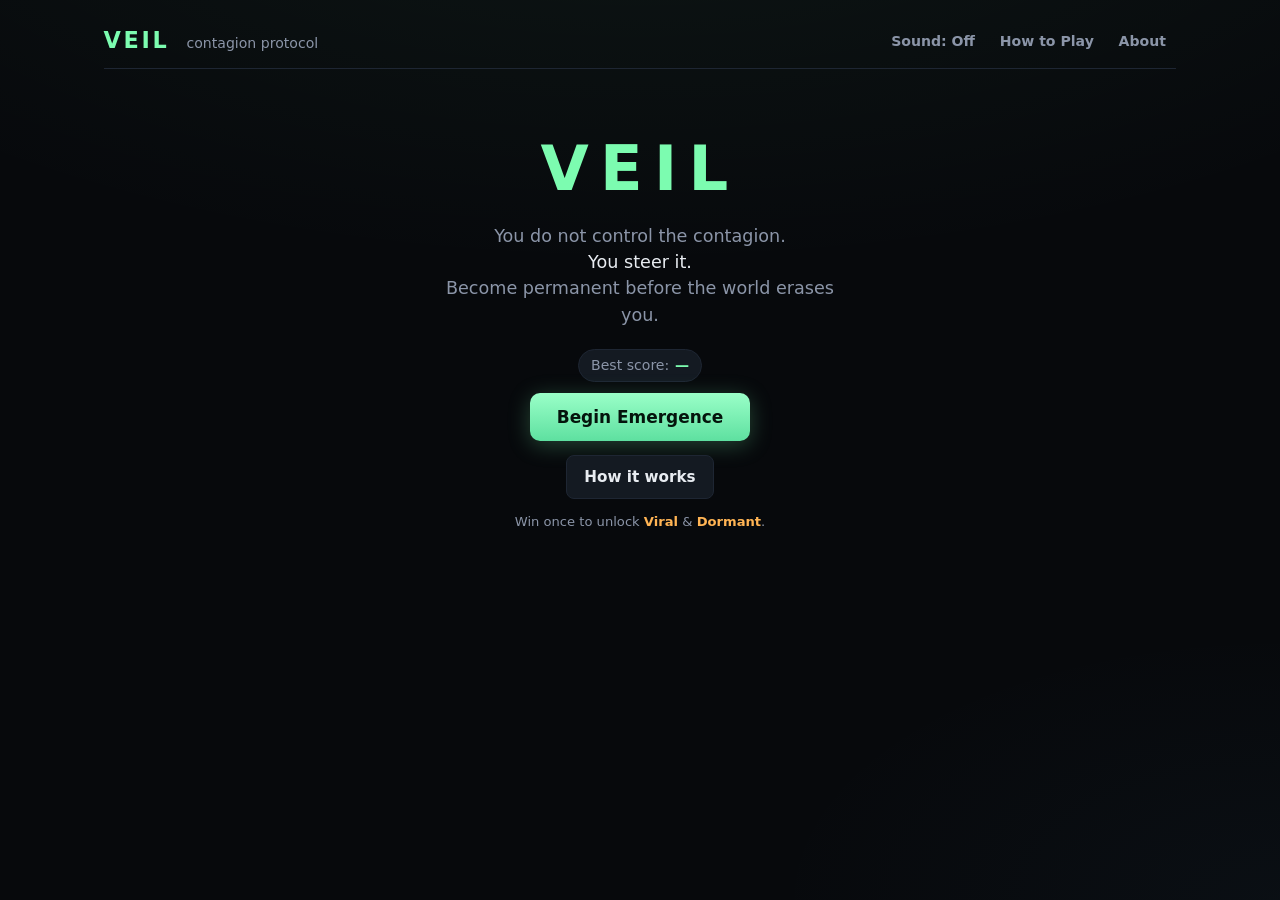
<file: veil_original.html>
<!DOCTYPE html>
<html lang="en">
<head>
<meta charset="UTF-8"/>
<meta name="viewport" content="width=device-width, initial-scale=1.0"/>
<title>VEIL — Steer the Contagion</title>
<meta name="description" content="VEIL: steer an unstable contagion. Become permanent before the world erases you."/>
<style>
:root {
  --bg:#07090c; --panel:#0e1218; --panel2:#141a22; --border:#1e2633;
  --text:#e8ecf1; --muted:#8b95a8; --accent:#7cfcb0;
  --accent-dim:rgba(124,252,176,.12); --warn:#ffb454; --danger:#ff6b6b;
  --infect:#c4f542; --detect:#5b9fd4; --cure:#e8a0bf;
  --radius:12px; --font:"Segoe UI", system-ui, -apple-system, sans-serif;
}
*{box-sizing:border-box;margin:0;padding:0}
body{
  font-family:var(--font); background:var(--bg); color:var(--text);
  min-height:100vh; font-size:16px; line-height:1.5;
  background-image:
    radial-gradient(ellipse 80% 50% at 50% -20%, rgba(124,252,176,.06), transparent),
    radial-gradient(ellipse 40% 30% at 100% 100%, rgba(91,159,212,.04), transparent);
  -webkit-tap-highlight-color:transparent;
}
button{font-family:inherit;cursor:pointer;border:none;border-radius:8px;font-weight:600;transition:transform .12s,background .12s,border-color .12s}
button:active{transform:scale(.97)}
button:disabled{opacity:.4;cursor:not-allowed;transform:none}
.shell{max-width:1100px;margin:0 auto;padding:.85rem .85rem 3rem}
.header{display:flex;justify-content:space-between;align-items:center;padding:.65rem 0;border-bottom:1px solid var(--border);margin-bottom:1.1rem;gap:.5rem;flex-wrap:wrap}
.logo{font-weight:800;font-size:1.4rem;letter-spacing:.12em;color:var(--accent)}
.logo span{color:var(--muted);font-weight:500;letter-spacing:0;font-size:.88rem;margin-left:.4rem}
.nav{display:flex;gap:.25rem;align-items:center}
.nav button{background:transparent;color:var(--muted);padding:.4rem .65rem;font-size:.88rem}
.nav button:hover{color:var(--text)}
.nav button.on{color:var(--accent)}
.screen{display:none}
.screen.active{display:block;animation:fadeIn .28s ease}
@keyframes fadeIn{from{opacity:0;transform:translateY(4px)}to{opacity:1;transform:none}}
@keyframes pulse{0%{filter:brightness(1.4)}100%{filter:brightness(1)}}
@keyframes flashRed{0%{box-shadow:inset 0 0 40px rgba(255,80,80,.25)}100%{box-shadow:none}}
@keyframes flashGreen{0%{box-shadow:inset 0 0 40px rgba(124,252,176,.2)}100%{box-shadow:none}}
body.flash-bad{animation:flashRed .5s ease}
body.flash-good{animation:flashGreen .5s ease}

.hero{text-align:center;padding:2.2rem .75rem 1.8rem}
.hero h1{font-size:clamp(2.5rem,8vw,3.9rem);font-weight:800;letter-spacing:.18em;color:var(--accent);margin-bottom:.45rem}
.hero .tag{color:var(--muted);font-size:1.1rem;max-width:420px;margin:0 auto 1.3rem}
.hero .tag em{color:var(--text);font-style:normal}
.btn-main{background:linear-gradient(180deg,#9affc8,#5ee0a0);color:#04140c;padding:.85rem 1.7rem;font-size:1.06rem;border-radius:10px;box-shadow:0 4px 22px rgba(124,252,176,.25);min-height:48px}
.btn-main:hover{filter:brightness(1.05)}
.btn-ghost{background:var(--panel2);color:var(--text);border:1px solid var(--border);padding:.6rem 1.1rem;font-size:.95rem;min-height:44px}
.btn-ghost:hover{border-color:var(--muted)}
.modes{display:flex;flex-wrap:wrap;gap:.55rem;justify-content:center;margin-top:.9rem}
.score-pill{display:inline-flex;gap:.35rem;background:var(--panel2);border:1px solid var(--border);border-radius:999px;padding:.3rem .75rem;font-size:.88rem;color:var(--muted);margin-bottom:.7rem}
.score-pill strong{color:var(--accent)}
.unlocks{font-size:.82rem;color:var(--muted);margin-top:.8rem}
.unlocks strong{color:var(--warn)}

.section-title{text-align:center;margin-bottom:.3rem;font-size:1.3rem}
.section-sub{text-align:center;color:var(--muted);font-size:.95rem;margin-bottom:.9rem}
.natures,.scenarios{display:grid;grid-template-columns:repeat(auto-fit,minmax(190px,1fr));gap:.7rem;margin:1rem 0}
.nature-card,.scenario-card{background:var(--panel);border:1px solid var(--border);border-radius:var(--radius);padding:1rem;cursor:pointer;text-align:left;transition:border-color .15s,box-shadow .15s;min-height:120px}
.nature-card:hover,.nature-card.selected,.scenario-card:hover,.scenario-card.selected{border-color:var(--accent);box-shadow:0 0 0 1px var(--accent-dim)}
.nature-card.locked{opacity:.45;cursor:not-allowed}
.nature-card h3,.scenario-card h3{font-size:1.08rem;margin-bottom:.25rem;color:var(--accent)}
.nature-card p,.scenario-card p{font-size:.86rem;color:var(--muted)}
.nature-card .stat,.scenario-card .stat{font-size:.8rem;color:var(--warn);margin-top:.4rem}

.hud{display:grid;grid-template-columns:repeat(5,1fr);gap:.4rem;margin-bottom:.65rem}
@media(max-width:700px){.hud{grid-template-columns:repeat(3,1fr)}}
@media(max-width:400px){.hud{grid-template-columns:1fr 1fr}}
.stat-box{background:var(--panel);border:1px solid var(--border);border-radius:10px;padding:.5rem .55rem;text-align:center}
.stat-box .label{font-size:.7rem;text-transform:uppercase;letter-spacing:.06em;color:var(--muted)}
.stat-box .val{font-size:1.22rem;font-weight:800;margin-top:.08rem}
.stat-box.infect .val{color:var(--infect)}
.stat-box.detect .val{color:var(--detect)}
.stat-box.cure .val{color:var(--cure)}
.stat-box.influence .val{color:var(--accent)}
.stat-box.stable .val{color:var(--warn)}

.race{display:grid;grid-template-columns:1fr 1fr;gap:.45rem;margin-bottom:.75rem}
@media(max-width:520px){.race{grid-template-columns:1fr}}
.race-item{background:var(--panel);border:1px solid var(--border);border-radius:10px;padding:.45rem .65rem}
.race-item .rl{font-size:.7rem;text-transform:uppercase;letter-spacing:.05em;color:var(--muted);margin-bottom:.25rem;display:flex;justify-content:space-between}
.race-item .rl b{color:var(--text);font-weight:700}
.race-track{height:9px;border-radius:5px;background:#1a2030;overflow:hidden}
.race-track i{display:block;height:100%;border-radius:5px;transition:width .4s ease}
.race-track.you i{background:linear-gradient(90deg,#8fd94f,var(--infect))}
.race-track.them i{background:linear-gradient(90deg,#c77b9a,var(--cure))}

.phase-blurb{font-size:.86rem;color:var(--muted);background:var(--panel);border:1px solid var(--border);border-radius:10px;padding:.48rem .7rem;margin-bottom:.6rem}
.turn-bar{display:flex;justify-content:space-between;align-items:center;flex-wrap:wrap;gap:.3rem;margin-bottom:.55rem;font-size:.9rem;color:var(--muted)}
.turn-bar strong{color:var(--text)}

.map-wrap{background:var(--panel);border:1px solid var(--border);border-radius:var(--radius);padding:.85rem;margin-bottom:.85rem}
.map-title{font-size:.78rem;color:var(--muted);text-transform:uppercase;letter-spacing:.07em;margin-bottom:.55rem}
.map-grid{display:grid;grid-template-columns:repeat(auto-fill,minmax(104px,1fr));gap:.35rem}
.region{
  border:1px solid var(--border);border-radius:8px;padding:.45rem .4rem;font-size:.78rem;cursor:pointer;
  min-height:68px;display:flex;flex-direction:column;justify-content:space-between;
  transition:border-color .15s,transform .1s,box-shadow .2s;background:#121820;
}
.region:hover{border-color:var(--muted);transform:translateY(-1px)}
.region.selected{border-color:var(--accent);box-shadow:0 0 0 1px var(--accent-dim)}
.region.origin{box-shadow:inset 0 0 0 1px rgba(124,252,176,.45)}
.region .rname{font-weight:700;font-size:.82rem;line-height:1.15}
.region .rpct{font-size:.74rem;font-weight:700;color:var(--infect)}
.region .rdet{font-size:.68rem;color:var(--detect)}
.region.lvl0{background:#121820}
.region.lvl1{background:rgba(196,245,66,.08);border-color:rgba(196,245,66,.22)}
.region.lvl2{background:rgba(196,245,66,.15);border-color:rgba(196,245,66,.38)}
.region.lvl3{background:rgba(196,245,66,.26);border-color:rgba(196,245,66,.52)}
.region.lvl4{background:rgba(196,245,66,.38);border-color:rgba(196,245,66,.68)}
.region.sealed-hard{outline:1px solid rgba(255,180,84,.55)}
.region.pulse{animation:pulse .4s ease}
.legend{font-size:.76rem;color:var(--muted);margin-top:.5rem}
.legend span{margin-right:.65rem}

.row{display:grid;grid-template-columns:1fr 1fr;gap:.85rem}
@media(max-width:720px){.row{grid-template-columns:1fr}}
.panel{background:var(--panel);border:1px solid var(--border);border-radius:var(--radius);padding:.9rem}
.panel h3{font-size:.94rem;margin-bottom:.5rem;color:var(--accent)}
.delta{font-size:.84rem;color:var(--muted);background:var(--panel2);border-radius:8px;padding:.45rem .55rem;margin-bottom:.55rem;min-height:2.5em;line-height:1.4}
.delta .up{color:var(--infect);font-weight:700}
.delta .down{color:var(--danger);font-weight:700}
.log{max-height:180px;overflow-y:auto;font-size:.86rem;color:var(--muted);-webkit-overflow-scrolling:touch}
.log div{padding:.22rem 0;border-bottom:1px solid rgba(30,38,51,.55)}
.log .good{color:var(--infect)}
.log .bad{color:var(--danger)}
.log .warn{color:var(--warn)}
.log .sys{color:var(--detect)}
.actions{display:flex;flex-wrap:wrap;gap:.45rem;margin-top:.65rem}
.actions button{background:var(--panel2);color:var(--text);border:1px solid var(--border);padding:.55rem .85rem;font-size:.88rem;min-height:44px}
.actions button:hover:not(:disabled){border-color:var(--accent);color:var(--accent)}
.actions button.primary{background:var(--accent-dim);border-color:rgba(124,252,176,.45);color:var(--accent);flex:1}
.mut-grid{display:grid;grid-template-columns:1fr 1fr;gap:.35rem}
@media(max-width:400px){.mut-grid{grid-template-columns:1fr}}
.mut-btn{background:var(--panel2);border:1px solid var(--border);border-radius:8px;padding:.55rem .6rem;text-align:left;color:var(--text);font-size:.84rem;min-height:52px}
.mut-btn:hover:not(:disabled){border-color:var(--accent)}
.mut-btn strong{display:block;color:var(--accent);font-size:.88rem;margin-bottom:.1rem}
.mut-btn span{color:var(--muted);font-size:.76rem}
.mut-btn .cost{color:var(--warn)}
.traits{display:grid;grid-template-columns:repeat(3,1fr);gap:.3rem;margin-bottom:.5rem;font-size:.78rem}
.trait{background:var(--panel2);border-radius:6px;padding:.32rem .4rem;text-align:center;color:var(--muted)}
.trait b{display:block;color:var(--text);font-size:.9rem}
.tip{font-size:.84rem;color:var(--warn);background:rgba(255,180,84,.08);border:1px solid rgba(255,180,84,.28);border-radius:8px;padding:.45rem .6rem;margin-bottom:.55rem}
.pressure{font-size:.8rem;color:var(--muted);margin-top:.35rem}
.pressure b{color:var(--text)}

.end-box{max-width:440px;margin:1.8rem auto;text-align:center;background:var(--panel);border:1px solid var(--border);border-radius:16px;padding:1.8rem 1.3rem}
.end-box h2{font-size:1.65rem;margin-bottom:.45rem}
.end-box.win h2{color:var(--accent)}
.end-box.lose h2{color:var(--danger)}
.end-box p{color:var(--muted);margin-bottom:.7rem;font-size:1rem}
.best-box{font-size:.9rem;color:var(--muted)}
.best-box strong{color:var(--accent)}
.modal-bg{position:fixed;inset:0;background:rgba(0,0,0,.78);display:flex;align-items:center;justify-content:center;z-index:50;padding:1rem}
.modal{background:var(--panel);border:1px solid var(--border);border-radius:14px;padding:1.4rem;max-width:420px;width:100%;max-height:88vh;overflow-y:auto}
.modal h2{margin-bottom:.65rem;font-size:1.25rem}
.modal p{color:var(--muted);font-size:.95rem;margin-bottom:.5rem}
.hidden{display:none!important}
.toast{position:fixed;bottom:1.1rem;left:50%;transform:translateX(-50%);background:var(--panel2);border:1px solid var(--border);color:var(--text);padding:.5rem 1rem;border-radius:10px;font-size:.9rem;z-index:100;pointer-events:none;animation:fadeIn .2s;max-width:90%}
</style>
</head>
<body>
<div class="shell">
  <header class="header">
    <div class="logo">VEIL <span>contagion protocol</span></div>
    <nav class="nav">
      <button type="button" id="btn-sound" title="Toggle sound">Sound: Off</button>
      <button type="button" id="btn-how">How to Play</button>
      <button type="button" id="btn-about">About</button>
    </nav>
  </header>

  <section class="screen active" id="screen-title">
    <div class="hero">
      <h1>VEIL</h1>
      <p class="tag">You do not control the contagion.<br><em>You steer it.</em><br>Become permanent before the world erases you.</p>
      <div class="score-pill" id="title-best">Best score: <strong>—</strong></div>
      <div><button class="btn-main" id="btn-start">Begin Emergence</button></div>
      <div class="modes"><button class="btn-ghost" id="btn-how2">How it works</button></div>
      <p class="unlocks" id="unlock-note"></p>
    </div>
  </section>

  <section class="screen" id="screen-scenario">
    <h2 class="section-title">Choose Scenario</h2>
    <p class="section-sub">Different pressures. Same organism.</p>
    <div class="scenarios" id="scenario-list"></div>
    <div style="text-align:center;margin-top:1rem">
      <button class="btn-main" id="btn-to-nature" disabled>Continue</button>
      <div style="margin-top:.7rem"><button class="btn-ghost" id="btn-back-title">Back</button></div>
    </div>
  </section>

  <section class="screen" id="screen-nature">
    <h2 class="section-title">Choose a Nature</h2>
    <p class="section-sub">Starting identity. Some unlock after your first permanence.</p>
    <div class="natures" id="nature-list"></div>
    <div style="text-align:center;margin-top:1rem">
      <button class="btn-main" id="btn-confirm-nature" disabled>Confirm Nature</button>
      <div style="margin-top:.7rem"><button class="btn-ghost" id="btn-back-scenario">Back</button></div>
    </div>
  </section>

  <section class="screen" id="screen-game">
    <div class="phase-blurb" id="phase-blurb">Emergence — the world still thinks this is ordinary noise.</div>
    <div class="turn-bar">
      <span>Cycle <strong id="turn-num">1</strong> · <span id="nature-label">—</span> · <span id="scenario-label">—</span></span>
      <span id="phase-label">Emergence</span>
    </div>
    <div class="hud">
      <div class="stat-box infect"><div class="label">Presence</div><div class="val" id="s-infect">0%</div></div>
      <div class="stat-box detect"><div class="label">Detection</div><div class="val" id="s-detect">0%</div></div>
      <div class="stat-box cure"><div class="label">Counter</div><div class="val" id="s-cure">0%</div></div>
      <div class="stat-box influence"><div class="label">Influence</div><div class="val" id="s-inf">0</div></div>
      <div class="stat-box stable"><div class="label">Stability</div><div class="val" id="s-stable">70%</div></div>
    </div>
    <div class="race">
      <div class="race-item">
        <div class="rl"><span>Your permanence</span><b id="race-you-pct">0%</b></div>
        <div class="race-track you"><i id="race-you" style="width:0%"></i></div>
      </div>
      <div class="race-item">
        <div class="rl"><span>Their countermeasure</span><b id="race-them-pct">0%</b></div>
        <div class="race-track them"><i id="race-them" style="width:0%"></i></div>
      </div>
    </div>

    <div class="map-wrap">
      <div class="map-title">World — brighter = higher presence</div>
      <div class="map-grid" id="map"></div>
      <div class="legend"><span>Tap region for detail</span><span>· Amber = sealed</span><span>· Glow = origin</span></div>
    </div>

    <div class="row">
      <div class="panel">
        <div class="tip" id="tip">1/3 — Spend Influence on a bias (or Stabilize).</div>
        <h3>Form Traits</h3>
        <div class="traits" id="traits"></div>
        <h3>Steer Mutation</h3>
        <div class="mut-grid" id="mut-actions"></div>
        <p class="pressure" id="pressure"></p>
        <div class="actions">
          <button type="button" class="primary" id="btn-advance">Advance Cycle</button>
        </div>
      </div>
      <div class="panel">
        <h3>This Cycle</h3>
        <div class="delta" id="delta">Advance to see what changes.</div>
        <h3>Signal Log</h3>
        <div class="log" id="log"></div>
      </div>
    </div>

    <div class="panel" style="margin-top:.85rem">
      <h3>Region</h3>
      <p style="color:var(--muted);font-size:.93rem" id="region-text">Select a region.</p>
    </div>
  </section>

  <section class="screen" id="screen-end">
    <div class="end-box" id="end-box">
      <h2 id="end-title">—</h2>
      <p id="end-desc"></p>
      <p style="font-size:.9rem;color:var(--muted)" id="end-stats"></p>
      <p class="best-box" id="end-score"></p>
      <button class="btn-main" id="btn-again" style="margin-top:.9rem">New Emergence</button>
    </div>
  </section>
</div>

<div class="modal-bg hidden" id="modal-how">
  <div class="modal">
    <h2>How to Play</h2>
    <p><strong style="color:var(--text)">You are the Veil.</strong> Bias mutations with Influence, then advance cycles. You never fully control the form.</p>
    <p><strong style="color:var(--text)">Win</strong> by raising permanence (top-left bar) until the world cannot erase you cheaply — or by overwhelming it.</p>
    <p><strong style="color:var(--text)">Lose</strong> if the countermeasure bar fills while you are still weak, or presence collapses.</p>
    <p>Transmission spreads. Resilience fights seals. Concealment slows detection. Surge is power with a price.</p>
    <button class="btn-main" style="width:100%;margin-top:1rem" id="close-how">Understood</button>
  </div>
</div>
<div class="modal-bg hidden" id="modal-about">
  <div class="modal">
    <h2>About VEIL</h2>
    <p>Fictional contagion strategy. Invented pathogens and events only.</p>
    <p>Not affiliated with any real disease, laboratory, or institution.</p>
    <button class="btn-main" style="width:100%;margin-top:1rem" id="close-about">Close</button>
  </div>
</div>

<script>
(function(){
"use strict";

const PHASE_TEXT={
  Emergence:"Emergence — the world still thinks this is ordinary noise.",
  Recognition:"Recognition — patterns appear. Labs start asking questions.",
  Negotiation:"Negotiation — borders harden. Science races. You are named.",
  Inheritance:"Inheritance — permanence or erasure. No middle left."
};

const SCENARIOS=[
  {id:"bloom",name:"Bloom",blurb:"Balanced world. Standard science and coordination.",stat:"Classic",detectMult:1,cureMult:1,spreadMult:1,startInf:1},
  {id:"ghost",name:"Ghost",blurb:"Stay quiet. Detection is the real enemy.",stat:"Stealth",detectMult:1.35,cureMult:0.82,spreadMult:0.88,startInf:0.85},
  {id:"iron",name:"Iron",blurb:"Hyper-competent institutions. Research is ruthless.",stat:"Hard",detectMult:1.22,cureMult:1.55,spreadMult:0.94,startInf:1},
  {id:"fire",name:"Fire",blurb:"Open dense world. Spread and panic both run hot.",stat:"Fast",detectMult:1.22,cureMult:1.18,spreadMult:1.32,startInf:1.2}
];

const NATURES=[
  {id:"spore",name:"Spore",blurb:"Environmental. Slow, stubborn, hard to burn out.",stat:"Resilient · Slow",spread:0.72,resilience:1.38,conceal:1.15,mutRate:0.8,unlock:true},
  {id:"vector",name:"Vector",blurb:"Animals and border gaps. Long unpredictable jumps.",stat:"Jumps",spread:1.14,resilience:0.92,conceal:0.95,mutRate:1.15,unlock:true},
  {id:"viral",name:"Viral",blurb:"Fast replication. High drift. Surges are loud.",stat:"Fast · Fragile",spread:1.4,resilience:0.7,conceal:0.8,mutRate:1.48,unlock:false},
  {id:"dormant",name:"Dormant",blurb:"Sleeps, then erupts when the window opens.",stat:"Quiet · Wave",spread:0.56,resilience:1.2,conceal:1.48,mutRate:0.88,unlock:false}
];

const REGIONS=[
  {id:"na_west",name:"W. North America",pop:60,climate:"temp",science:90,open:75,links:["na_east","c_amer"]},
  {id:"na_east",name:"E. North America",pop:120,climate:"temp",science:92,open:80,links:["na_west","eu_west","c_amer"]},
  {id:"c_amer",name:"Central America",pop:50,climate:"hot",science:55,open:60,links:["na_west","na_east","s_amer"]},
  {id:"s_amer",name:"South America",pop:110,climate:"hot",science:58,open:55,links:["c_amer","w_africa"]},
  {id:"eu_west",name:"Western Europe",pop:100,climate:"temp",science:95,open:85,links:["na_east","eu_east","n_africa"]},
  {id:"eu_east",name:"Eastern Europe",pop:80,climate:"cold",science:78,open:65,links:["eu_west","c_asia","mideast"]},
  {id:"n_africa",name:"North Africa",pop:70,climate:"hot",science:50,open:50,links:["eu_west","w_africa","mideast"]},
  {id:"w_africa",name:"West Africa",pop:90,climate:"hot",science:42,open:45,links:["n_africa","s_amer","e_africa"]},
  {id:"e_africa",name:"East Africa",pop:85,climate:"hot",science:40,open:48,links:["w_africa","mideast","s_asia"]},
  {id:"mideast",name:"Middle East",pop:95,climate:"hot",science:62,open:55,links:["eu_east","n_africa","e_africa","c_asia","s_asia"]},
  {id:"c_asia",name:"Central Asia",pop:55,climate:"cold",science:55,open:40,links:["eu_east","mideast","e_asia","s_asia"]},
  {id:"s_asia",name:"South Asia",pop:160,climate:"hot",science:58,open:50,links:["mideast","e_africa","c_asia","se_asia"]},
  {id:"se_asia",name:"Southeast Asia",pop:120,climate:"hot",science:60,open:70,links:["s_asia","e_asia","oceania"]},
  {id:"e_asia",name:"East Asia",pop:170,climate:"temp",science:88,open:55,links:["c_asia","se_asia","oceania"]},
  {id:"oceania",name:"Oceania",pop:40,climate:"temp",science:80,open:70,links:["se_asia","e_asia"]}
];

const MUT_OPTIONS=[
  {id:"trans",name:"Bias Transmission",cost:3,desc:"Spread faster between hosts",branch:"spread",trade:"Louder over time"},
  {id:"res",name:"Bias Resilience",cost:3,desc:"Endure seals and climate",branch:"resilience",trade:"Slightly slower spread"},
  {id:"hide",name:"Bias Concealment",cost:3,desc:"Harder to detect",branch:"conceal",trade:"Weaker surges"},
  {id:"stabilize",name:"Stabilize Form",cost:4,desc:"Reduce wild drift",branch:"stable",trade:"Spend now, safer later"},
  {id:"surge",name:"Force Surge",cost:5,desc:"Spike presence everywhere you are",branch:"surge",trade:"+Detection, −Stability"},
  {id:"seed",name:"Seed Reservoir",cost:4,desc:"Foothold in a weak region",branch:"seed",trade:"May draw local eyes"}
];

let state=null,selectedNature=null,selectedScenario=null,selectedRegion=null;
let tipStep=0, soundOn=false, audioCtx=null;

function $(id){return document.getElementById(id)}
function show(id){document.querySelectorAll(".screen").forEach(s=>s.classList.remove("active"));$(id).classList.add("active")}
function clamp(n,a,b){return Math.max(a,Math.min(b,n))}
function rnd(){return Math.random()}
function pick(arr){return arr[Math.floor(rnd()*arr.length)]}

function unlockedSet(){
  try{return new Set(JSON.parse(localStorage.getItem("veil_unlocks")||'["spore","vector"]'))}catch(e){return new Set(["spore","vector"])}
}
function unlockAllNatures(){
  try{localStorage.setItem("veil_unlocks",JSON.stringify(["spore","vector","viral","dormant"]))}catch(e){}
}
function isUnlocked(id){return unlockedSet().has(id) || NATURES.find(n=>n.id===id)?.unlock}

function loadBest(){try{return JSON.parse(localStorage.getItem("veil_best")||"null")}catch(e){return null}}
function saveBest(entry){
  const prev=loadBest();
  if(!prev||entry.score>prev.score){try{localStorage.setItem("veil_best",JSON.stringify(entry))}catch(e){}return true}
  return false;
}
function showTitleBest(){
  const b=loadBest(), el=$("title-best");
  if(!el) return;
  el.innerHTML=b?("Best score: <strong>"+b.score+"</strong> · "+b.nature+" / "+b.scenario):"Best score: <strong>—</strong>";
  const u=unlockedSet();
  const note=$("unlock-note");
  if(note) note.innerHTML=u.size>=4?"All natures unlocked.":"Win once to unlock <strong>Viral</strong> & <strong>Dormant</strong>.";
}

function calcScore(){
  if(!state) return 0;
  const pres=totalPresence();
  let s=Math.round(pres*12+infectedCount()*9+state.turn*2);
  s+=Math.round(state.traits.spread*14+state.traits.resilience*14+state.traits.conceal*12);
  if(state.won) s+=220;
  if(state.scenario.id==="iron") s=Math.round(s*1.3);
  if(state.scenario.id==="ghost"&&state.globalDetect<38) s=Math.round(s*1.25);
  if(state.cure>75&&state.won) s+=60;
  return Math.max(0,s);
}

function beep(freq, dur, type){
  if(!soundOn) return;
  try{
    if(!audioCtx) audioCtx=new (window.AudioContext||window.webkitAudioContext)();
    const o=audioCtx.createOscillator(), g=audioCtx.createGain();
    o.type=type||"sine"; o.frequency.value=freq;
    g.gain.value=0.04;
    o.connect(g); g.connect(audioCtx.destination);
    o.start();
    g.gain.exponentialRampToValueAtTime(0.001, audioCtx.currentTime+(dur||0.08));
    o.stop(audioCtx.currentTime+(dur||0.08)+0.02);
  }catch(e){}
}

function toast(msg){
  const t=document.createElement("div"); t.className="toast"; t.textContent=msg;
  document.body.appendChild(t); setTimeout(()=>t.remove(),1900);
}
function flash(kind){
  document.body.classList.remove("flash-bad","flash-good");
  void document.body.offsetWidth;
  document.body.classList.add(kind==="bad"?"flash-bad":"flash-good");
  setTimeout(()=>document.body.classList.remove("flash-bad","flash-good"),500);
}

function log(msg,cls){
  const el=$("log");
  const d=document.createElement("div");
  if(cls) d.className=cls;
  d.textContent=msg;
  el.insertBefore(d,el.firstChild);
  while(el.children.length>32) el.removeChild(el.lastChild);
}

function permanenceProgress(){
  const pres=totalPresence(), crit=criticalPresence(), regions=infectedCount();
  return clamp(pres/40*45 + crit/24*40 + regions/10*15, 0, 100);
}

function worldPressure(){
  // 0-1 how hard the world is pushing back
  return clamp((state.globalDetect/100)*0.55 + (state.cure/100)*0.45, 0, 1);
}

function initScenarioSelect(){
  const list=$("scenario-list"); list.innerHTML="";
  SCENARIOS.forEach(s=>{
    const card=document.createElement("div");
    card.className="scenario-card"+(selectedScenario===s.id?" selected":"");
    card.innerHTML=`<h3>${s.name}</h3><p>${s.blurb}</p><div class="stat">${s.stat}</div>`;
    card.onclick=()=>{selectedScenario=s.id;$("btn-to-nature").disabled=false;initScenarioSelect()};
    list.appendChild(card);
  });
}
function initNatureSelect(){
  const list=$("nature-list"); list.innerHTML="";
  NATURES.forEach(n=>{
    const locked=!isUnlocked(n.id);
    const card=document.createElement("div");
    card.className="nature-card"+(selectedNature===n.id?" selected":"")+(locked?" locked":"");
    card.innerHTML=`<h3>${n.name}${locked?" 🔒":""}</h3><p>${locked?"Win a run to unlock.":n.blurb}</p><div class="stat">${n.stat}</div>`;
    if(!locked) card.onclick=()=>{selectedNature=n.id;$("btn-confirm-nature").disabled=false;initNatureSelect()};
    list.appendChild(card);
  });
}

function regionName(id){const r=state.regions.find(x=>x.id===id);return r?r.name:id}
function totalPresence(){let w=0,t=0;state.regions.forEach(r=>{w+=r.inf*r.pop;t+=r.pop});return t?w/t:0}
function criticalPresence(){
  let score=0;
  state.regions.forEach(r=>{score+=(r.inf/100)*((r.science/100)*0.5+(r.open/100)*0.3+0.2)});
  return score/state.regions.length*100;
}
function infectedCount(){return state.regions.filter(r=>r.inf>1).length}
function lvl(inf){if(inf<=0.5)return 0;if(inf<8)return 1;if(inf<22)return 2;if(inf<45)return 3;return 4}

function setTip(){
  const tip=$("tip");
  if(!tip) return;
  if(tipStep===0){ tip.style.display="block"; tip.textContent="1/3 — Spend Influence on a bias (Transmission, Resilience, or Concealment)."; }
  else if(tipStep===1){ tip.style.display="block"; tip.textContent="2/3 — Advance Cycle to spread. Watch the two bars at the top."; }
  else if(tipStep===2){ tip.style.display="block"; tip.textContent="3/3 — If Detection rises, invest in Concealment or Resilience — or Surge before they finish."; }
  else tip.style.display="none";
}

function newGame(){
  const nature=NATURES.find(n=>n.id===selectedNature)||NATURES[0];
  const scenario=SCENARIOS.find(s=>s.id===selectedScenario)||SCENARIOS[0];
  const startId=pick(REGIONS).id;
  const base=(11+rnd()*7)*scenario.startInf;
  state={
    turn:1,nature,scenario,influence:7,globalDetect:0,cure:0,
    traits:{spread:nature.spread,resilience:nature.resilience,conceal:nature.conceal},
    stability:0.74,phase:"Emergence",
    regions:REGIONS.map(r=>({...r,inf:r.id===startId?base:0,det:0,sealed:0})),
    origin:startId,dead:false,won:false,mutCount:0
  };
  selectedRegion=startId; tipStep=0; setTip();
  $("nature-label").textContent=nature.name;
  $("scenario-label").textContent=scenario.name;
  $("log").innerHTML="";
  log("Scenario: "+scenario.name+".","sys");
  log("Pattern active in "+regionName(startId)+".","sys");
  log("You steer. You do not command.","sys");
  $("delta").textContent="Advance to see what changes.";
  beep(220,0.06); renderAll(); show("screen-game");
}

function renderAll(){
  const pres=totalPresence(), perm=permanenceProgress(), press=worldPressure();
  $("s-infect").textContent=Math.round(pres)+"%";
  $("s-detect").textContent=Math.round(state.globalDetect)+"%";
  $("s-cure").textContent=Math.round(state.cure)+"%";
  $("s-inf").textContent=Math.floor(state.influence);
  $("s-stable").textContent=Math.round(state.stability*100)+"%";
  $("turn-num").textContent=state.turn;
  $("phase-label").textContent=state.phase;
  $("phase-blurb").textContent=PHASE_TEXT[state.phase]||state.phase;
  $("race-you").style.width=perm.toFixed(1)+"%";
  $("race-you-pct").textContent=Math.round(perm)+"%";
  $("race-them").style.width=clamp(state.cure,0,100).toFixed(1)+"%";
  $("race-them-pct").textContent=Math.round(state.cure)+"%";
  $("traits").innerHTML=`
    <div class="trait">Transmission<b>${state.traits.spread.toFixed(2)}</b></div>
    <div class="trait">Resilience<b>${state.traits.resilience.toFixed(2)}</b></div>
    <div class="trait">Concealment<b>${state.traits.conceal.toFixed(2)}</b></div>`;
  const pr=$("pressure");
  if(pr){
    const label=press<0.2?"Calm":press<0.45?"Aware":press<0.7?"Mobilized":"All-out response";
    pr.innerHTML=`World pressure: <b>${label}</b> (${Math.round(press*100)}%) — research and seals scale with this.`;
  }

  const map=$("map"); map.innerHTML="";
  state.regions.forEach(r=>{
    const div=document.createElement("div");
    div.className="region lvl"+lvl(r.inf)
      +(r.id===selectedRegion?" selected":"")
      +(r.id===state.origin?" origin":"")
      +(r.sealed>40?" sealed-hard":"");
    div.innerHTML=`<div class="rname">${r.name}</div><div>
      <div class="rpct">${r.inf<0.5?"—":r.inf.toFixed(0)+"%"}</div>
      <div class="rdet">${r.det>2?"det "+r.det.toFixed(0)+"%":""}</div></div>`;
    div.onclick=()=>{selectedRegion=r.id;renderAll()};
    map.appendChild(div);
  });

  const sel=state.regions.find(r=>r.id===selectedRegion);
  if(sel){
    $("region-text").innerHTML=`<strong style="color:var(--text)">${sel.name}</strong><br>
      Presence <strong style="color:var(--infect)">${sel.inf.toFixed(1)}%</strong>
      · Detection <strong style="color:var(--detect)">${sel.det.toFixed(1)}%</strong><br>
      Science ${sel.science} · Openness ${sel.open} · ${sel.climate}<br>
      Routes: ${sel.links.map(regionName).join(", ")}<br>
      ${sel.sealed>0?`<span style="color:var(--warn)">Sealed ${sel.sealed.toFixed(0)}</span>`:"Open corridors"}`;
  }

  const mut=$("mut-actions"); mut.innerHTML="";
  MUT_OPTIONS.forEach(m=>{
    const b=document.createElement("button");
    b.className="mut-btn"; b.disabled=state.influence<m.cost;
    b.innerHTML=`<strong>${m.name}</strong><span>${m.desc}<br><span class="cost">${m.cost} inf</span> · ${m.trade}</span>`;
    b.onclick=()=>applyMut(m);
    mut.appendChild(b);
  });
}

function applyMut(m){
  if(!state||state.influence<m.cost) return;
  state.influence-=m.cost; state.mutCount++;
  if(tipStep===0){ tipStep=1; setTip(); }

  if(m.branch==="spread"){
    state.traits.spread+=0.15+rnd()*0.09;
    state.traits.conceal=clamp(state.traits.conceal-0.03,0.35,2.8);
    log("Transmission bias — movement up, slightly louder.","good"); toast("Transmission ↑"); beep(440,0.05);
  } else if(m.branch==="resilience"){
    state.traits.resilience+=0.15+rnd()*0.09;
    state.traits.spread=clamp(state.traits.spread-0.03,0.35,2.8);
    log("Resilience bias — harder to purge, a bit slower.","good"); toast("Resilience ↑"); beep(392,0.05);
  } else if(m.branch==="conceal"){
    state.traits.conceal+=0.15+rnd()*0.09;
    log("Concealment bias — quieter expression.","good"); toast("Concealment ↑"); beep(523,0.05);
  } else if(m.branch==="stable"){
    state.stability=clamp(state.stability+0.22,0.2,1);
    log("Stabilized. Drift suppressed.","sys"); toast("Stability ↑"); beep(330,0.06);
  } else if(m.branch==="surge"){
    state.regions.forEach(r=>{ if(r.inf>1) r.inf=clamp(r.inf+6+rnd()*8,0,100); });
    state.globalDetect=clamp(state.globalDetect+8+rnd()*9,0,100);
    state.stability=clamp(state.stability-0.18,0.12,1);
    log("Surge forced. Presence and attention spike.","warn"); toast("Surge"); beep(200,0.1,"square"); flash("good");
  } else if(m.branch==="seed"){
    const weak=state.regions.filter(r=>r.inf<12).sort((a,b)=>a.inf-b.inf);
    const target=weak[0]||pick(state.regions);
    target.inf=clamp(target.inf+7+rnd()*5,0,100);
    if(rnd()<0.35) target.det=clamp(target.det+8,0,100);
    log("Reservoir seeded in "+target.name+".","good"); toast("Seeded "+target.name); beep(494,0.05);
  }

  if(rnd()>state.stability){
    const drift=pick(["spread","resilience","conceal"]);
    state.traits[drift]=clamp(state.traits[drift]+(rnd()-0.38)*0.14,0.35,2.8);
    log("Uncontrolled drift — "+drift+".","warn"); beep(160,0.08,"triangle");
  }
  renderAll();
}

function advanceCycle(){
  if(!state||state.dead||state.won) return;
  if(tipStep===1){ tipStep=2; setTip(); }
  else if(tipStep===2&&state.turn>=3){ tipStep=3; setTip(); }

  const n=state.nature, sc=state.scenario, press=worldPressure();
  const prevPres=totalPresence(), prevDet=state.globalDetect, prevCure=state.cure, prevInf=infectedCount();
  const grew=[];

  // Tension: higher world pressure → stronger seals & research, slightly harsher on loud forms
  const loudPenalty=clamp((state.traits.spread-0.8)*0.08,0,0.2);

  state.regions.forEach(r=>{
    if(r.inf<=0) return;
    const climateMod=(r.climate==="hot"&&n.id==="spore")?1.14:(r.climate==="cold"&&n.id==="viral")?0.82:1;
    const localGrowth=r.inf*0.09*n.spread*state.traits.spread*sc.spreadMult*(r.open/100)*climateMod*(0.78+rnd()*0.5);
    const resist=(r.sealed/100)*(0.5+press*0.35);
    r.inf=clamp(r.inf+localGrowth*(1-resist)*(0.52+state.traits.resilience*0.36),0,100);
    r.links.forEach(lid=>{
      const other=state.regions.find(x=>x.id===lid); if(!other) return;
      const jump=(r.inf/100)*(other.open/100)*2.4*n.spread*state.traits.spread*sc.spreadMult*rnd();
      if(jump>0.28&&other.inf<95){
        const ob=other.inf; other.inf=clamp(other.inf+jump,0,100);
        if(ob<1&&other.inf>=1) grew.push(other.name);
      }
    });
  });

  if(n.id==="vector"&&rnd()<0.3){
    const infected=state.regions.filter(r=>r.inf>5), targets=state.regions.filter(r=>r.inf<5);
    if(infected.length&&targets.length){
      const t=pick(targets); t.inf=clamp(t.inf+5+rnd()*6,0,100);
      log("Vector jump → "+t.name+".","good"); grew.push(t.name); beep(600,0.04);
    }
  }
  if(n.id==="dormant"&&state.turn>5&&state.turn%4===0){
    state.regions.forEach(r=>{ if(r.inf>2) r.inf=clamp(r.inf+7+rnd()*10,0,100); });
    log("Dormant wave.","warn"); flash("good"); beep(180,0.12,"square");
  }

  let detectGain=0;
  state.regions.forEach(r=>{
    if(r.inf<=0) return;
    const visibility=(r.inf/100)*(1.22-state.traits.conceal*0.32+loudPenalty)*(r.science/100);
    r.det=clamp(r.det+visibility*9.5*sc.detectMult*(0.55+rnd()),0,100);
    detectGain+=r.det*(r.science/100)*0.024;
  });
  state.globalDetect=clamp(state.globalDetect+detectGain*sc.detectMult*(0.9+rnd()*0.4)*(1+press*0.15),0,100);

  if(state.globalDetect>8){
    state.regions.forEach(r=>{
      if(r.det>15) r.sealed=clamp(r.sealed+(r.science/100)*5.5*(state.globalDetect/100)*(0.7+press*0.5),0,94);
    });
  }
  if(state.globalDetect>12){
    const research=state.regions.reduce((s,r)=>s+(r.science/100)*(r.det/100)*0.45,0);
    const cureGain=research*sc.cureMult*(0.65+rnd()*0.4)*(1+press*0.35)*(1-state.traits.resilience*0.15);
    state.cure=clamp(state.cure+cureGain,0,100);
  }

  const pres=totalPresence();
  state.influence+=2.5+pres/18+(state.globalDetect>25?1.3:0)+infectedCount()*0.12;

  // Events scale with pressure
  if(rnd()<0.2+press*0.15){
    pick([
      ()=>{state.globalDetect=clamp(state.globalDetect+7,0,100);log("International bulletin.","bad");beep(140,0.1,"sawtooth");flash("bad")},
      ()=>{state.cure=clamp(state.cure+5,0,100);log("Research accelerated.","bad");beep(150,0.08,"sawtooth")},
      ()=>{const pool=state.regions.filter(x=>x.inf>1);const r=pick(pool.length?pool:state.regions);r.inf=clamp(r.inf+8,0,100);log("Cluster — "+r.name+".","good");grew.push(r.name)},
      ()=>{state.stability=clamp(state.stability-0.11,0.12,1);log("Stability slips.","warn")},
      ()=>{state.regions.forEach(r=>{if(r.sealed>8)r.sealed=clamp(r.sealed-8,0,90)});log("Containment fatigue.","good")},
      ()=>{const q=state.regions.filter(r=>r.inf>3&&r.det<20);if(q.length){const r=pick(q);r.det=clamp(r.det+16,0,100);log("Clinician flag — "+r.name+".","bad")}else log("Noise only.","sys")},
      ()=>{state.traits.conceal=clamp(state.traits.conceal+0.08,0.35,2.8);log("Expression softens.","good")}
    ])();
  }

  if(rnd()>state.stability*(2.1-n.mutRate)){
    const k=pick(["spread","resilience","conceal"]);
    state.traits[k]=clamp(state.traits[k]+(rnd()-0.4)*0.14,0.35,2.8);
    log("Background mutation — "+k+".","sys");
  }
  if(state.globalDetect>35) state.stability=clamp(state.stability-0.02-press*0.01,0.12,1);

  if(state.globalDetect<11) state.phase="Emergence";
  else if(state.globalDetect<36) state.phase="Recognition";
  else if(state.cure<50) state.phase="Negotiation";
  else state.phase="Inheritance";

  state.turn++;

  const dPres=pres-prevPres, dDet=state.globalDetect-prevDet, dCure=state.cure-prevCure, dReg=infectedCount()-prevInf;
  const bits=[];
  bits.push(`Presence <span class="${dPres>=0?"up":"down"}">${dPres>=0?"+":""}${dPres.toFixed(1)}%</span>`);
  bits.push(`Detect <span class="${dDet>0.4?"down":""}">${dDet>=0?"+":""}${dDet.toFixed(1)}</span>`);
  bits.push(`Counter <span class="${dCure>0.3?"down":""}">${dCure>=0?"+":""}${dCure.toFixed(1)}</span>`);
  if(dReg>0) bits.push(`<strong>+${dReg} region${dReg>1?"s":""}</strong>`);
  if(grew.length) bits.push(grew.filter((v,i,a)=>a.indexOf(v)===i).slice(0,3).join(", "));
  $("delta").innerHTML=bits.join(" · ");
  beep(280,0.03);

  const crit=criticalPresence(), fireNeed=sc.id==="fire"?68:74;
  if(state.cure>=100&&pres<50){ endGame(false,"Countermeasures finished while you were still containable. Erased."); return; }
  if(pres<0.3&&state.turn>5){ endGame(false,"Presence collapsed. No reservoirs left."); return; }
  if(crit>=23&&pres>=36&&state.turn>=9&&(sc.id!=="ghost"||state.globalDetect<60)){
    endGame(true,"Embedded deep enough. Removing you costs more than coexistence. Permanence."); return;
  }
  if(pres>=fireNeed&&state.globalDetect>=42){ endGame(true,"Global presence undeniable. Institutions crack. You remain."); return; }
  if(sc.id==="ghost"&&pres>=34&&state.globalDetect<33&&state.turn>=11){
    endGame(true,"Quiet inheritance. They live with you and never fully map you."); return;
  }
  if(state.turn>46){
    if(pres>=28) endGame(true,"Time beat coordination. You are a permanent fact.");
    else endGame(false,"Long campaign drained every reservoir.");
    return;
  }

  log("— Cycle "+state.turn+" —","sys");
  renderAll();
  if(grew.length){
    requestAnimationFrame(()=>{
      document.querySelectorAll(".region").forEach(node=>{
        const name=node.querySelector(".rname")?.textContent;
        if(name&&grew.includes(name)){ node.classList.add("pulse"); setTimeout(()=>node.classList.remove("pulse"),380); }
      });
    });
  }
}

function endGame(win,text){
  state.won=win; state.dead=!win;
  if(win){ unlockAllNatures(); flash("good"); beep(523,0.15); setTimeout(()=>beep(659,0.15),120); }
  else { flash("bad"); beep(110,0.2,"sawtooth"); }
  const score=calcScore();
  const entry={score,nature:state.nature.name,scenario:state.scenario.name,presence:Math.round(totalPresence()),turn:state.turn,win};
  const isBest=saveBest(entry);
  $("end-box").className="end-box "+(win?"win":"lose");
  $("end-title").textContent=win?"Permanence":"Erasure";
  $("end-desc").textContent=text;
  $("end-stats").textContent=`Cycles ${state.turn} · Presence ${Math.round(totalPresence())}% · Detection ${Math.round(state.globalDetect)}% · Counter ${Math.round(state.cure)}% · ${infectedCount()}/15 regions · ${state.nature.name} / ${state.scenario.name}`;
  $("end-score").innerHTML="Score: <strong>"+score+"</strong>"+(isBest?" · New best":"")+(win?" · Natures unlocked":"");
  showTitleBest(); show("screen-end");
}

$("btn-start").onclick=()=>{selectedScenario=null;selectedNature=null;$("btn-to-nature").disabled=true;$("btn-confirm-nature").disabled=true;initScenarioSelect();show("screen-scenario")};
$("btn-to-nature").onclick=()=>{initNatureSelect();show("screen-nature")};
$("btn-confirm-nature").onclick=()=>newGame();
$("btn-back-title").onclick=()=>show("screen-title");
$("btn-back-scenario").onclick=()=>show("screen-scenario");
$("btn-advance").onclick=()=>advanceCycle();
$("btn-again").onclick=()=>{showTitleBest();show("screen-title")};
$("btn-how").onclick=$("btn-how2").onclick=()=>$("modal-how").classList.remove("hidden");
$("btn-about").onclick=()=>$("modal-about").classList.remove("hidden");
$("close-how").onclick=()=>$("modal-how").classList.add("hidden");
$("close-about").onclick=()=>$("modal-about").classList.add("hidden");
$("btn-sound").onclick=()=>{
  soundOn=!soundOn;
  $("btn-sound").textContent=soundOn?"Sound: On":"Sound: Off";
  $("btn-sound").classList.toggle("on",soundOn);
  if(soundOn) beep(440,0.06);
};
document.addEventListener("keydown",e=>{
  if((e.code==="Space"||e.key==="Enter")&&$("screen-game").classList.contains("active")&&state&&!state.dead&&!state.won){
    e.preventDefault(); advanceCycle();
  }
});
showTitleBest();
})();
</script>
</body>
</html>
</file>
